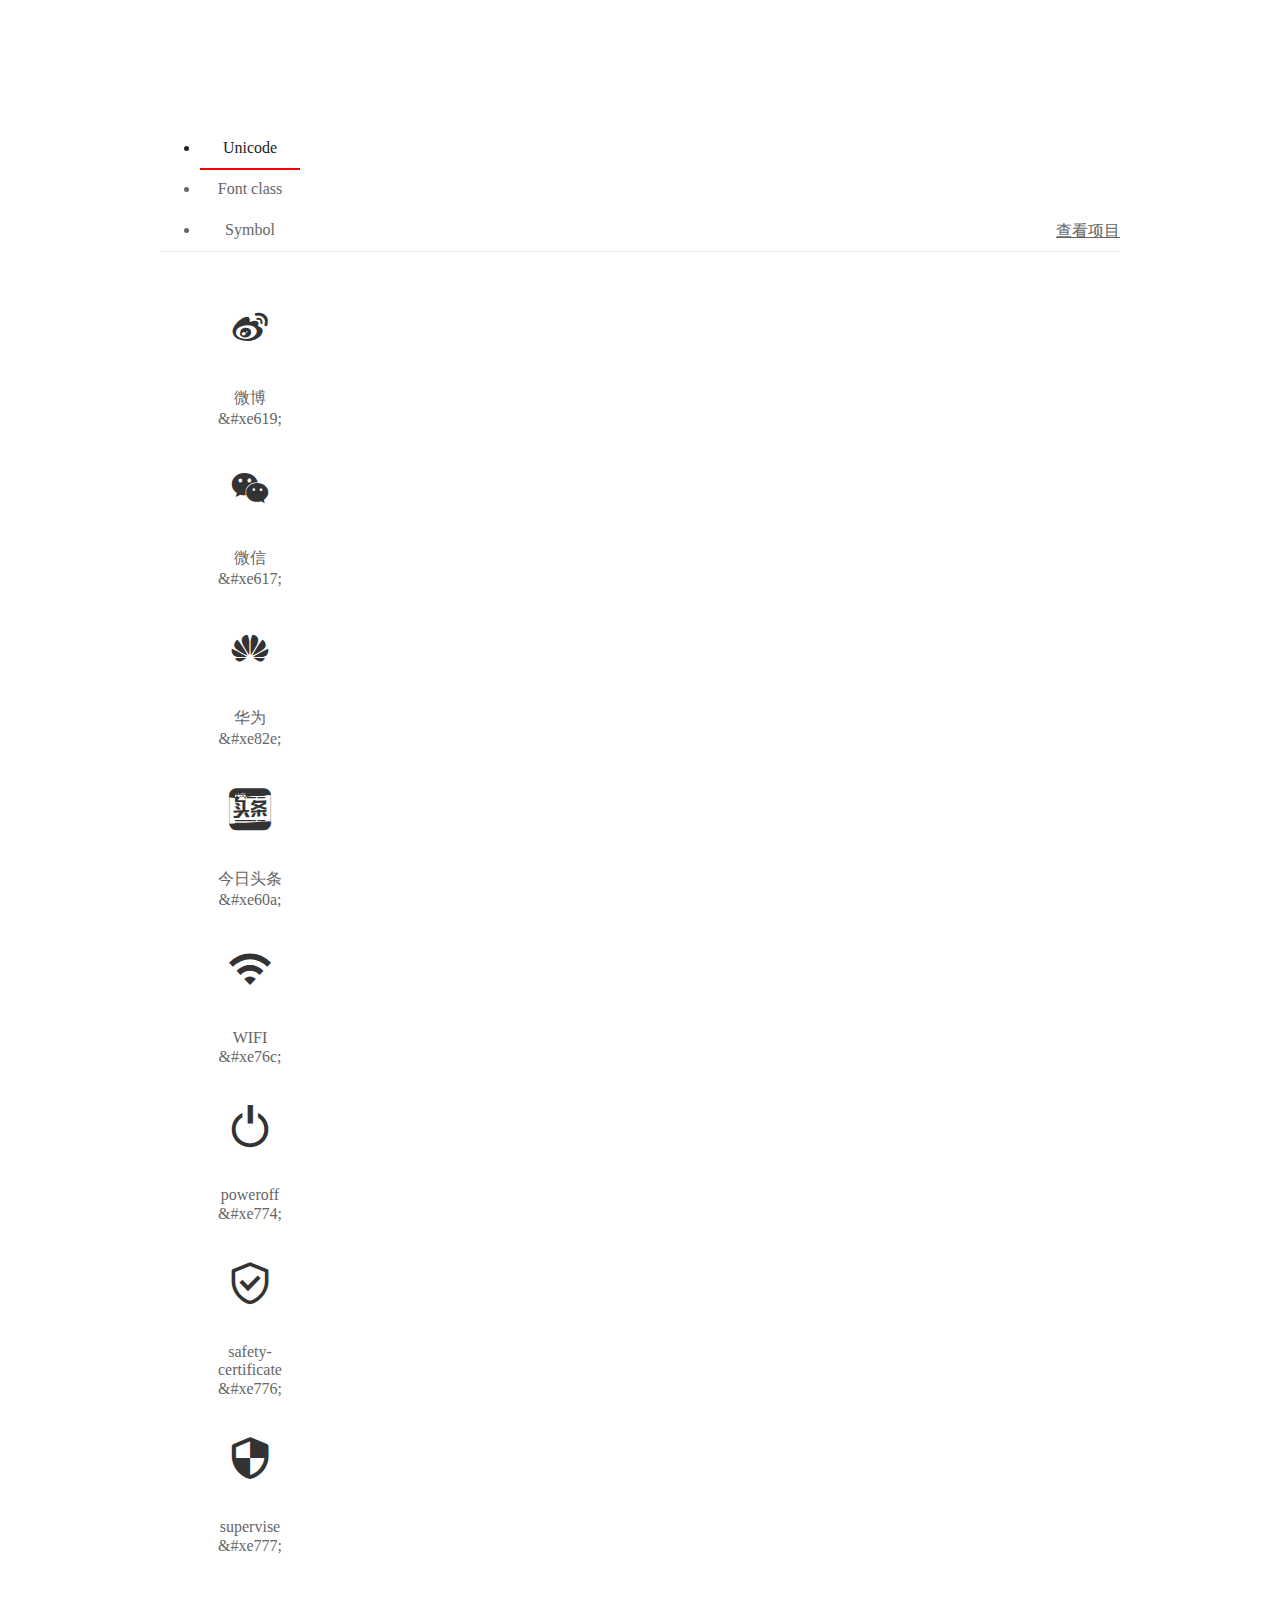
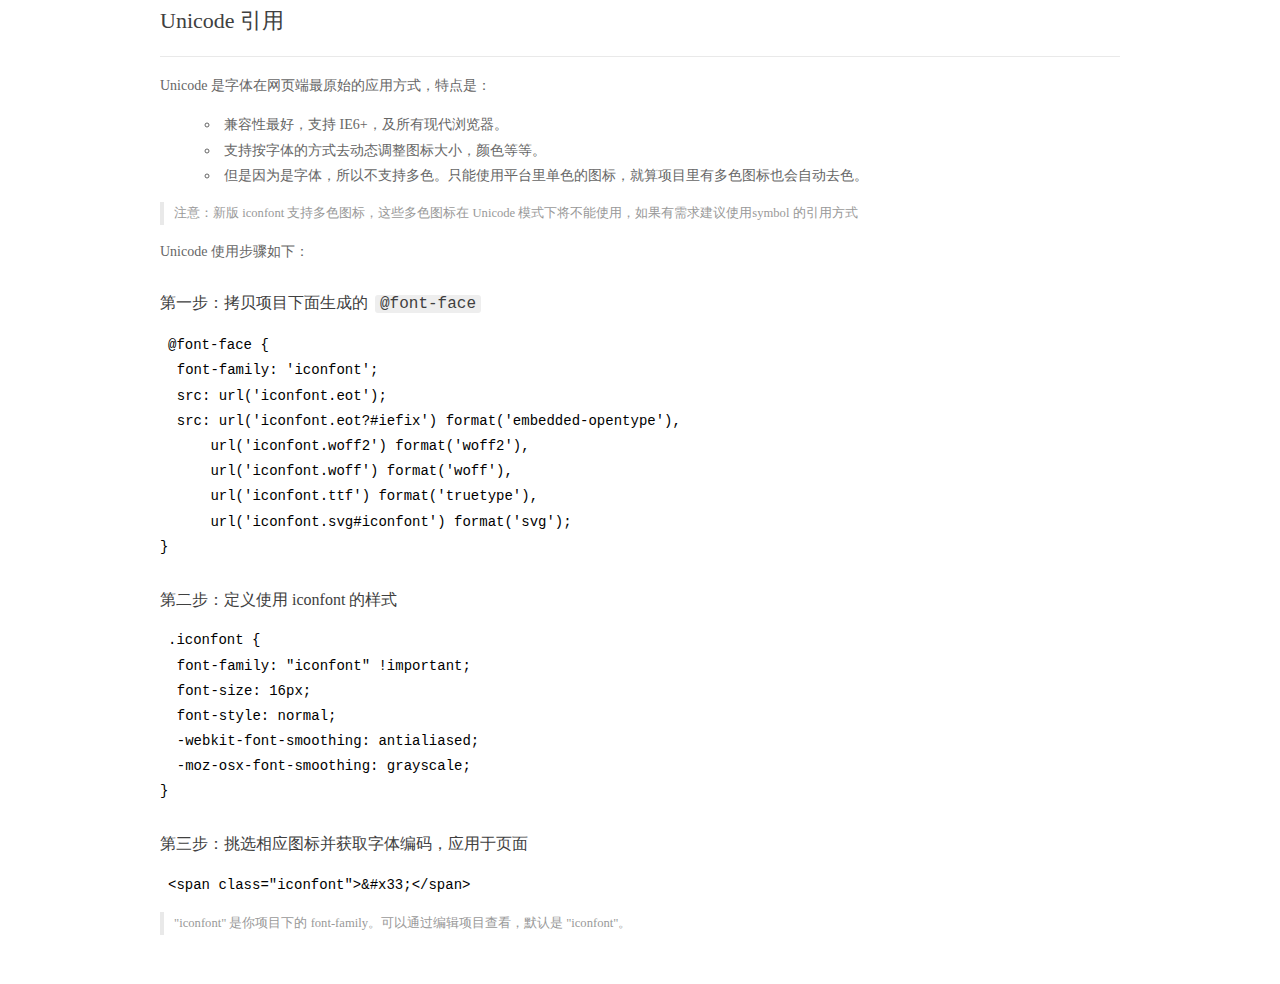
<file: font_1311539_0vfcvlvqyze/demo_index.html>
<!DOCTYPE html>
<html>
<head>
  <meta charset="utf-8"/>
  <title>IconFont Demo</title>
  <link rel="shortcut icon" href="https://gtms04.alicdn.com/tps/i4/TB1_oz6GVXXXXaFXpXXJDFnIXXX-64-64.ico" type="image/x-icon"/>
  <link rel="stylesheet" href="https://g.alicdn.com/thx/cube/1.3.2/cube.min.css">
  <link rel="stylesheet" href="demo.css">
  <link rel="stylesheet" href="iconfont.css">
  <script src="iconfont.js"></script>
  <!-- jQuery -->
  <script src="https://a1.alicdn.com/oss/uploads/2018/12/26/7bfddb60-08e8-11e9-9b04-53e73bb6408b.js"></script>
  <!-- 代码高亮 -->
  <script src="https://a1.alicdn.com/oss/uploads/2018/12/26/a3f714d0-08e6-11e9-8a15-ebf944d7534c.js"></script>
</head>
<body>
  <div class="main">
    <h1 class="logo"><a href="https://www.iconfont.cn/" title="iconfont 首页" target="_blank">&#xe86b;</a></h1>
    <div class="nav-tabs">
      <ul id="tabs" class="dib-box">
        <li class="dib active"><span>Unicode</span></li>
        <li class="dib"><span>Font class</span></li>
        <li class="dib"><span>Symbol</span></li>
      </ul>
      
      <a href="https://www.iconfont.cn/manage/index?manage_type=myprojects&projectId=1311539" target="_blank" class="nav-more">查看项目</a>
      
    </div>
    <div class="tab-container">
      <div class="content unicode" style="display: block;">
          <ul class="icon_lists dib-box">
          
            <li class="dib">
              <span class="icon iconfont">&#xe619;</span>
                <div class="name">微博</div>
                <div class="code-name">&amp;#xe619;</div>
              </li>
          
            <li class="dib">
              <span class="icon iconfont">&#xe617;</span>
                <div class="name">微信</div>
                <div class="code-name">&amp;#xe617;</div>
              </li>
          
            <li class="dib">
              <span class="icon iconfont">&#xe82e;</span>
                <div class="name">华为</div>
                <div class="code-name">&amp;#xe82e;</div>
              </li>
          
            <li class="dib">
              <span class="icon iconfont">&#xe60a;</span>
                <div class="name">今日头条</div>
                <div class="code-name">&amp;#xe60a;</div>
              </li>
          
            <li class="dib">
              <span class="icon iconfont">&#xe76c;</span>
                <div class="name">WIFI</div>
                <div class="code-name">&amp;#xe76c;</div>
              </li>
          
            <li class="dib">
              <span class="icon iconfont">&#xe774;</span>
                <div class="name">poweroff</div>
                <div class="code-name">&amp;#xe774;</div>
              </li>
          
            <li class="dib">
              <span class="icon iconfont">&#xe776;</span>
                <div class="name">safety-certificate</div>
                <div class="code-name">&amp;#xe776;</div>
              </li>
          
            <li class="dib">
              <span class="icon iconfont">&#xe777;</span>
                <div class="name">supervise</div>
                <div class="code-name">&amp;#xe777;</div>
              </li>
          
          </ul>
          <div class="article markdown">
          <h2 id="unicode-">Unicode 引用</h2>
          <hr>

          <p>Unicode 是字体在网页端最原始的应用方式，特点是：</p>
          <ul>
            <li>兼容性最好，支持 IE6+，及所有现代浏览器。</li>
            <li>支持按字体的方式去动态调整图标大小，颜色等等。</li>
            <li>但是因为是字体，所以不支持多色。只能使用平台里单色的图标，就算项目里有多色图标也会自动去色。</li>
          </ul>
          <blockquote>
            <p>注意：新版 iconfont 支持多色图标，这些多色图标在 Unicode 模式下将不能使用，如果有需求建议使用symbol 的引用方式</p>
          </blockquote>
          <p>Unicode 使用步骤如下：</p>
          <h3 id="-font-face">第一步：拷贝项目下面生成的 <code>@font-face</code></h3>
<pre><code class="language-css"
>@font-face {
  font-family: 'iconfont';
  src: url('iconfont.eot');
  src: url('iconfont.eot?#iefix') format('embedded-opentype'),
      url('iconfont.woff2') format('woff2'),
      url('iconfont.woff') format('woff'),
      url('iconfont.ttf') format('truetype'),
      url('iconfont.svg#iconfont') format('svg');
}
</code></pre>
          <h3 id="-iconfont-">第二步：定义使用 iconfont 的样式</h3>
<pre><code class="language-css"
>.iconfont {
  font-family: "iconfont" !important;
  font-size: 16px;
  font-style: normal;
  -webkit-font-smoothing: antialiased;
  -moz-osx-font-smoothing: grayscale;
}
</code></pre>
          <h3 id="-">第三步：挑选相应图标并获取字体编码，应用于页面</h3>
<pre>
<code class="language-html"
>&lt;span class="iconfont"&gt;&amp;#x33;&lt;/span&gt;
</code></pre>
          <blockquote>
            <p>"iconfont" 是你项目下的 font-family。可以通过编辑项目查看，默认是 "iconfont"。</p>
          </blockquote>
          </div>
      </div>
      <div class="content font-class">
        <ul class="icon_lists dib-box">
          
          <li class="dib">
            <span class="icon iconfont icon-weibo"></span>
            <div class="name">
              微博
            </div>
            <div class="code-name">.icon-weibo
            </div>
          </li>
          
          <li class="dib">
            <span class="icon iconfont icon-weixin"></span>
            <div class="name">
              微信
            </div>
            <div class="code-name">.icon-weixin
            </div>
          </li>
          
          <li class="dib">
            <span class="icon iconfont icon-huawei"></span>
            <div class="name">
              华为
            </div>
            <div class="code-name">.icon-huawei
            </div>
          </li>
          
          <li class="dib">
            <span class="icon iconfont icon-icon-test"></span>
            <div class="name">
              今日头条
            </div>
            <div class="code-name">.icon-icon-test
            </div>
          </li>
          
          <li class="dib">
            <span class="icon iconfont icon-WIFI"></span>
            <div class="name">
              WIFI
            </div>
            <div class="code-name">.icon-WIFI
            </div>
          </li>
          
          <li class="dib">
            <span class="icon iconfont icon-poweroff"></span>
            <div class="name">
              poweroff
            </div>
            <div class="code-name">.icon-poweroff
            </div>
          </li>
          
          <li class="dib">
            <span class="icon iconfont icon-safety-certificate"></span>
            <div class="name">
              safety-certificate
            </div>
            <div class="code-name">.icon-safety-certificate
            </div>
          </li>
          
          <li class="dib">
            <span class="icon iconfont icon-supervise"></span>
            <div class="name">
              supervise
            </div>
            <div class="code-name">.icon-supervise
            </div>
          </li>
          
        </ul>
        <div class="article markdown">
        <h2 id="font-class-">font-class 引用</h2>
        <hr>

        <p>font-class 是 Unicode 使用方式的一种变种，主要是解决 Unicode 书写不直观，语意不明确的问题。</p>
        <p>与 Unicode 使用方式相比，具有如下特点：</p>
        <ul>
          <li>兼容性良好，支持 IE8+，及所有现代浏览器。</li>
          <li>相比于 Unicode 语意明确，书写更直观。可以很容易分辨这个 icon 是什么。</li>
          <li>因为使用 class 来定义图标，所以当要替换图标时，只需要修改 class 里面的 Unicode 引用。</li>
          <li>不过因为本质上还是使用的字体，所以多色图标还是不支持的。</li>
        </ul>
        <p>使用步骤如下：</p>
        <h3 id="-fontclass-">第一步：引入项目下面生成的 fontclass 代码：</h3>
<pre><code class="language-html">&lt;link rel="stylesheet" href="./iconfont.css"&gt;
</code></pre>
        <h3 id="-">第二步：挑选相应图标并获取类名，应用于页面：</h3>
<pre><code class="language-html">&lt;span class="iconfont icon-xxx"&gt;&lt;/span&gt;
</code></pre>
        <blockquote>
          <p>"
            iconfont" 是你项目下的 font-family。可以通过编辑项目查看，默认是 "iconfont"。</p>
        </blockquote>
      </div>
      </div>
      <div class="content symbol">
          <ul class="icon_lists dib-box">
          
            <li class="dib">
                <svg class="icon svg-icon" aria-hidden="true">
                  <use xlink:href="#icon-weibo"></use>
                </svg>
                <div class="name">微博</div>
                <div class="code-name">#icon-weibo</div>
            </li>
          
            <li class="dib">
                <svg class="icon svg-icon" aria-hidden="true">
                  <use xlink:href="#icon-weixin"></use>
                </svg>
                <div class="name">微信</div>
                <div class="code-name">#icon-weixin</div>
            </li>
          
            <li class="dib">
                <svg class="icon svg-icon" aria-hidden="true">
                  <use xlink:href="#icon-huawei"></use>
                </svg>
                <div class="name">华为</div>
                <div class="code-name">#icon-huawei</div>
            </li>
          
            <li class="dib">
                <svg class="icon svg-icon" aria-hidden="true">
                  <use xlink:href="#icon-icon-test"></use>
                </svg>
                <div class="name">今日头条</div>
                <div class="code-name">#icon-icon-test</div>
            </li>
          
            <li class="dib">
                <svg class="icon svg-icon" aria-hidden="true">
                  <use xlink:href="#icon-WIFI"></use>
                </svg>
                <div class="name">WIFI</div>
                <div class="code-name">#icon-WIFI</div>
            </li>
          
            <li class="dib">
                <svg class="icon svg-icon" aria-hidden="true">
                  <use xlink:href="#icon-poweroff"></use>
                </svg>
                <div class="name">poweroff</div>
                <div class="code-name">#icon-poweroff</div>
            </li>
          
            <li class="dib">
                <svg class="icon svg-icon" aria-hidden="true">
                  <use xlink:href="#icon-safety-certificate"></use>
                </svg>
                <div class="name">safety-certificate</div>
                <div class="code-name">#icon-safety-certificate</div>
            </li>
          
            <li class="dib">
                <svg class="icon svg-icon" aria-hidden="true">
                  <use xlink:href="#icon-supervise"></use>
                </svg>
                <div class="name">supervise</div>
                <div class="code-name">#icon-supervise</div>
            </li>
          
          </ul>
          <div class="article markdown">
          <h2 id="symbol-">Symbol 引用</h2>
          <hr>

          <p>这是一种全新的使用方式，应该说这才是未来的主流，也是平台目前推荐的用法。相关介绍可以参考这篇<a href="">文章</a>
            这种用法其实是做了一个 SVG 的集合，与另外两种相比具有如下特点：</p>
          <ul>
            <li>支持多色图标了，不再受单色限制。</li>
            <li>通过一些技巧，支持像字体那样，通过 <code>font-size</code>, <code>color</code> 来调整样式。</li>
            <li>兼容性较差，支持 IE9+，及现代浏览器。</li>
            <li>浏览器渲染 SVG 的性能一般，还不如 png。</li>
          </ul>
          <p>使用步骤如下：</p>
          <h3 id="-symbol-">第一步：引入项目下面生成的 symbol 代码：</h3>
<pre><code class="language-html">&lt;script src="./iconfont.js"&gt;&lt;/script&gt;
</code></pre>
          <h3 id="-css-">第二步：加入通用 CSS 代码（引入一次就行）：</h3>
<pre><code class="language-html">&lt;style&gt;
.icon {
  width: 1em;
  height: 1em;
  vertical-align: -0.15em;
  fill: currentColor;
  overflow: hidden;
}
&lt;/style&gt;
</code></pre>
          <h3 id="-">第三步：挑选相应图标并获取类名，应用于页面：</h3>
<pre><code class="language-html">&lt;svg class="icon" aria-hidden="true"&gt;
  &lt;use xlink:href="#icon-xxx"&gt;&lt;/use&gt;
&lt;/svg&gt;
</code></pre>
          </div>
      </div>

    </div>
  </div>
  <script>
  $(document).ready(function () {
      $('.tab-container .content:first').show()

      $('#tabs li').click(function (e) {
        var tabContent = $('.tab-container .content')
        var index = $(this).index()

        if ($(this).hasClass('active')) {
          return
        } else {
          $('#tabs li').removeClass('active')
          $(this).addClass('active')

          tabContent.hide().eq(index).fadeIn()
        }
      })
    })
  </script>
</body>
</html>
</file>
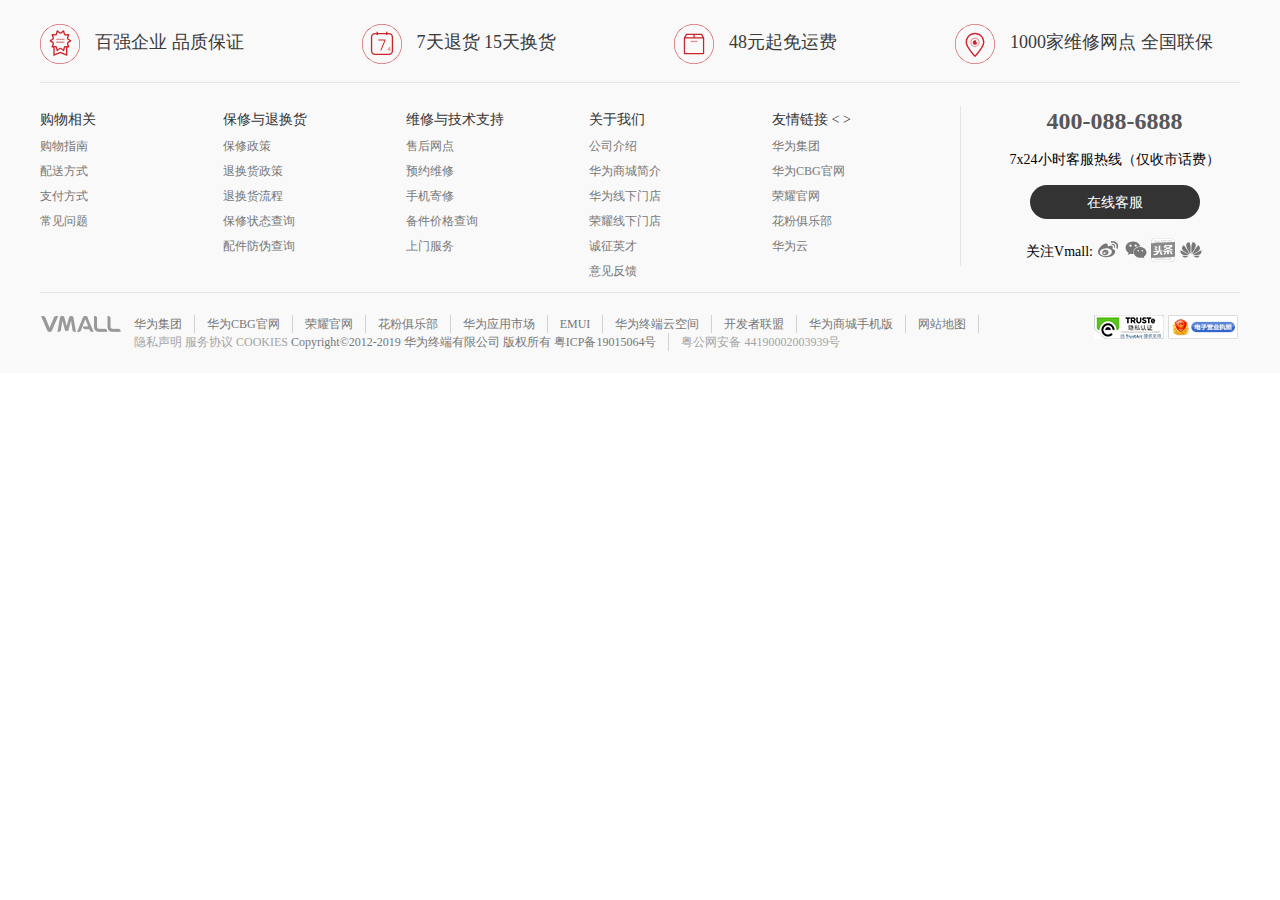
<file: html/bottom.html>
<!DOCTYPE html>
<html lang="en">
<head>
	<meta charset="UTF-8">
	<title>底部</title>
	<link rel="stylesheet" type="text/css" href="../css/page_bottom.css"/>
	<script src="../font_1311539_0vfcvlvqyze/iconfont.js"></script>
	<script src="../js/jquery-1.11.1.min.js"></script>
	<script src="../js/page_bottom.js"></script>
	<style>
		.icon {
		  width: 1em;
		  height: 1em;
		  vertical-align: -0.15em;
		  fill: currentColor;
		  overflow: hidden;
		}
		.icon-wechat:hover{
			color: lightgreen;
		}
		.icon-toutiao:hover{
			color: rgba(0, 0, 0,0.3);
		}

	</style>
</head>
<body>
	<div class="slogan-container">
		<div class="slogan">
			<ul class="clearfix">
				<li><a href="#"><span class="slogan-icon1"></span>百强企业 品质保证</a></li>
				<li><a href="#"><span class="slogan-icon2"></span>7天退货 15天换货</a></li>
				<li><a href="#"><span class="slogan-icon3"></span>48元起免运费</a></li>
				<li><a href="#"><span class="slogan-icon4"></span>1000家维修网点 全国联保</a></li>
			</ul>
		</div>
	</div>
	<div class="service-container">
		<div class="service clearfix">
			<div class="service-left">
				<dl>
					<dt>
						<p class="title">购物相关</p>
					</dt>
					<dd>
						<ol>
							 <li><a href="">购物指南</a></li>
		                     <li><a href="#">配送方式</a></li>
		                     <li><a href="#">支付方式</a></li>
		                     <li><a href="#">常见问题</a></li>
						</ol>
					</dd>
				</dl>
				<dl>
					<dt>
						<p class="title">保修与退换货</p>
					</dt>
					 <dd>
	                     <ol>
	                        <li><a href="#">保修政策</a></li>
	                        <li><a href="#">退换货政策</a></li>
	                        <li><a href="#">退换货流程</a></li>
	                        <li><a href="#">保修状态查询</a></li>
	                        <li><a href="#">配件防伪查询</a></li>
	                    </ol>
                	</dd>
				</dl>
				<dl>
					<dt>
						<p class="title">维修与技术支持</p>
					</dt>
					<dd>
						<ol>
							<li><a href="">售后网点</a></li>
							<li><a href="">预约维修</a></li>
							<li><a href="">手机寄修</a></li>
							<li><a href="">备件价格查询</a></li>
							<li><a href="">上门服务</a></li>
						</ol>
					</dd>
				</dl>
				<dl>
					<dt>
						<p class="title">关于我们</p>
					</dt>
					<dd>
						<ol>
							<li><a href="">公司介绍</a></li>
							<li><a href="">华为商城简介</a></li>
							<li><a href="">华为线下门店</a></li>
							<li><a href="">荣耀线下门店</a></li>
							<li><a href="">诚征英才</a></li>
							<li><a href="">意见反馈</a></li>
						</ol>
					</dd>
				</dl>
				<dl class="link-dl">
					<dt>
						<p class="title">
							友情链接
							<span id="left">&lt;</span>
							<span id="right">&gt;</span>
						</p>
					</dt>
					<dd class="link-dd clearfix">
						<ol>
							<li><a>华为集团</a></li>
							<li><a>华为CBG官网</a></li>
							<li><a>荣耀官网</a></li>
							<li><a>花粉俱乐部</a></li>
							<li><a>华为云</a></li>
						</ol>
						<ol>
							<li><a href="#">华为手机</a></li>
							<li><a href="#">优购物官网</a></li>
							<li><a href="#">智能电视</a></li>
							<li><a href="#">UC浏览器</a></li>
						</ol>
						<ol>
							<li><a href="">酷狗音乐</a></li>
							<li><a href="">百信手机网</a></li>
							<li><a href="">卡宝宝网</a></li>
							<li><a href="">多特软件下载</a></li>
						</ol>
					</dd>
				</dl>
			</div>
			<div class="service-right">
				<dl>
					<dt>400-088-6888</dt>
					<dd>7x24小时客服热线（仅收市话费）</dd>
					<dd><button>在线客服</button></dd>
					<dd class="focus-icon">关注Vmall:
						<a href="#">
							<svg class="icon" aria-hidden="true">
							  <use xlink:href="#icon-weibo"></use>
							</svg>
						</a>
						<a href="#" class="wechat-qrcode">
							<svg class="icon icon-wechat" aria-hidden="true">
							  <use xlink:href="#icon-weixin"></use>
							</svg>
							<span class="under-qrcode-box">
								<img src="../img/bottomImg/vmall-qrcode2.jpg" alt="qrcode" class="under-qrcode">
							</span>	
						</a>
						<a href="#">
							<svg class="icon icon-toutiao" aria-hidden="true">
							  <use xlink:href="#icon-icon-test"></use>
							</svg>
						</a>
						<a href="#">
							<svg class="icon" aria-hidden="true">
							  <use xlink:href="#icon-huawei"></use>
							</svg>
						</a>
					</dd>
				</dl>
			</div>
		</div>
	</div>
	<div class="footer-container">
		<div class="footer clearfix">
			<img src="../img/bottomImg/v-mall-logo.png" alt="" class="bottom-logo"/>
			<ul>
				<li>华为集团</li>
				<li>华为CBG官网</li>
				<li>荣耀官网</li>
				<li>花粉俱乐部</li>
				<li>华为应用市场</li>
				<li>EMUI</li>
				<li>华为终端云空间</li>
				<li>开发者联盟</li>
				<li>华为商城手机版</li>
				<li>网站地图</li>
				<li>
					<p>
						<a href="#">隐私声明</a>
						<a href="#"> 服务协议</a>
						<a href="#"> COOKIES</a>
						<span class="copyright">Copyright&copy;2012-2019 华为终端有限公司 版权所有 粤ICP备19015064号
						</span>
					</p>
				</li>
				<li>
					<a href="#">粤公网安备 44190002003939号</a>
				</li>
			</ul>
				<img src="../img/bottomImg/bottom-r1.jpg" alt="" class="bottom-right"/>
				<img src="../img/bottomImg/v-mall-r2.png" alt="" class="bottom-right"/>
		</div>
	</div>
	<script>
		var a = document.querySelector('.wechat-qrcode');
		a.onmouseover=function(){
			this.children[1].style.display = 'block';
		}
		a.onmouseout=function(){
			this.children[1].style.display = 'none';
		}
	</script>
</body>
</html>
</file>
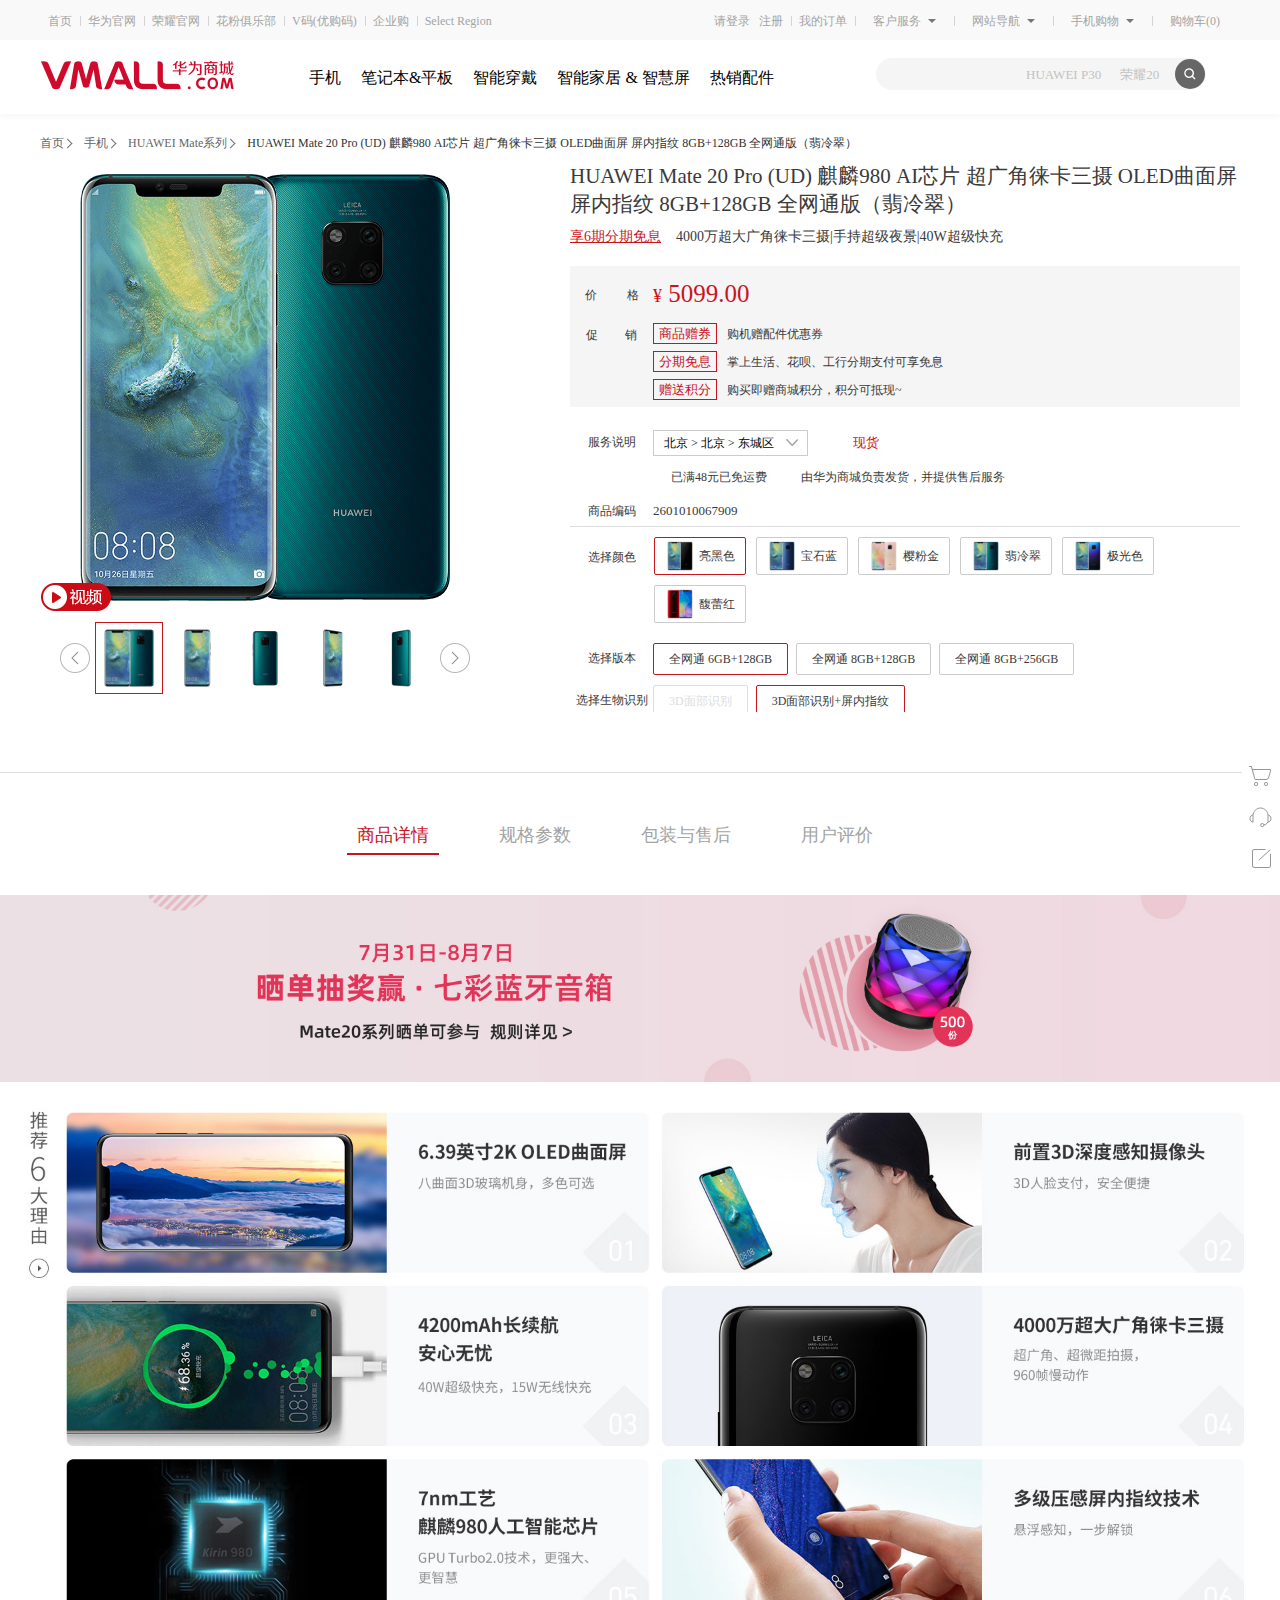
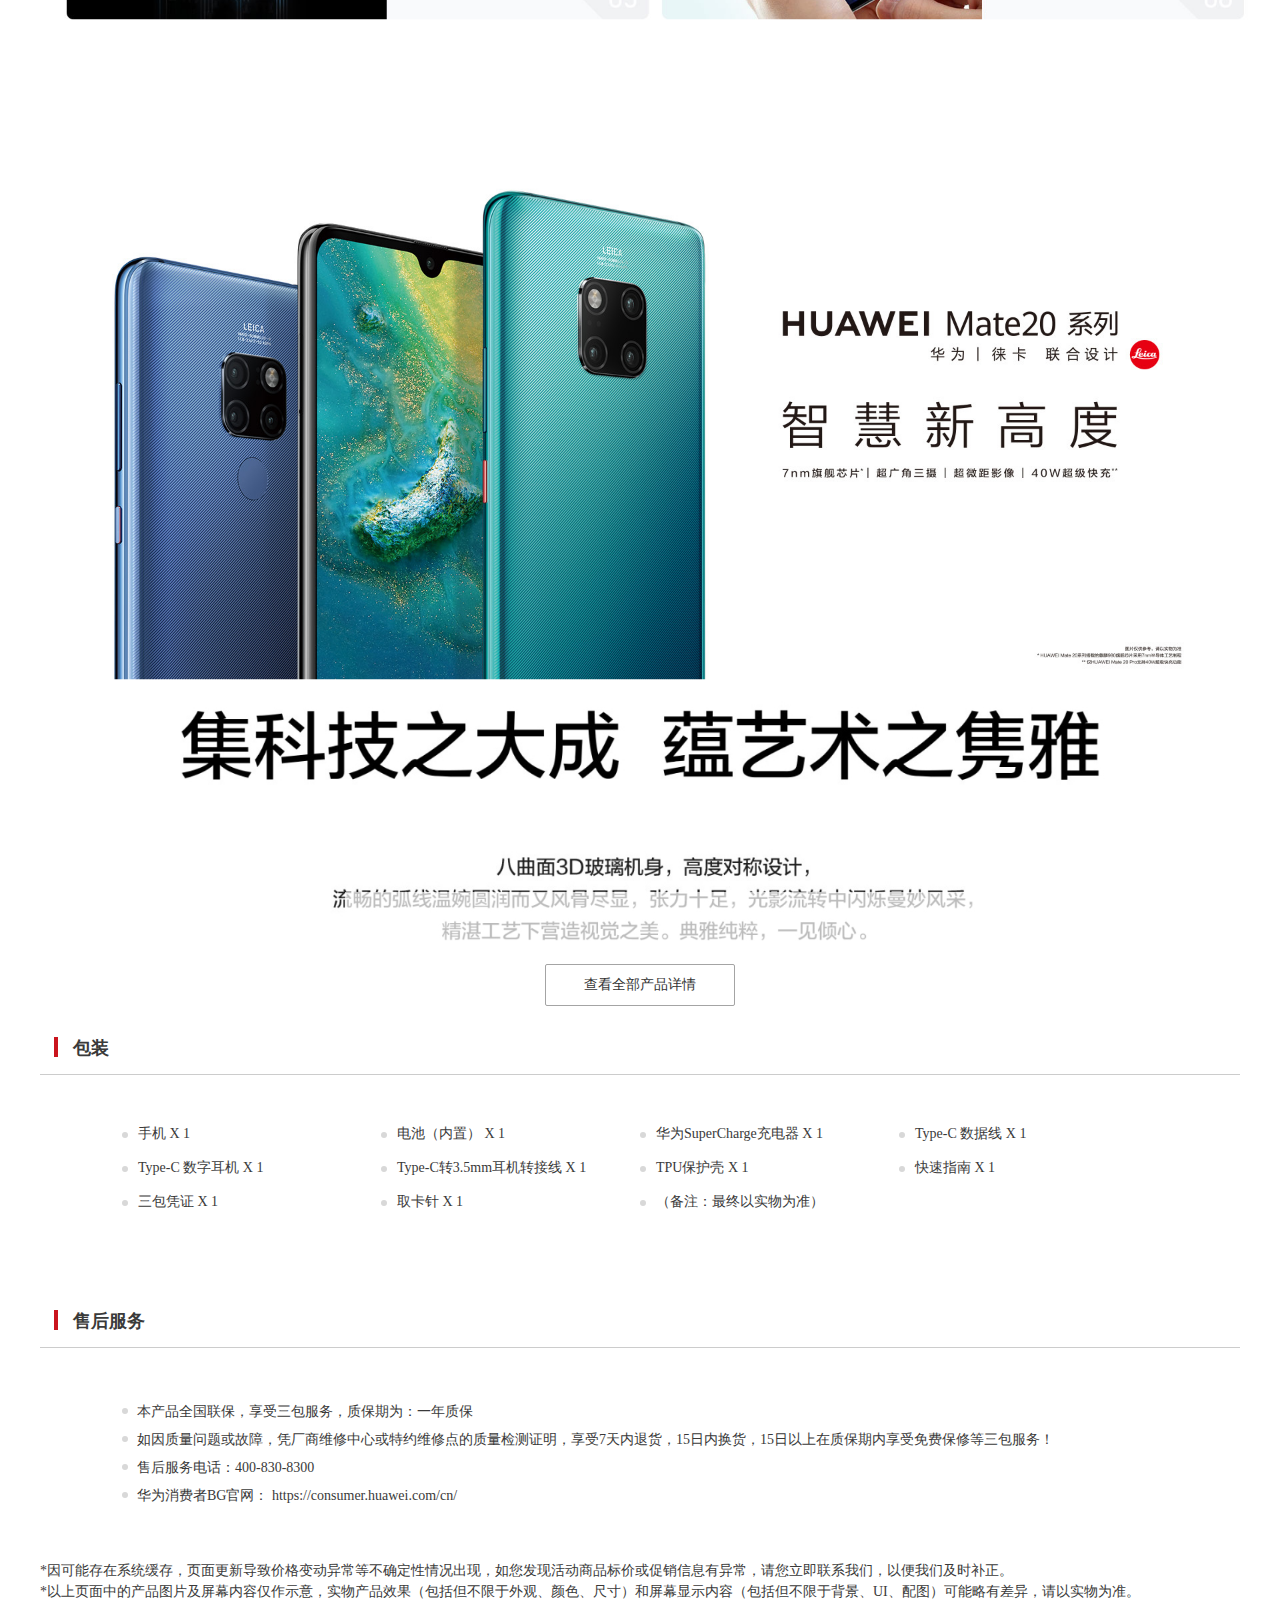
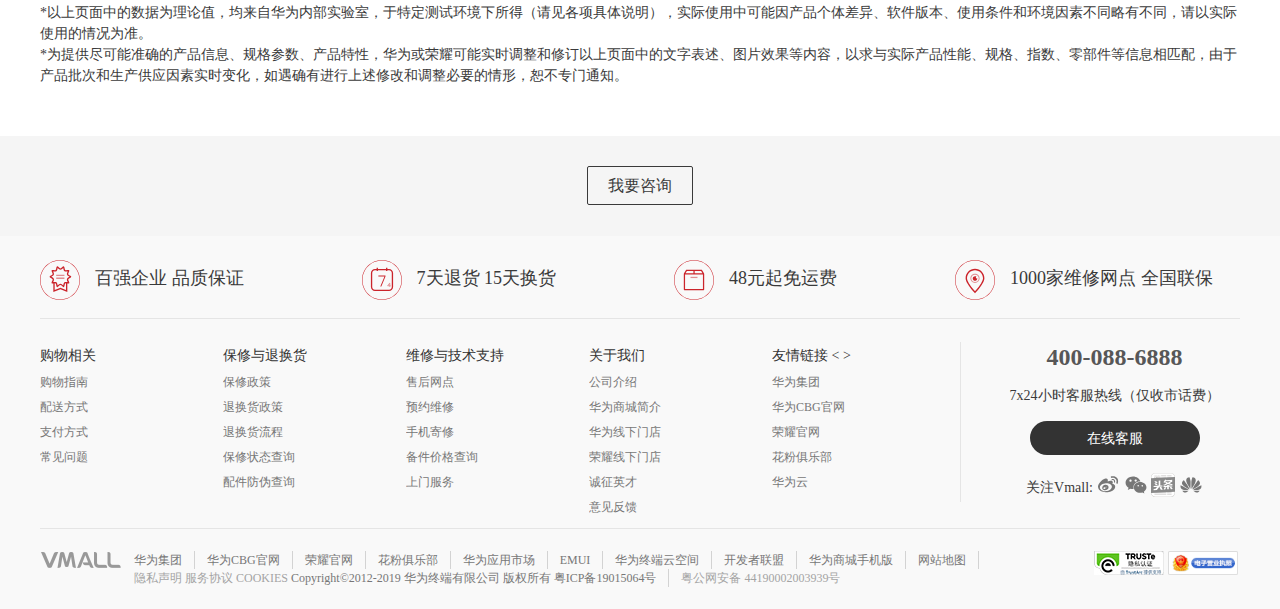
<file: html/goodsInfo.html>
<!DOCTYPE html>
<html lang="en">
    <head>
        <meta charset="UTF-8">
        <meta name="viewport" content="width=device-width, initial-scale=1.0">
        <meta http-equiv="X-UA-Compatible" content="ie=edge">
        <title> 【HUAWEI Mate 20 Pro】价格_参数_图片_怎么样 - 华为商城</title>
        <link rel="icon" href="../img/favicon.ico">
        <link rel="stylesheet" href="../css/style-vip.css">
        <link rel="stylesheet" href="../css/style-xq.css">
        <script src="../js/jquery-1.11.1.min.js"></script>
        <script src="../js/goods_info.js"></script>
        <script src="../js/page_bottom.js"></script>
        <link rel="stylesheet" href="../css/page_bottom.css">
        <script src="../font_1311539_0vfcvlvqyze/iconfont.js"></script>
    
    </head>
    <body>
        <header>
            <div class="shortcuts">
                <div class="layout">
                    <div class="shor_left">
                        <ul>
                            <li><a href="../index.html">首页</a></li>
                            <li><a href="#">华为官网</a></li>
                            <li><a href="#">荣耀官网</a></li>
                            <li><a href="#">花粉俱乐部</a></li>
                            <li><a href="#">V码(优购码)</a></li>
                            <li><a href="#">企业购</a></li>
                            <li><a href="#"> Select Region</a></li>
                        </ul>
                    </div>
                    <div class="shor_right">
                            <ul>
                                    <li><a href="login.html">  请登录 </a> <a href="register.html">&nbsp;&nbsp;注册</a></li>
                                    <li><a href="order.html">我的订单</a></li>
                                    <li><div class="s-dropdown"><div class="h"><a href="#" class="icon_dropdown">客户服务</a></div><div class="b">
                                        <div class="dropdown-more">
                                            <dl>
                                                <dt><a href="help_index.html">帮助中心</a></dt>
                                                <dt><a href="#">联系客服</a></dt>
                                            </dl>
                                        </div>
                                    </div></div></li>
                                    <li><div class="s-dropdown"><div class="h"><a href="#" class="icon_dropdown">网站导航</a></div><div class="b">
                                        <div class="dropdown-navs">
                                        <div class="dropdown-navs-icon">
                                            <a href="../index.html">商城首页</a>
                                        </div>
                                        <p><br /></p>
                                
                                            <dl>
                                                <dt>频道</dt>
                                                <dd>
                                                    <div class="item"><a href="vmallHuawei.html">华为专区</a></div>
                                                    <div class="item"><a href="#">荣耀专区 </a></div>
                                                    <div class="item"><a href="#">企业购</a></div>
                                                </dd>
                                            </dl>
                            
                                        
                                    
                                            <dl>
                                                <dt>产品</dt>
                                                <dd>
                                                    <div class="item"><a href="vmallList36.html">手机</a></div>
                                                    <div class="item"><a href="#">智能家居 </a></div>
                                                    <div class="item"><a href="#">平板&笔记本</a></div>
                                                    <div class="item"><a href="#">通用配件</a></div>
                                                    <div class="item"><a href="#">智能穿戴</a></div>
                                                    <div class="item"><a href="#">专属配件</a></div>
                                                    
                                                </dd>
                                            </dl>
                                
                                    
                        
                                            <dl>
                                                <dt>增值服务</dt>
                                                <dd>
                                                    <div class="item"><a href="recycle.html">以旧换新 </a></div>
                                                    <div class="item"><a href="#">礼品包装</a></div>
                                                    <div class="item"><a href="#">补购保障</a></div>
                                                    <div class="item"><a href="#">99元换电池</a></div>
                                                </dd>
                                            </dl>
                                
                        
                                            <dl>
                                                <dt>会员</dt>
                                                <dd>
                                                    <div class="item"><a href="vip_index.html">会员频道</a></div>
                    
                                                </dd>
                                            </dl>     
                                        </div>
                                    </div></div></li>
                                    <li><div class="s-dropdown"><div class="h"><a href="#" class="icon_dropdown">手机购物</a></div><div class="b">
                                        <div class="dropdown-code">
                                            <a href="#" class="rwm"><img src="../img/fei_img/rwm.jpg" alt="" width="90"></a>
                                            <div  class="cod-info">
                                                <h2>华为商城APP</h2>
                                                <p class="red">
                                                    新人专享好礼
                                                    <br>
                                                    最高5000积分
                                                </p>
                                                <span class="icon-andrid"></span>
                                            </div>
                                        </div>
                                        
                                        <div class="clear"></div>
                                        <hr>
                                        <div class="dropdown-code">
                                            <a href="#" class="rwm"><img src="../img/fei_img/rwm1.jpg" alt="" width="90"></a>
                                            <div  class="cod-info">
                                                <h2>华为商城公众号</h2>
                                                <p class="red">
                                                    微信扫一扫
                                                </p>
                                                <span class="icon-wechat"></span>
                                            </div>
                                        </div>
                                        <div class="clear"></div>
                                        <hr>
                                        <div class="dropdown-code">
                                            <a href="#" class="rwm"><img src="../img/fei_img/rwm2.jpg" alt="" width="90"></a>
                                            <div  class="cod-info">
                                                <h2>微信小程序</h2>
                                                <p class="red">
                                                    微信扫一扫
                                                </p>
                                                <span class="icon-wechat"></span>
                                            </div>
                                        </div>
                                        <div class="clear"></div>
                                    </div></li>
                                    
                                    <li><div class="s-dropdown"><div class="h"><a href="shopcart.html">购物车(0)</a></div><div class="b">
                                        <div class="dropdown-minicart">
                                            <p><span class="icon-minicart"></span></p>
                                            <p>您的购物车是空的，赶紧选购吧~</p>
                                        </div>
                                    </div></div></li>
                            </ul>
                    </div>
                    <div class="clear" ></div>
                </div>
            </div>
            <div class="nav-home" >
                <div class="layout clear">
                    <div class="left">
                        <div class="logo">
                            <img src="../img/fei_img/x9a6U8WW0bhrA7u0FIlY.png"width='205' height="36"  alt="">
                        </div>
                        <div class="naver">
                            <ul class="clearfix">
                                <ul class="naver-list">
                                <li class="naver-list-li"><a href="vmallList36.html" class="naver-list-a">手机</a>
                                    <div class=" naver-info">
                                            <div class="layout-naver-top">
                                            <div class="naver-top">
                                                <a href="javascript:;">全部手机</a>
                                                <a href="#" class="jiao"></a>
                                                <a href="#">荣耀</a>
                                                <a href="#">HUAWEI P系列</a>
                                                <a href="#">HUAWEI Mate系列</a>
                                                <a href="#">荣耀畅玩系列</a>
                                                <a href="#">HUAWEI nova系列</a>
                                                <a href="#">华为畅享系列</a>
                                                <a href="#">HUAWEI 麦芒系列</a>
                                                <a href="#">移动4G+专区</a>
                                            </div>
                                            <div class="naver-content">
                                                <ul class="naver-content-list">
                                                    <li>
                                                        <a href="#">
                                                            <p ><img src="../img/fei_img/naver-content-img.png" alt=""></p>
                                                            <p>HUAWEI nova 5i Pro</p>
                                                            <p class="red">¥2199</p>
                                                        </a>
                                                    </li>
                                                    <li>
                                                        <a href="#">
                                                            <p ><img src="../img/fei_img/naver-content-img1.png" alt=""></p>
                                                            <p>荣耀9X</p>
                                                            <p class="red">¥1399</p>
                                                        </a>
                                                    </li>
                                                    <li>
                                                        <a href="#">
                                                            <p ><img src="../img/fei_img/naver-content-img2.png" alt=""></p>
                                                            <p>HUAWEI P30 Pro</p>
                                                            <p class="red">¥5488</p>
                                                        </a>
                                                    </li>
                                                    <li>
                                                        <a href="#">
                                                            <p ><img src="../img/fei_img/naver-content-img3.png" alt=""></p>
                                                            <p>荣耀20</p>
                                                            <p class="red">¥2699</p>
                                                        </a>
                                                    </li>
                                                    <li>
                                                            <a href="#">
                                                                <p ><img src="../img/fei_img/naver-content-img4.png" alt=""></p>
                                                                <p>HUAWEI P30</p>
                                                                <p class="red">¥3988</p>
                                                            </a>
                                                        </li>
                                                    <li>
                                                        <a href="#">
                                                            <p ><img src="../img/fei_img/naver-content-img5.png" alt=""></p>
                                                            <p>荣耀20i</p>
                                                            <p class="red">¥1399</p>
                                                        </a>
                                                    </li>
                                                </ul>
                                            </div>
                                            </div>
                                        </div>
                                </li>
                                <li class="naver-list-li"><a href="#" class="naver-list-a">笔记本&平板</a>
                                    <div class=" naver-info">
                                            <div class="layout-naver-top">
                                            <div class="naver-top">
                                                <a href="#">全部笔记本 & 平板</a>
                                                <a href="#" class="jiao"></a>
                                                <a href="#">平板电脑</a>
                                                <a href="#">笔记本电脑</a>
                                                <a href="#">笔记本配件</a>
                                            </div>
                                            <div class="naver-content">
                                                <ul class="naver-content-list">
                                                    <li>
                                                        <a href="#">
                                                            <p ><img src="../img/fei_img/142_142_1563869539329mp.png" alt=""></p>
                                                            <p>荣耀 MagicBook Pro   </p>
                                                            <p class="red">¥5499</p>
                                                        </a>
                                                    </li>
                                                    <li>
                                                        <a href="#">
                                                            <p ><img src="../img/fei_img/142_142_1560758954741mp.png" alt=""></p>
                                                            <p>华为平板 M6 10英寸</p>
                                                            <p class="red">¥2299</p>
                                                        </a>
                                                    </li>
                                                    <li>
                                                        <a href="#">
                                                            <p ><img src="../img/fei_img/142_142_1554717442802mp.png" alt=""></p>
                                                            <p>荣耀MagicBook</p>
                                                            <p class="red">¥4299</p>
                                                        </a>
                                                    </li>
                                                    <li>
                                                        <a href="#">
                                                            <p ><img src="../img/fei_img/142_142_1555752034219mp.png" alt=""></p>
                                                            <p>HUAWEI MateBook X Pro</p>
                                                            <p class="red">¥8999</p>
                                                        </a>
                                                    </li>
                                                    <li>
                                                            <a href="#">
                                                                <p ><img src="../img/fei_img/142_142_1539243364035mp.png" alt=""></p>
                                                                <p>荣耀平板5 10.1英寸</p>
                                                                <p class="red">¥1199</p>
                                                            </a>
                                                        </li>
                                                    <li>
                                                        <a href="#">
                                                            <p ><img src="../img/fei_img/142_142_1555751874478mp.png" alt=""></p>
                                                            <p>HUAWEI MateBook 14</p>
                                                            <p class="red">¥5999</p>
                                                        </a>
                                                    </li>
                                                </ul>
                                            </div>
                                            </div>
                                        </div>
                                </li>
                                <li class="naver-list-li"><a href="#" class="naver-list-a">智能穿戴</a>
                                    <div class=" naver-info">
                                            <div class="layout-naver-top">
                                            <div class="naver-top">
                                                <a href="#">全部智能穿戴</a>
                                                <a href="#" class="jiao"></a>
                                                <a href="#">手环</a>
                                                <a href="#">手表</a>
                                                <a href="#">VR</a>
                                            </div>
                                            <div class="naver-content">
                                                <ul class="naver-content-list">
                                                    <li>
                                                        <a href="#">
                                                            <p ><img src="../img/fei_img/142_142_1553502823158mp.png" alt=""></p>
                                                            <p>HUAWEI WATCH GT</p>
                                                            <p class="red">¥1488</p>
                                                        </a>
                                                    </li>
                                                </ul>
                                            </div>
                                            </div>
                                        </div>
                                </li>
                                <li class="naver-list-li"><a href="#" class="naver-list-a">智能家居 & 智慧屏</a>
                                    <div class=" naver-info">
                                            <div class="layout-naver-top">
                                            <div class="naver-top">
                                                <a href="#">全部智能家居 & 智慧屏</a>
                                                <a href="#" class="jiao"></a>
                                                <a href="#">智慧屏</a>
                                                <a href="#">路由器</a>
                                                <a href="#">照明</a>
                                                <a href="#">电视盒子</a>
                                                <a href="#">清洁</a>
                                                <a href="#">子母/分布式路由</a>
                                                <a href="#">电力猫/wifi放大器</a>
                                                <a href="#">移动路由</a>
                                                <a href="#">节能</a>
                                                <a href="#">环境</a>
                                                <a href="#">安防</a>
                                                <a href="#">健康</a>
                                                <a href="#">厨电</a>
                                                <a href="#">影音</a>
                                                <a href="#">卫浴</a>
                                                <a href="#">其他</a>                                                                           
                                            </div>
                                            <div class="naver-content">
                                                <ul class="naver-content-list">
                                                    <li>
                                                        <a href="#">
                                                            <p ><img src="../img/fei_img/142_142_1554109398579mp.png" alt=""></p>
                                                            <p>华为路由 Q2 Pro </p>
                                                            <p class="red">¥769</p>
                                                        </a>
                                                    </li>
                                                </ul>
                                            </div>
                                            </div>
                                        </div>
                                </li>
                                <li class="naver-list-li"><a href="#" class="naver-list-a">热销配件</a>
                                    <div class=" naver-info">
                                            <div class="layout-naver-top">
                                            <div class="naver-top">
                                                <a href="#">全部热销配件</a>
                                                <a href="#" class="jiao"></a>
                                                <a href="#">保护壳</a>
                                                <a href="#">移动电源</a>
                                                <a href="#">耳机</a>
                                                <a href="#">保护套</a>
                                                <a href="#">贴膜</a>
                                                <a href="#">音箱</a>
                                                <a href="#">自拍杆/支架</a>
                                                <a href="#">充电器/线材</a>
                                                <a href="#">U盘/存储卡</a>
                                                <a href="#">摄像机/镜头</a>
                                                <a href="#">生活周边</a>
                                                <a href="#">盒子专属配件</a>
                                                <a href="#">触控笔/取卡针</a>                          
                                            </div>
                                            <div class="naver-content">
                                                <ul class="naver-content-list">
                                                    <li>
                                                        <a href="#">
                                                            <p ><img src="../img/fei_img/142_142_1540862995742mp.png" alt=""></p>
                                                            <p>荣耀FlyPods无线耳机 </p>
                                                            <p class="red">¥799</p>
                                                        </a>
                                                    </li>
                                                </ul>
                                            </div>
                                            </div>
                                        </div>
                                </li>
                                
                                </ul>
                            </ul>
                        </div>
                    </div>
                    <div class="right">
                        <div class="search-form">
                            <form action="#" onsubmit="return false">
                                <input type="text" maxlength="100" class="text">
                                <input type="submit" value="搜索" class="button">
                            </form>
                        </div>
                        <div class="search-key">
                            <div class="searchBar-key">
                                <a href="#">HUAWEI P30</a>
                                <a href="#">荣耀20</a>
                            </div>
                        </div>
                    </div>
                </div>
            </div>    
        </header>
        <div class="content">
            <div class="layout">
            <div class="content-top">
            <div class="content-top-nav">
                <a href="../index.html">首页</a>
                <a href="#">手机</a>
                <a href="#">HUAWEI Mate系列</a>
                <span>HUAWEI Mate 20 Pro (UD) 麒麟980 AI芯片 超广角徕卡三摄 OLED曲面屏 屏内指纹 8GB+128GB 全网通版（翡冷翠）</span>
            </div>
            <div class="content-left">
                <div class="show">
                        <img src="../img/fei_img/show-max.png" alt="" class="active-img">
                        <img src="../img/fei_img/show-max1.png" alt="">
                        <img src="../img/fei_img/show-max-2.png" alt="">
                        <img src="../img/fei_img/show-max-3.png" alt="">
                        <img src="../img/fei_img/show-max-4.png" alt="">
                        <a href="#" class="video"></a>
                        <div class="show-chunk"></div>
                        <div class="magnify magnify-bg"></div> 
                </div>
                
                <div class="lun">
                    <div class="lun-show">
                            <ul class="content-left-list">
                                <li class="active"><img src="../img/fei_img/show-min.png" alt=""></li>
                                <li><img src="../img/fei_img/show-min1.png" alt=""></li>
                                <li><img src="../img/fei_img/show-min2.png" alt=""></li>
                                <li><img src="../img/fei_img/show-min3.png" alt=""></li>
                                <li><img src="../img/fei_img/show-min4.png" alt=""></li>
                                <li><img src="../img/fei_img/show-min5.png" alt=""></li>
                                <li><img src="../img/fei_img/show-min6.png" alt=""></li>
                                <li><img src="../img/fei_img/show-min7.png" alt=""></li>
                            </ul>
                    </div>
                        <a href="javascript:;" class="lun-btn-left btn"></a>
                        <a href="javascript:;" class="lun-btn-rigth btn"></a>
                </div>
                
            </div>
            <div class="content-rigth">
                <div class="content-rigth-header">
                    <h1>HUAWEI Mate 20 Pro (UD) 麒麟980 AI芯片 超广角徕卡三摄 OLED曲面屏 屏内指纹 8GB+128GB 全网通版（翡冷翠）</h1>
                    <a href="#" class="red-font">享6期分期免息</a><span>4000万超大广角徕卡三摄|手持超级夜景|40W超级快充</span>
                </div>
                <div class="content-right-info">
                    <label>价 &nbsp;&nbsp;&nbsp;&nbsp;&nbsp;&nbsp;&nbsp;&nbsp; 格</label>
                    <span class="price"> <em>¥</em> 5099.00</span>
                    <div style="clear: both;"></div>
                    <div class="promotion">
                            <label>促 &nbsp;&nbsp;&nbsp;&nbsp;&nbsp;&nbsp;&nbsp;&nbsp;销</label><span class="one"> <em class="tag">商品赠券</em>购机赠配件优惠券</span>
                            <p><span class="one"> <em class="tag">分期免息</em>掌上生活、花呗、工行分期支付可享免息 </span></p>
                            <p><span class="one"> <em class="tag">赠送积分</em>购买即赠商城积分，积分可抵现~</span></p>
                    </div>
                    
                    </div>
                    <div class="content-right-middle">
                        <label> 服务说明</label>
                        <div class="f1">
                                <a href="#">北京 > 北京 > 东城区
                                        <div class="place">
                                            <dl>
                                                <dt><strong>选择新地址</strong></dt>
                                                <dd class="val-1 ">北京</dd>
                                                <dd class="val-2 ">请选择</dd>
                                                <dd class="val-3 ">请选择</dd>
                                            </dl>
                                            <div class="val-1-value">
                                                    <table  width="100%">
                                                        <tbody>
                                                            <tr>
                                                                <td>北京</td>
                                                                <td>安徽</td>
                                                                <td>福建</td>
                                                                <td>甘肃</td>
                                                            </tr>
                                                            <tr>
                                                                <td>广东</td>
                                                                <td>广西</td>
                                                                <td>贵州</td>
                                                                <td>海南</td>
                                                                </tr>    
                                                            </tbody>   
                                                        </tbody>
                                                    </table>
                                                </div>
                                        </div>
                                </a>  &nbsp; &nbsp; &nbsp; &nbsp; &nbsp; &nbsp;  <span class="red">现货</span>
                            
                                <ul>
                                    <li class="fonts">已满48元已免运费</li>
                                    <li class="fonts">由华为商城负责发货，并提供售后服务</li>
                                </ul>
                        </div>
                        <label> 商品编码</label><span class="sum">2601010067909</span>
                    <hr  style="border:0;background-color:#ddd;height:1px"/>
                    <div class="pro-skus">
                            <label>选择颜色</label>
                            <ul class="color-sj">
                                <li class="active-color">
                                <a href="#">
                                <img src="../img/fei_img/40_40_1539222514790mp.png" alt="">
                                <p><span>亮黑色</span></p>
                                </a>
                                </li>
                                <li >
                                    <a href="#">
                                    <img src="../img/fei_img/40_40_1542771772519mp.png" alt="">
                                    <p><span>宝石蓝</span></p>
                                    </a>
                                </li>
                                <li >
                                        <a href="#">
                                        <img src="../img/fei_img/40_40_1539242539120mp.png" alt="">
                                        <p><span>樱粉金</span></p>
                                        </a>
                                </li>
                                <li >
                                        <a href="#">
                                        <img src="../img/fei_img/40_40_1542772096289mp.png" alt="">
                                        <p><span>翡冷翠</span></p>
                                        </a>
                                </li>
                                <li >
                                        <a href="#">
                                        <img src="../img/fei_img/40_40_1539242708177mp.png" alt="">
                                        <p><span>极光色</span></p>
                                        </a>
                                </li>
                                <li >
                                        <a href="#">
                                        <img src="../img/fei_img/40_40_1546486249080mp.png" alt="">
                                        <p><span>馥蕾红</span></p>
                                        </a>
                                </li>                                                                    
                        </ul>
                    </div>
                    <label> 选择版本</label>
                    <p class="font-text"><span class="active-font-color">全网通 6GB+128GB</span> <span>全网通 8GB+128GB</span> <span>全网通 8GB+256GB</span></p>
                    <label > 选择生物识别</label>
                    <p class="font-text"><span class="disableds">3D面部识别</span> <span class="active-font-color">3D面部识别+屏内指纹</span></p>
                    <label > 选择套餐</label>
                    <p class="font-text"><span class="active-font-color">官方标配</span> </p>
                    <label > 增值业务</label>
                    <p class="font-text"><span >无增值服务</span><span  class="active-font-color">礼品包装服务</span><a href="#" class="lianjei">了解详情></a></p>
                    <label > 保障服务</label>
                    <p class="font-text"><span  class="active-font-color">华为无忧服务&nbsp; ￥969 </span><span>碎屏(含后盖)服务宝1年&nbsp;  ￥299</span>  <span>延长服务宝1年&nbsp;  ￥218</span></p>
                    <label > 推荐</label>
                    <p class="font-text font-txt">
                        <span>HUAWEI Mate 20</span><span>HUAWEI Mate 20 X</span><span>HUAWEI Mate 20 Pro 潜水保护壳</span><span>华为无线充电器（Max 15W）</span>
                        
                        </p>
                        <label > 已选择商品:</label>  
                    <p class="yx"><span>翡冷翠 / 全网通 8GB+256GB / 3D面部识别+屏内指纹 / 官方标配 </span></p> 
                    <div class="buy">
                            <input type="text" value="1" >
                            <div class="buy-btn">
                                    <a href="javascript:;" class="btn-a">+</a>
                                    <a href="javascript:;" class="btn-a">-</a>
                            </div>
                            <a href="shopcart2.html" class=" both">加入购物车</a>
                            <a href="#" class=" both">立即下单</a>
                    </div>
                    
                    </div>
                </div>
            </div>
            </div>
            <hr  style="border:0;background-color:#ddd;height:1px"/>
            <div class="particulars">
                <nav class="nav-particulars">
                    <ul class="particulars-nav">
                        <li class="active-font skip">商品详情</li>
                        <li>规格参数</li>
                        <li class="skip1">包装与售后</li>
                        <li>用户评价</li>
                    </ul>
                </nav>
                <p  class="skips"><a href="#"><img src="../img/fei_img/201907310848582161669.jpg" alt=""></a></p>
                <p><img src="../img/fei_img/201904241008359453261.jpg" alt=""></p>
                <p><img src="../img/fei_img/20190325104207022934.jpg" alt=""></p>
                <p class="hide-img"> <a href="javascript:;" class="btn-hide">查看全部产品详情</a> <a href="#" class="firsts"></a><a href="#" class="lasts"></a></p>
                <div class="hide">
                        <p><img src="../img/fei_img/20190325104207026259.jpg" alt=""></p>
                        <p><img src="../img/fei_img/20190325104207025997.jpg" alt=""></p>
                        <p><img src="../img/fei_img/201903251042073868921.jpg" alt=""></p>
                        <p><img src="../img/fei_img/201903251042079221676.jpg" alt=""></p>
                        <p><img src="../img/fei_img/201903251042078774714.jpg" alt=""></p>
                        <p><img src="../img/fei_img/201903251042079565272.jpg" alt=""></p>
                        <p><img src="../img/fei_img/201903251042084642022.jpg" alt=""></p>
                        <p><img src="../img/fei_img/201903251042085036869.jpg" alt=""></p>
                        <p><img src="../img/fei_img/201903251042085706206.jpg" alt=""></p>
                        <p><img src="../img/fei_img/201903251042088277171.jpg" alt=""></p>
                        <p><img src="../img/fei_img/201903251042089375650.jpg" alt=""></p>
                        <p><img src="../img/fei_img/201903251042089802391.jpg" alt=""></p>
                        <p><img src="../img/fei_img/201903251042091768094.jpg" alt=""></p>
                        <p><img src="../img/fei_img/201903251042092641185.jpg" alt=""></p>
                        <p><img src="../img/fei_img/201903251042092858442.jpg" alt=""></p>
                        <p><img src="../img/fei_img/201903251042093226858.jpg" alt=""></p>
                        <p><img src="../img/fei_img/201903251042095918467.jpg" alt=""></p>
                        <p><img src="../img/fei_img/201903251042096592125.jpg" alt=""></p>
                        <p><img src="../img/fei_img/201903271718069467915.jpg" alt=""></p>
                        <p><img src="../img/fei_img/201903251042097818264.jpg" alt=""></p>
                        <p><img src="../img/fei_img/201903251042101573992.jpg" alt=""></p>
                        <p><img src="../img/fei_img/20190325104210792719.jpg" alt=""></p>
                        <p><img src="../img/fei_img/201904171821553247304.jpg" alt=""></p>
                        <p><img src="../img/fei_img/201903251042103656106.jpg" alt=""></p>
                        <p><img src="../img/fei_img/201903251042104402912.jpg" alt=""></p>
                        <p><img src="../img/fei_img/201903251042104006205.jpg" alt=""></p>
                        <p><a href="#"><img src="../img/fei_img/201810300956018768201.jpg" alt=""></a></p>
                        <p><img src="../img/fei_img/201907290853286612389.jpg" alt=""></p>        
                </div>
                <div class="show-img"><a href="javascript:;" class="btn-show">收起全部产品详情</a></div>
                <div class="layout">
                    <h2 class="product-title">包装</h2>
                    <div class="product-box">
                        <ul>
                            <li>手机 X 1</li>
                            <li>电池（内置） X 1</li>
                            <li>华为SuperCharge充电器 X 1</li>
                            <li>Type-C 数据线 X 1</li>
                            <li>Type-C 数字耳机 X 1</li>
                            <li>Type-C转3.5mm耳机转接线 X 1</li>
                            <li>TPU保护壳 X 1</li>
                            <li>快速指南 X 1</li>
                            <li>三包凭证 X 1</li>
                            <li>取卡针 X 1</li>
                            <li>（备注：最终以实物为准）</li>
                        </ul>
                    </div>
                    <div class="product-box1">
                        <h2 class="product-title">售后服务</h2>
                        <ul>
                            <li>本产品全国联保，享受三包服务，质保期为：一年质保</li>
                            <li>如因质量问题或故障，凭厂商维修中心或特约维修点的质量检测证明，享受7天内退货，15日内换货，15日以上在质保期内享受免费保修等三包服务！</li>
                            <li>售后服务电话：400-830-8300</li>
                            <li>华为消费者BG官网： https://consumer.huawei.com/cn/</li>
                        </ul>
                    </div>
                    <nav class="nav-ul">
                        <ul>
                            <li>*因可能存在系统缓存，页面更新导致价格变动异常等不确定性情况出现，如您发现活动商品标价或促销信息有异常，请您立即联系我们，以便我们及时补正。</li>
                            <li>*以上页面中的产品图片及屏幕内容仅作示意，实物产品效果（包括但不限于外观、颜色、尺寸）和屏幕显示内容（包括但不限于背景、UI、配图）可能略有差异，请以实物为准。</li>
                            <li>*以上页面中的数据为理论值，均来自华为内部实验室，于特定测试环境下所得（请见各项具体说明），实际使用中可能因产品个体差异、软件版本、使用条件和环境因素不同略有不同，请以实际使用的情况为准。</li>
                            <li>*为提供尽可能准确的产品信息、规格参数、产品特性，华为或荣耀可能实时调整和修订以上页面中的文字表述、图片效果等内容，以求与实际产品性能、规格、指数、零部件等信息相匹配，由于产品批次和生产供应因素实时变化，如遇确有进行上述修改和调整必要的情形，恕不专门通知。</li>
                        </ul>
                    </nav>
                
                
                    
                </div>
                <div class="bg-gray">
                        <a href="#">我要咨询</a>
                </div>

            </div>
        </div>
        <div class="dom-right-btn">
            <a href="shopcart.html" class="shop"><i>购物车</i></a>
            <a href="#" class="services"><i>在线客服</i></a>
            <a href="#" class="feedback"> <i>意见反馈</i> </a>
            <a href="javascript:;" class="to-top"> <i>返回顶部</i></a>
        </div>
        <div class="slogan-container">
            <div class="slogan">
                <ul class="clearfix">
                    <li><a href="#"><span class="slogan-icon1"></span>百强企业 品质保证</a></li>
                    <li><a href="#"><span class="slogan-icon2"></span>7天退货 15天换货</a></li>
                    <li><a href="#"><span class="slogan-icon3"></span>48元起免运费</a></li>
                    <li><a href="#"><span class="slogan-icon4"></span>1000家维修网点 全国联保</a></li>
                </ul>
            </div>
        </div>
        <div class="service-container">
            <div class="service clearfix">
                <div class="service-left">
                    <dl>
                        <dt>
                            <p class="title">购物相关</p>
                        </dt>
                        <dd>
                            <ol>
                                <li><a href="">购物指南</a></li>
                                <li><a href="#">配送方式</a></li>
                                <li><a href="#">支付方式</a></li>
                                <li><a href="#">常见问题</a></li>
                            </ol>
                        </dd>
                    </dl>
                    <dl>
                        <dt>
                            <p class="title">保修与退换货</p>
                        </dt>
                        <dd>
                            <ol>
                                <li><a href="#">保修政策</a></li>
                                <li><a href="#">退换货政策</a></li>
                                <li><a href="#">退换货流程</a></li>
                                <li><a href="#">保修状态查询</a></li>
                                <li><a href="#">配件防伪查询</a></li>
                            </ol>
                        </dd>
                    </dl>
                    <dl>
                        <dt>
                            <p class="title">维修与技术支持</p>
                        </dt>
                        <dd>
                            <ol>
                                <li><a href="">售后网点</a></li>
                                <li><a href="">预约维修</a></li>
                                <li><a href="">手机寄修</a></li>
                                <li><a href="">备件价格查询</a></li>
                                <li><a href="">上门服务</a></li>
                            </ol>
                        </dd>
                    </dl>
                    <dl>
                        <dt>
                            <p class="title">关于我们</p>
                        </dt>
                        <dd>
                            <ol>
                                <li><a href="">公司介绍</a></li>
                                <li><a href="">华为商城简介</a></li>
                                <li><a href="">华为线下门店</a></li>
                                <li><a href="">荣耀线下门店</a></li>
                                <li><a href="">诚征英才</a></li>
                                <li><a href="">意见反馈</a></li>
                            </ol>
                        </dd>
                    </dl>
                    <dl class="link-dl">
                        <dt>
                            <p class="title">
                                友情链接
                                <span id="left">&lt;</span>
                                <span id="right">&gt;</span>
                            </p>
                        </dt>
                        <dd class="link-dd clearfix">
                            <ol>
                                <li><a>华为集团</a></li>
                                <li><a>华为CBG官网</a></li>
                                <li><a>荣耀官网</a></li>
                                <li><a>花粉俱乐部</a></li>
                                <li><a>华为云</a></li>
                            </ol>
                            <ol>
                                <li><a href="#">华为手机</a></li>
                                <li><a href="#">优购物官网</a></li>
                                <li><a href="#">智能电视</a></li>
                                <li><a href="#">UC浏览器</a></li>
                            </ol>
                            <ol>
                                <li><a href="">酷狗音乐</a></li>
                                <li><a href="">百信手机网</a></li>
                                <li><a href="">卡宝宝网</a></li>
                                <li><a href="">多特软件下载</a></li>
                            </ol>
                        </dd>
                    </dl>
                </div>
                <div class="service-right">
                    <dl>
                        <dt>400-088-6888</dt>
                        <dd>7x24小时客服热线（仅收市话费）</dd>
                        <dd><button>在线客服</button></dd>
                        <dd class="focus-icon">关注Vmall:
                            <a href="#">
                                <svg class="icon" aria-hidden="true">
                                <use xlink:href="#icon-weibo"></use>
                                </svg>
                            </a>
                            <a href="#" class="wechat-qrcode">
                                <svg class="icon icon-wechat" aria-hidden="true">
                                <use xlink:href="#icon-weixin"></use>
                                </svg>
                                <span class="under-qrcode-box">
                                    <img src="../img/bottomImg/vmall-qrcode2.jpg" alt="qrcode" class="under-qrcode">
                                </span>	
                            </a>
                            <a href="#">
                                <svg class="icon icon-toutiao" aria-hidden="true">
                                <use xlink:href="#icon-icon-test"></use>
                                </svg>
                            </a>
                            <a href="#">
                                <svg class="icon" aria-hidden="true">
                                <use xlink:href="#icon-huawei"></use>
                                </svg>
                            </a>
                        </dd>
                    </dl>
                </div>
            </div>
        </div>
        <div class="footer-container">
            <div class="footer clearfix">
                <img src="../img/bottomImg/v-mall-logo.png" alt="" class="bottom-logo"/>
                <ul>
                    <li>华为集团</li>
                    <li>华为CBG官网</li>
                    <li>荣耀官网</li>
                    <li>花粉俱乐部</li>
                    <li>华为应用市场</li>
                    <li>EMUI</li>
                    <li>华为终端云空间</li>
                    <li>开发者联盟</li>
                    <li>华为商城手机版</li>
                    <li>网站地图</li>
                    <li>
                        <p>
                            <a href="#">隐私声明</a>
                            <a href="#"> 服务协议</a>
                            <a href="#"> COOKIES</a>
                            <span class="copyright">Copyright&copy;2012-2019 华为终端有限公司 版权所有 粤ICP备19015064号
                            </span>
                        </p>
                    </li>
                    <li>
                        <a href="#">粤公网安备 44190002003939号</a>
                    </li>
                </ul>
                    <img src="../img/bottomImg/bottom-r1.jpg" alt="" class="bottom-right"/>
                    <img src="../img/bottomImg/v-mall-r2.png" alt="" class="bottom-right"/>
            </div>
        </div>
    </body>
    <script>
        var a = document.querySelector('.wechat-qrcode');
        a.onmouseover=function(){
            this.children[1].style.display = 'block';
        }
        a.onmouseout=function(){
            this.children[1].style.display = 'none';
        }
    </script> 
</html>
</file>
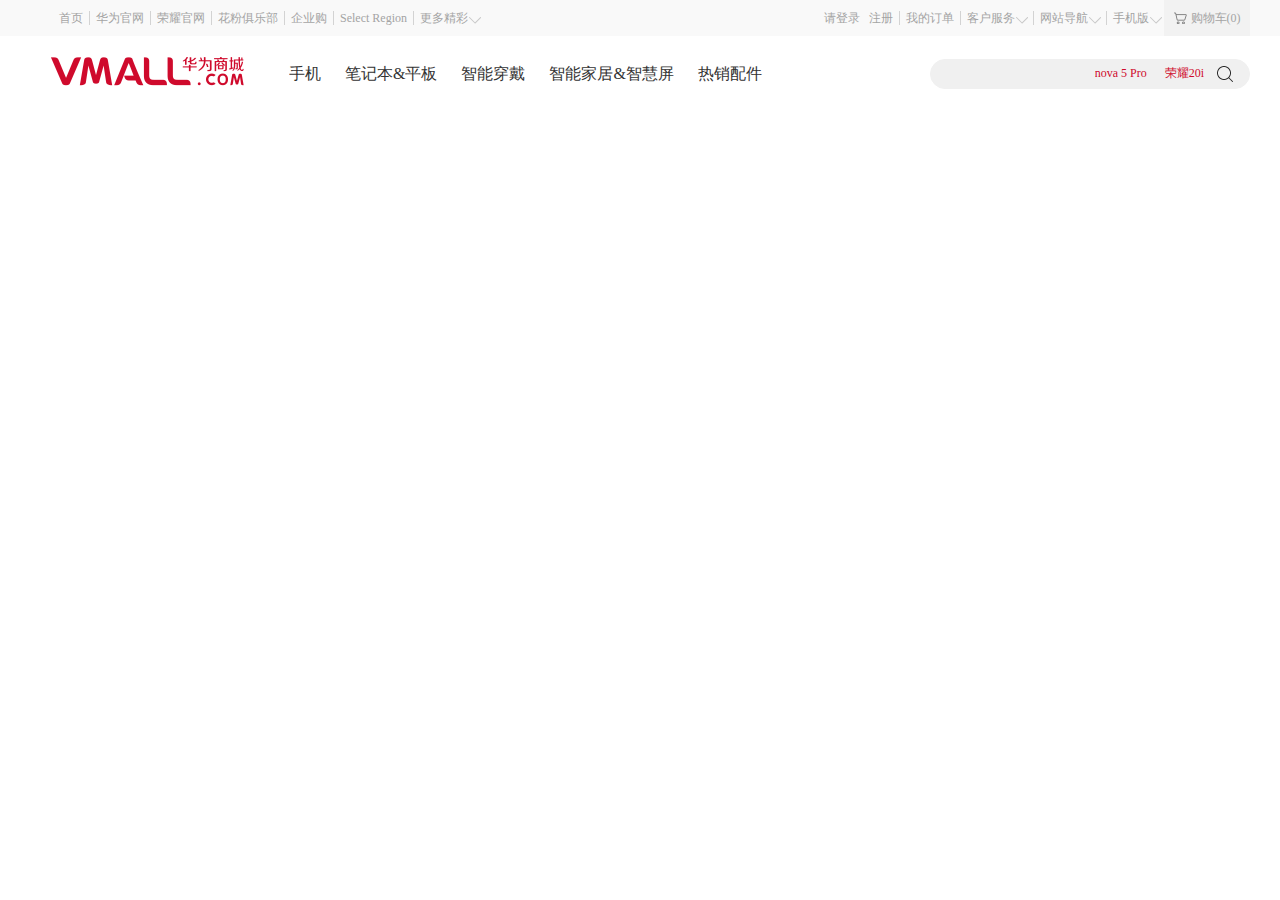
<file: html/header.html>
<!DOCTYPE html>
<html lang="en">
<head>
	<meta charset="UTF-8">
	<meta charset="UTF-8">
	<meta name="description" content="华为商城是华为旗下面向全国服务的电子商务平台官网">  
	<meta name="keywords" content="华为商城,华为官网,华为手机官网">
	<title>header</title>
	<link rel="shortcut icon" href="../img/favicon.ico">
	<link rel="stylesheet" href="../css/page_header.css" type="text/css">
	<script src="../js/jquery-1.11.1.min.js"></script>
	<script src="../js/page_header.js"></script>
</head>
<body>
	<!-- 导航 -->
	<div class="shortcut">
		<div class="layout clearfix">
			<div class="s-sub">
				<ul>
					<li><a href="../index.html">首页</a></li>
                	<li><a href="">华为官网</a></li>
                	<li><a href="">荣耀官网</a></li>
                	<li><a href="">花粉俱乐部</a></li>          
                	<li><a href="#">企业购</a></li>       
                	<li><a href="#">Select Region</a></li>
                	<!-- .drop-down下拉菜单 隐藏-->
                	<li class="drop-down">                          		
                		<a href="#" class="icon-dropdown">更多精彩</a>               		
                		<div class="drop-down-more">
                			<dl>
                				<dt><a href="#">EMUI</a></dt>
                				<dt><a href="#">应用市场</a></dt>
                				<dt><a href="#">华为终端云空间</a></dt>
                				<dt><a href="#">开发者联盟</a></dt>
                			</dl>
                		</div>
                	</li>                	           
				</ul>
			</div>
			<div class="s-main">
				<ul>
					<li>
						<a href="#">请登录</a>
						<a href="">注册</a>
					</li>
					<li><a href="">我的订单</a></li>
					<li class="drop-down">
						<a href="" class="icon-dropdown">客户服务</a>
						<div class="drop-down-more ddm2">
                			<dl>
                				<dt><a href="#">服务中心</a></dt>
                				<dt><a href="#">联系客服</a></dt>               	
                			</dl>
                		</div>
					</li>
					<li class="drop-down">
						<a href="" class="icon-dropdown">网站导航</a>
						<div class="drop-down-more drop-nav clearfix">
							<div class="ddm-nav-icons">
								<a href="#">
									<p>
										<img src="../img/headImg/index-icon.png" alt="">
									</p>
									<span>商城首页</span>
								</a>
							</div>
							<div class="ddm-nav-list">
								<dl>
									<dt>频道</dt>
									<dd>华为专区</dd>
									<dd>企业购</dd>
									<dd>荣耀专区</dd>		
								</dl>
							</div>
							<div class="ddm-nav-list">
								<dl>
									<dt>产品</dt>
									<dd>手机</dd>
									<dd>智能家居</dd>
									<dd>平板&笔记本</dd>
									<dd>通用配件</dd>
									<dd>专属配件</dd>
									<dd>智能穿戴</dd>			
								</dl>
							</div>
							<div class="ddm-nav-list">
								<dl>
									<dt>增值服务</dt>
									<dd>以旧换新</dd>
									<dd>补购保障</dd>
									<dd>一口价换电池</dd>		
								</dl>
							</div>
							<div class="ddm-nav-list">
								<dl>
									<dt>会员	</dt>
									<dd>会员频道</dd>
									<dd>企业购</dd>
									<dd>荣耀专区</dd>		
								</dl>
							</div>
						</div>
					</li>
					<li class="drop-down">
						<a href="#" class="icon-dropdown">手机版</a>
						<div class="drop-down-more ddm-mobile clearfix">
							<div class="ddm-code-detail">		
								<div class="qr-code">
									<img src="../img/headImg/vmall-qrcode3.png" alt="">
								</div>
								<div class="code-info">
									<h2>华为商城APP</h2>
									<p>新人专享好礼最高5000积分</p>
									<span><img src="../img/headImg/android-logo.png" alt=""></span>
									<span><img src="../img/headImg/wechat-logo.png" alt=""></span>
								</div>
							</div>		
							<div class="ddm-code-detail">		
								<div class="qr-code">
									<img src="../img/headImg/vmall-qrcode2.jpg" alt="">
								</div>
								<div class="code-info">
									<h2>商城公众号</h2>
									<p>微信扫一扫</p>
									<span><img src="../img/headImg/wechat-logo.png" alt=""></span>								
								</div>
							</div>
							<div class="ddm-code-detail">		
								<div class="qr-code">
									<img src="../img/headImg/vmall-qrcode.jpg" alt="">
								</div>
								<div class="code-info">
									<h2>微信小程序</h2>
									<span><img src="../img/headImg/wechat-logo.png" alt=""></span>
								</div>							
							</div>							
					</div>
					</li>
					<li class="drop-down">
						<a href="">购物车(0)</a>
						<div class="drop-down-more ddm-cart">
                			<p></p>
                			<p>您的购物车是空的，赶紧选购吧^_^</p>
                		</div>
					</li>
				</ul>
			</div>
		</div>
	</div>
	<div class="header">
		<div class="layout clearfix">
			<div class="left">
				<!-- 头部图标 -->
				<div class="logo">
					<a href="#">
						<img src="../img/headImg/huawei-shop-logo.png" alt="logo_pic">
					</a>
				</div>
				<!-- 头部图标旁边的导航 -->
				<div class="naver">
					<ul>
						<li>
							<a href="#">手机</a>
						</li>
						<li>
							<a href="#">笔记本&amp;平板</a>
						</li>
						<li>
							<a href="#">智能穿戴</a>
						</li>
						<li>
							<a href="#">智能家居&amp;智慧屏</a>
						</li>
						<li>
							<a href="#">热销配件</a>
						</li>
					</ul>
				</div>
				<!-- 鼠标移入后下面的菜单 -->
				<div class="nav-sub">
					<!-- 头部有几种分类 这东西就有几个 移入相对应的分类才显示 第一个是手机-->
					<div class="nav-sub-wrap">
						<!-- 首行分类 -->
						<div class="title">
							<span class="all-cat">
								<a href="#">全部手机</a>
							</span>
							<ul>
								<li>
									<a href="#">荣耀</a>
								</li>
								<li>
									<a href="#">HUAWEI P系列</a>
								</li>
								<li>
									<a href="#">HUAWEI Mate</a>
								</li>
								<li>
									<a href="#">荣耀畅玩</a>
								</li>
								<li>
									<a href="#">HUAWEI nova</a>
								</li>
								<li>
									<a href="#">华为畅享</a>
								</li>
								<li>
									<a href="#">HUAWEI 麦芒</a>
								</li>
							</ul>
						</div>
						<div class="g-list">
							<ul>
								<li>
									<a href="#">
										<img src="../img/headImg/hot-good3.png" alt="">
										<span class="g-name">HUAWEI P30</span>
										<span class="g-price">￥4988</span>
									</a>
								</li>
								<li>
									<a href="#">
										<img src="../img/headImg/hot-goods-honor20.png" alt="">
										<span class="g-name">荣耀20</span>
										<span class="g-price">￥2699</span>
									</a>
								</li>
								<li>
									<a href="#">
										<img src="../img/headImg/mobile-p30.png" alt="">
										<span class="g-name">HUAWEI P30</span>
										<span class="g-price">￥3688</span>
									</a>
								</li>
								<li>
									<a href="#">
										<img src="../img/headImg/hot-goods8.png" alt="">
										<span class="g-name">荣耀20i</span>
										<span class="g-price">￥1299</span>
									</a>
								</li>
								<li>
									<a href="#">
										<img src="../img/headImg/mobile-honor8x.png" alt="">
										<span class="g-name">荣耀8X</span>
										<span class="g-price">￥999</span>
									</a>
								</li>
								<li>
									<a href="#">
										<img src="../img/headImg/hot-goods4.png" alt="">
										<span class="g-name">HUAWEI nova5 pro</span>
										<span class="g-price">￥2999</span>
									</a>
								</li>
							</ul>
						</div>
					</div>
					<!-- 笔记本&平板 -->
					<div class="nav-sub-wrap">
						<!-- 首行分类 -->
						<div class="title">
							<span class="all-cat">
								<a href="#">全部产品</a>
							</span>
							<ul>
								<li>
									<a href="#">笔记本电脑</a>
								</li>
								<li>
									<a href="#">平板</a>
								</li>
								<li>
									<a href="#">笔记本配件</a>
								</li>
							</ul>
						</div>
						<div class="g-list">
							<ul>
								<li>
									<a href="#">
										<img src="../img/headImg/huawei-mac.png" alt="">
										<span class="g-name">荣耀 MagicBook Pro</span>
										<span class="g-price">¥5499</span>
									</a>
								</li>
								<li>
									<a href="#">
										<img src="../img/headImg/m6.png" alt="">
										<span class="g-name">华为平板 M6 10英寸</span>
										<span class="g-price">￥2699</span>
									</a>
								</li>
								<li>
									<a href="#">
										<img src="../img/headImg/magicbook.png" alt="">
										<span class="g-name">MagicBook</span>
										<span class="g-price">￥5688</span>
									</a>
								</li>
								<li>
									<a href="#">
										<img src="../img/headImg/mac-pro.png" alt="">
										<span class="g-name">HUAWEI MateBook X Pro（2019）</span>
										<span class="g-price">￥8299</span>
									</a>
								</li>
								<li>
									<a href="#">
										<img src="../img/headImg/tablet5.png" alt="">
										<span class="g-name">荣耀平板5 10.1英寸</span>
										<span class="g-price">¥1199</span>
									</a>
								</li>
								<li>
									<a href="#">
										<img src="../img/headImg/m4.png" alt="">
										<span class="g-name">HUAWEI MateBook 14</span>
										<span class="g-price">￥5999</span>
									</a>
								</li>
							</ul>
						</div>
					</div>
					<!-- 智能穿戴 -->
					<div class="nav-sub-wrap">
						<!-- 首行分类 -->
						<div class="title">
							<span class="all-cat">
								<a href="#">全部产品</a>
							</span>
							<ul>
								<li>
									<a href="#">手环</a>
								</li>
								<li>
									<a href="#">手表</a>
								</li>
								<li>
									<a href="#">VR</a>
								</li>
							</ul>
						</div>
						<div class="g-list">
							<ul>
								<li>
									<a href="#">
										<img src="../img/headImg/watch-gt.png" alt="">
										<span class="g-name">HUAWEI WATCH GT</span>
										<span class="g-price">¥1488</span>
									</a>
								</li>
								<li>
									<a href="#">
										<img src="../img/headImg/honor-watch.png" alt="">
										<span class="g-name">荣耀手表</span>
										<span class="g-price">¥699</span>
									</a>
								</li>
								<li>
									<a href="#">
										<img src="../img/headImg/ring-pro.png" alt="">
										<span class="g-name">华为手环 3 Pro</span>
										<span class="g-price">¥379</span>
									</a>
								</li>
								<li>
									<a href="#">
										<img src="../img/headImg/honor-wing4.png" alt="">
										<span class="g-name">荣耀手环4 标准版</span>
										<span class="g-price">¥169</span>
									</a>
								</li>
								<li>
									<a href="#">
										<img src="../img/headImg/children-watch.png" alt="">
										<span class="g-name">华为儿童手表 3</span>
										<span class="g-price">¥368</span>
									</a>
								</li>
								<li>
									<a href="#">
										<img src="../img/headImg/huawei-vr.png" alt="">
										<span class="g-name">HUAWEI VR 2</span>
										<span class="g-price">¥1999</span>
									</a>
								</li>
							</ul>
						</div>
					</div>
					<!-- 智能家居 -->
					<div class="nav-sub-wrap">
						<!-- 首行分类 -->
						<div class="title">
							<span class="all-cat">
								<a href="#">全部产品</a>
							</span>
							<ul>
								<li>
									<a href="#">智慧屏</a>
								</li>
								<li>
									<a href="#">路由器</a>
								</li>
								<li>
									<a href="#">照明</a>
								</li>
								<li>
									<a href="#">电视盒</a>
								</li>
								<li>
									<a href="#">清洁</a>
								</li>
								<li>
									<a href="#">安防</a>
								</li>
								<li>
									<a href="#">健康</a>
								</li>
							</ul>
						</div>
						<div class="g-list">
							<ul>
								<li>
									<a href="#">
										<img src="../img/headImg/Q2-pro.png" alt="">
										<span class="g-name">华为路由 Q2 Pro</span>
										<span class="g-price">¥769</span>
									</a>
								</li>
								<li>
									<a href="#">
										<img src="../img/headImg/pro2.png" alt="">
										<span class="g-name">荣耀路由Pro 2</span>
										<span class="g-price">¥295</span>
									</a>
								</li>
								<li>
									<a href="#">
										<img src="../img/headImg/AImusic-box.png" alt="">
										<span class="g-name">华为 AI 音箱</span>
										<span class="g-price">￥368</span>
									</a>
								</li>
								<li>
									<a href="#">
										<img src="../img/headImg/luyou-2s.png" alt="">
										<span class="g-name">荣耀路由2S</span>
										<span class="g-price">¥169</span>
									</a>
								</li>
								<li>
									<a href="#">
										<img src="../img/headImg/yoyo-box.png" alt="">
										<span class="g-name">荣耀YOYO智能音箱</span>
										<span class="g-price">￥199</span>
									</a>
								</li>
								<li>
									<a href="#">
										<img src="../img/headImg/huawei-wifi.png" alt="">
										<span class="g-name">华为随行WiFi 2</span>
										<span class="g-price">￥299</span>
									</a>
								</li>
							</ul>
						</div>
					</div>
					<!-- 热销配件 -->
					<div class="nav-sub-wrap">
						<!-- 首行分类 -->
						<div class="title">
							<span class="all-cat">
								<a href="#">全部配件</a>
							</span>
							<ul>
								<li>
									<a href="#">保护壳</a>
								</li>
								<li>
									<a href="#">移动电源</a>
								</li>
								<li>
									<a href="#">耳机</a>
								</li>
								<li>
									<a href="#">保护套</a>
								</li>
								<li>
									<a href="#">贴膜</a>
								</li>
								<li>
									<a href="#">音箱</a>
								</li>
								<li>
									<a href="#">自拍杆/支架</a>
								</li>
							</ul>
						</div>
						<div class="g-list">
							<ul>
								<li>
									<a href="#">
										<img src="../img/headImg/40w-superpower.png" alt="">
										<span class="g-name">华为40W超级快充移动电源</span>
										<span class="g-price">¥369</span>
									</a>
								</li>
								<li>
									<a href="#">
										<img src="../img/headImg/Flypods.png" alt="">
										<span class="g-name">荣耀FlyPods无线耳机</span>
										<span class="g-price">￥699</span>
									</a>
								</li>
								<li>
									<a href="#">
										<img src="../img/headImg/fat.png" alt="">
										<span class="g-name">华为智能体脂秤</span>
										<span class="g-price">¥169</span>
									</a>
								</li>
								<li>
									<a href="#">
										<img src="../img/headImg/xSports.png" alt="">
										<span class="g-name">荣耀xSport运动蓝牙耳机</span>
										<span class="g-price">￥129</span>
									</a>
								</li>
								<li>
									<a href="#">
										<img src="../img/headImg/freelace.png" alt="">
										<span class="g-name">HUAWEI FreeLace 无线耳机</span>
										<span class="g-price">￥499</span>
									</a>
								</li>
								<li>
									<a href="#">
										<img src="../img/headImg/honor-fat.png" alt="">
										<span class="g-name">荣耀体脂秤</span>
										<span class="g-price">￥199</span>
									</a>
								</li>
							</ul>
						</div>
					</div>
				</div>
			</div>
			<!-- 搜索框 -->
			<div class="right">
				<div class="search-bar">
					<form action="get">
						<input type="text" class="text" id="search-input"/>
						<input type="button" class="s-btn"/>
						<div class="search-key">
							<a href="#">nova 5 Pro</a>
							<a href="#">荣耀20i</a>
						</div>
					</form>
					<!-- 搜索框提示 -->
					<div class="search-drop hide">
						<h6 class="title">热门搜索</h6>
						<ul>
							<li>
								<a href="#">Mate20</a>
							</li>
							<li>
								<a href="#">荣耀20</a>
							</li>
							<li>
								<a href="#">HUAWEI P30</a>
							</li>
							<li>
								<a href="#">nova5</a>
							</li>
						</ul>
					</div>
				</div>
			</div>
		</div>
	</div>
</body>
</html>
</file>
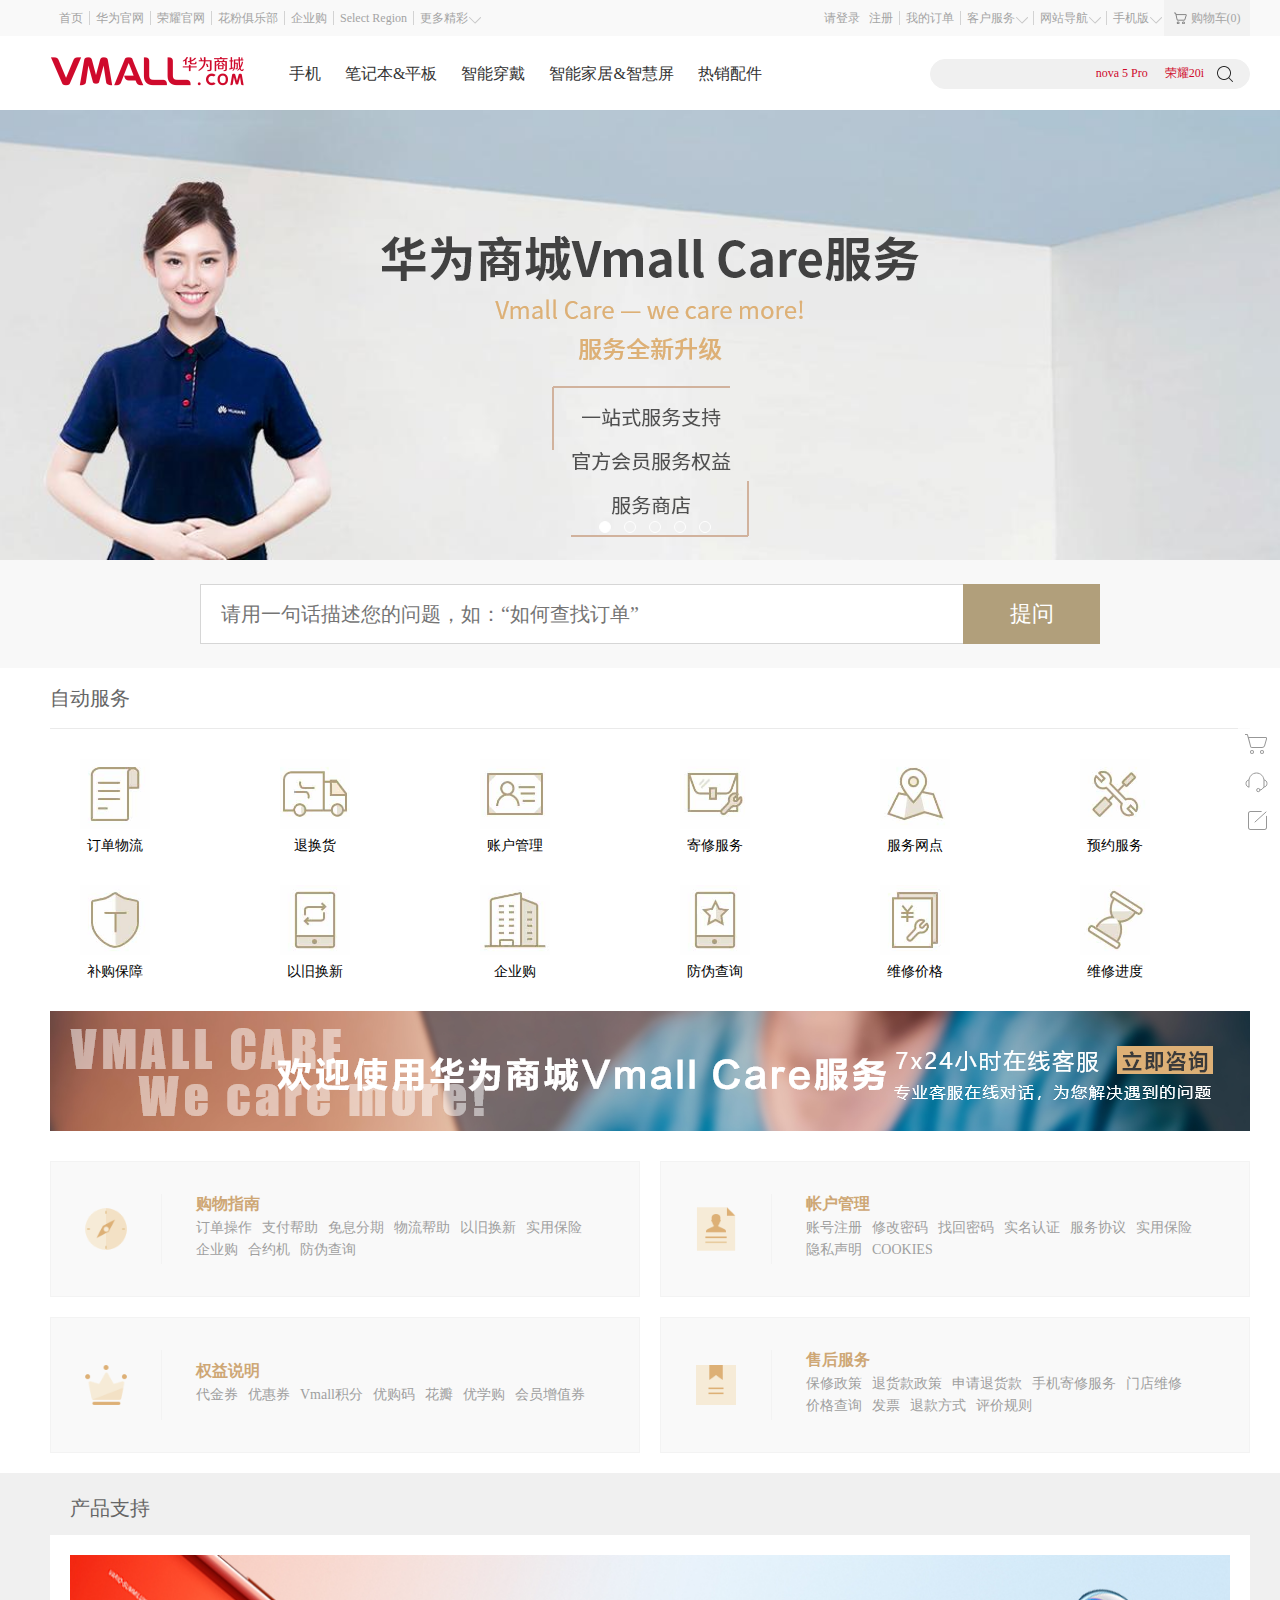
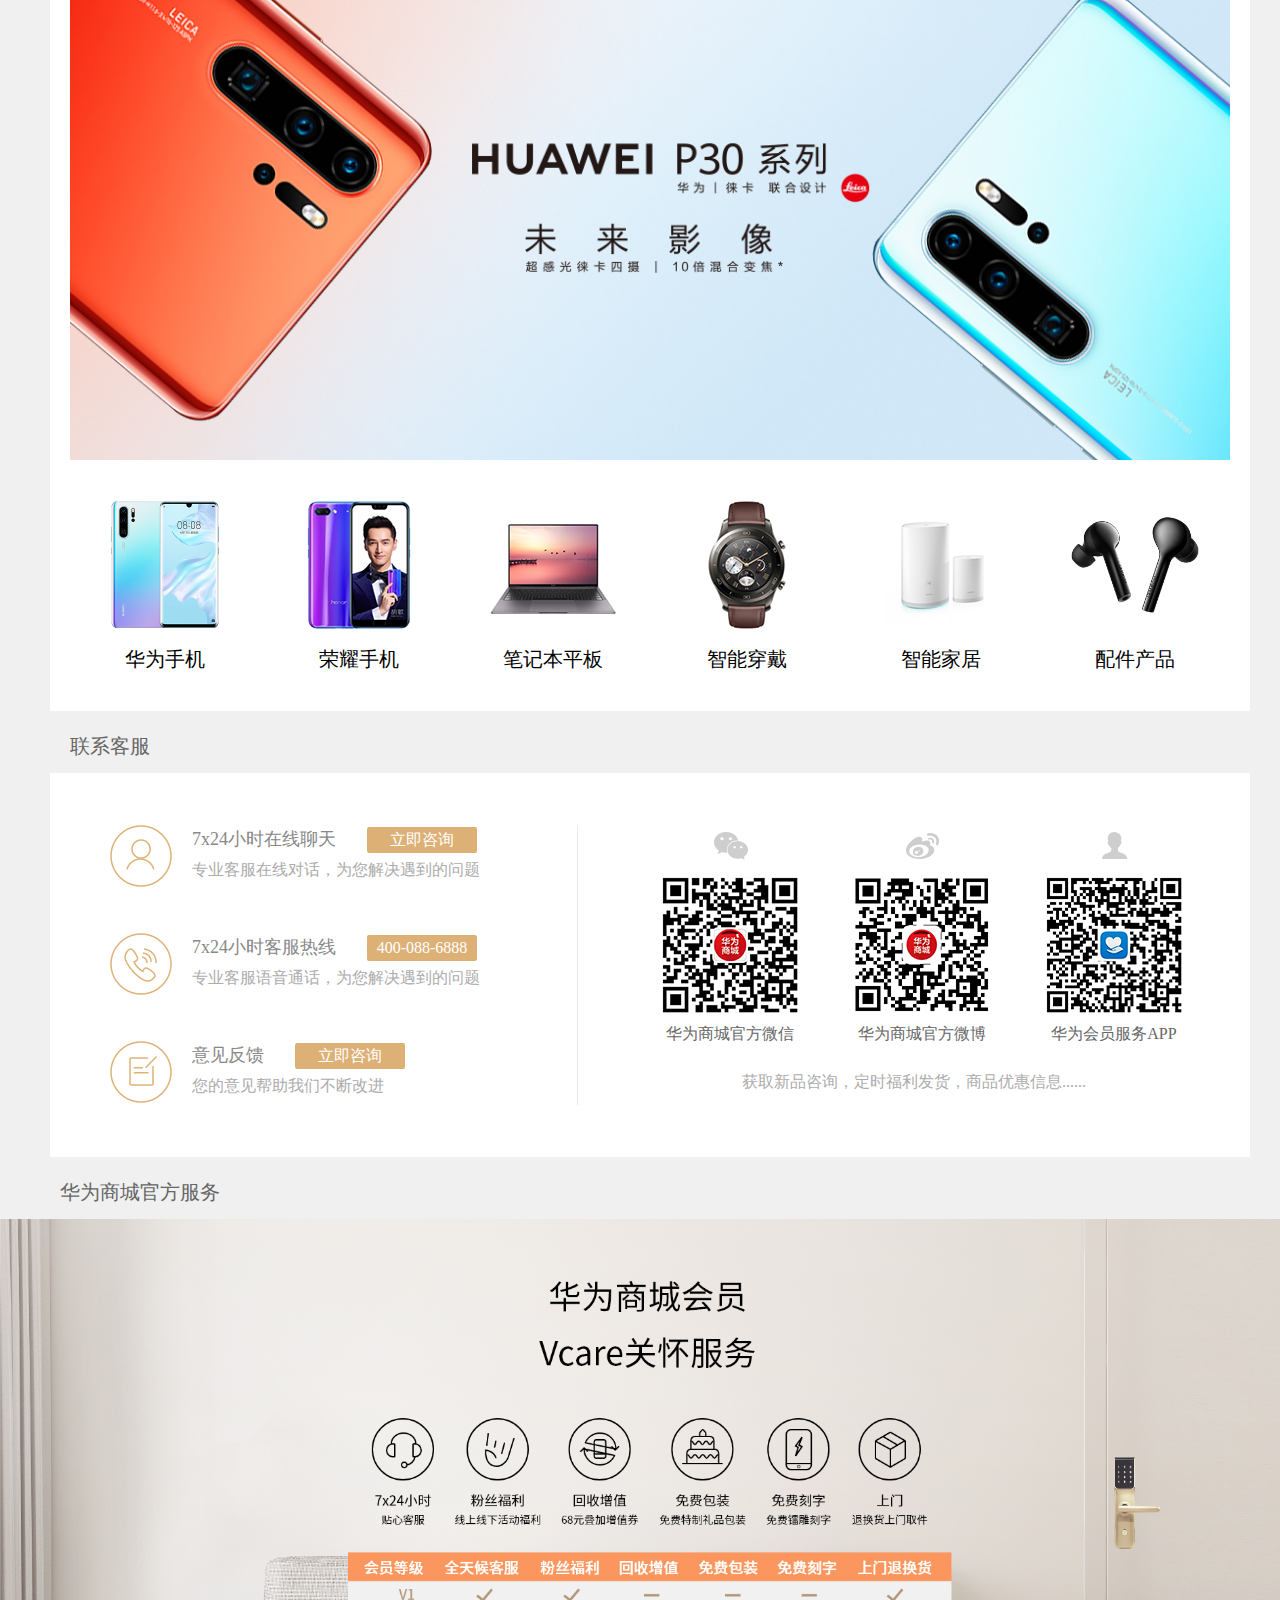
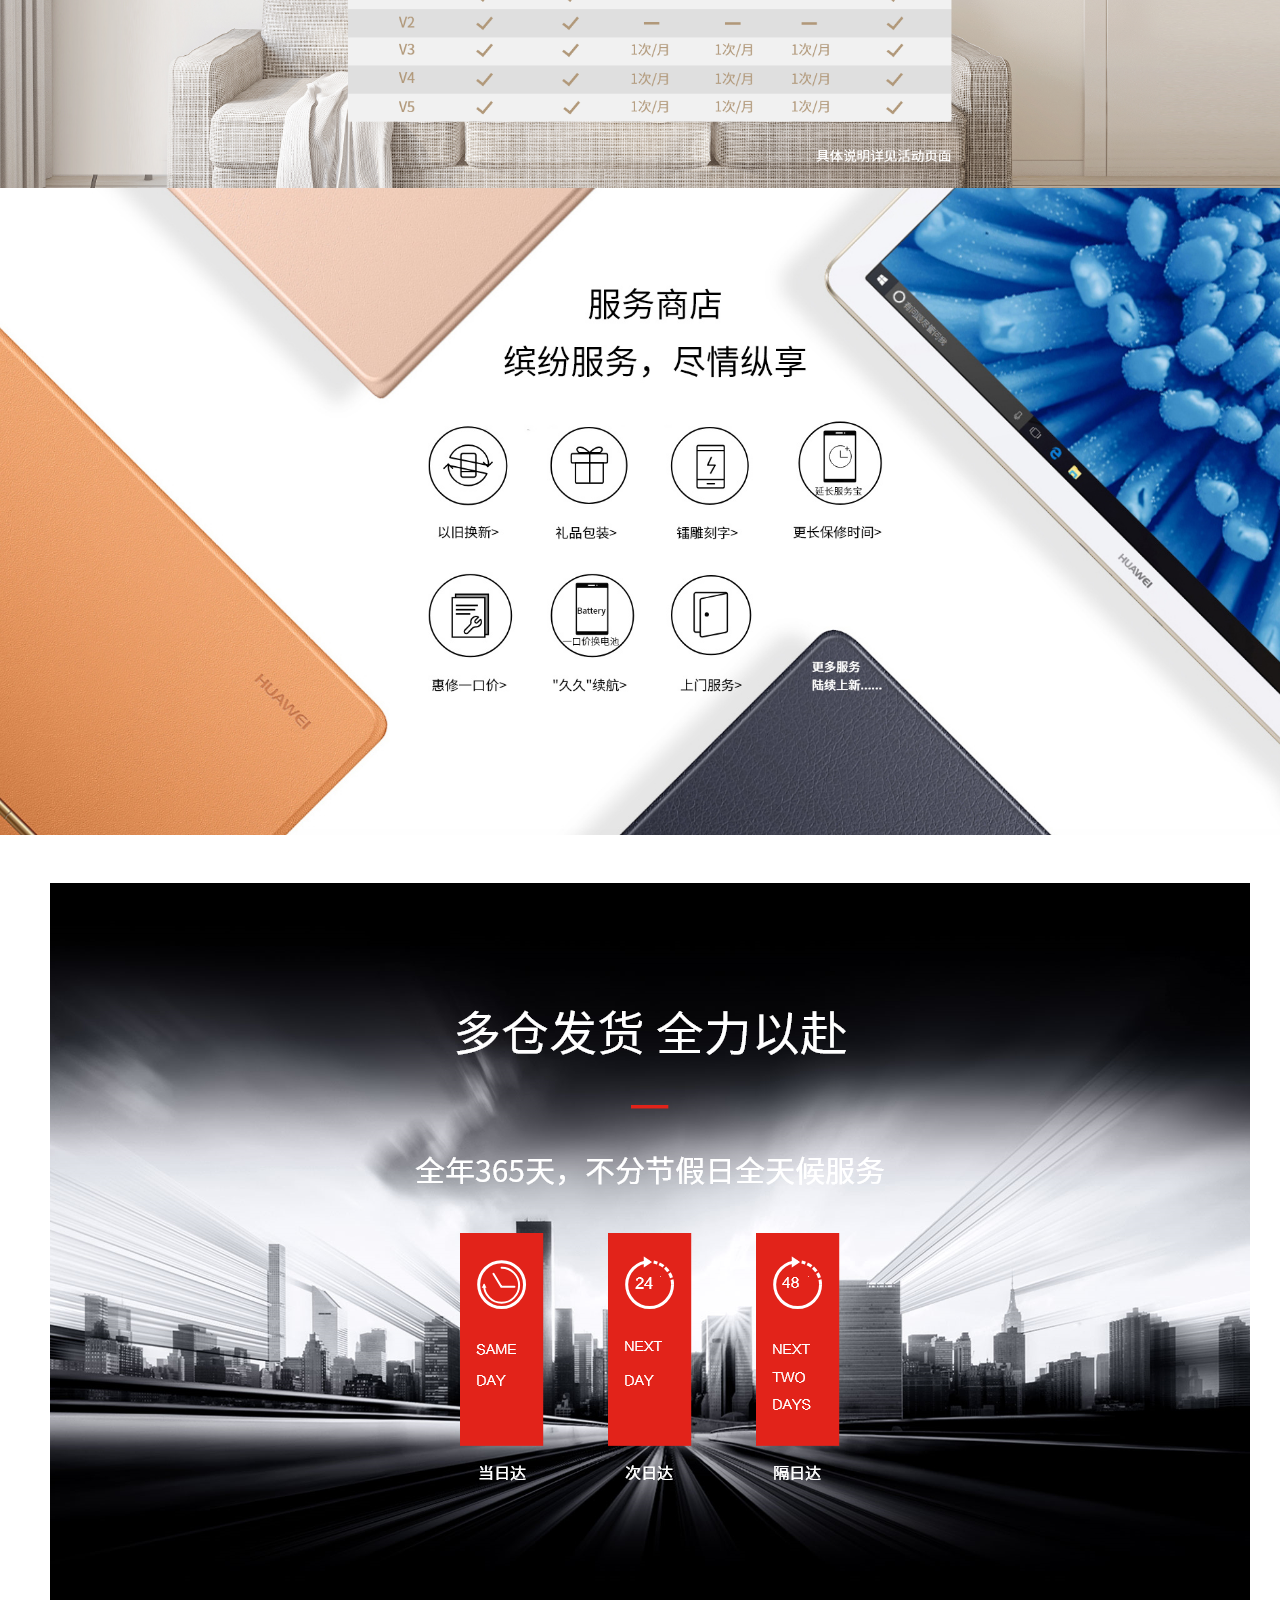
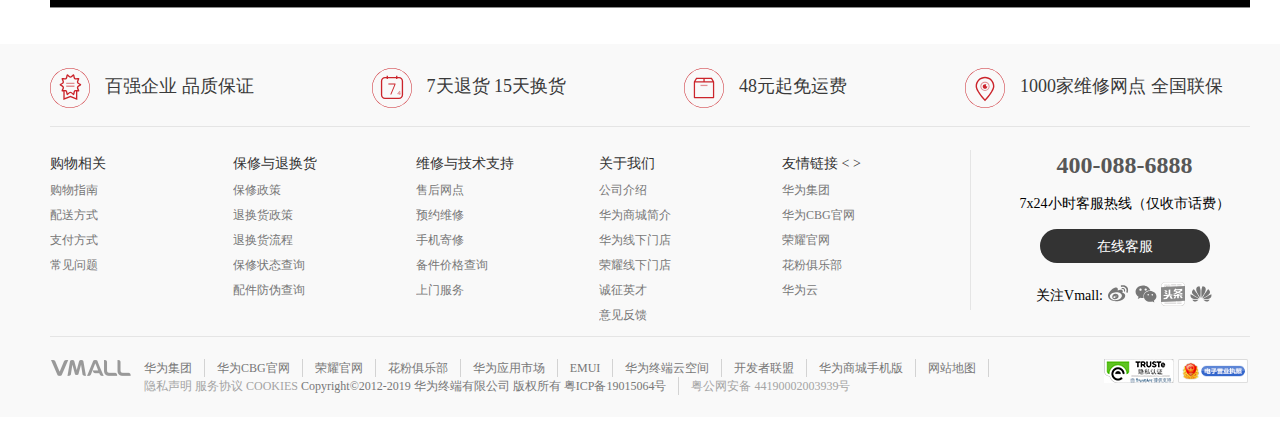
<file: html/help_index.html>
<!DOCTYPE html>
<html lang="en">
<head>
	<meta charset="UTF-8">
	<title>帮助中心</title>
	<link rel="shortcut icon" href="../img/favicon.ico">
	<link rel="stylesheet" href="../css/base.css">
	<link rel="stylesheet" href="../css/page_header.css" type="text/css">
	<link rel="stylesheet" href="../css/page_bottom.css">
	<link rel="stylesheet" href="../css/tool_nav.css">
	<link rel="stylesheet" href="../css/help_index.css">
	<script src="../js/jquery-1.11.1.min.js"></script>
	<script src="../js/page_header.js"></script>
	<script src="../js/page_bottom.js"></script>
	<script src="../js/tool_nav.js"></script>
	<script src="../js/help_index.js"></script>
</head>
<body>
	<!-- 导航 -->
	<div class="shortcut">
		<div class="layout clearfix">
			<div class="s-sub">
				<ul>
					<li><a href="../index.html">首页</a></li>
                	<li><a href="">华为官网</a></li>
                	<li><a href="">荣耀官网</a></li>
                	<li><a href="">花粉俱乐部</a></li>          
                	<li><a href="#">企业购</a></li>       
                	<li><a href="#">Select Region</a></li>
                	<!-- .drop-down下拉菜单 隐藏-->
                	<li class="drop-down">                          		
                		<a href="#" class="icon-dropdown">更多精彩</a>               		
                		<div class="drop-down-more">
                			<dl>
                				<dt><a href="#">EMUI</a></dt>
                				<dt><a href="#">应用市场</a></dt>
                				<dt><a href="#">华为终端云空间</a></dt>
                				<dt><a href="#">开发者联盟</a></dt>
                			</dl>
                		</div>
                	</li>                	           
				</ul>
			</div>
			<div class="s-main">
				<ul>
					<li>
						<a href="login.html">请登录</a>
						<a href="register.html">注册</a>
					</li>
					<li><a href="order.html">我的订单</a></li>
					<li class="drop-down">
						<a href="" class="icon-dropdown">客户服务</a>
						<div class="drop-down-more ddm2">
                			<dl>
                				<dt><a href="help_index.html">服务中心</a></dt>
                				<dt><a href="#">联系客服</a></dt>               	
                			</dl>
                		</div>
					</li>
					<li class="drop-down">
						<a href="" class="icon-dropdown">网站导航</a>
						<div class="drop-down-more drop-nav clearfix">
							<div class="ddm-nav-icons">
								<a href="../index.html">
									<p>
										<img src="../img/headImg/index-icon.png" alt="">
									</p>
									<span>商城首页</span>
								</a>
							</div>
							<div class="ddm-nav-list">
								<dl>
									<dt>频道</dt>
									<dd>华为专区</dd>
									<dd>企业购</dd>
									<dd>荣耀专区</dd>		
								</dl>
							</div>
							<div class="ddm-nav-list">
								<dl>
									<dt>产品</dt>
									<dd>手机</dd>
									<dd>智能家居</dd>
									<dd>平板&笔记本</dd>
									<dd>通用配件</dd>
									<dd>专属配件</dd>
									<dd>智能穿戴</dd>			
								</dl>
							</div>
							<div class="ddm-nav-list">
								<dl>
									<dt>增值服务</dt>
									<dd>以旧换新</dd>
									<dd>补购保障</dd>
									<dd>一口价换电池</dd>		
								</dl>
							</div>
							<div class="ddm-nav-list">
								<dl>
									<dt>会员	</dt>
									<dd>会员频道</dd>
									<dd>企业购</dd>
									<dd>荣耀专区</dd>		
								</dl>
							</div>
						</div>
					</li>
					<li class="drop-down">
						<a href="#" class="icon-dropdown">手机版</a>
						<div class="drop-down-more ddm-mobile clearfix">
							<div class="ddm-code-detail">		
								<div class="qr-code">
									<img src="../img/headImg/vmall-qrcode3.png" alt="">
								</div>
								<div class="code-info">
									<h2>华为商城APP</h2>
									<p>新人专享好礼最高5000积分</p>
									<span><img src="../img/headImg/android-logo.png" alt=""></span>
									<span><img src="../img/headImg/wechat-logo.png" alt=""></span>
								</div>
							</div>		
							<div class="ddm-code-detail">		
								<div class="qr-code">
									<img src="../img/headImg/vmall-qrcode2.jpg" alt="">
								</div>
								<div class="code-info">
									<h2>商城公众号</h2>
									<p>微信扫一扫</p>
									<span><img src="../img/headImg/wechat-logo.png" alt=""></span>								
								</div>
							</div>
							<div class="ddm-code-detail">		
								<div class="qr-code">
									<img src="../img/headImg/vmall-qrcode.jpg" alt="">
								</div>
								<div class="code-info">
									<h2>微信小程序</h2>
									<span><img src="../img/headImg/wechat-logo.png" alt=""></span>
								</div>							
							</div>							
					</div>
					</li>
					<li class="drop-down">
						<a href="shopcart.html">购物车(0)</a>
						<div class="drop-down-more ddm-cart">
                			<p></p>
                			<p>您的购物车是空的，赶紧选购吧^_^</p>
                		</div>
					</li>
				</ul>
			</div>
		</div>
	</div>
	<div class="header">
		<div class="layout clearfix">
			<div class="left">
				<!-- 头部图标 -->
				<div class="logo">
					<a href="../index.html">
						<img src="../img/headImg/huawei-shop-logo.png" alt="logo_pic">
					</a>
				</div>
				<!-- 头部图标旁边的导航 -->
				<div class="naver">
					<ul>
						<li>
							<a href="#">手机</a>
						</li>
						<li>
							<a href="#">笔记本&amp;平板</a>
						</li>
						<li>
							<a href="#">智能穿戴</a>
						</li>
						<li>
							<a href="#">智能家居&amp;智慧屏</a>
						</li>
						<li>
							<a href="#">热销配件</a>
						</li>
					</ul>
				</div>
				<!-- 鼠标移入后下面的菜单 -->
				<div class="nav-sub">
					<!-- 头部有几种分类 这东西就有几个 移入相对应的分类才显示 第一个是手机-->
					<div class="nav-sub-wrap">
						<!-- 首行分类 -->
						<div class="title">
							<span class="all-cat">
								<a href="vmallList36.html">全部手机</a>
							</span>
							<ul>
								<li>
									<a href="#">荣耀</a>
								</li>
								<li>
									<a href="#">HUAWEI P系列</a>
								</li>
								<li>
									<a href="#">HUAWEI Mate</a>
								</li>
								<li>
									<a href="#">荣耀畅玩</a>
								</li>
								<li>
									<a href="#">HUAWEI nova</a>
								</li>
								<li>
									<a href="#">华为畅享</a>
								</li>
								<li>
									<a href="#">HUAWEI 麦芒</a>
								</li>
							</ul>
						</div>
						<div class="g-list">
							<ul>
								<li>
									<a href="#">
										<img src="../img/headImg/hot-good3.png" alt="">
										<span class="g-name">HUAWEI P30</span>
										<span class="g-price">￥4988</span>
									</a>
								</li>
								<li>
									<a href="#">
										<img src="../img/headImg/hot-goods-honor20.png" alt="">
										<span class="g-name">荣耀20</span>
										<span class="g-price">￥2699</span>
									</a>
								</li>
								<li>
									<a href="#">
										<img src="../img/headImg/mobile-p30.png" alt="">
										<span class="g-name">HUAWEI P30</span>
										<span class="g-price">￥3688</span>
									</a>
								</li>
								<li>
									<a href="#">
										<img src="../img/headImg/hot-goods8.png" alt="">
										<span class="g-name">荣耀20i</span>
										<span class="g-price">￥1299</span>
									</a>
								</li>
								<li>
									<a href="#">
										<img src="../img/headImg/mobile-honor8x.png" alt="">
										<span class="g-name">荣耀8X</span>
										<span class="g-price">￥999</span>
									</a>
								</li>
								<li>
									<a href="#">
										<img src="../img/headImg/hot-goods4.png" alt="">
										<span class="g-name">HUAWEI nova5 pro</span>
										<span class="g-price">￥2999</span>
									</a>
								</li>
							</ul>
						</div>
					</div>
					<!-- 笔记本&平板 -->
					<div class="nav-sub-wrap">
						<!-- 首行分类 -->
						<div class="title">
							<span class="all-cat">
								<a href="#">全部产品</a>
							</span>
							<ul>
								<li>
									<a href="#">笔记本电脑</a>
								</li>
								<li>
									<a href="#">平板</a>
								</li>
								<li>
									<a href="#">笔记本配件</a>
								</li>
							</ul>
						</div>
						<div class="g-list">
							<ul>
								<li>
									<a href="#">
										<img src="../img/headImg/huawei-mac.png" alt="">
										<span class="g-name">荣耀 MagicBook Pro</span>
										<span class="g-price">¥5499</span>
									</a>
								</li>
								<li>
									<a href="#">
										<img src="../img/headImg/m6.png" alt="">
										<span class="g-name">华为平板 M6 10英寸</span>
										<span class="g-price">￥2699</span>
									</a>
								</li>
								<li>
									<a href="#">
										<img src="../img/headImg/magicbook.png" alt="">
										<span class="g-name">MagicBook</span>
										<span class="g-price">￥5688</span>
									</a>
								</li>
								<li>
									<a href="#">
										<img src="../img/headImg/mac-pro.png" alt="">
										<span class="g-name">HUAWEI MateBook X Pro（2019）</span>
										<span class="g-price">￥8299</span>
									</a>
								</li>
								<li>
									<a href="#">
										<img src="../img/headImg/tablet5.png" alt="">
										<span class="g-name">荣耀平板5 10.1英寸</span>
										<span class="g-price">¥1199</span>
									</a>
								</li>
								<li>
									<a href="#">
										<img src="../img/headImg/m4.png" alt="">
										<span class="g-name">HUAWEI MateBook 14</span>
										<span class="g-price">￥5999</span>
									</a>
								</li>
							</ul>
						</div>
					</div>
					<!-- 智能穿戴 -->
					<div class="nav-sub-wrap">
						<!-- 首行分类 -->
						<div class="title">
							<span class="all-cat">
								<a href="#">全部产品</a>
							</span>
							<ul>
								<li>
									<a href="#">手环</a>
								</li>
								<li>
									<a href="#">手表</a>
								</li>
								<li>
									<a href="#">VR</a>
								</li>
							</ul>
						</div>
						<div class="g-list">
							<ul>
								<li>
									<a href="#">
										<img src="../img/headImg/watch-gt.png" alt="">
										<span class="g-name">HUAWEI WATCH GT</span>
										<span class="g-price">¥1488</span>
									</a>
								</li>
								<li>
									<a href="#">
										<img src="../img/headImg/honor-watch.png" alt="">
										<span class="g-name">荣耀手表</span>
										<span class="g-price">¥699</span>
									</a>
								</li>
								<li>
									<a href="#">
										<img src="../img/headImg/ring-pro.png" alt="">
										<span class="g-name">华为手环 3 Pro</span>
										<span class="g-price">¥379</span>
									</a>
								</li>
								<li>
									<a href="#">
										<img src="../img/headImg/honor-wing4.png" alt="">
										<span class="g-name">荣耀手环4 标准版</span>
										<span class="g-price">¥169</span>
									</a>
								</li>
								<li>
									<a href="#">
										<img src="../img/headImg/children-watch.png" alt="">
										<span class="g-name">华为儿童手表 3</span>
										<span class="g-price">¥368</span>
									</a>
								</li>
								<li>
									<a href="#">
										<img src="../img/headImg/huawei-vr.png" alt="">
										<span class="g-name">HUAWEI VR 2</span>
										<span class="g-price">¥1999</span>
									</a>
								</li>
							</ul>
						</div>
					</div>
					<!-- 智能家居 -->
					<div class="nav-sub-wrap">
						<!-- 首行分类 -->
						<div class="title">
							<span class="all-cat">
								<a href="#">全部产品</a>
							</span>
							<ul>
								<li>
									<a href="#">智慧屏</a>
								</li>
								<li>
									<a href="#">路由器</a>
								</li>
								<li>
									<a href="#">照明</a>
								</li>
								<li>
									<a href="#">电视盒</a>
								</li>
								<li>
									<a href="#">清洁</a>
								</li>
								<li>
									<a href="#">安防</a>
								</li>
								<li>
									<a href="#">健康</a>
								</li>
							</ul>
						</div>
						<div class="g-list">
							<ul>
								<li>
									<a href="#">
										<img src="../img/headImg/Q2-pro.png" alt="">
										<span class="g-name">华为路由 Q2 Pro</span>
										<span class="g-price">¥769</span>
									</a>
								</li>
								<li>
									<a href="#">
										<img src="../img/headImg/pro2.png" alt="">
										<span class="g-name">荣耀路由Pro 2</span>
										<span class="g-price">¥295</span>
									</a>
								</li>
								<li>
									<a href="#">
										<img src="../img/headImg/AImusic-box.png" alt="">
										<span class="g-name">华为 AI 音箱</span>
										<span class="g-price">￥368</span>
									</a>
								</li>
								<li>
									<a href="#">
										<img src="../img/headImg/luyou-2s.png" alt="">
										<span class="g-name">荣耀路由2S</span>
										<span class="g-price">¥169</span>
									</a>
								</li>
								<li>
									<a href="#">
										<img src="../img/headImg/yoyo-box.png" alt="">
										<span class="g-name">荣耀YOYO智能音箱</span>
										<span class="g-price">￥199</span>
									</a>
								</li>
								<li>
									<a href="#">
										<img src="../img/headImg/huawei-wifi.png" alt="">
										<span class="g-name">华为随行WiFi 2</span>
										<span class="g-price">￥299</span>
									</a>
								</li>
							</ul>
						</div>
					</div>
					<!-- 热销配件 -->
					<div class="nav-sub-wrap">
						<!-- 首行分类 -->
						<div class="title">
							<span class="all-cat">
								<a href="#">全部配件</a>
							</span>
							<ul>
								<li>
									<a href="#">保护壳</a>
								</li>
								<li>
									<a href="#">移动电源</a>
								</li>
								<li>
									<a href="#">耳机</a>
								</li>
								<li>
									<a href="#">保护套</a>
								</li>
								<li>
									<a href="#">贴膜</a>
								</li>
								<li>
									<a href="#">音箱</a>
								</li>
								<li>
									<a href="#">自拍杆/支架</a>
								</li>
							</ul>
						</div>
						<div class="g-list">
							<ul>
								<li>
									<a href="#">
										<img src="../img/headImg/40w-superpower.png" alt="">
										<span class="g-name">华为40W超级快充移动电源</span>
										<span class="g-price">¥369</span>
									</a>
								</li>
								<li>
									<a href="#">
										<img src="../img/headImg/Flypods.png" alt="">
										<span class="g-name">荣耀FlyPods无线耳机</span>
										<span class="g-price">￥699</span>
									</a>
								</li>
								<li>
									<a href="#">
										<img src="../img/headImg/fat.png" alt="">
										<span class="g-name">华为智能体脂秤</span>
										<span class="g-price">¥169</span>
									</a>
								</li>
								<li>
									<a href="#">
										<img src="../img/headImg/xSports.png" alt="">
										<span class="g-name">荣耀xSport运动蓝牙耳机</span>
										<span class="g-price">￥129</span>
									</a>
								</li>
								<li>
									<a href="#">
										<img src="../img/headImg/freelace.png" alt="">
										<span class="g-name">HUAWEI FreeLace 无线耳机</span>
										<span class="g-price">￥499</span>
									</a>
								</li>
								<li>
									<a href="#">
										<img src="../img/headImg/honor-fat.png" alt="">
										<span class="g-name">荣耀体脂秤</span>
										<span class="g-price">￥199</span>
									</a>
								</li>
							</ul>
						</div>
					</div>
				</div>
			</div>
			<!-- 搜索框 -->
			<div class="right">
				<div class="search-bar">
					<form action="get">
						<input type="text" class="text" id="search-input"/>
						<input type="button" class="s-btn"/>
						<div class="search-key">
							<a href="#">nova 5 Pro</a>
							<a href="#">荣耀20i</a>
						</div>
					</form>
					<!-- 搜索框提示 -->
					<div class="search-drop hide">
						<h6 class="title">热门搜索</h6>
						<ul>
							<li>
								<a href="goodsInfo.html">Mate20</a>
							</li>
							<li>
								<a href="#">荣耀20</a>
							</li>
							<li>
								<a href="#">HUAWEI P30</a>
							</li>
							<li>
								<a href="#">nova5</a>
							</li>
						</ul>
					</div>
				</div>
			</div>
		</div>
	</div>
	<!-- 轮播 -->
	<div class="hot-board">
		<div class="ec-slider">
			<ul>
				<li><a href="#"></a></li>
				<li><a href="#"></a></li>
				<li><a href="#"></a></li>
				<li><a href="#"></a></li>
				<li><a href="#"></a></li>
			</ul>
			<div class="ec-slider-nav">
				<span class="current"></span>
				<span></span>
				<span></span>
				<span></span>
				<span></span>
			</div>
		</div>
	</div>
	<!-- 帮助搜索 -->
	<section class="help-search-entrance">
		<p class="clearfix">
			<input type="text" placeholder="请用一句话描述您的问题，如：“如何查找订单”" maxlength="200" id="s-help">
			<a href="#" id="search-btn">提问</a>
		</p>
	</section>
	<!-- 自动服务 -->
	<section class="help-menu">
		<div class="layout">
			<h1 class="title">自动服务</h1>
			<ul class="clearfix">
				<li>
					<a href="#">
						<img src="../img/helpImg/help-menu-1.jpg" alt="">
						<span>订单物流</span>
					</a>
				</li>
				<li>
					<a href="#">
						<img src="../img/helpImg/help-menu-2.jpg" alt="">
						<span>退换货</span>
					</a>
				</li>
				<li>
					<a href="#">
						<img src="../img/helpImg/help-menu-3.jpg" alt="">
						<span>账户管理</span>
					</a>
				</li>
				<li>
					<a href="#">
						<img src="../img/helpImg/help-menu-4.jpg" alt="">
						<span>寄修服务</span>
					</a>
				</li>
				<li>
					<a href="#">
						<img src="../img/helpImg/hm5.jpg" alt="">
						<span>服务网点</span>
					</a>
				</li>
				<li>
					<a href="#">
						<img src="../img/helpImg/hm6.jpg" alt="">
						<span>预约服务</span>
					</a>
				</li>
				<li>
					<a href="#">
						<img src="../img/helpImg/hm7.jpg" alt="">
						<span>补购保障</span>
					</a>
				</li>
				<li>
					<a href="#">
						<img src="../img/helpImg/hm8.jpg" alt="">
						<span>以旧换新</span>
					</a>
				</li>
				<li>
					<a href="#">
						<img src="../img/helpImg/hm9.jpg" alt="">
						<span>企业购</span>
					</a>
				</li>
				<li>
					<a href="#">
						<img src="../img/helpImg/hm10.jpg" alt="">
						<span>防伪查询</span>
					</a>
				</li>
				<li>
					<a href="#">
						<img src="../img/helpImg/hm11.jpg" alt="">
						<span>维修价格</span>
					</a>
				</li>
				<li>
					<a href="#">
						<img src="../img/helpImg/hm12.jpg" alt="">
						<span>维修进度</span>
					</a>
				</li>
			</ul>
		</div>
	</section>
	<!-- 客服banner -->
	<section class="help-banner-small layout">
		<a href="#">
			<img src="../img/helpImg/kefu-zixun.png" alt="">
		</a>
	</section>
	<!-- 帮助分类 -->
	<section class="help-class-wrap layout">
		<ul class="clearfix">
			<li>
				<img alt="" src="../img/helpImg/hc1.png">
				<div class="help-class-info">
					<div class="helpclass-title">购物指南</div>
					<p>
						<a href="order.html">订单操作</a>
						<a href="#">支付帮助</a>
						<a href="#">免息分期</a>
						<a href="#">物流帮助</a>
						<a href="#">以旧换新</a>
						<a href="#">实用保险</a>
						<a href="#">企业购</a>
						<a href="#">合约机</a>
						<a href="#">防伪查询</a>
					</p>
				</div>
			</li>
			<li>
				<img alt="" src="../img/helpImg/hc2.png">
				<div class="help-class-info">
					<div class="helpclass-title">帐户管理</div>
					<p>
						<a href="register.html">账号注册</a>
						<a href="#">修改密码</a>
						<a href="#">找回密码</a>
						<a href="#">实名认证</a>
						<a href="#">服务协议</a>
						<a href="#">实用保险</a>
						<a href="#">隐私声明</a>
						<a href="#">COOKIES</a>
					</p>
				</div>
			</li>
			<li>
				<img alt="" src="../img/helpImg/hc3.png">
				<div class="help-class-info">
					<div class="helpclass-title">权益说明</div>
					<p>
						<a href="#">代金券</a>
						<a href="#">优惠券</a>
						<a href="#">Vmall积分</a>
						<a href="#">优购码</a>
						<a href="#">花瓣</a>
						<a href="#">优学购</a>
						<a href="#">会员增值券</a>
					</p>
				</div>
			</li>
			<li>
				<img alt="" src="../img/helpImg/hc4.png">
				<div class="help-class-info">
					<div class="helpclass-title">售后服务</div>
					<p>
						<a href="#">保修政策</a>
						<a href="#">退货款政策</a>
						<a href="#">申请退货款</a>
						<a href="#">手机寄修服务</a>
						<a href="#">门店维修</a>
						<a href="#">价格查询</a>
						<a href="#">发票</a>
						<a href="#">退款方式</a>
						<a href="#">评价规则</a>
					</p>
				</div>
			</li>
		</ul>
	</section>
	<!-- 产品支持 -->
	<section class="help-container">
		<div class="layout">
			<h1 class="title">产品支持</h1>
			<div class="help-pro">
				<!-- 产品支持广告图 -->
				<div class="pro-banner">
					<a href="#"><img src="../img/helpImg/help-banner.jpg" alt=""></a>
				</div>
				<!-- 广告图下方商品列表 -->
				<div class="pro-list">
					<ul class="clearfix">
						<li>
							<div class="pro-item">
								<div class="pro-info">
									<dl>
										<dt>
											<span>华为手机</span>
											<a href="vmallHuawei.html">更多&gt;</a>
										</dt>
										<dd>
											<a href="#">HUAWEI P30 Pro</a>
										</dd>
										<dd>
											<a href="#">HUAWEI Mate 20 Pro</a>
										</dd>
										<dd>
											<a href="#">HUAWEI Mate10</a>
										</dd>
										<dd>
											<a href="#">HUAWEI nova 2s</a>
										</dd>
										<dd>
											<a href="#">华为畅享7S</a>
										</dd>
										<dd>
											<a href="#">HUAWEI P10</a>
										</dd>
									</dl>		
								</div>
								<img src="../img/helpImg/pro1.png" alt="">
								<span>华为手机</span>
							</div>
						</li>
						<li>
							<div class="pro-item">
								<div class="pro-info">
									<dl>
										<dt>
											<span>荣耀手机</span>
											<a href="#" style="left: 130px">更多&gt;</a>
										</dt>
										<dd>
											<a href="#">荣耀9青春版</a>
										</dd>
										<dd>
											<a href="#">荣耀v10</a>
										</dd>
										<dd>
											<a href="#">荣耀畅玩7X</a>
										</dd>
										<dd>
											<a href="#">荣耀v9 play</a>
										</dd>
										<dd>
											<a href="#">荣耀8</a>
										</dd>
										<dd>
											<a href="#">荣耀Note8</a>
										</dd>
									</dl>		
								</div>
								<img src="../img/helpImg/pro2.jpg" alt="">
								<span>荣耀手机</span>
							</div>
						</li>
						<li>
							<div class="pro-item">
								<div class="pro-info">
									<dl>
										<dt>
											<span>笔记本平板</span>
											<a href="#" style="left: 130px">更多&gt;</a>
										</dt>
										<dd>
											<a href="#">HUAWEI MateBookD</a>
										</dd>
										<dd>
											<a href="#">HUAWEI MateBookX</a>
										</dd>
										<dd>
											<a href="#">华为平板M3</a>
										</dd>
										<dd>
											<a href="#">荣耀畅玩平板2</a>
										</dd>
									</dl>		
								</div>
								<img src="../img/helpImg/pro3.jpg" alt="">
								<span>笔记本平板</span>
							</div>
						</li>
						<li>
							<div class="pro-item">
								<div class="pro-info">
									<dl>
										<dt>
											<span>智能穿戴</span>
											<a href="#" style="left: 130px">更多&gt;</a>
										</dt>
										<dd>
											<a href="#">HUAWEI WATCH2</a>
										</dd>
										<dd>
											<a href="#">荣耀手环3</a>
										</dd>
										<dd>
											<a href="#">荣耀S1</a>
										</dd>
										<dd>
											<a href="#">儿童手表k2</a>
										</dd>
									</dl>		
								</div>
								<img src="../img/helpImg/pro4.jpg" alt="">
								<span>智能穿戴</span>
							</div>
						</li>
						<li>
							<div class="pro-item">
								<div class="pro-info">
									<dl>
										<dt>
											<span>智能家居</span>
											<a href="#" style="left: 130px">更多&gt;</a>
										</dt>
										<dd>
											<a href="#">华为随性WiFi</a>
										</dd>
										<dd>
											<a href="#">华为路由Q1</a>
										</dd>
										<dd>
											<a href="#">华为路由A1</a>
										</dd>
									</dl>		
								</div>
								<img src="../img/helpImg/pro5.jpg" alt="">
								<span>智能家居</span>
							</div>
						</li>
						<li>
							<div class="pro-item">
								<div class="pro-info">
									<dl>
										<dt>
											<span>配件产品</span>
											<a href="#" style="left: 130px">更多&gt;</a>
										</dt>
										<dd>
											<a href="#">荣耀自拍杆</a>
										</dd>
										<dd>
											<a href="#">引擎耳机二代</a>
										</dd>
										<dd>
											<a href="#">荣耀小口哨</a>
										</dd>
									</dl>		
								</div>
								<img src="../img/helpImg/pro6.jpg" alt="">
								<span>配件产品</span>
							</div>
						</li>
					</ul>
				</div>
			</div>
		</div>
	</section>
	<!-- 沟通方式 -->
	<section class="help-wrap">
		<div class="layout">
			<div class="help-title">联系客服</div>
			<div class="help-contact clearfix">
				<div class="contact-btn">
					<ul>
						<li>
							<div class="contact-title">
								<span>7x24小时在线聊天</span>
								<a href="#">立即咨询</a>
							</div>
							<p>专业客服在线对话，为您解决遇到的问题</p>
						</li>
						<li>
							<div class="contact-title">
								<span>7x24小时客服热线</span>
								<a href="#">400-088-6888</a>
							</div>
							<p>专业客服语音通话，为您解决遇到的问题</p>
						</li>
						<li>
							<div class="contact-title">
								<span>意见反馈</span>
								<a href="#">立即咨询</a>
							</div>
							<p>您的意见帮助我们不断改进</p>
						</li>
					</ul>
				</div>
				<div class="contact-code">
					<ul class="clearfix">
						<li>
							<img src="../img/helpImg/huawei-wechat.png" alt="">
							<span>华为商城官方微信</span>
						</li>
						<li>
							<img src="../img/helpImg/huawei-weibo.png" alt="">
							<span>华为商城官方微博</span>
						</li>
						<li>
							<img src="../img/helpImg/huawei-vip.png" alt="">
							<span>华为会员服务APP</span>
						</li>
					</ul>
					<div class="tips">
						<em>获取新品咨询，定时福利发货，商品优惠信息......</em>
					</div>
				</div>
			</div>
		</div>
	</section>
	<!--华为官方服务标题 -->
	<div class="service-container">
		<h1 class="help-title layout">华为商城官方服务</h1>
	</div>
	<!-- 华为官方服务大图片 -->
	<section class="help-banner">
		<a href="#" target="_blank">
			<img src="../img/helpImg/help-banner1.png" alt="">
		</a>
		<a href="#" target="_blank">
			<img src="../img/helpImg/help-banner2.jpg" alt="">
		</a>
	</section>
	<!-- 底部大图片 -->
	<section class="help-slider layout">
		<img src="../img/helpImg/bottom-img.png" alt="">
	</section>
	 <!-- 侧边导航 -->
	<div class="tool-nav">
		<ul>
			<li>
				<a href="shopcart.html" class="tool-nav-cart">
					<i>购物车</i>
				</a>
			</li>
			<li>
				<a href="#" class="tool-nav-service">
					<i>在线客服</i>
				</a>
			</li>
			<li>
				<a href="#" class="tool-nav-feedback">
					<i>意见反馈</i>
				</a>
			</li>
			<li>
				<a href="javascript:;" class="tool-nav-backtop">
					<i>返回顶部</i>
				</a>
			</li>
		</ul>
	</div>
	<!-- 引入底部 -->
	<iframe src="bottom.html" frameborder="0" scrolling="no" width="100%" height="374px" name="bottom-iframe" class="page-bottom"></iframe>
</body>
</html>
</file>
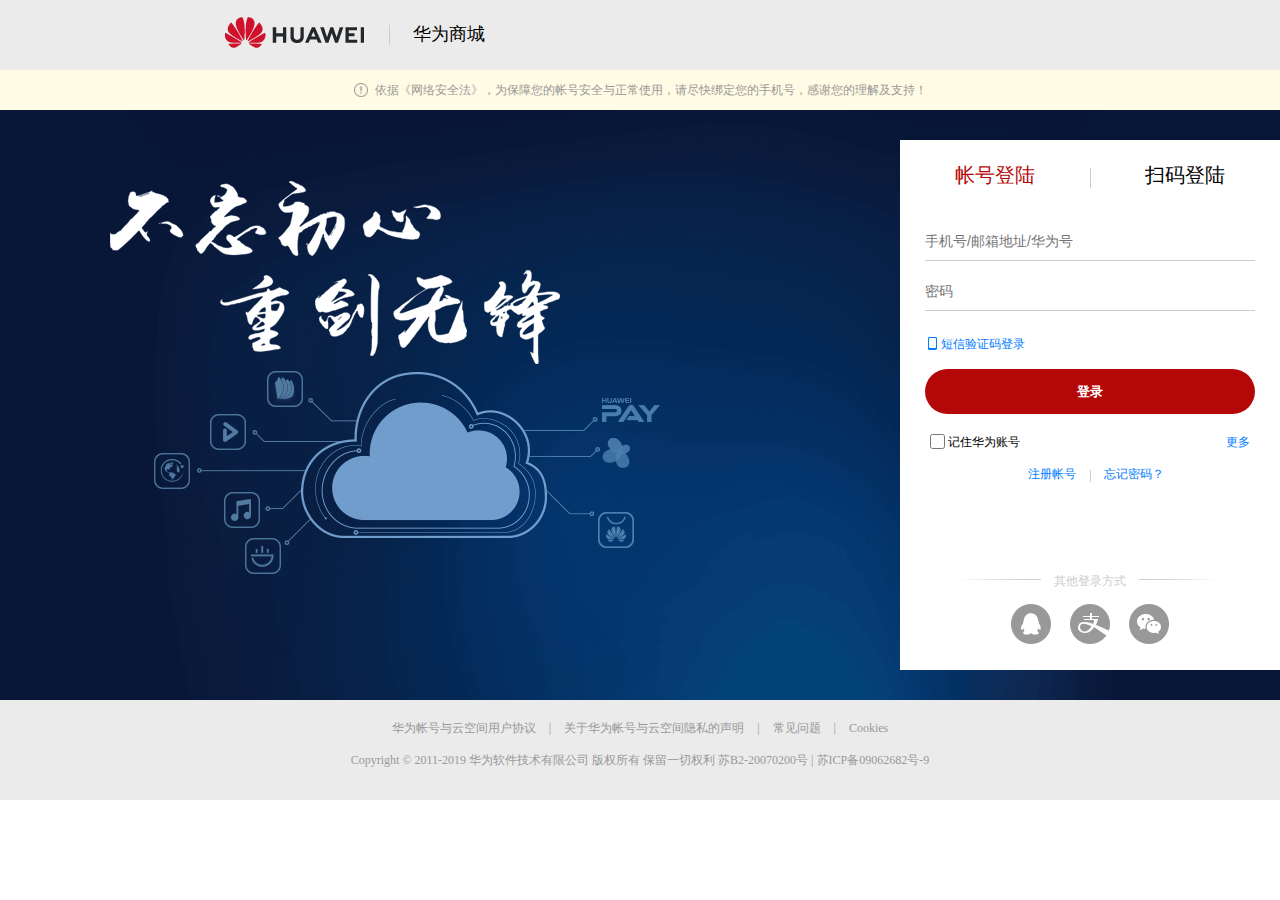
<file: html/login.html>
<!DOCTYPE html>
<html>
	<head>
		<meta charset="UTF-8">
		<title>登录</title>
		<link rel="shortcut icon" href="../img/favicon.ico">
		<link rel="stylesheet" type="text/css" href="../css/vmall.css"/>
		<link rel="stylesheet" type="text/css" href="../css/vmall03.css"/>
		<script src="../js/jquery-1.11.1.min.js"></script>
		<script src="../js/login.js"></script>
	</head>
	<body>
		<!--顶部-->
		<div class="header">
			<div class="upside">
				<div class="clearfix">
					<span id="logo">
						<img src="../img/da_img/login/HUAWEI.png" alt="" />
					</span>
					<div class="bar bar0"></div>
					<span id="titl">
						华为商城
					</span>
				</div>
			</div>
			<div class="downside">
				<p id="warning">
					<img src="../img/da_img/login/注意.png" alt="" />
					<span>依据《网络安全法》，为保障您的帐号安全与正常使用，请尽快绑定您的手机号，感谢您的理解及支持！</span>
				</p>
			</div>
			
		</div>
		<!--中部盒子-->
		<div class="box">
			<!--登录窗口-->
			<div class="loginBox clearfix">
				<div class="way clearfix">
					<span class="active">
						<span id="way1">帐号登陆</span>
					</span>
					<div class="bar bar1"></div>
					<span>
						<span id="way2">扫码登陆</span>
					</span>
				</div>

				<form action="#" method="get" id="log_input" class="clearfix" >
					<div class="log_error">
						<img src="../img/da_img/login/登录失败.png" alt="" />&nbsp; <span id="error_type"></span>
					</div>
					<input type="text" class="input_txt" name="user" id="user" value="" placeholder="手机号/邮箱地址/华为号"/>
					<input type="password" class="input_txt"  name="passwd" id="passwd" value="" placeholder="密码"/>
					<span class="txt_login focus_button"><img src="../img/da_img/login/短信登陆.png"/><a href="#" title="短信验证码登陆">短信验证码登录</a></span>
					<button id="log">登录</button>
					<div class="clearfix remember">
						<div class="relog">
							<input type="checkbox" name="relog" id="relog" value="" class="inputStyle"/>
							<label for="relog">记住华为账号</label>								
						</div>
						<div class="retip">
							在公用电脑上不要选择此项，推荐在个人电脑上选择此项。
						</div>
						<span class="focus_button" id="more"><a href="#" title="更多">更多</a></span>					
					</div>
				<div class="sign clearfix">
					<span class="focus_button"><a href="register.html" title="注册帐号">注册帐号</a></span>
					<div class="bar bar2"></div>
					<span class="focus_button"><a href="#" title="忘记密码？">忘记密码？</a></span>
				</div>
				<div id="other">
					<img src="../img/da_img/login/其他方式登录左.png"/>
					其他登录方式
					<img src="../img/da_img/login/其他方式登录右.png"/>
				</div>
				<div id="other_way">
					<a href="#" title="qq"><span id="qq"></span></a>
					<a href="#" title="支付宝"><span id="pay"></span></a>
					<a href="#" title="微信"><span id="wech"></span></a></div>					
				</form>
					<div class="code_area" hidden="hidden">
						<div class="code_box">
							<img id="code"  src="../img/da_img/login/二维码.png"/>
							<img id="code_phone" src="../img/da_img/login/二维码1.png"/>
						</div>

				
							<p class="tip">	
								使用<span id="huaapp">华为移动服务APP</span>扫一扫<br />
								若您使用华为手机，请进入“设置”>“华为帐号”扫码登录。
							</p>	
					</div>	
			</div>


		</div>


		<!--底部-->
		<div class="footer">
			<div class="footer_banner">
				<div class="cookies">
					<a href="#">华为帐号与云空间用户协议 </a>
					<span>|</span>
					<a href="#"> 关于华为帐号与云空间隐私的声明 </a>
					<span>|</span>
					<a href="#"> 常见问题 </a>
					<span>|</span>
					<a href="#"> Cookies</a>

				</div>
				<div class="copyright">
					Copyright © 2011-2019  华为软件技术有限公司  版权所有  保留一切权利  苏B2-20070200号 | 苏ICP备09062682号-9
				</div>
			</div>
			
		</div>
	</body>
</html>
</file>
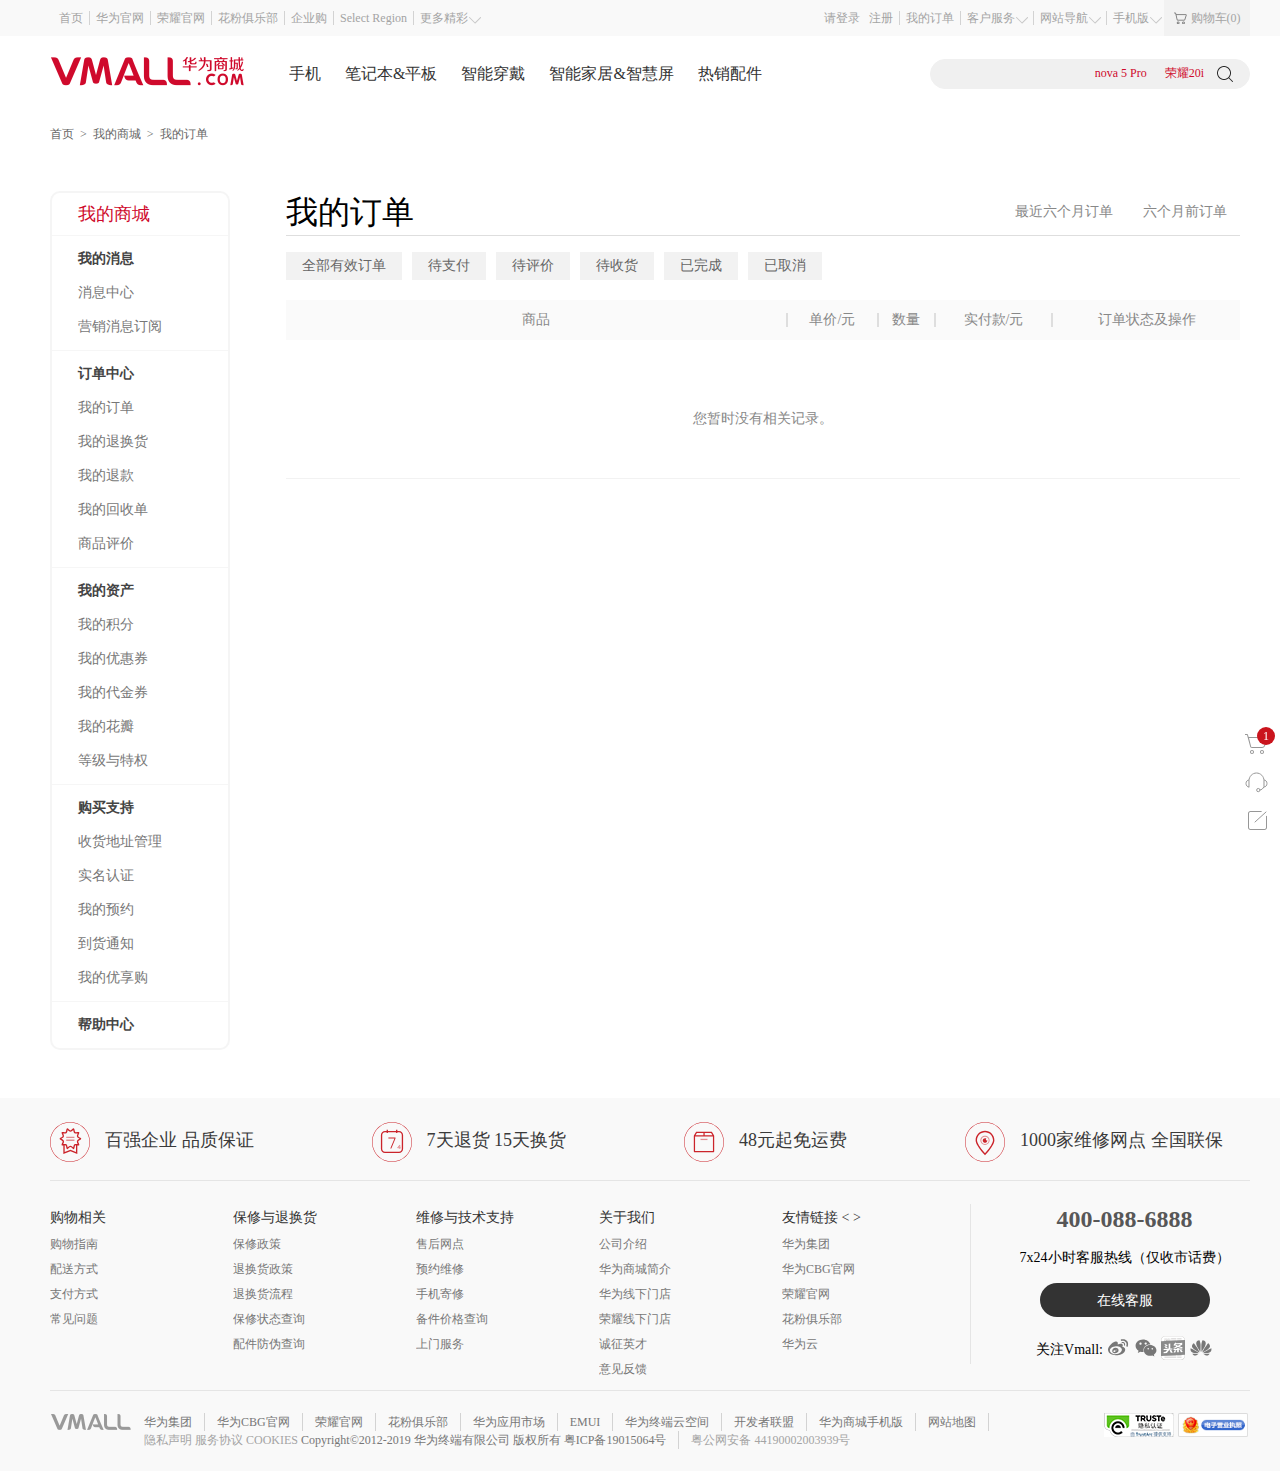
<file: html/order.html>
<!DOCTYPE html>
<html lang="en">
<head>
	<meta charset="UTF-8">
	<title>我的订单</title>
	<link rel="shortcut icon" href="../img/favicon.ico">
	<link rel="stylesheet" href="../css/page_header.css">
	<link rel="stylesheet" href="../css/tool_nav.css">
	<link rel="stylesheet" href="../css/page_bottom.css">
	<link rel="stylesheet" href="../css/order.css">
	<script src="../js/jquery-1.11.1.min.js"></script>
	<script src="../js/page_header.js"></script>
</head>
<body>
	<!-- 导航 -->
	<div class="shortcut">
		<div class="layout clearfix">
			<div class="s-sub">
				<ul>
					<li><a href="../index.html">首页</a></li>
                	<li><a href="">华为官网</a></li>
                	<li><a href="">荣耀官网</a></li>
                	<li><a href="">花粉俱乐部</a></li>          
                	<li><a href="#">企业购</a></li>       
                	<li><a href="#">Select Region</a></li>
                	<!-- .drop-down下拉菜单 隐藏-->
                	<li class="drop-down">                          		
                		<a href="#" class="icon-dropdown">更多精彩</a>               		
                		<div class="drop-down-more">
                			<dl>
                				<dt><a href="#">EMUI</a></dt>
                				<dt><a href="#">应用市场</a></dt>
                				<dt><a href="#">华为终端云空间</a></dt>
                				<dt><a href="#">开发者联盟</a></dt>
                			</dl>
                		</div>
                	</li>                	           
				</ul>
			</div>
			<div class="s-main">
				<ul>
					<li>
						<a href="login.html">请登录</a>
						<a href="register.html">注册</a>
					</li>
					<li><a href="order.html">我的订单</a></li>
					<li class="drop-down">
						<a href="" class="icon-dropdown">客户服务</a>
						<div class="drop-down-more ddm2">
                			<dl>
                				<dt><a href="help_index.html">服务中心</a></dt>
                				<dt><a href="#">联系客服</a></dt>               	
                			</dl>
                		</div>
					</li>
					<li class="drop-down">
						<a href="" class="icon-dropdown">网站导航</a>
						<div class="drop-down-more drop-nav clearfix">
							<div class="ddm-nav-icons">
								<a href="../index.html">
									<p>
										<img src="../img/headImg/index-icon.png" alt="">
									</p>
									<span>商城首页</span>
								</a>
							</div>
							<div class="ddm-nav-list">
								<dl>
									<dt>频道</dt>
									<dd>华为专区</dd>
									<dd>企业购</dd>
									<dd>荣耀专区</dd>		
								</dl>
							</div>
							<div class="ddm-nav-list">
								<dl>
									<dt>产品</dt>
									<dd>手机</dd>
									<dd>智能家居</dd>
									<dd>平板&笔记本</dd>
									<dd>通用配件</dd>
									<dd>专属配件</dd>
									<dd>智能穿戴</dd>			
								</dl>
							</div>
							<div class="ddm-nav-list">
								<dl>
									<dt>增值服务</dt>
									<dd>以旧换新</dd>
									<dd>补购保障</dd>
									<dd>一口价换电池</dd>		
								</dl>
							</div>
							<div class="ddm-nav-list">
								<dl>
									<dt>会员	</dt>
									<dd>会员频道</dd>
									<dd>企业购</dd>
									<dd>荣耀专区</dd>		
								</dl>
							</div>
						</div>
					</li>
					<li class="drop-down">
						<a href="#" class="icon-dropdown">手机版</a>
						<div class="drop-down-more ddm-mobile clearfix">
							<div class="ddm-code-detail">		
								<div class="qr-code">
									<img src="../img/headImg/vmall-qrcode3.png" alt="">
								</div>
								<div class="code-info">
									<h2>华为商城APP</h2>
									<p>新人专享好礼最高5000积分</p>
									<span><img src="../img/headImg/android-logo.png" alt=""></span>
									<span><img src="../img/headImg/wechat-logo.png" alt=""></span>
								</div>
							</div>		
							<div class="ddm-code-detail">		
								<div class="qr-code">
									<img src="../img/headImg/vmall-qrcode2.jpg" alt="">
								</div>
								<div class="code-info">
									<h2>商城公众号</h2>
									<p>微信扫一扫</p>
									<span><img src="../img/headImg/wechat-logo.png" alt=""></span>								
								</div>
							</div>
							<div class="ddm-code-detail">		
								<div class="qr-code">
									<img src="../img/headImg/vmall-qrcode.jpg" alt="">
								</div>
								<div class="code-info">
									<h2>微信小程序</h2>
									<span><img src="../img/headImg/wechat-logo.png" alt=""></span>
								</div>							
							</div>							
					</div>
					</li>
					<li class="drop-down">
						<a href="">购物车(0)</a>
						<div class="drop-down-more ddm-cart">
                			<p></p>
                			<p>您的购物车是空的，赶紧选购吧^_^</p>
                		</div>
					</li>
				</ul>
			</div>
		</div>
	</div>
	<div class="header">
		<div class="layout clearfix">
			<div class="left">
				<!-- 头部图标 -->
				<div class="logo">
					<a href="../index.html">
						<img src="../img/headImg/huawei-shop-logo.png" alt="logo_pic">
					</a>
				</div>
				<!-- 头部图标旁边的导航 -->
				<div class="naver">
					<ul>
						<li>
							<a href="#">手机</a>
						</li>
						<li>
							<a href="#">笔记本&amp;平板</a>
						</li>
						<li>
							<a href="#">智能穿戴</a>
						</li>
						<li>
							<a href="#">智能家居&amp;智慧屏</a>
						</li>
						<li>
							<a href="#">热销配件</a>
						</li>
					</ul>
				</div>
				<!-- 鼠标移入后下面的菜单 -->
				<div class="nav-sub">
					<!-- 头部有几种分类 这东西就有几个 移入相对应的分类才显示 第一个是手机-->
					<div class="nav-sub-wrap">
						<!-- 首行分类 -->
						<div class="title">
							<span class="all-cat">
								<a href="vmallList36.html">全部手机</a>
							</span>
							<ul>
								<li>
									<a href="#">荣耀</a>
								</li>
								<li>
									<a href="#">HUAWEI P系列</a>
								</li>
								<li>
									<a href="#">HUAWEI Mate</a>
								</li>
								<li>
									<a href="#">荣耀畅玩</a>
								</li>
								<li>
									<a href="#">HUAWEI nova</a>
								</li>
								<li>
									<a href="#">华为畅享</a>
								</li>
								<li>
									<a href="#">HUAWEI 麦芒</a>
								</li>
							</ul>
						</div>
						<div class="g-list">
							<ul>
								<li>
									<a href="#">
										<img src="../img/headImg/hot-good3.png" alt="">
										<span class="g-name">HUAWEI P30</span>
										<span class="g-price">￥4988</span>
									</a>
								</li>
								<li>
									<a href="#">
										<img src="../img/headImg/hot-goods-honor20.png" alt="">
										<span class="g-name">荣耀20</span>
										<span class="g-price">￥2699</span>
									</a>
								</li>
								<li>
									<a href="#">
										<img src="../img/headImg/mobile-p30.png" alt="">
										<span class="g-name">HUAWEI P30</span>
										<span class="g-price">￥3688</span>
									</a>
								</li>
								<li>
									<a href="#">
										<img src="../img/headImg/hot-goods8.png" alt="">
										<span class="g-name">荣耀20i</span>
										<span class="g-price">￥1299</span>
									</a>
								</li>
								<li>
									<a href="#">
										<img src="../img/headImg/mobile-honor8x.png" alt="">
										<span class="g-name">荣耀8X</span>
										<span class="g-price">￥999</span>
									</a>
								</li>
								<li>
									<a href="#">
										<img src="../img/headImg/hot-goods4.png" alt="">
										<span class="g-name">HUAWEI nova5 pro</span>
										<span class="g-price">￥2999</span>
									</a>
								</li>
							</ul>
						</div>
					</div>
					<!-- 笔记本&平板 -->
					<div class="nav-sub-wrap">
						<!-- 首行分类 -->
						<div class="title">
							<span class="all-cat">
								<a href="#">全部产品</a>
							</span>
							<ul>
								<li>
									<a href="#">笔记本电脑</a>
								</li>
								<li>
									<a href="#">平板</a>
								</li>
								<li>
									<a href="#">笔记本配件</a>
								</li>
							</ul>
						</div>
						<div class="g-list">
							<ul>
								<li>
									<a href="#">
										<img src="../img/headImg/huawei-mac.png" alt="">
										<span class="g-name">荣耀 MagicBook Pro</span>
										<span class="g-price">¥5499</span>
									</a>
								</li>
								<li>
									<a href="#">
										<img src="../img/headImg/m6.png" alt="">
										<span class="g-name">华为平板 M6 10英寸</span>
										<span class="g-price">￥2699</span>
									</a>
								</li>
								<li>
									<a href="#">
										<img src="../img/headImg/magicbook.png" alt="">
										<span class="g-name">MagicBook</span>
										<span class="g-price">￥5688</span>
									</a>
								</li>
								<li>
									<a href="#">
										<img src="../img/headImg/mac-pro.png" alt="">
										<span class="g-name">HUAWEI MateBook X Pro（2019）</span>
										<span class="g-price">￥8299</span>
									</a>
								</li>
								<li>
									<a href="#">
										<img src="../img/headImg/tablet5.png" alt="">
										<span class="g-name">荣耀平板5 10.1英寸</span>
										<span class="g-price">¥1199</span>
									</a>
								</li>
								<li>
									<a href="#">
										<img src="../img/headImg/m4.png" alt="">
										<span class="g-name">HUAWEI MateBook 14</span>
										<span class="g-price">￥5999</span>
									</a>
								</li>
							</ul>
						</div>
					</div>
					<!-- 智能穿戴 -->
					<div class="nav-sub-wrap">
						<!-- 首行分类 -->
						<div class="title">
							<span class="all-cat">
								<a href="#">全部产品</a>
							</span>
							<ul>
								<li>
									<a href="#">手环</a>
								</li>
								<li>
									<a href="#">手表</a>
								</li>
								<li>
									<a href="#">VR</a>
								</li>
							</ul>
						</div>
						<div class="g-list">
							<ul>
								<li>
									<a href="#">
										<img src="../img/headImg/watch-gt.png" alt="">
										<span class="g-name">HUAWEI WATCH GT</span>
										<span class="g-price">¥1488</span>
									</a>
								</li>
								<li>
									<a href="#">
										<img src="../img/headImg/honor-watch.png" alt="">
										<span class="g-name">荣耀手表</span>
										<span class="g-price">¥699</span>
									</a>
								</li>
								<li>
									<a href="#">
										<img src="../img/headImg/ring-pro.png" alt="">
										<span class="g-name">华为手环 3 Pro</span>
										<span class="g-price">¥379</span>
									</a>
								</li>
								<li>
									<a href="#">
										<img src="../img/headImg/honor-wing4.png" alt="">
										<span class="g-name">荣耀手环4 标准版</span>
										<span class="g-price">¥169</span>
									</a>
								</li>
								<li>
									<a href="#">
										<img src="../img/headImg/children-watch.png" alt="">
										<span class="g-name">华为儿童手表 3</span>
										<span class="g-price">¥368</span>
									</a>
								</li>
								<li>
									<a href="#">
										<img src="../img/headImg/huawei-vr.png" alt="">
										<span class="g-name">HUAWEI VR 2</span>
										<span class="g-price">¥1999</span>
									</a>
								</li>
							</ul>
						</div>
					</div>
					<!-- 智能家居 -->
					<div class="nav-sub-wrap">
						<!-- 首行分类 -->
						<div class="title">
							<span class="all-cat">
								<a href="#">全部产品</a>
							</span>
							<ul>
								<li>
									<a href="#">智慧屏</a>
								</li>
								<li>
									<a href="#">路由器</a>
								</li>
								<li>
									<a href="#">照明</a>
								</li>
								<li>
									<a href="#">电视盒</a>
								</li>
								<li>
									<a href="#">清洁</a>
								</li>
								<li>
									<a href="#">安防</a>
								</li>
								<li>
									<a href="#">健康</a>
								</li>
							</ul>
						</div>
						<div class="g-list">
							<ul>
								<li>
									<a href="#">
										<img src="../img/headImg/Q2-pro.png" alt="">
										<span class="g-name">华为路由 Q2 Pro</span>
										<span class="g-price">¥769</span>
									</a>
								</li>
								<li>
									<a href="#">
										<img src="../img/headImg/pro2.png" alt="">
										<span class="g-name">荣耀路由Pro 2</span>
										<span class="g-price">¥295</span>
									</a>
								</li>
								<li>
									<a href="#">
										<img src="../img/headImg/AImusic-box.png" alt="">
										<span class="g-name">华为 AI 音箱</span>
										<span class="g-price">￥368</span>
									</a>
								</li>
								<li>
									<a href="#">
										<img src="../img/headImg/luyou-2s.png" alt="">
										<span class="g-name">荣耀路由2S</span>
										<span class="g-price">¥169</span>
									</a>
								</li>
								<li>
									<a href="#">
										<img src="../img/headImg/yoyo-box.png" alt="">
										<span class="g-name">荣耀YOYO智能音箱</span>
										<span class="g-price">￥199</span>
									</a>
								</li>
								<li>
									<a href="#">
										<img src="../img/headImg/huawei-wifi.png" alt="">
										<span class="g-name">华为随行WiFi 2</span>
										<span class="g-price">￥299</span>
									</a>
								</li>
							</ul>
						</div>
					</div>
					<!-- 热销配件 -->
					<div class="nav-sub-wrap">
						<!-- 首行分类 -->
						<div class="title">
							<span class="all-cat">
								<a href="#">全部配件</a>
							</span>
							<ul>
								<li>
									<a href="#">保护壳</a>
								</li>
								<li>
									<a href="#">移动电源</a>
								</li>
								<li>
									<a href="#">耳机</a>
								</li>
								<li>
									<a href="#">保护套</a>
								</li>
								<li>
									<a href="#">贴膜</a>
								</li>
								<li>
									<a href="#">音箱</a>
								</li>
								<li>
									<a href="#">自拍杆/支架</a>
								</li>
							</ul>
						</div>
						<div class="g-list">
							<ul>
								<li>
									<a href="#">
										<img src="../img/headImg/40w-superpower.png" alt="">
										<span class="g-name">华为40W超级快充移动电源</span>
										<span class="g-price">¥369</span>
									</a>
								</li>
								<li>
									<a href="#">
										<img src="../img/headImg/Flypods.png" alt="">
										<span class="g-name">荣耀FlyPods无线耳机</span>
										<span class="g-price">￥699</span>
									</a>
								</li>
								<li>
									<a href="#">
										<img src="../img/headImg/fat.png" alt="">
										<span class="g-name">华为智能体脂秤</span>
										<span class="g-price">¥169</span>
									</a>
								</li>
								<li>
									<a href="#">
										<img src="../img/headImg/xSports.png" alt="">
										<span class="g-name">荣耀xSport运动蓝牙耳机</span>
										<span class="g-price">￥129</span>
									</a>
								</li>
								<li>
									<a href="#">
										<img src="../img/headImg/freelace.png" alt="">
										<span class="g-name">HUAWEI FreeLace 无线耳机</span>
										<span class="g-price">￥499</span>
									</a>
								</li>
								<li>
									<a href="#">
										<img src="../img/headImg/honor-fat.png" alt="">
										<span class="g-name">荣耀体脂秤</span>
										<span class="g-price">￥199</span>
									</a>
								</li>
							</ul>
						</div>
					</div>
				</div>
			</div>
			<!-- 搜索框 -->
			<div class="right">
				<div class="search-bar">
					<form action="get">
						<input type="text" class="text" id="search-input"/>
						<input type="button" class="s-btn"/>
						<div class="search-key">
							<a href="#">nova 5 Pro</a>
							<a href="#">荣耀20i</a>
						</div>
					</form>
					<!-- 搜索框提示 -->
					<div class="search-drop hide">
						<h6 class="title">热门搜索</h6>
						<ul>
							<li>
								<a href="#">Mate20</a>
							</li>
							<li>
								<a href="#">荣耀20</a>
							</li>
							<li>
								<a href="#">HUAWEI P30</a>
							</li>
							<li>
								<a href="#">nova5</a>
							</li>
						</ul>
					</div>
				</div>
			</div>
		</div>
	</div>
	<!-- 面包屑 -->
	<section class="layout bread">
		<a href="../index.html">首页</a>
		&nbsp;&gt;&nbsp;
		<a href="">我的商城</a>
		&nbsp;&gt;&nbsp;
		<span>我的订单</span>
	</section>
	<section class="layout order-box">
		<aside>
			<div class="aside-title">我的商城</div>
			<div class="aside-content">
				<ul>
					<li>
						<h3>我的消息</h3>
						<a href="#">消息中心</a>
						<a href="#">营销消息订阅</a>
					</li>
					<li>
						<h3>订单中心</h3>
						<a href="#">我的订单</a>
						<a href="#">我的退换货</a>
						<a href="#">我的退款</a>
						<a href="#">我的回收单</a>
						<a href="#">商品评价</a>
					</li>
					<li>
						<h3>我的资产</h3>
						<a href="#">我的积分</a>
						<a href="#">我的优惠券</a>
						<a href="#">我的代金券</a>
						<a href="#">我的花瓣</a>
						<a href="#">等级与特权</a>
					</li>
					<li>
						<h3>购买支持</h3>
						<a href="#">收货地址管理</a>
						<a href="#">实名认证</a>
						<a href="#">我的预约</a>
						<a href="#">到货通知</a>
						<a href="#">我的优享购</a>
					</li>
					<li>
						<h3>帮助中心</h3>
					</li>
				</ul>
			</div>
		</aside>
		<div class="main-order">
			<header class="clearfix">
				<h1>我的订单</h1>
				<div>
					<span>最近六个月订单</span>
					<span>六个月前订单</span>
				</div>
			</header>
			<div class="order-type">
				<ul>
					<li>
						<a href="#">全部有效订单</a>
					</li>
					<li>
						<a href="#">待支付</a>
					</li>
					<li>
						<a href="#">待评价</a>
					</li>
					<li>
						<a href="#">待收货</a>
					</li>
					<li>
						<a href="#">已完成</a>
					</li>
					<li>
						<a href="#">已取消</a>
					</li>
				</ul>
			</div>
			<div class="order-title">
				<table border="0" cellpadding="0" cellspacing="0">
					<tr>
						<th>商品</th>
						<th>单价/元</th>
						<th>数量</th>
						<th>实付款/元</th>
						<th>订单状态及操作</th>
					</tr>
				</table>
			</div>
			<div class="list-group">
				<div class="list-group-empty">您暂时没有相关记录。</div>
			</div>
		</div>
	</section>
	<!-- 侧边导航 -->
	<div class="tool-nav">
		<ul>
			<li>
				<a href="#" class="tool-nav-cart">
					<i>购物车</i>
					<span>1</span>
				</a>
			</li>
			<li>
				<a href="#" class="tool-nav-service">
					<i>在线客服</i>
				</a>
			</li>
			<li>
				<a href="#" class="tool-nav-feedback">
					<i>意见反馈</i>
				</a>
			</li>
			<li>
				<a href="#" class="tool-nav-backtop">
					<i>返回顶部</i>
				</a>
			</li>
		</ul>
	</div>
	<iframe src="bottom.html" frameborder="0" scrolling="no" width="100%" height="374px" name="bottom-iframe" class="page-bottom"></iframe>
</body>
</html>
</file>
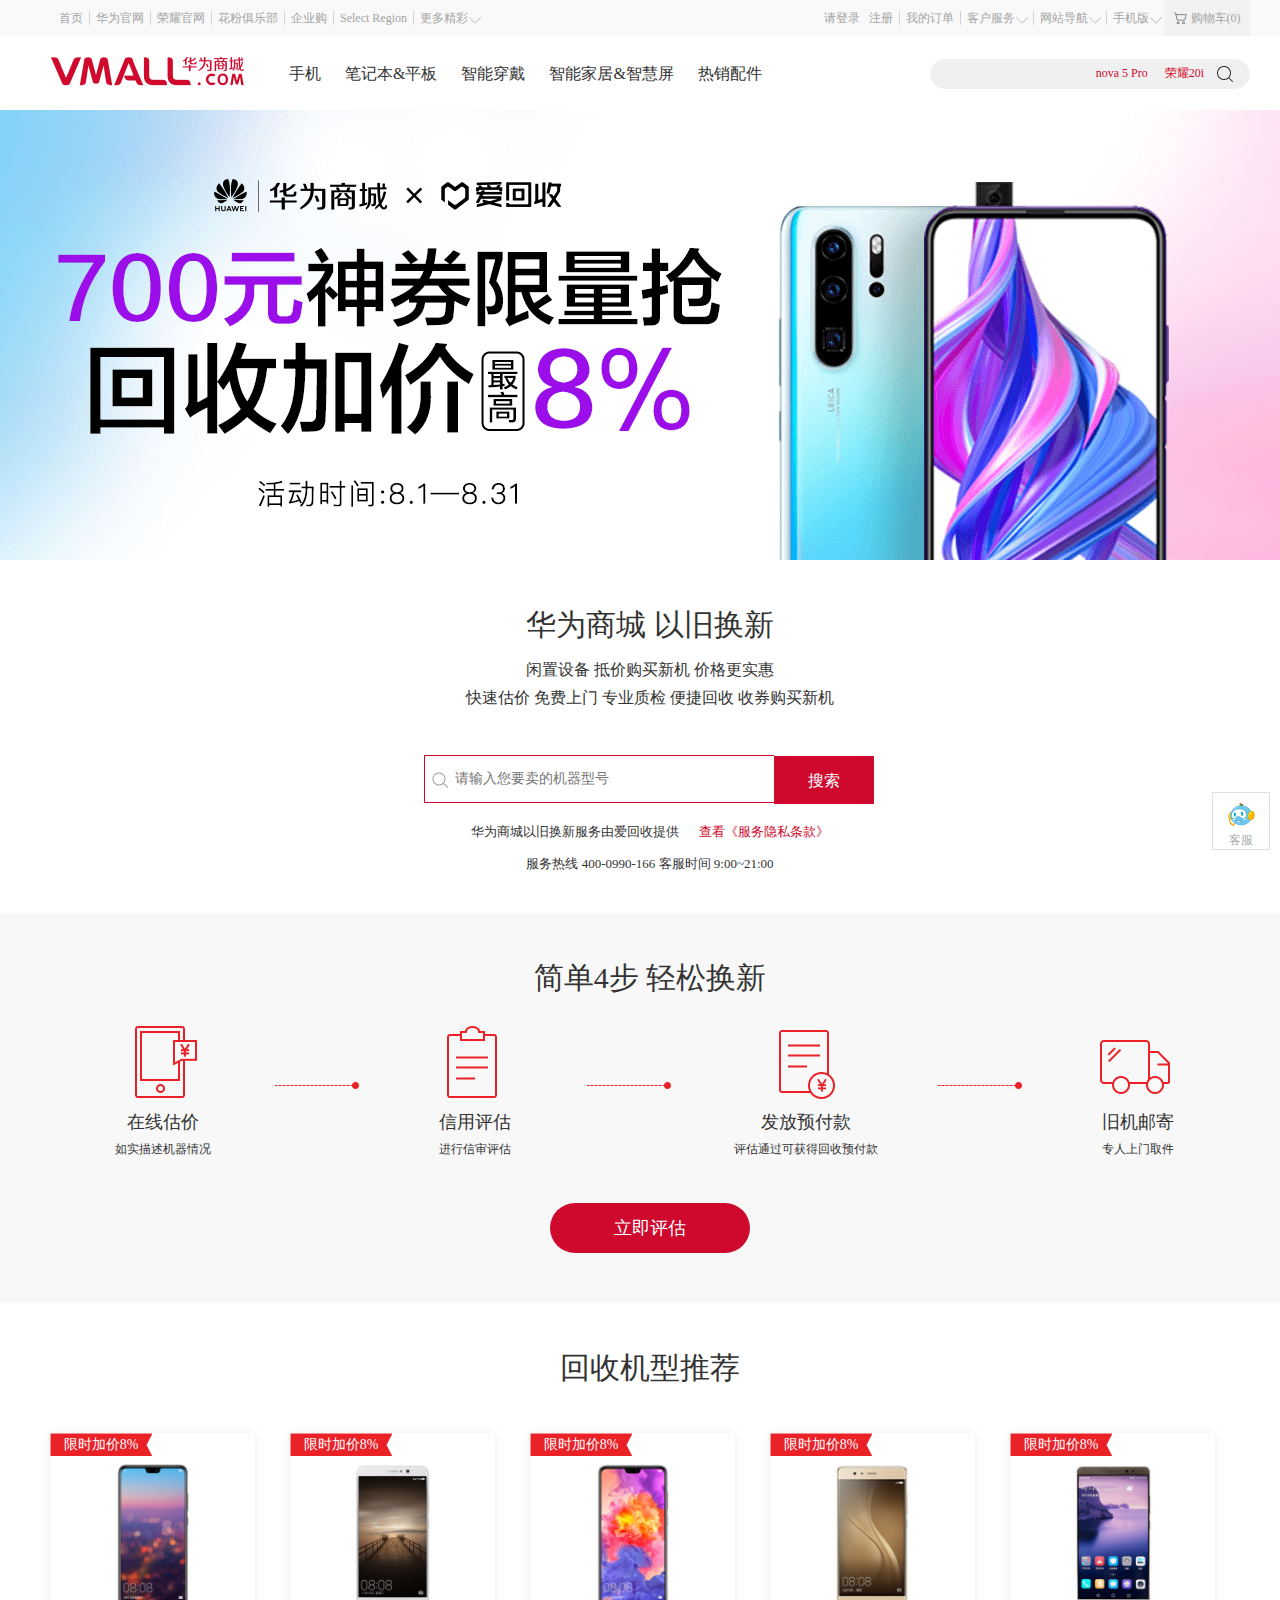
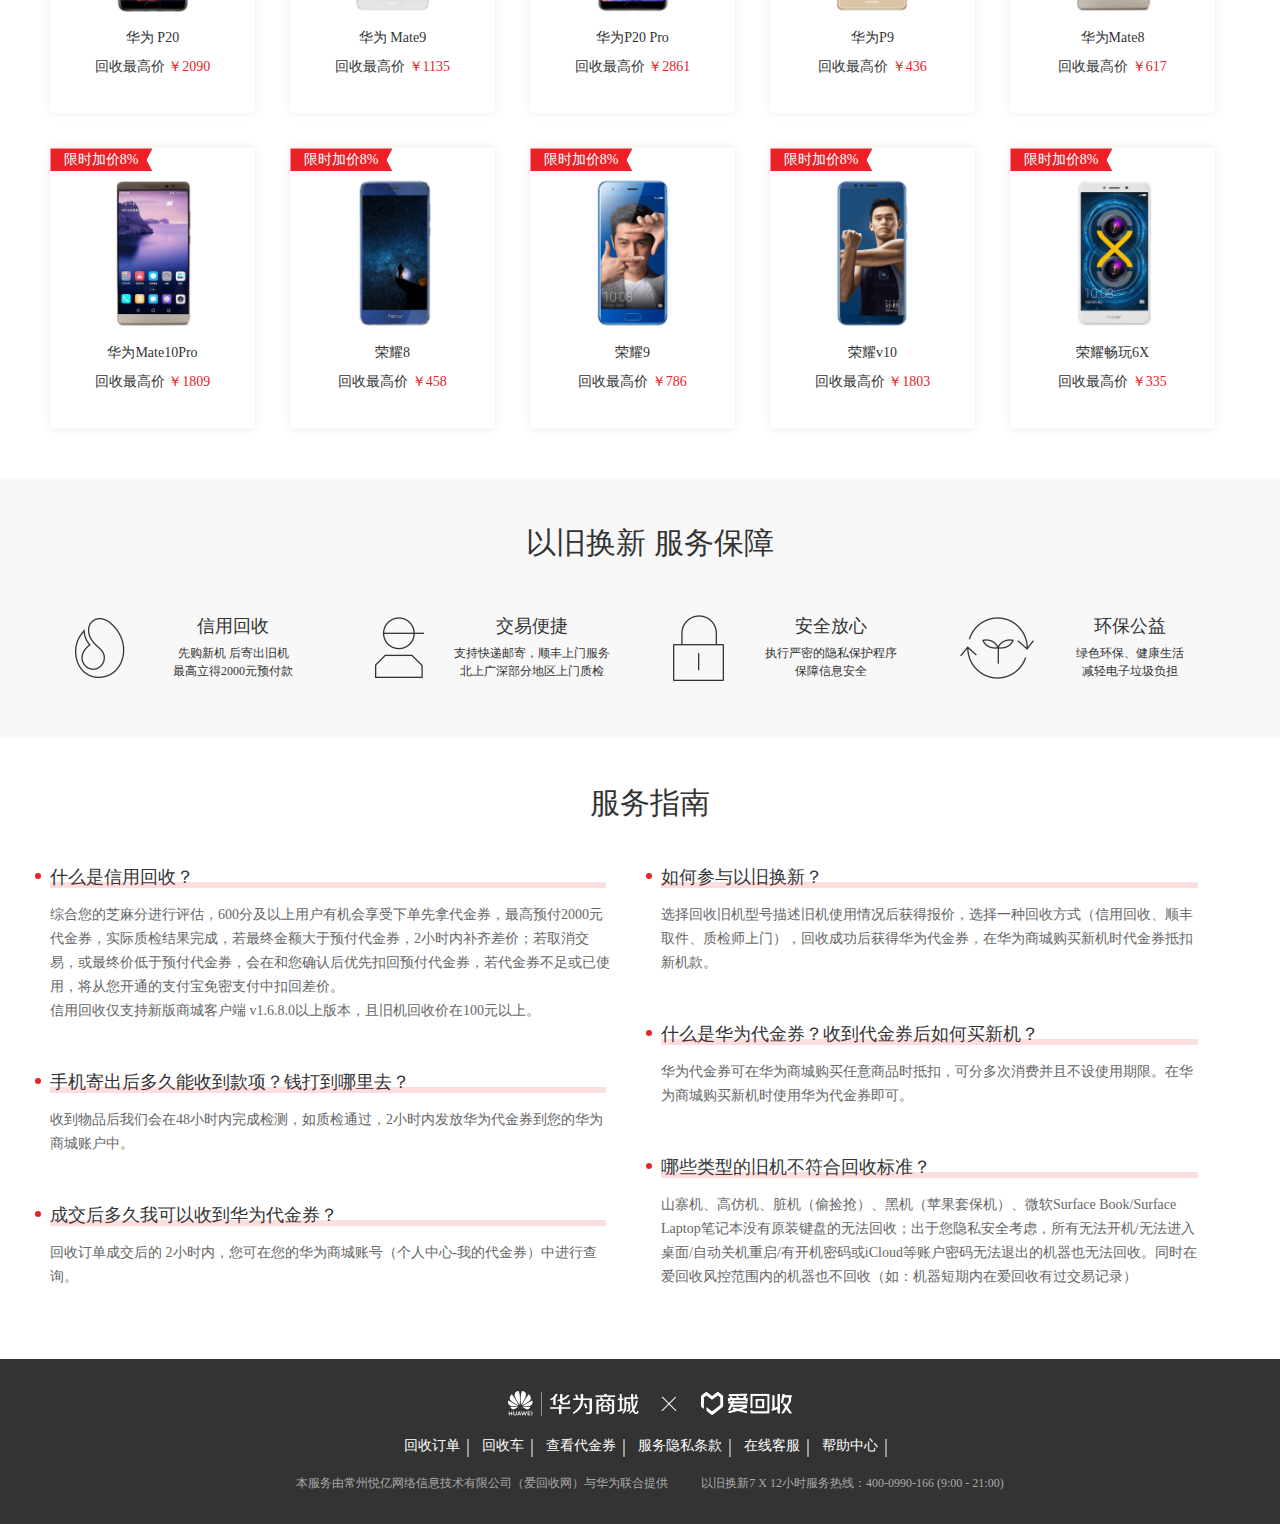
<file: html/recycle.html>
<!DOCTYPE html>
<html lang="en">
<head>
	<meta charset="UTF-8">
	<title>以旧换新</title>
	<link rel="shortcut icon" href="../img/favicon.ico">
	<link rel="stylesheet" href="../css/base.css">
	<link rel="stylesheet" href="../css/page_header.css">
	<link rel="stylesheet" href="../css/page_bottom.css">
	<link rel="stylesheet" href="../css/recycle.css">
	<script src="../js/jquery-1.11.1.min.js"></script>
	<script src="../js/page_header.js"></script>
</head>
<body>
	<!-- 导航 -->
	<div class="shortcut">
		<div class="layout clearfix">
			<div class="s-sub">
				<ul>
					<li><a href="../index.html">首页</a></li>
                	<li><a href="">华为官网</a></li>
                	<li><a href="">荣耀官网</a></li>
                	<li><a href="">花粉俱乐部</a></li>          
                	<li><a href="#">企业购</a></li>       
                	<li><a href="#">Select Region</a></li>
                	<!-- .drop-down下拉菜单 隐藏-->
                	<li class="drop-down">                          		
                		<a href="#" class="icon-dropdown">更多精彩</a>               		
                		<div class="drop-down-more">
                			<dl>
                				<dt><a href="#">EMUI</a></dt>
                				<dt><a href="#">应用市场</a></dt>
                				<dt><a href="#">华为终端云空间</a></dt>
                				<dt><a href="#">开发者联盟</a></dt>
                			</dl>
                		</div>
                	</li>                	           
				</ul>
			</div>
			<div class="s-main">
				<ul>
					<li>
						<a href="login.html">请登录</a>
						<a href="register.html">注册</a>
					</li>
					<li><a href="order.html">我的订单</a></li>
					<li class="drop-down">
						<a href="" class="icon-dropdown">客户服务</a>
						<div class="drop-down-more ddm2">
                			<dl>
                				<dt><a href="help_index.html">服务中心</a></dt>
                				<dt><a href="#">联系客服</a></dt>               	
                			</dl>
                		</div>
					</li>
					<li class="drop-down">
						<a href="" class="icon-dropdown">网站导航</a>
						<div class="drop-down-more drop-nav clearfix">
							<div class="ddm-nav-icons">
								<a href="../index.html">
									<p>
										<img src="../img/headImg/index-icon.png" alt="">
									</p>
									<span>商城首页</span>
								</a>
							</div>
							<div class="ddm-nav-list">
								<dl>
									<dt>频道</dt>
									<dd>华为专区</dd>
									<dd>企业购</dd>
									<dd>荣耀专区</dd>		
								</dl>
							</div>
							<div class="ddm-nav-list">
								<dl>
									<dt>产品</dt>
									<dd>手机</dd>
									<dd>智能家居</dd>
									<dd>平板&笔记本</dd>
									<dd>通用配件</dd>
									<dd>专属配件</dd>
									<dd>智能穿戴</dd>			
								</dl>
							</div>
							<div class="ddm-nav-list">
								<dl>
									<dt>增值服务</dt>
									<dd>以旧换新</dd>
									<dd>补购保障</dd>
									<dd>一口价换电池</dd>		
								</dl>
							</div>
							<div class="ddm-nav-list">
								<dl>
									<dt>会员	</dt>
									<dd>会员频道</dd>
									<dd>企业购</dd>
									<dd>荣耀专区</dd>		
								</dl>
							</div>
						</div>
					</li>
					<li class="drop-down">
						<a href="#" class="icon-dropdown">手机版</a>
						<div class="drop-down-more ddm-mobile clearfix">
							<div class="ddm-code-detail">		
								<div class="qr-code">
									<img src="../img/headImg/vmall-qrcode3.png" alt="">
								</div>
								<div class="code-info">
									<h2>华为商城APP</h2>
									<p>新人专享好礼最高5000积分</p>
									<span><img src="../img/headImg/android-logo.png" alt=""></span>
									<span><img src="../img/headImg/wechat-logo.png" alt=""></span>
								</div>
							</div>		
							<div class="ddm-code-detail">		
								<div class="qr-code">
									<img src="../img/headImg/vmall-qrcode2.jpg" alt="">
								</div>
								<div class="code-info">
									<h2>商城公众号</h2>
									<p>微信扫一扫</p>
									<span><img src="../img/headImg/wechat-logo.png" alt=""></span>								
								</div>
							</div>
							<div class="ddm-code-detail">		
								<div class="qr-code">
									<img src="../img/headImg/vmall-qrcode.jpg" alt="">
								</div>
								<div class="code-info">
									<h2>微信小程序</h2>
									<span><img src="../img/headImg/wechat-logo.png" alt=""></span>
								</div>							
							</div>							
					</div>
					</li>
					<li class="drop-down">
						<a href="shopcart.html">购物车(0)</a>
						<div class="drop-down-more ddm-cart">
                			<p></p>
                			<p>您的购物车是空的，赶紧选购吧^_^</p>
                		</div>
					</li>
				</ul>
			</div>
		</div>
	</div>
	<div class="header">
		<div class="layout clearfix">
			<div class="left">
				<!-- 头部图标 -->
				<div class="logo">
					<a href="#">
						<img src="../img/headImg/huawei-shop-logo.png" alt="logo_pic">
					</a>
				</div>
				<!-- 头部图标旁边的导航 -->
				<div class="naver">
					<ul>
						<li>
							<a href="#">手机</a>
						</li>
						<li>
							<a href="#">笔记本&amp;平板</a>
						</li>
						<li>
							<a href="#">智能穿戴</a>
						</li>
						<li>
							<a href="#">智能家居&amp;智慧屏</a>
						</li>
						<li>
							<a href="#">热销配件</a>
						</li>
					</ul>
				</div>
				<!-- 鼠标移入后下面的菜单 -->
				<div class="nav-sub">
					<!-- 头部有几种分类 这东西就有几个 移入相对应的分类才显示 第一个是手机-->
					<div class="nav-sub-wrap">
						<!-- 首行分类 -->
						<div class="title">
							<span class="all-cat">
								<a href="#">全部手机</a>
							</span>
							<ul>
								<li>
									<a href="#">荣耀</a>
								</li>
								<li>
									<a href="#">HUAWEI P系列</a>
								</li>
								<li>
									<a href="#">HUAWEI Mate</a>
								</li>
								<li>
									<a href="#">荣耀畅玩</a>
								</li>
								<li>
									<a href="#">HUAWEI nova</a>
								</li>
								<li>
									<a href="#">华为畅享</a>
								</li>
								<li>
									<a href="#">HUAWEI 麦芒</a>
								</li>
							</ul>
						</div>
						<div class="g-list">
							<ul>
								<li>
									<a href="#">
										<img src="../img/headImg/hot-good3.png" alt="">
										<span class="g-name">HUAWEI P30</span>
										<span class="g-price">￥4988</span>
									</a>
								</li>
								<li>
									<a href="#">
										<img src="../img/headImg/hot-goods-honor20.png" alt="">
										<span class="g-name">荣耀20</span>
										<span class="g-price">￥2699</span>
									</a>
								</li>
								<li>
									<a href="#">
										<img src="../img/headImg/mobile-p30.png" alt="">
										<span class="g-name">HUAWEI P30</span>
										<span class="g-price">￥3688</span>
									</a>
								</li>
								<li>
									<a href="#">
										<img src="../img/headImg/hot-goods8.png" alt="">
										<span class="g-name">荣耀20i</span>
										<span class="g-price">￥1299</span>
									</a>
								</li>
								<li>
									<a href="#">
										<img src="../img/headImg/mobile-honor8x.png" alt="">
										<span class="g-name">荣耀8X</span>
										<span class="g-price">￥999</span>
									</a>
								</li>
								<li>
									<a href="#">
										<img src="../img/headImg/hot-goods4.png" alt="">
										<span class="g-name">HUAWEI nova5 pro</span>
										<span class="g-price">￥2999</span>
									</a>
								</li>
							</ul>
						</div>
					</div>
					<!-- 笔记本&平板 -->
					<div class="nav-sub-wrap">
						<!-- 首行分类 -->
						<div class="title">
							<span class="all-cat">
								<a href="#">全部产品</a>
							</span>
							<ul>
								<li>
									<a href="#">笔记本电脑</a>
								</li>
								<li>
									<a href="#">平板</a>
								</li>
								<li>
									<a href="#">笔记本配件</a>
								</li>
							</ul>
						</div>
						<div class="g-list">
							<ul>
								<li>
									<a href="#">
										<img src="../img/headImg/huawei-mac.png" alt="">
										<span class="g-name">荣耀 MagicBook Pro</span>
										<span class="g-price">¥5499</span>
									</a>
								</li>
								<li>
									<a href="#">
										<img src="../img/headImg/m6.png" alt="">
										<span class="g-name">华为平板 M6 10英寸</span>
										<span class="g-price">￥2699</span>
									</a>
								</li>
								<li>
									<a href="#">
										<img src="../img/headImg/magicbook.png" alt="">
										<span class="g-name">MagicBook</span>
										<span class="g-price">￥5688</span>
									</a>
								</li>
								<li>
									<a href="#">
										<img src="../img/headImg/mac-pro.png" alt="">
										<span class="g-name">HUAWEI MateBook X Pro（2019）</span>
										<span class="g-price">￥8299</span>
									</a>
								</li>
								<li>
									<a href="#">
										<img src="../img/headImg/tablet5.png" alt="">
										<span class="g-name">荣耀平板5 10.1英寸</span>
										<span class="g-price">¥1199</span>
									</a>
								</li>
								<li>
									<a href="#">
										<img src="../img/headImg/m4.png" alt="">
										<span class="g-name">HUAWEI MateBook 14</span>
										<span class="g-price">￥5999</span>
									</a>
								</li>
							</ul>
						</div>
					</div>
					<!-- 智能穿戴 -->
					<div class="nav-sub-wrap">
						<!-- 首行分类 -->
						<div class="title">
							<span class="all-cat">
								<a href="#">全部产品</a>
							</span>
							<ul>
								<li>
									<a href="#">手环</a>
								</li>
								<li>
									<a href="#">手表</a>
								</li>
								<li>
									<a href="#">VR</a>
								</li>
							</ul>
						</div>
						<div class="g-list">
							<ul>
								<li>
									<a href="#">
										<img src="../img/headImg/watch-gt.png" alt="">
										<span class="g-name">HUAWEI WATCH GT</span>
										<span class="g-price">¥1488</span>
									</a>
								</li>
								<li>
									<a href="#">
										<img src="../img/headImg/honor-watch.png" alt="">
										<span class="g-name">荣耀手表</span>
										<span class="g-price">¥699</span>
									</a>
								</li>
								<li>
									<a href="#">
										<img src="../img/headImg/ring-pro.png" alt="">
										<span class="g-name">华为手环 3 Pro</span>
										<span class="g-price">¥379</span>
									</a>
								</li>
								<li>
									<a href="#">
										<img src="../img/headImg/honor-wing4.png" alt="">
										<span class="g-name">荣耀手环4 标准版</span>
										<span class="g-price">¥169</span>
									</a>
								</li>
								<li>
									<a href="#">
										<img src="../img/headImg/children-watch.png" alt="">
										<span class="g-name">华为儿童手表 3</span>
										<span class="g-price">¥368</span>
									</a>
								</li>
								<li>
									<a href="#">
										<img src="../img/headImg/huawei-vr.png" alt="">
										<span class="g-name">HUAWEI VR 2</span>
										<span class="g-price">¥1999</span>
									</a>
								</li>
							</ul>
						</div>
					</div>
					<!-- 智能家居 -->
					<div class="nav-sub-wrap">
						<!-- 首行分类 -->
						<div class="title">
							<span class="all-cat">
								<a href="#">全部产品</a>
							</span>
							<ul>
								<li>
									<a href="#">智慧屏</a>
								</li>
								<li>
									<a href="#">路由器</a>
								</li>
								<li>
									<a href="#">照明</a>
								</li>
								<li>
									<a href="#">电视盒</a>
								</li>
								<li>
									<a href="#">清洁</a>
								</li>
								<li>
									<a href="#">安防</a>
								</li>
								<li>
									<a href="#">健康</a>
								</li>
							</ul>
						</div>
						<div class="g-list">
							<ul>
								<li>
									<a href="#">
										<img src="../img/headImg/Q2-pro.png" alt="">
										<span class="g-name">华为路由 Q2 Pro</span>
										<span class="g-price">¥769</span>
									</a>
								</li>
								<li>
									<a href="#">
										<img src="../img/headImg/pro2.png" alt="">
										<span class="g-name">荣耀路由Pro 2</span>
										<span class="g-price">¥295</span>
									</a>
</li>
								<li>
									<a href="#">
										<img src="../img/headImg/AImusic-box.png" alt="">
										<span class="g-name">华为 AI 音箱</span>
										<span class="g-price">￥368</span>
									</a>
								</li>
								<li>
									<a href="#">
										<img src="../img/headImg/luyou-2s.png" alt="">
										<span class="g-name">荣耀路由2S</span>
										<span class="g-price">¥169</span>
									</a>
								</li>
								<li>
									<a href="#">
										<img src="../img/headImg/yoyo-box.png" alt="">
										<span class="g-name">荣耀YOYO智能音箱</span>
										<span class="g-price">￥199</span>
									</a>
								</li>
								<li>
									<a href="#">
										<img src="../img/headImg/huawei-wifi.png" alt="">
										<span class="g-name">华为随行WiFi 2</span>
										<span class="g-price">￥299</span>
									</a>
								</li>
							</ul>
						</div>
					</div>
					<!-- 热销配件 -->
					<div class="nav-sub-wrap">
						<!-- 首行分类 -->
						<div class="title">
							<span class="all-cat">
								<a href="#">全部配件</a>
							</span>
							<ul>
								<li>
									<a href="#">保护壳</a>
								</li>
								<li>
									<a href="#">移动电源</a>
								</li>
								<li>
									<a href="#">耳机</a>
								</li>
								<li>
									<a href="#">保护套</a>
								</li>
								<li>
									<a href="#">贴膜</a>
								</li>
								<li>
									<a href="#">音箱</a>
								</li>
								<li>
									<a href="#">自拍杆/支架</a>
								</li>
							</ul>
						</div>
						<div class="g-list">
							<ul>
								<li>
									<a href="#">
										<img src="../img/headImg/40w-superpower.png" alt="">
										<span class="g-name">华为40W超级快充移动电源</span>
										<span class="g-price">¥369</span>
									</a>
								</li>
								<li>
									<a href="#">
										<img src="../img/headImg/Flypods.png" alt="">
										<span class="g-name">荣耀FlyPods无线耳机</span>
										<span class="g-price">￥699</span>
									</a>
								</li>
								<li>
									<a href="#">
										<img src="../img/headImg/fat.png" alt="">
										<span class="g-name">华为智能体脂秤</span>
										<span class="g-price">¥169</span>
									</a>
								</li>
								<li>
									<a href="#">
										<img src="../img/headImg/xSports.png" alt="">
										<span class="g-name">荣耀xSport运动蓝牙耳机</span>
										<span class="g-price">￥129</span>
									</a>
								</li>
								<li>
									<a href="#">
										<img src="../img/headImg/freelace.png" alt="">
										<span class="g-name">HUAWEI FreeLace 无线耳机</span>
										<span class="g-price">￥499</span>
									</a>
								</li>
								<li>
									<a href="#">
										<img src="../img/headImg/honor-fat.png" alt="">
										<span class="g-name">荣耀体脂秤</span>
										<span class="g-price">￥199</span>
									</a>
								</li>
							</ul>
						</div>
					</div>
				</div>
			</div>
			<!-- 搜索框 -->
			<div class="right">
				<div class="search-bar">
					<form action="get">
						<input type="text" class="text" id="search-input"/>
						<input type="button" class="s-btn"/>
						<div class="search-key">
							<a href="#">nova 5 Pro</a>
							<a href="#">荣耀20i</a>
						</div>
					</form>
					<!-- 搜索框提示 -->
					<div class="search-drop hide">
						<h6 class="title">热门搜索</h6>
						<ul>
							<li>
								<a href="#">Mate20</a>
							</li>
							<li>
								<a href="#">荣耀20</a>
							</li>
							<li>
								<a href="#">HUAWEI P30</a>
							</li>
							<li>
								<a href="#">nova5</a>
							</li>
						</ul>
					</div>
				</div>
			</div>
		</div>
	</div>
	<!-- 大图 -->
	<div class="banner inner" id="banner">
		<a href="https://cppc.aihuishou.com/huaweicredit/activity?activity=HuaWeiAugustActivity">
		</a>
	</div>
	<!-- 搜索 -->
	<div class="search-box inner">
		<h2 class="title">华为商城 以旧换新</h2>
		<div class="intro">
			闲置设备 抵价购买新机 价格更实惠<br/>
			快速估价 免费上门 专业质检 便捷回收 收券购买新机 
		</div>
		<!-- 搜索框 -->
		<div class="search-input">
			<span class="icon-search"></span> 
			<input type="text" placeholder="请输入您要卖的机器型号" id="banner-search-input"> 
			<span class="icon-clear">×</span> 
			<a href="#" id="banner-search-btn" title="二手手机回收｜旧手机回收｜二手手机交易－爱回收">搜索</a>
		</div>
		<div class="contact">
			华为商城以旧换新服务由爱回收提供&nbsp;&nbsp;&nbsp; &nbsp;
			<span class="top-policy-btn">查看《服务隐私条款》</span>
			<br><br>
			 服务热线 400-0990-166 客服时间 9:00~21:00       
		</div>
	</div>
	<!-- 简单4步 轻松换新 -->
	<div class="recycle-step-wrap">
		<div class="inner">
			<h2 class="title">简单4步 轻松换新</h2>
			<ul>
				<li class="step1">
					<div class="name">在线估价</div>
					<div class="desc">如实描述机器情况</div>
				</li>
				<li class="step2">
					<div class="name">信用评估</div>
					<div class="desc">进行信审评估</div>
				</li>
				<li class="step3">
					<div class="name">发放预付款</div>
					<div class="desc">评估通过可获得回收预付款</div>
				</li>
				<li class="step4">
					<div class="name">旧机邮寄</div>
					<div class="desc">专人上门取件</div>
				</li>
			</ul>
			<a href="#" class="recycle-btn">立即评估</a>
		</div>
	</div>
	<!-- 回收机型推荐 -->
	<div class="promotion-wrap">
		<h2 class="title">回收机型推荐</h2>
		<ul>
			<li>
				<a href="#">
					<div class="img-box"><img src="../img/recycleImg/p20.png" alt="二手华为 Mate9回收"></div>
					<span class="name">华为 P20</span>
					<span class="price">回收最高价
                        <i>￥2090</i>
                    </span>
					<span class="discount">限时加价8%</span>
				</a>
			</li>
			<li>
				<a href="#">
					<div class="img-box"><img src="../img/recycleImg/Mate9.png" alt="二手华为 Mate9回收"></div>
					<span class="name">华为 Mate9</span>
					<span class="price">回收最高价
                        <i>￥1135</i>
                    </span>
					<span class="discount">限时加价8%</span>
				</a>
			</li>
			<li>
				<a href="#">
					<div class="img-box"><img src="../img/recycleImg/p20pro.png" alt="二手华为 Mate9回收"></div>
					<span class="name">华为P20 Pro</span>
					<span class="price">回收最高价
                        <i>￥2861</i>
                    </span>
					<span class="discount">限时加价8%</span>
				</a>
			</li>
			<li>
				<a href="#">
					<div class="img-box"><img src="../img/recycleImg/p9.png" alt="二手华为 Mate9回收"></div>
					<span class="name">华为P9</span>
					<span class="price">回收最高价
                        <i>￥436	</i>
                    </span>
					<span class="discount">限时加价8%</span>
				</a>
			</li>
			<li>
				<a href="#">
					<div class="img-box"><img src="../img/recycleImg/mate8.png" alt="二手华为 Mate9回收"></div>
					<span class="name">华为Mate8</span>
					<span class="price">回收最高价
                        <i>￥617	</i>
                    </span>
					<span class="discount">限时加价8%</span>
				</a>
			</li>
			<li>
				<a href="#">
					<div class="img-box"><img src="../img/recycleImg/mate8.png" alt="二手华为 Mate9回收"></div>
					<span class="name">华为Mate10Pro</span>
					<span class="price">回收最高价
                        <i>￥1809</i>
                    </span>
					<span class="discount">限时加价8%</span>
				</a>
			</li>
			<li>
				<a href="#">
					<div class="img-box"><img src="../img/recycleImg/honor8.png" alt="二手华为 Mate9回收"></div>
					<span class="name">荣耀8</span>
					<span class="price">回收最高价
                        <i>￥458</i>
                    </span>
					<span class="discount">限时加价8%</span>
				</a>
			</li>
			<li>
				<a href="#">
					<div class="img-box"><img src="../img/recycleImg/honor9.png" alt="二手华为 Mate9回收"></div>
					<span class="name">荣耀9</span>
					<span class="price">回收最高价
                        <i>￥786</i>
                    </span>
					<span class="discount">限时加价8%</span>
				</a>
			</li>
			<li>
				<a href="#">
					<div class="img-box"><img src="../img/recycleImg/honorv10.png" alt="二手华为 Mate9回收"></div>
					<span class="name">荣耀v10</span>
					<span class="price">回收最高价
                        <i>￥1803</i>
                    </span>
					<span class="discount">限时加价8%</span>
				</a>
			</li>
			<li>
				<a href="#">
					<div class="img-box"><img src="../img/recycleImg/changwen6x.png" alt="二手华为 Mate9回收"></div>
					<span class="name">荣耀畅玩6X</span>
					<span class="price">回收最高价
                        <i>￥335</i>
                    </span>
					<span class="discount">限时加价8%</span>
				</a>
			</li>
		</ul>
	</div>
	<!-- 以旧换新服务保障 -->
	<div class="partner-wrap clearfix">
		<div class="inner">
			<h2 class="title">以旧换新 服务保障</h2>
			<ul class="partner-content-wrap">
				<li>
					<div class="img item1"></div>
					<div class="des">
						<h2>信用回收</h2>
						<p>先购新机 后寄出旧机<br> 最高立得2000元预付款</p>
					</div>
				</li>
				<li>
					<div class="img item2"></div>
					<div class="des">
						<h2>交易便捷</h2>
						<p>支持快递邮寄，顺丰上门服务<br>北上广深部分地区上门质检</p>
					</div>
				</li>
				<li>
					<div class="img item3"></div>
					<div class="des">
						<h2>安全放心</h2>
						<p>执行严密的隐私保护程序<br>保障信息安全</p>
					</div>
				</li>
				<li>
					<div class="img item4"></div>
					<div class="des">
						<h2>环保公益</h2>
						<p>绿色环保、健康生活<br>减轻电子垃圾负担</p>
					</div>
				</li>
			</ul>
		</div>
	</div>
	<!-- 服务指南 -->
	<div class="qa-wrap">
		<div class="qa-list inner">
			<h2 class="title">服务指南</h2>
			<div class="left">
				<div class="qa-item">
					<div class="qa-title">
						<span class="text">什么是信用回收？</span>
					</div>
					<div class="qa-content">
						综合您的芝麻分进行评估，600分及以上用户有机会享受下单先拿代金券，最高预付2000元代金券，实际质检结果完成，若最终金额大于预付代金券，2小时内补齐差价；若取消交易，或最终价低于预付代金券，会在和您确认后优先扣回预付代金券，若代金券不足或已使用，将从您开通的支付宝免密支付中扣回差价。<br>信用回收仅支持新版商城客户端 v1.6.8.0以上版本，且旧机回收价在100元以上。
					</div>
				</div>
				<div class="qa-item">
					<div class="qa-title">
						<span class="text">手机寄出后多久能收到款项？钱打到哪里去？</span>
					</div>
					<div class="qa-content">
						收到物品后我们会在48小时内完成检测，如质检通过，2小时内发放华为代金券到您的华为商城账户中。
					</div>
				</div>
				<div class="qa-item">
					<div class="qa-title">
						<span class="text">成交后多久我可以收到华为代金券？</span>
					</div>
					<div class="qa-content">
						回收订单成交后的 2小时内，您可在您的华为商城账号（个人中心-我的代金券）中进行查询。
					</div>
				</div>
		</div>
			<div class="right">
				<div class="qa-item">
					<div class="qa-title">
						<span class="text">如何参与以旧换新？</span>
					</div>
					<div class="qa-content">
						选择回收旧机型号描述旧机使用情况后获得报价，选择一种回收方式（信用回收、顺丰取件、质检师上门），回收成功后获得华为代金券，在华为商城购买新机时代金券抵扣新机款。
					</div>
				</div>
				<div class="qa-item">
					<div class="qa-title">
						<span class="text">什么是华为代金券？收到代金券后如何买新机？</span>
					</div>
					<div class="qa-content">
						华为代金券可在华为商城购买任意商品时抵扣，可分多次消费并且不设使用期限。在华为商城购买新机时使用华为代金券即可。
					</div>
				</div>
				<div class="qa-item">
					<div class="qa-title">
						<span class="text">哪些类型的旧机不符合回收标准？</span>
					</div>
					<div class="qa-content">
						山寨机、高仿机、脏机（偷捡抢）、黑机（苹果套保机）、微软Surface Book/Surface Laptop笔记本没有原装键盘的无法回收；出于您隐私安全考虑，所有无法开机/无法进入桌面/自动关机重启/有开机密码或iCloud等账户密码无法退出的机器也无法回收。同时在爱回收风控范围内的机器也不回收（如：机器短期内在爱回收有过交易记录）
					</div>
				</div>
			</div>
	    </div>
	</div>
	<footer>
		<div class="inner">
			<div class="logo">
				<img src="../img/recycleImg/icon-logos.png" alt="logo">
			</div>
			<div class="up">
				<a href="#">回收订单</a>
				<a href="#">回收车</a>
				<a href="#">查看代金券</a>
				<a href="#">服务隐私条款</a>
				<a href="#">在线客服</a>
				<a href="#">帮助中心</a>
			</div>
			<div class="down">
				<div class="left">本服务由常州悦亿网络信息技术有限公司（爱回收网）与华为联合提供</div>
				<div class="right">以旧换新7 X 12小时服务热线：400-0990-166 (9:00 - 21:00)</div>
			</div>
		</div>
	</footer>
	<!-- 侧边栏导航 -->
	<div class="aside">
		<div class="aside-nav" title="联系爱回收客服" id="help">
			<div class="aside-icon"></div>
			<div class="aside-text">客服</div>
			<ul class="desc">
				<li>机器人客服<br>7*24小时</li>
				<li>人工客服<br>9:00-21:00</li>
			</ul>
		</div>
		<div class="aside-nav" title="返回顶部" id="goTop" style="display: none">
			<div class="aside-icon"></div>
		</div>
	</div>
	<script>
		$(document).ready(function() {
			$('#goTop').click(function(event) {
				$('html,body').animate({scrollTop:0},500);
			});
			$(window).scroll(function(event) {
				if($(this).scrollTop()>$('.recycle-step-wrap').offset().top){
					$('#goTop').show(500);
				} else {
					$('#goTop').hide(500);
				}
			});
		});
	</script>
</body>
</html>
</file>
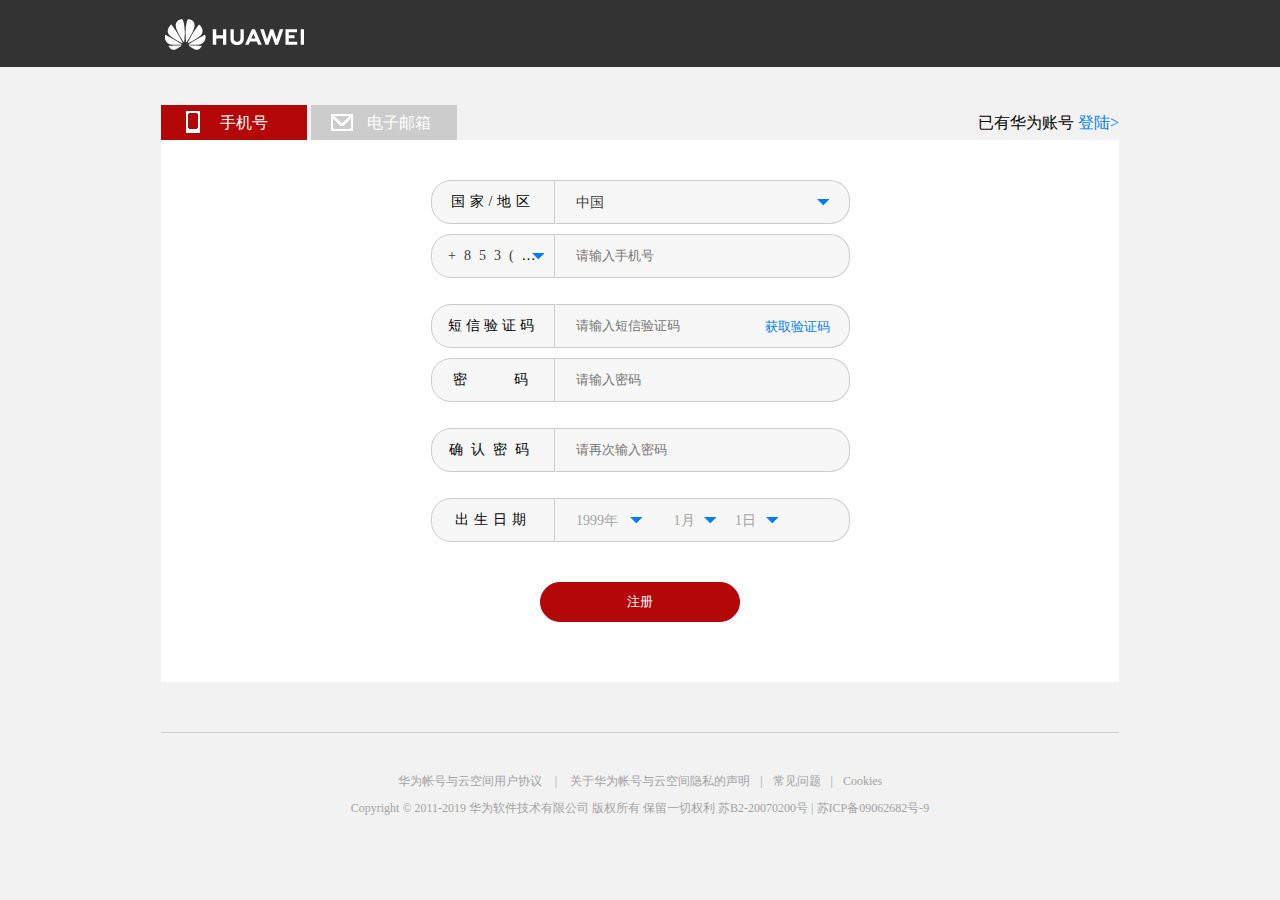
<file: html/register.html>
<!DOCTYPE html>
<html lang="en">
<head>
    <meta charset="UTF-8">
    <meta name="viewport" content="width=device-width, initial-scale=1.0">
    <meta http-equiv="X-UA-Compatible" content="ie=edge">
    <title>注册_华为帐号</title>
    <link rel="icon" href="../img/favicon.ico">
    <link rel="stylesheet" href="../css/register.css">
    <script src="../js/jquery-1.11.1.min.js"></script>
</head>
    <script>
        $(function(){
            var a=0;
            var b=0;
            $(' .icon').click(function(){
                a++;
                
                if(a%2==0){
                    $('.order_container').css({
                        display: "none"
                    })
                    
                
                }else{
                    $('.order_container').css({
                        display: "block"
                    }) 
                    $('.order_container_one').css({
                        display: "none"
                    })
                    b=0;
                }
            
            })
            $('.order_container .list li').click(function(){
                    var value=$(this).html();
                    $('.right-input .text').html(value);
                    $('.order_container').css({display:"none"});
                    a--;
                })
            $('.icon-one').click(function(){
                b++;
                
                if(b%2==0){
                    $('.order_container_one').css({
                        display: "none"
                    })
                
                }else{
                    $('.order_container_one').css({
                        display: "block"    
                    })
                    $('.order_container').css({
                        display: "none"
                    })
                    a=0;
                    
                }
            
            })
            $('.order_container_one .list li').click(function(){
                    var value=$(this).html();
                    $('.left-input .val-text').html(value);
                    $('.order_container_one').css({display:"none"})
                    b--;
                })
            $('.icon-year').click(function(){
                $('.year .order-year').css({
                    display: "block" 
                })
                $('.month .order-month').css({
                    display: "none" 
                })
                $('.day .order-day').css({
                    display: "none" 
                })
            })
            $('.icon-month').click(function(){
                $('.month .order-month').css({
                    display: "block" 
                })
                $('.year .order-year').css({
                    display: "none" 
                })
                $('.day .order-day').css({
                    display: "none" 
                })

            })
            $('.icon-day').click(function(){
                $('.day .order-day').css({display: "block" })
                $('.year .order-year').css({display: "none"})
                $('.month .order-month').css({display: "none" })
            })
            $('.right-input-parent .years').click(function(){
                    var value=$(this).html();
                    $(' .year span').html(value+'年');
                    $('.year .order-year').css({display: "none"})
            })
            $('.right-input-parent .months').click(function(){
                    var value=$(this).html();
                    $(' .month span').html(value+'月');
                    $('.month .order-month').css({display: "none" })
            })
            $('.right-input-parent .days').click(function(){
                        var value=$(this).html();
                        $(' .day span').html(value+'日');
                        $('.day .order-day').css({display: "none" })
                })
            $('.register_middle .left a').click(function(){
                $(this).addClass('active-bg');
                $(this).siblings().removeClass('active-bg');
            })
            $('.phone').click(function(){
                $('.register_middle .plone-div:first').css({
                    display:"block"
                })
                $('.register_middle .plone-div:last').css({
                    display:"none"
                })
            })
            $('.email').click(function(){
                $('.register_middle .plone-div:last').css({
                    display:"block"
                })
                $('.register_middle .plone-div:first').css({
                    display:"none"
                })
            })
            $('.tel').blur(function (e) {
                e.preventDefault();
                    var reg=/^[1-9][0-9]{10}$/g;
                if(reg.test($(this).val())){
                    $(this).css({
                      'border-color':"#ccc",
                      'border-left-color':'transparent'
                  })
                  $('.left-input-color').css({
                    'border-color':"#ccc",
                    'border-right-color':'#ccc'
                  })
                  $('.tel-validation').html('');
                }else{
                  $(this).css({
                      'border-color':"#c70000",
                      'border-left-color':'transparent'
                  })
                  $('.left-input-color').css({
                    'border-color':"#c70000",
                    'border-right-color':'#ccc'
                  })
                  $('.tel-validation').html('手机号码不正确');
                  $(this).val('');
                }
            })
            $('.validation-show').focus(function (e) { 
                e.preventDefault();
                $('.mm-validation').css({
                    display:"block"
                })
            });
            $('.validation-show').blur(function (e) { 
                e.preventDefault();
                $('.mm-validation').css({
                    display:"none"
                })
                var reg=/^[\\p{Punct}a-zA-Z0-9]{8,16}$/g;
                if(reg.test($(this).val())){
                    $(this).css({
                      'border-color':"#ccc",
                      'border-left-color':'transparent'
                  })
                  $('.left-input-validation').css({
                    'border-color':"#ccc",
                    'border-right-color':'#ccc'
                  })
                  $('.mms-validation').html('');
                }else{
                  $(this).css({
                      'border-color':"#c70000",
                      'border-left-color':'transparent'
                  })
                  $('.left-input-validation').css({
                    'border-color':"#c70000",
                    'border-right-color':'#ccc'
                  })
                  $('.mms-validation').html('密码码格式不正确');
                }
            });
        
            $('.mm-validations').blur(function(){
                if($(this).val()==$('.validation-show').val()){
                    $(this).css({
                      'border-color':"#ccc",
                      'border-left-color':'transparent'
                  })
                  $('.show-parent').css({
                    'border-color':"#ccc",
                    'border-right-color':'#ccc'
                  })
                  $('.show-mm').html('');
                }else{
                  $(this).css({
                      'border-color':"#c70000",
                      'border-left-color':'transparent'
                  })
                  $('.show-parent').css({
                    'border-color':"#c70000",
                    'border-right-color':'#ccc'
                  })
                  $('.show-mm').html('密码与确认密码不一致');
                }
            })
            $('.email-broder-right').blur(function(){
                var reg=/^[A-Za-z\d]+([-_.][A-Za-z\d]+)*@([A-Za-z\d]+[-.])+[A-Za-z\d]{2,4}$/g;
                if(reg.test($(this).val())){
                    $(this).css({
                      'border-color':"#ccc",
                      'border-left-color':'transparent'
                  })
                  $('.email-broder-left').css({
                    'border-color':"#ccc",
                    'border-right-color':'#ccc'
                  })
                $('.email-validations').html('');
                }else{
                  $(this).css({
                      'border-color':"#c70000",
                      'border-left-color':'transparent'
                  })
                  $('.email-broder-left').css({
                    'border-color':"#c70000",
                    'border-right-color':'#ccc'
                  })
                  $('.email-validations').html('邮箱输入不符合标准');
                }
            })
        })
        
    
    </script>
    <body>
        <div class="head_bg">
            <div class="head_center">
                <div class="register_logo">
                    <img src="../img/fei_img/head-top.png" alt="">
                </div>
                <div class="register_middle">
                    <div class="left">
                        <a href="#" class="phone active-bg"><i></i> <span>手机号</span> </a>
                        <a href="#" class="email"><i></i> <span>电子邮箱</span> </a>
                    </div>
                    <div class="right">
                        <a href="login.html">已有华为账号 <span>登陆></span></a>
                    </div>
                    <div style="clear: both;"></div>
                    <div class="plone-div" style="display: block">
                        <div class="input-container">
                            <div class="left-input-parent ">
                            <div class="left-input">国家/地区</div>
                            </div>
                            <div class="right-input-parent ">
                                    <div class="right-input " style="cursor: pointer;"> <a href="#" style="color: #3a3a3a" class="text">中国</a> <span class="icon"></span></div>
                                    <div class="order_container">
                                            <div class="order_content">
                                                <input type="search" name="" id="" class="search" placeholder="搜索">
                                                <div class="flow-label"> 
                                                    <span>常用国家/地名</span>
                                                    <span class="orderItem">A</span>
                                                    <span class="orderItem">B</span>
                                                    <span class="orderItem">C</span>
                                                    <span class="orderItem">D</span>
                                                    <span class="orderItem">E</span>
                                                    <span class="orderItem">F</span>
                                                    <span class="orderItem">G</span>
                                                    <span class="orderItem">H</span>
                                                    <span class="orderItem">J</span>
                                                    <span class="orderItem">K</span>
                                                    <span class="orderItem">L</span>
                                                    <span class="orderItem">M</span>
                                                    <span class="orderItem">N</span>
                                                    <span class="orderItem">P</span>
                                                    <span class="orderItem">R</span>
                                                    <span class="orderItem">S</span>
                                                    <span class="orderItem">T</span>
                                                    <span class="orderItem">W</span>
                                                    <span class="orderItem">X</span>
                                                    <span class="orderItem">Y</span>
                                                    <span class="orderItem">Z</span>

                                                </div>
                                            </div>
                                            <ul class="list">
                                                <div class="info-list">A</div>
                                                <li>阿尔巴尼亚</li>
                                                <li>阿尔及利亚</li>
                                                <li>阿富汗</li>
                                                <li>阿根廷</li>
                                                <li>爱尔兰</li>
                                            </ul>
                                    </div>
                            </div>
                        </div>
                        <div class="input-container nths_2">
                                <div class="left-input-parent ">
                                        <div class="left-input  left-input-color" style="cursor: pointer;" ><a href="#" class="val-text"style="color: #3a3a3a">+853(中国澳门特别行政区)</a><span class="icon-one"></span></div>
                                            <div class="order_container_one">
                                                    <div class="order_content">
                                                        <input type="search" name="" id="" class="search" placeholder="搜索">
                                                    </div>
                                                    <ul class="list">
                                                        <li >+86(中国)</li>
                                                        <li >+853(中国澳门特别行政区)</li>
                                                        <li >+886(中国台湾)</li>
                                                        <li >+852(中国香港特别行政区)</li>
                                                        <li>+236(中非共和国)</li>
                                                    </ul>
                                            </div>
                                </div>

                            
                                <div class="right-input-parent ">
                                        <input type="tel" name="" id="" placeholder="请输入手机号" class="right-input tel" >
                                </div>
                                <span class="tel-validation"></span>
                            </div>
                        <div class="input-container">
                                <div class="left-input-parent ">
                                        <div class="left-input " style="cursor: pointer;" >短信验证码</div>
                                </div>

                                
                                <div class="right-input-parent ">
                                        <input type="tel" name="" id="" placeholder="请输入短信验证码" class="right-input ">
                                        <input type="button" value="获取验证码" class="right-btn">
                                </div>
                            </div> 
                        <div class="input-container input-validation">
                                <div class="left-input-parent ">
                                        <div class="left-input left-input-validation" style="cursor: pointer;" >密&nbsp;&nbsp;&nbsp;&nbsp; 码</div>
                                </div>
                                <div class="right-input-parent ">
                                        <input type="password" name="" id="" placeholder="请输入密码" class="right-input validation-show">
                                </div>
                                <span class="mms-validation"></span>
                                <div class="mm-validation">
                                  
                                            <p class="one">密码需要满足以下要求：</p>
                                            <p class="yq">不能包含空格</p>
                                            <p class="yq">至少包含8个字符</p>
                                            <p>至少包含数字，字母，符号中的2种</p>
                                   
                                </div>
                               
                            </div> 
                            
                        <div class="input-container">
                                <div class="left-input-parent  ">
                                        <div class="left-input  show-parent" style="cursor: pointer;" >确认密码</div>
                                </div>

                                
                                <div class="right-input-parent ">
                                        <input type="password" name="" id="" placeholder="请再次输入密码" class="right-input mm-validations">
                                </div>
                                <span class="show-mm"></span>
                            </div> 
                        <div class="input-container nths_6">
                                <div class="left-input-parent ">
                                        <div class="left-input " style="cursor: pointer;" >出生日期</div>
                                </div>

                                
                                <div class="right-input-parent ">
                                        <div class="right-input " style="cursor: pointer;"> <a href="#" class="year"> <span>1999年</span> 
                                        <div class="order-year">
                                            <ul>
                                                <li class="years">2019</li>
                                                <li class="years">2018</li>
                                                <li class="years">2017</li>
                                                <li class="years">2016</li>
                                                <li class="years">2015</li>
                                                <li class="years">2014</li>
                                                <li class="years">2013</li>
                                            </ul>
                                        </div>
                                        </a><span class="icon-year "></span>  <a href="#" class="month"> <span>1月</span>
                                                <div class="order-month">
                                                        <ul>
                                                            <li class="months">1</li>
                                                            <li class="months">2</li>
                                                            <li class="months">3</li>
                                                            <li class="months">4</li>
                                                            <li class="months">5</li>
                                                            <li class="months">6</li>
                                                            <li class="months">7</li>
                                                            <li class="months">8</li>
                                                            <li class="months">9</li>
                                                            <li class="months">10</li>
                                                            <li class="months">11</li>
                                                            <li class="months">12</li>
                                                        </ul>
                                                    </div>
                                        </a><span class="icon-month"></span> <a href="#" class="day"> <span> 1日</span>
                                                <div class="order-day">
                                                        <ul>
                                                            <li class="days">1</li>
                                                            <li class="days">2</li>
                                                            <li class="days">3</li>
                                                            <li class="days">4</li>
                                                            <li class="days">5</li>
                                                            <li class="days">6</li>
                                                            <li class="days">7</li>
                                                            <li class="days">8</li>
                                                            <li class="days">9</li>
                                                            <li class="days">10</li>
                                                            <li class="days">11</li>
                                                            <li class="days">12</li>
                                                            <li class="days">13</li>
                                                            <li class="days">14</li>
                                                        </ul>
                                                    </div>
                                        </a><span class="icon-day"></span></div>
                                    
                                </div>
                            </div>
                        <div class="red-btn">
                                <input type="button" value="注册">
                        </div>                                
                    </div>
                    <div class="plone-div">
                            <div class="input-container">
                                <div class="left-input-parent ">
                                <div class="left-input  ">国家/地区</div>
                                </div>
                                <div class="right-input-parent ">
                                        <div class="right-input " style="cursor: pointer;"> <a href="#" style="color: #3a3a3a" class="text">中国</a> <span class="icon"></span></div>
                                        <div class="order_container">
                                                <div class="order_content">
                                                    <input type="search" name="" id="" class="search" placeholder="搜索">
                                                    <div class="flow-label"> 
                                                        <span>常用国家/地名</span>
                                                        <span class="orderItem">A</span>
                                                        <span class="orderItem">B</span>
                                                        <span class="orderItem">C</span>
                                                        <span class="orderItem">D</span>
                                                        <span class="orderItem">E</span>
                                                        <span class="orderItem">F</span>
                                                        <span class="orderItem">G</span>
                                                        <span class="orderItem">H</span>
                                                        <span class="orderItem">J</span>
                                                        <span class="orderItem">K</span>
                                                        <span class="orderItem">L</span>
                                                        <span class="orderItem">M</span>
                                                        <span class="orderItem">N</span>
                                                        <span class="orderItem">P</span>
                                                        <span class="orderItem">R</span>
                                                        <span class="orderItem">S</span>
                                                        <span class="orderItem">T</span>
                                                        <span class="orderItem">W</span>
                                                        <span class="orderItem">X</span>
                                                        <span class="orderItem">Y</span>
                                                        <span class="orderItem">Z</span>
        
                                                    </div>
                                                </div>
                                                <ul class="list">
                                                    <div class="info-list">A</div>
                                                    <li>阿尔巴尼亚</li>
                                                    <li>阿尔及利亚</li>
                                                    <li>阿富汗</li>
                                                    <li>阿根廷</li>
                                                    <li>爱尔兰</li>
                                                </ul>
                                        </div>
                                </div>
                            </div>
                            <div class="input-container nth_2">
                                    <div class="left-input-parent ">
                                            <div class="left-input email-broder-left" style="cursor: pointer;" >邮件地址</div>
                                    </div>
        
                                    
                                    <div class="right-input-parent ">
                                            <input type="email" name="" id="" placeholder="请输入邮箱地址" class="right-input email-broder-right">
                                    </div>
                                    <span class="email-validations"></span>
                                </div> 
                            <div class="input-container">
                                    <div class="left-input-parent ">
                                            <div class="left-input " style="cursor: pointer;" >邮箱验证码</div>
                                    </div>
        
                                    
                                    <div class="right-input-parent ">
                                            <input type="email" name="" id="" placeholder="请输入邮箱验证码" class="right-input ">
                                            <input type="button" value="获取验证码" class="right-btn">
                                    </div>
                                   
                                </div> 
                            <div class="input-container">
                                    <div class="left-input-parent ">
                                            <div class="left-input " style="cursor: pointer;" >密&nbsp;&nbsp;&nbsp;&nbsp; 码</div>
                                    </div>
        
                                    
                                    <div class="right-input-parent ">
                                            <input type="password" name="" id="" placeholder="请输入密码" class="right-input ">
                                    </div>
                                </div> 
                            <div class="input-container">
                                    <div class="left-input-parent ">
                                            <div class="left-input " style="cursor: pointer;" >确认密码</div>
                                    </div>
        
                                    
                                    <div class="right-input-parent ">
                                            <input type="password" name="" id="" placeholder="请再次输入密码" class="right-input ">
                                    </div>
                                </div> 
                            <div class="input-container nth_6">
                                    <div class="left-input-parent ">
                                            <div class="left-input " style="cursor: pointer;" ><a href="#" class="val-text"style="color: #3a3a3a">+853(中国澳门特别行政区)</a><span class="icon-one"></span></div>
                                                <div class="order_container_one">
                                                        <div class="order_content">
                                                            <input type="search" name="" id="" class="search" placeholder="搜索">
                                                        </div>
                                                        <ul class="list">
                                                            <li >+86(中国)</li>
                                                            <li >+853(中国澳门特别行政区)</li>
                                                            <li >+886(中国台湾)</li>
                                                            <li >+852(中国香港特别行政区)</li>
                                                            <li>+236(中非共和国)</li>
                                                        </ul>
                                                </div>
                                    </div>
        
                                
                                    <div class="right-input-parent ">
                                            <input type="tel" name="" id="" placeholder="请输入手机号" class="right-input ">
                                    </div>
                                </div>
                            <div class="input-container  nth_7">
                                    <div class="left-input-parent ">
                                            <div class="left-input " style="cursor: pointer;" >短信验证码</div>
                                    </div>
        
                                    
                                    <div class="right-input-parent ">
                                            <input type="tel" name="" id="" placeholder="请输入短信验证码" class="right-input ">
                                            <input type="button" value="获取验证码" class="right-btn">
                                    </div>
                                </div> 
                            <div class="input-container  nth_8">
                                    <div class="left-input-parent ">
                                            <div class="left-input " style="cursor: pointer;" >出生日期</div>
                                    </div>
        
                                    
                                    <div class="right-input-parent ">
                                            <div class="right-input " style="cursor: pointer;"> <a href="#" class="year"> <span>1999年</span> 
                                            <div class="order-year">
                                                <ul>
                                                    <li class="years">2019</li>
                                                    <li class="years">2018</li>
                                                    <li class="years">2017</li>
                                                    <li class="years">2016</li>
                                                    <li class="years">2015</li>
                                                    <li class="years">2014</li>
                                                    <li class="years">2013</li>
                                                </ul>
                                            </div>
                                            </a><span class="icon-year "></span>  <a href="#" class="month"> <span>1月</span>
                                                    <div class="order-month">
                                                            <ul>
                                                                <li class="months">1</li>
                                                                <li class="months">2</li>
                                                                <li class="months">3</li>
                                                                <li class="months">4</li>
                                                                <li class="months">5</li>
                                                                <li class="months">6</li>
                                                                <li class="months">7</li>
                                                                <li class="months">8</li>
                                                                <li class="months">9</li>
                                                                <li class="months">10</li>
                                                                <li class="months">11</li>
                                                                <li class="months">12</li>
                                                            </ul>
                                                        </div>
                                            </a><span class="icon-month"></span> <a href="#" class="day"> <span> 1日</span>
                                                    <div class="order-day">
                                                            <ul>
                                                                <li class="days">1</li>
                                                                <li class="days">2</li>
                                                                <li class="days">3</li>
                                                                <li class="days">4</li>
                                                                <li class="days">5</li>
                                                                <li class="days">6</li>
                                                                <li class="days">7</li>
                                                                <li class="days">8</li>
                                                                <li class="days">9</li>
                                                                <li class="days">10</li>
                                                                <li class="days">11</li>
                                                                <li class="days">12</li>
                                                                <li class="days">13</li>
                                                                <li class="days">14</li>
                                                            </ul>
                                                        </div>
                                            </a><span class="icon-day"></span></div>
                                        
                                    </div>
                                </div>
                            <div class="red-btn">
                                    <input type="button" value="注册">
                            </div>                                
                        </div>
                    <hr style="border: 0; background-color: #ccc; height: 1px;" />
                </div>
                <div class="footer">
                        <p><a href="#">华为帐号与云空间用户协议</a> <em>|</em> <a href="#">关于华为帐号与云空间隐私的声明</a><em>|</em><span>常见问题</span><em>|</em><span>Cookies</span></p>
                        <p>Copyright © 2011-2019  华为软件技术有限公司  版权所有  保留一切权利  苏B2-20070200号 | 苏ICP备09062682号-9</p>
                </div>
            </div>
        
        </div>
    </body>
</html>
</file>
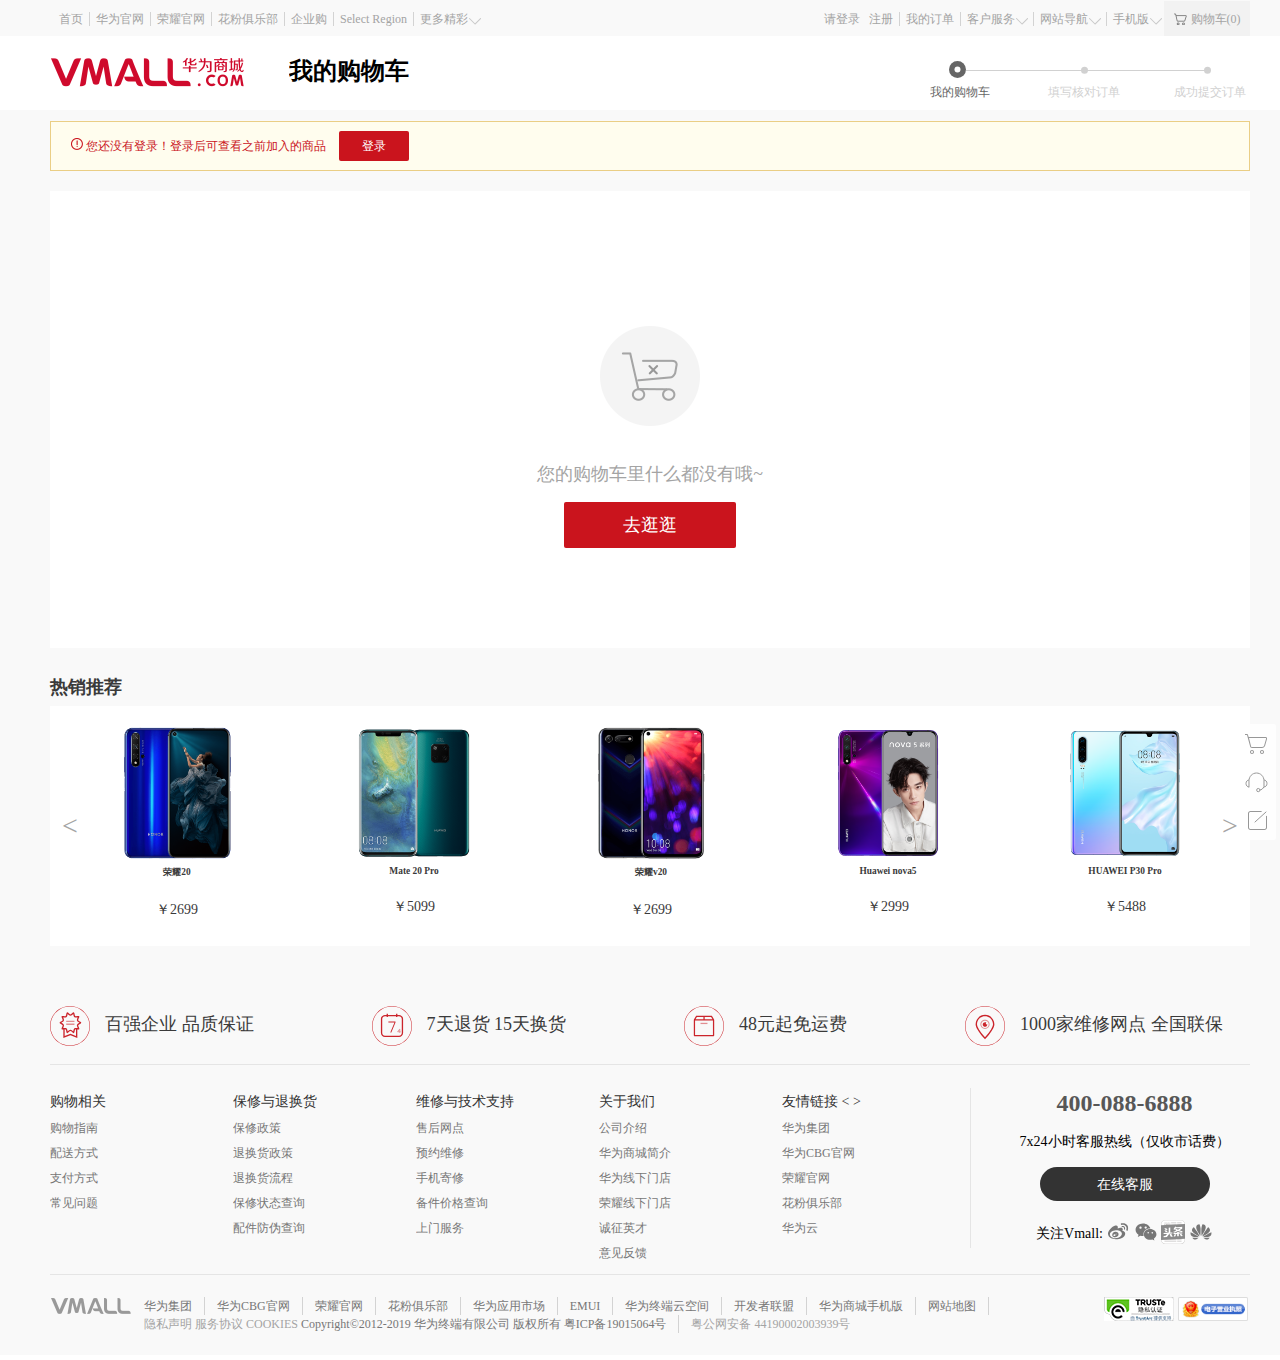
<file: html/shopcart.html>
<!DOCTYPE html>
<html lang="en">
<head>
	<meta charset="UTF-8">
	<title>购物车</title>
	<link rel="shortcut icon" href="../img/favicon.ico">
	<link rel="stylesheet" href="../css/page_header.css">
	<link rel="stylesheet" href="../css/shop_cart.css">
	<link rel="stylesheet" href="../css/tool_nav.css">
	<script src="../js/jquery-1.11.1.min.js"></script>
	<script src="../js/page_header.js"></script>
	<script src="../js/tool_nav.js"></script>
	<script src="../js/shopcart.js"></script>
</head>
<body>
	<!-- 导航 -->
	<div class="shortcut">
		<div class="layout clearfix">
			<div class="s-sub">
				<ul>
					<li><a href="../index.html" target="_blank">首页</a></li>
                	<li><a href="">华为官网</a></li>
                	<li><a href="">荣耀官网</a></li>
                	<li><a href="">花粉俱乐部</a></li>
                	<li><a href="#">企业购</a></li>       
                	<li><a href="#">Select Region</a></li>
                	<!-- .drop-down下拉菜单 隐藏-->
                	<li class="drop-down">                          		
                		<a href="#" class="icon-dropdown">更多精彩</a>               		
                		<div class="drop-down-more">
                			<dl>
                				<dt><a href="#">EMUI</a></dt>
                				<dt><a href="#">应用市场</a></dt>
                				<dt><a href="#">华为终端云空间</a></dt>
                				<dt><a href="#">开发者联盟</a></dt>
                			</dl>
                		</div>
                	</li>                	           
				</ul>
			</div>
			<div class="s-main">
				<ul>
					<li>
						<a href="login.html">请登录</a>
						<a href="register.html">注册</a>
					</li>
					<li><a href="order.html">我的订单</a></li>
					<li class="drop-down">
						<a href="#" class="icon-dropdown">客户服务</a>
						<div class="drop-down-more ddm2">
                			<dl>
                				<dt><a href="help_index.html">服务中心</a></dt>
                				<dt><a href="#">联系客服</a></dt>               	
                			</dl>
                		</div>
					</li>
					<li class="drop-down">
						<a href="" class="icon-dropdown">网站导航</a>
						<div class="drop-down-more drop-nav clearfix">
							<div class="ddm-nav-icons">
								<a href="../index.html">
									<p>
										<img src="../img/headImg/index-icon.png" alt="">
									</p>
									<span>商城首页</span>
								</a>
							</div>
							<div class="ddm-nav-list">
								<dl>
									<dt>频道</dt>
									<dd>华为专区</dd>
									<dd>企业购</dd>
									<dd>荣耀专区</dd>		
								</dl>
							</div>
							<div class="ddm-nav-list">
								<dl>
									<dt>产品</dt>
									<dd>手机</dd>
									<dd>智能家居</dd>
									<dd>平板&笔记本</dd>
									<dd>通用配件</dd>
									<dd>专属配件</dd>
									<dd>智能穿戴</dd>			
								</dl>
							</div>
							<div class="ddm-nav-list">
								<dl>
									<dt>增值服务</dt>
									<dd>以旧换新</dd>
									<dd>补购保障</dd>
									<dd>一口价换电池</dd>		
								</dl>
							</div>
							<div class="ddm-nav-list">
								<dl>
									<dt>会员	</dt>
									<dd>会员频道</dd>
									<dd>企业购</dd>
									<dd>荣耀专区</dd>		
								</dl>
							</div>
						</div>
					</li>
					<li class="drop-down">
						<a href="#" class="icon-dropdown">手机版</a>
						<div class="drop-down-more ddm-mobile clearfix">
							<div class="ddm-code-detail">		
								<div class="qr-code">
									<img src="../img/headImg/vmall-qrcode3.png" alt="">
								</div>
								<div class="code-info">
									<h2>华为商城APP</h2>
									<p>新人专享好礼最高5000积分</p>
									<span><img src="../img/headImg/android-logo.png" alt=""></span>
									<span><img src="../img/headImg/wechat-logo.png" alt=""></span>
								</div>
							</div>		
							<div class="ddm-code-detail">		
								<div class="qr-code">
									<img src="../img/headImg/vmall-qrcode2.jpg" alt="">
								</div>
								<div class="code-info">
									<h2>华为商城公众号</h2>
									<p>微信扫一扫</p>
									<span><img src="../img/headImg/wechat-logo.png" alt=""></span>								
								</div>
							</div>
							<div class="ddm-code-detail">		
								<div class="qr-code">
									<img src="../img/headImg/vmall-qrcode.jpg" alt="">
								</div>
								<div class="code-info">
									<h2>微信小程序</h2>
									<span><img src="../img/headImg/wechat-logo.png" alt=""></span>
								</div>							
							</div>							
					</div>
					</li>
					<li class="drop-down">
						<a href="">购物车(0)</a>
						<div class="drop-down-more ddm-cart">
                			<p></p>
                			<p>您的购物车是空的，赶紧选购吧^_^</p>
                		</div>
					</li>
				</ul>
			</div>
		</div>
	</div>
	<!-- 导航下方的头部 -->
	<div class="header">
		<div class="layout clearfix">
			<div class="left">
				<div class="logo">
					<a href="../index.html">
						<img src="../img/headImg/huawei-shop-logo.png" alt="logo_pic">
					</a>
				</div>
				<div class="naver">
					<ul>
						<li>
							<h2>我的购物车</h2>
						</li>
						
					</ul>
				</div>
			</div>
			<div class="right">
				<div class="progress-area">
					<div class="area"></div>
				</div>
			</div>
		</div>
	</div>
	<section class="cart-container">
		<div class="layout">
			<!-- 没有登录提示 -->
			<div class="no-login">
				<span class="icon-tips">
					<img src="../img/cartImg/icon-tips01.png" alt="">
				</span>
				<span class="tips">
					您还没有登录！登录后可查看之前加入的商品 
				</span>
				<a href="login.html">登录</a>
			</div>
			<!-- 空空如也 -->
			<div class="cart-empty">
				<span class="cart-empty-img"></span>
				<p>您的购物车里什么都没有哦~</p>
				<a href="../index.html">去逛逛</a>
			</div>
			<h3 class="cart-title">热销推荐</h3>
			<div class="hot-goods-r">
				<ul>
					<li>
						<a href="#">
							<img alt="pic" src="../img/cartImg/hot-goods-honor20.png">
							<h6>荣耀20</h6>
						</a>
						<span class="price">￥2699</span>
					</li>
					<li>
						<a href="goodsInfo.html">
							<img alt="pic" src="../img/cartImg/hot-goods00.png">
							<h6>Mate 20 Pro</h6>
						</a>
						<span class="price">￥5099</span>
					</li>
					<li>
						<a href="#">
							<img alt="pic" src="../img/cartImg/hot-goods6.png">
							<h6>荣耀v20</h6>
						</a>
						<span class="price">￥2699</span>
					</li>
					<li>
						<a href="#">
							<img alt="pic" src="../img/cartImg/hot-goods4.png">
							<h6>Huawei nova5</h6>
						</a>
						<span class="price">￥2999</span>
					</li>
					<li>
						<a href="#">
							<img alt="pic" src="../img/cartImg/hot-good3.png">
							<h6>HUAWEI P30 Pro</h6>
						</a>
						<span class="price">￥5488</span>
					</li>
					<li>
						<a href="#">
							<img alt="pic" src="../img/cartImg/hot-goods8.png">
							<h6>荣耀20i</h6>
						</a>
						<span class="price">￥1399</span>
					</li>
				</ul>
				<span class="arrow ar-left">&lt;</span>
				<span class="arrow ar-right">&gt;</span>
			</div>
		</div>
	</section>
	<div class="tool-nav">
		<ul>
			<li>
				<a href="#" class="tool-nav-cart">
					<i>购物车</i>
				</a>
			</li>
			<li>
				<a href="#" class="tool-nav-service">
					<i>在线客服</i>
				</a>
			</li>
			<li>
				<a href="#" class="tool-nav-feedback">
					<i>意见反馈</i>
				</a>
			</li>
			<li>
				<a href="javascript:;" class="tool-nav-backtop">
					<i>返回顶部</i>
				</a>
			</li>
		</ul>
	</div>
	<iframe src="bottom.html" frameborder="0" scrolling="no" width="100%" height="374px" name="bottom-iframe" class="page-bottom"></iframe>
</body>
</html>
</file>
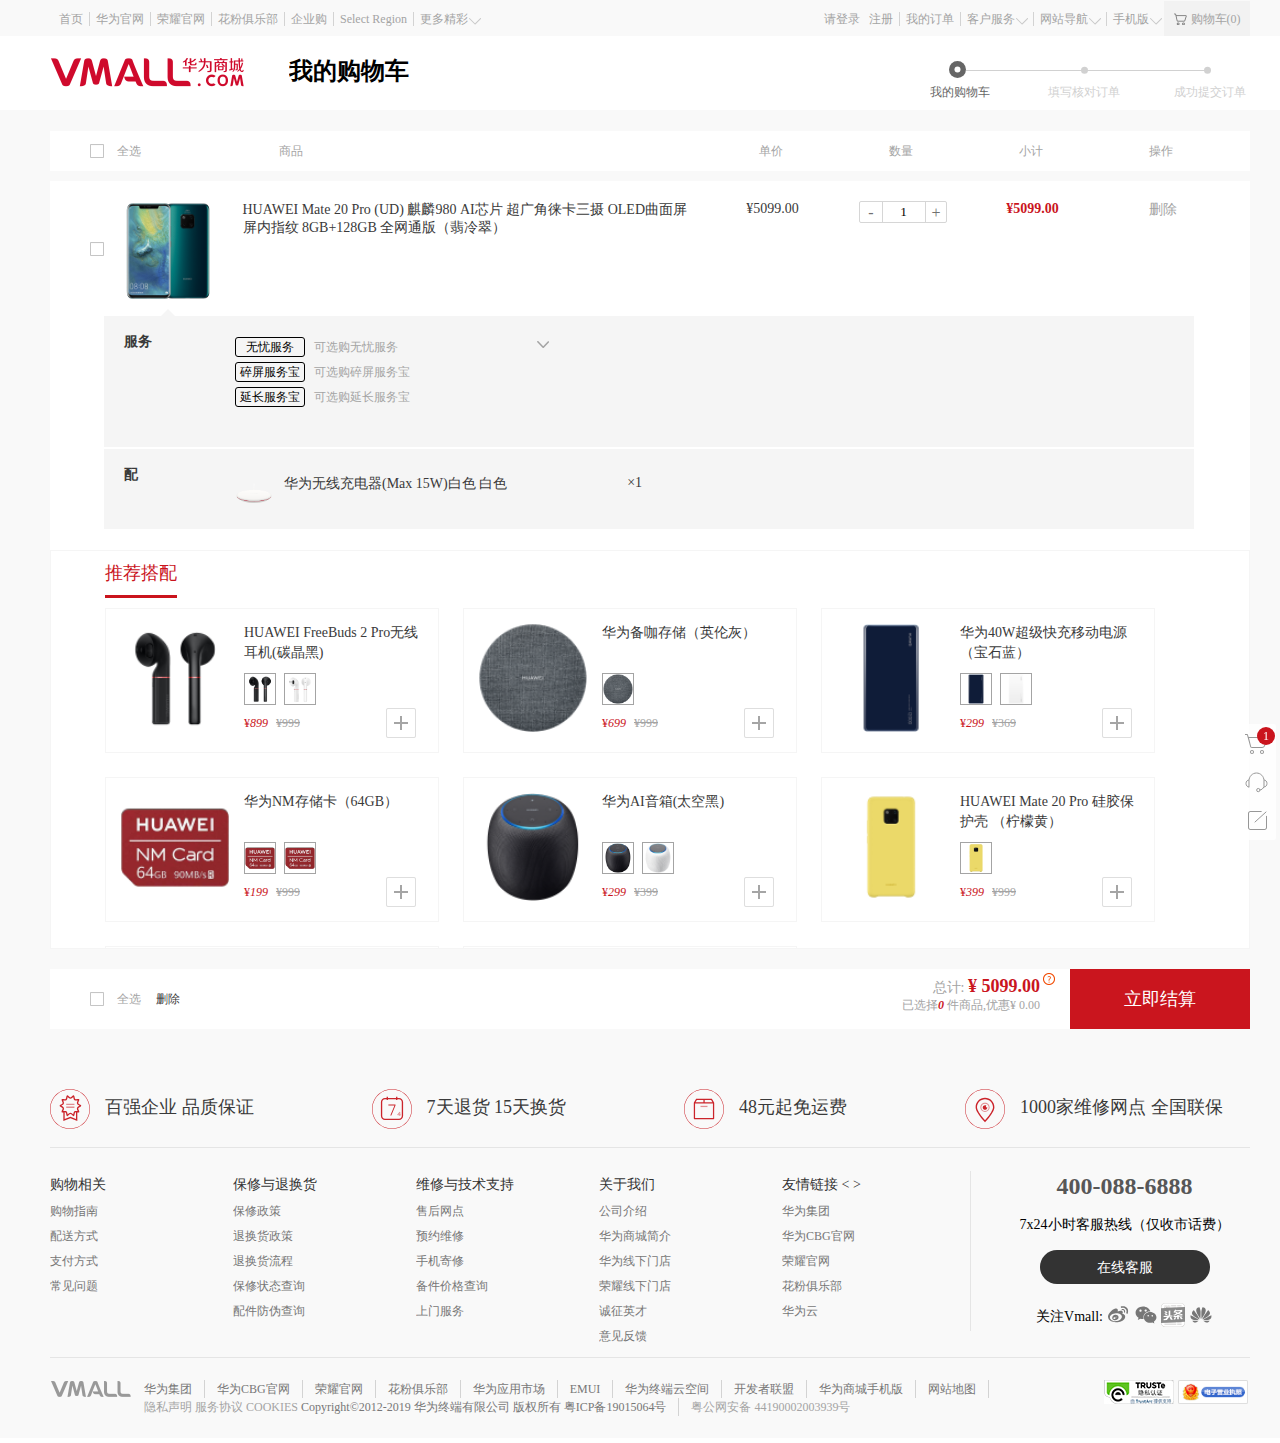
<file: html/shopcart2.html>
<!DOCTYPE html>
<html lang="en">
<head>
	<meta charset="UTF-8">
	<title>我的购物车</title>
	<link rel="shortcut icon" href="../img/favicon.ico">
	<link rel="stylesheet" href="../css/page_header.css">
	<link rel="stylesheet" href="../css/tool_nav.css">
	<link rel="stylesheet" href="../css/shop_cart.css">
	<link rel="stylesheet" href="../css/shop_cart2.css">
	<script src="../js/jquery-1.11.1.min.js"></script>
	<script src="../js/page_header.js"></script>
	<script src="../js/tool_nav.js"></script>
	<script src="../js/shopcart.js"></script>
	<script src="../js/shopcart2.js"></script>
</head>
<body>
	<!-- 导航 -->
	<div class="shortcut">
		<div class="layout clearfix">
			<div class="s-sub">
				<ul>
					<li><a href="../index.html" target="_blank">首页</a></li>
                	<li><a href="">华为官网</a></li>
                	<li><a href="">荣耀官网</a></li>
                	<li><a href="">花粉俱乐部</a></li>
                	<li><a href="#">企业购</a></li>       
                	<li><a href="#">Select Region</a></li>
                	<!-- .drop-down下拉菜单 隐藏-->
                	<li class="drop-down">                          		
                		<a href="#" class="icon-dropdown">更多精彩</a>               		
                		<div class="drop-down-more">
                			<dl>
                				<dt><a href="#">EMUI</a></dt>
                				<dt><a href="#">应用市场</a></dt>
                				<dt><a href="#">华为终端云空间</a></dt>
                				<dt><a href="#">开发者联盟</a></dt>
                			</dl>
                		</div>
                	</li>                	           
				</ul>
			</div>
			<div class="s-main">
				<ul>
					<li>
						<a href="login.html">请登录</a>
						<a href="register.html">注册</a>
					</li>
					<li><a href="order.html">我的订单</a></li>
					<li class="drop-down">
						<a href="#" class="icon-dropdown">客户服务</a>
						<div class="drop-down-more ddm2">
                			<dl>
                				<dt><a href="help_index.html">服务中心</a></dt>
                				<dt><a href="#">联系客服</a></dt>               	
                			</dl>
                		</div>
					</li>
					<li class="drop-down">
						<a href="" class="icon-dropdown">网站导航</a>
						<div class="drop-down-more drop-nav clearfix">
							<div class="ddm-nav-icons">
								<a href="../index.html">
									<p>
										<img src="../img/headImg/index-icon.png" alt="">
									</p>
									<span>商城首页</span>
								</a>
							</div>
							<div class="ddm-nav-list">
								<dl>
									<dt>频道</dt>
									<dd>华为专区</dd>
									<dd>企业购</dd>
									<dd>荣耀专区</dd>		
								</dl>
							</div>
							<div class="ddm-nav-list">
								<dl>
									<dt>产品</dt>
									<dd>手机</dd>
									<dd>智能家居</dd>
									<dd>平板&笔记本</dd>
									<dd>通用配件</dd>
									<dd>专属配件</dd>
									<dd>智能穿戴</dd>			
								</dl>
							</div>
							<div class="ddm-nav-list">
								<dl>
									<dt>增值服务</dt>
									<dd>以旧换新</dd>
									<dd>补购保障</dd>
									<dd>一口价换电池</dd>		
								</dl>
							</div>
							<div class="ddm-nav-list">
								<dl>
									<dt>会员	</dt>
									<dd>会员频道</dd>
									<dd>企业购</dd>
									<dd>荣耀专区</dd>		
								</dl>
							</div>
						</div>
					</li>
					<li class="drop-down">
						<a href="#" class="icon-dropdown">手机版</a>
						<div class="drop-down-more ddm-mobile clearfix">
							<div class="ddm-code-detail">		
								<div class="qr-code">
									<img src="../img/headImg/vmall-qrcode3.png" alt="">
								</div>
								<div class="code-info">
									<h2>华为商城APP</h2>
									<p>新人专享好礼最高5000积分</p>
									<span><img src="../img/headImg/android-logo.png" alt=""></span>
									<span><img src="../img/headImg/wechat-logo.png" alt=""></span>
								</div>
							</div>		
							<div class="ddm-code-detail">		
								<div class="qr-code">
									<img src="../img/headImg/vmall-qrcode2.jpg" alt="">
								</div>
								<div class="code-info">
									<h2>华为商城公众号</h2>
									<p>微信扫一扫</p>
									<span><img src="../img/headImg/wechat-logo.png" alt=""></span>								
								</div>
							</div>
							<div class="ddm-code-detail">		
								<div class="qr-code">
									<img src="../img/headImg/vmall-qrcode.jpg" alt="">
								</div>
								<div class="code-info">
									<h2>微信小程序</h2>
									<span><img src="../img/headImg/wechat-logo.png" alt=""></span>
								</div>							
							</div>							
					</div>
					</li>
					<li class="drop-down">
						<a href="">购物车(0)</a>
						<div class="drop-down-more ddm-cart">
                			<p></p>
                			<p>您的购物车是空的，赶紧选购吧^_^</p>
                		</div>
					</li>
				</ul>
			</div>
		</div>
	</div>
	<!-- 导航下方的头部 -->
	<div class="header">
		<div class="layout clearfix">
			<div class="left">
				<div class="logo">
					<a href="../index.html">
						<img src="../img/headImg/huawei-shop-logo.png" alt="logo_pic">
					</a>
				</div>
				<div class="naver">
					<ul>
						<li>
							<h2>我的购物车</h2>
						</li>
						
					</ul>
				</div>
			</div>
			<div class="right">
				<div class="progress-area">
					<div class="area"></div>
				</div>
			</div>
		</div>
	</div>
	<!-- 有购物车的结构和样式 -->
	<section class="cart-container" id="hasCart">
		<div class="layout">
			<!-- 购物车标题 -->
			<div class="title">
				<label for="checkAll" class="checkbox">
					<input id="checkAll">
					全选
				</label>
				<ul>
					<li>商品</li>
					<li>单价</li>
					<li>数量</li>
					<li>小计</li>
					<li>操作</li>
				</ul>
			</div>
			<!-- 商品2 -->
			<div class="cart-item cart-item2">
				<!-- 首行的商品信息和相关操作 -->
				<div class="cart-item-main clearfix">
					<!-- 购物车商品图片和前面的选项 -->
					<div class="check-img-box">
						<label class="checkbox">
							<input class="single-box">
						</label>
						<a href="#" class="a-img">
							<img src="../img/cartImg/hot-goods00.png" alt="mate20">
						</a>
					</div>
					<!-- 商品信息及删除 -->
					<ul>
						<li>
							<a href="goodsInfo.html" class="goods-name">
                            HUAWEI Mate 20 Pro (UD)  麒麟980 AI芯片 超广角徕卡三摄 OLED曲面屏 屏内指纹 8GB+128GB 全网通版（翡冷翠）
							</a>
						</li>
						<li class="per-price">¥<span>5099.00</span></li>
						<li>
							<div class="count-area">
								<input type="number" class="count" value="1" id="count" max="20">
								<p class="count-btn">
									<a href="javascript:void(0)" id="subtract">-</a>
									<a href="javascript:void(0)" id="add">+</a>
								</p>
							</div>
							
						</li>
						<li class="total">¥<span>5099.00</span></li>
						<li>
							<a href="javascript:;" id="del-item" class="del-btn">
								删除
							</a>
							
						</li>
					</ul>
				</div>
				<!-- 商品首行下方的服务提示 -->
				<div class="service-tips">
					<div class="part1 clearfix">
						<h2>服务</h2>
						<div class="serivce-main">
							<ul>
								<li>
									<span class="text1">无忧服务</span>
									<span class="text2 text-arrow">
										可选购无忧服务
									</span>											
								</li>
								<li>
									<span class="text1">碎屏服务宝</span>
									<span class="text2">可选购碎屏服务宝</span>		
								</li>
								<li>
									<span class="text1">延长服务宝</span>
									<span class="text2">可选购延长服务宝</span>
								</li>
							</ul>
						</div>
						<!-- 鼠标移入服务提示 -->
						<div class="service-main-drop">
							<ul class="clearfix">
								<li>无忧服务</li>
								<li>
									<label for="checkAll" class="checkbox">
										<input>
									</label>
										华为无忧服务￥969
								</li>
							</ul>
							<ul class="clearfix">
								<li>碎屏服务宝</li>
								<li>
									<label for="checkAll" class="checkbox">
										<input>
									</label>
										碎屏服务宝1年￥299
								</li>
								</ul>
							<ul class="clearfix">
								<li>延长服务宝</li>
								<li>
									<label for="checkAll" class="checkbox">
										<input>
									</label>
										延长服务宝1年￥218
								</li>
								<li>
									<label for="checkAll" class="checkbox">
										<input>
									</label>
										延长服务宝1年￥198
								</li>
							</ul>
						</div>
					</div>
					<!-- 服务提示配 -->
					<div class="part2 clearfix">
						<h2>配</h2>
						<ul class="clearfix">
							<li>
								<img alt="" src="../img/cartImg/adapter.png">
							</li>
							<li>华为无线充电器(Max 15W)白色 白色</li>
							<li>×1</li>
						</ul>
					</div>
				</div>
			</div>
			<!-- 推荐搭配 -->
			<div class="dapei">
				<div class="inner clearfix">
					<h2>
						推荐搭配
					</h2>
					<!-- 推荐搭配商品列表 -->
					<ul>
						<li>
							<img src="../img/cartImg/erji1.png" alt="">
							<div class="dapei-item">
								<a href="javascript:void(0)">HUAWEI FreeBuds 2 Pro无线耳机(碳晶黑)</a>
								<span class="sm-img-box">
									<span class="sm-img">
										<img src="../img/cartImg/erji1.png" alt="">
									</span>
									<span class="sm-img">
										<img src="../img/cartImg/erji2.png" alt="">
									</span>
								</span>
								<span class="dapei-item-price">
									<span>¥<i>899</i></span>
									<s>¥999</s>
									<a href="javascript:void(0)" class="add-btn">
									</a>
								</span>
							</div>	
						</li>
						<li>
							<img src="../img/cartImg/huawei-cunchu.png" alt="">
							<div class="dapei-item">
								<a href="javascript:void(0)">
									华为备咖存储（英伦灰）
								</a>
								<span class="sm-img-box">
									<span class="sm-img">
										<img src="../img/cartImg/huawei-cunchu.png" alt="">
									</span>
								</span>
								<span class="dapei-item-price">
									<span>¥<i>699</i></span>
									<s>¥999</s>
									<a href="javascript:void(0)" class="add-btn">
									</a>
								</span>
							</div>	
						</li>
						<li>
							<img src="../img/cartImg/huawei-dianbao.png" alt="">
							<div class="dapei-item">
								<a href="javascript:void(0)">
									华为40W超级快充移动电源 （宝石蓝）
								</a>
								<span class="sm-img-box">
									<span class="sm-img">
										<img src="../img/cartImg/huawei-dianbao.png" alt="">
									</span>
									<span class="sm-img">
										<img src="../img/cartImg/huawei-dianbao-white.png" alt="">
									</span>
								</span>
								<span class="dapei-item-price">
									<span>¥<i>299</i></span>
									<s>¥369</s>
									<a href="javascript:void(0)" class="add-btn">
									</a>
								</span>
							</div>	
						</li>	
						<li>
							<img src="../img/cartImg/huawei-nmcard.png" alt="">
							<div class="dapei-item">
								<a href="javascript:void(0)">
									华为NM存储卡（64GB）
								</a>
								<span class="sm-img-box">
									<span class="sm-img">
										<img src="../img/cartImg/huawei-nmcard.png" alt="">
									</span>
									<span class="sm-img">
										<img src="../img/cartImg/huawei-nmcard.png" alt="">
									</span>
								</span>
								<span class="dapei-item-price">
									<span>¥<i>199</i></span>
									<s>¥999</s>
									<a href="javascript:void(0)" class="add-btn">
									</a>
								</span>
							</div>	
						</li>
						<li>
							<img src="../img/cartImg/huawei-ai.png" alt="">
							<div class="dapei-item">
								<a href="javascript:void(0)">华为AI音箱(太空黑)</a>
								<span class="sm-img-box">
									<span class="sm-img">
										<img src="../img/cartImg/huawei-ai.png" alt="">
									</span>
									<span class="sm-img">
										<img src="../img/cartImg/huawei-ai-white.png" alt="">
									</span>
								</span>
								<span class="dapei-item-price">
									<span>¥<i>299</i></span>
									<s>¥399</s>
									<a href="javascript:void(0)" class="add-btn">
									</a>
								</span>
							</div>	
						</li>
						<li>
							<img src="../img/cartImg/mate20-ke.png" alt="">
							<div class="dapei-item">
								<a href="javascript:void(0)">
									HUAWEI Mate 20 Pro 硅胶保护壳 （柠檬黄）
								</a>
								<span class="sm-img-box">
									<span class="sm-img">
										<img src="../img/cartImg/mate20-ke.png" alt="">
									</span>
									
								</span>
								<span class="dapei-item-price">
									<span>¥<i>399</i></span>
									<s>¥999</s>
									<a href="javascript:void(0)" class="add-btn">
									</a>
								</span>
							</div>	
						</li>
						<li>
							<img src="../img/cartImg/mate20-qianshui.png" alt="">
							<div class="dapei-item">
								<a href="javascript:void(0)">
									HUAWEI Mate 20 Pro 潜水保护壳 （深蓝色）
								</a>
								<span class="sm-img-box">
									<span class="sm-img">
										<img src="../img/cartImg/mate20-qianshui.png" alt="">
									</span>
									
								</span>
								<span class="dapei-item-price">
									<span>¥<i>299</i></span>
									<s>¥699</s>
									<a href="javascript:void(0)" class="add-btn">
									</a>
								</span>
							</div>	
						</li>
						<li>
							<img src="../img/cartImg/mate20-heitao.png" alt="">
							<div class="dapei-item">
								<a href="javascript:void(0)">HUAWEI Mate 20 Pro 智能视窗保护套 （黑色）</a>
								<span class="sm-img-box">
									<span class="sm-img">
										<img src="../img/cartImg/mate20-heitao.png" alt="">
									</span>
									
								</span>
								<span class="dapei-item-price">
									<span>¥<i>299</i></span>
									<s>¥399</s>
									<a href="javascript:void(0)" class="add-btn"></a>
								</span>
							</div>	
						</li>
					</ul>
				</div>
			</div>
			<!-- 结算 -->
			<div class="pay clearfix">
				<span class="check-del">
					<label for="checkAll2" class="checkbox">
					<input id="checkAll2">
					全选
					</label>
					<a href="javascript:;" id="del-all" class="del">删除</a>
				</span>
				
				<a href="#" class="pay-btn">
					立即结算
				</a>
				<span class="pay-info">
					<p class="top">总计:
						<span class="pay-money">¥&nbsp;<span>5099.00</span></span>
						<!-- 小问号 -->
						<em>
							<b class="sm-tip">不含运费</b>
						</em>
					</p>
					<p class="bottom">
						已选择<em style="color:#ca151e;font-weight: bold">0</em>
						件商品,优惠<span>¥&nbsp;0.00</span>
					</p>
				</span>
				
			</div>
		</div>
	</section>

	<!-- 没有购物车的样式 -->
	<section class="cart-container" id="emptyCart" style="display: none;">
		<div class="layout">
			<!-- 没有登录提示 -->
			<div class="no-login">
				<span class="icon-tips">
					<img src="../img/cartImg/icon-tips01.png" alt="">
				</span>
				<span class="tips">
					您还没有登录！登录后可查看之前加入的商品 
				</span>
				<a href="login.html">登录</a>
			</div>
			<!-- 空空如也 -->
			<div class="cart-empty">
				<span class="cart-empty-img"></span>
				<p>您的购物车里什么都没有哦~</p>
				<a href="../index.html">去逛逛</a>
			</div>
			<!-- <h3 class="cart-title">热销推荐</h3>
			<div class="hot-goods-r">
				<ul>
					<li>
						<a href="#">
							<img alt="pic" src="../img/cartImg/hot-goods-honor20.png">
							<h6>荣耀20</h6>
						</a>
						<span class="price">￥2699</span>
					</li>
					<li>
						<a href="goodsInfo.html">
							<img alt="pic" src="../img/cartImg/hot-goods00.png">
							<h6>Mate 20 Pro</h6>
						</a>
						<span class="price">￥5099</span>
					</li>
					<li>
						<a href="#">
							<img alt="pic" src="../img/cartImg/hot-goods6.png">
							<h6>荣耀v20</h6>
						</a>
						<span class="price">￥2699</span>
					</li>
					<li>
						<a href="#">
							<img alt="pic" src="../img/cartImg/hot-goods4.png">
							<h6>Huawei nova5</h6>
						</a>
						<span class="price">￥2999</span>
					</li>
					<li>
						<a href="#">
							<img alt="pic" src="../img/cartImg/hot-good3.png">
							<h6>HUAWEI P30 Pro</h6>
						</a>
						<span class="price">￥5488</span>
					</li>
					<li>
						<a href="#">
							<img alt="pic" src="../img/cartImg/hot-goods8.png">
							<h6>荣耀20i</h6>
						</a>
						<span class="price">￥1399</span>
					</li>
				</ul>
				<span class="arrow ar-left">&lt;</span>
				<span class="arrow ar-right">&gt;</span>
			</div> -->
		</div>
	</section>
	<!-- 侧边导航 -->
	<div class="tool-nav">
		<ul>
			<li>
				<a href="#" class="tool-nav-cart">
					<i>购物车</i>
					<span>1</span>
				</a>
			</li>
			<li>
				<a href="#" class="tool-nav-service">
					<i>在线客服</i>
				</a>
			</li>
			<li>
				<a href="#" class="tool-nav-feedback">
					<i>意见反馈</i>
				</a>
			</li>
			<li>
				<a href="javascript:;" class="tool-nav-backtop">
					<i>返回顶部</i>
				</a>
			</li>
		</ul>
	</div>
	<iframe src="bottom.html" frameborder="0" scrolling="no" width="100%" height="374px" name="bottom-iframe" class="page-bottom"></iframe>
</body>
</html>
</file>
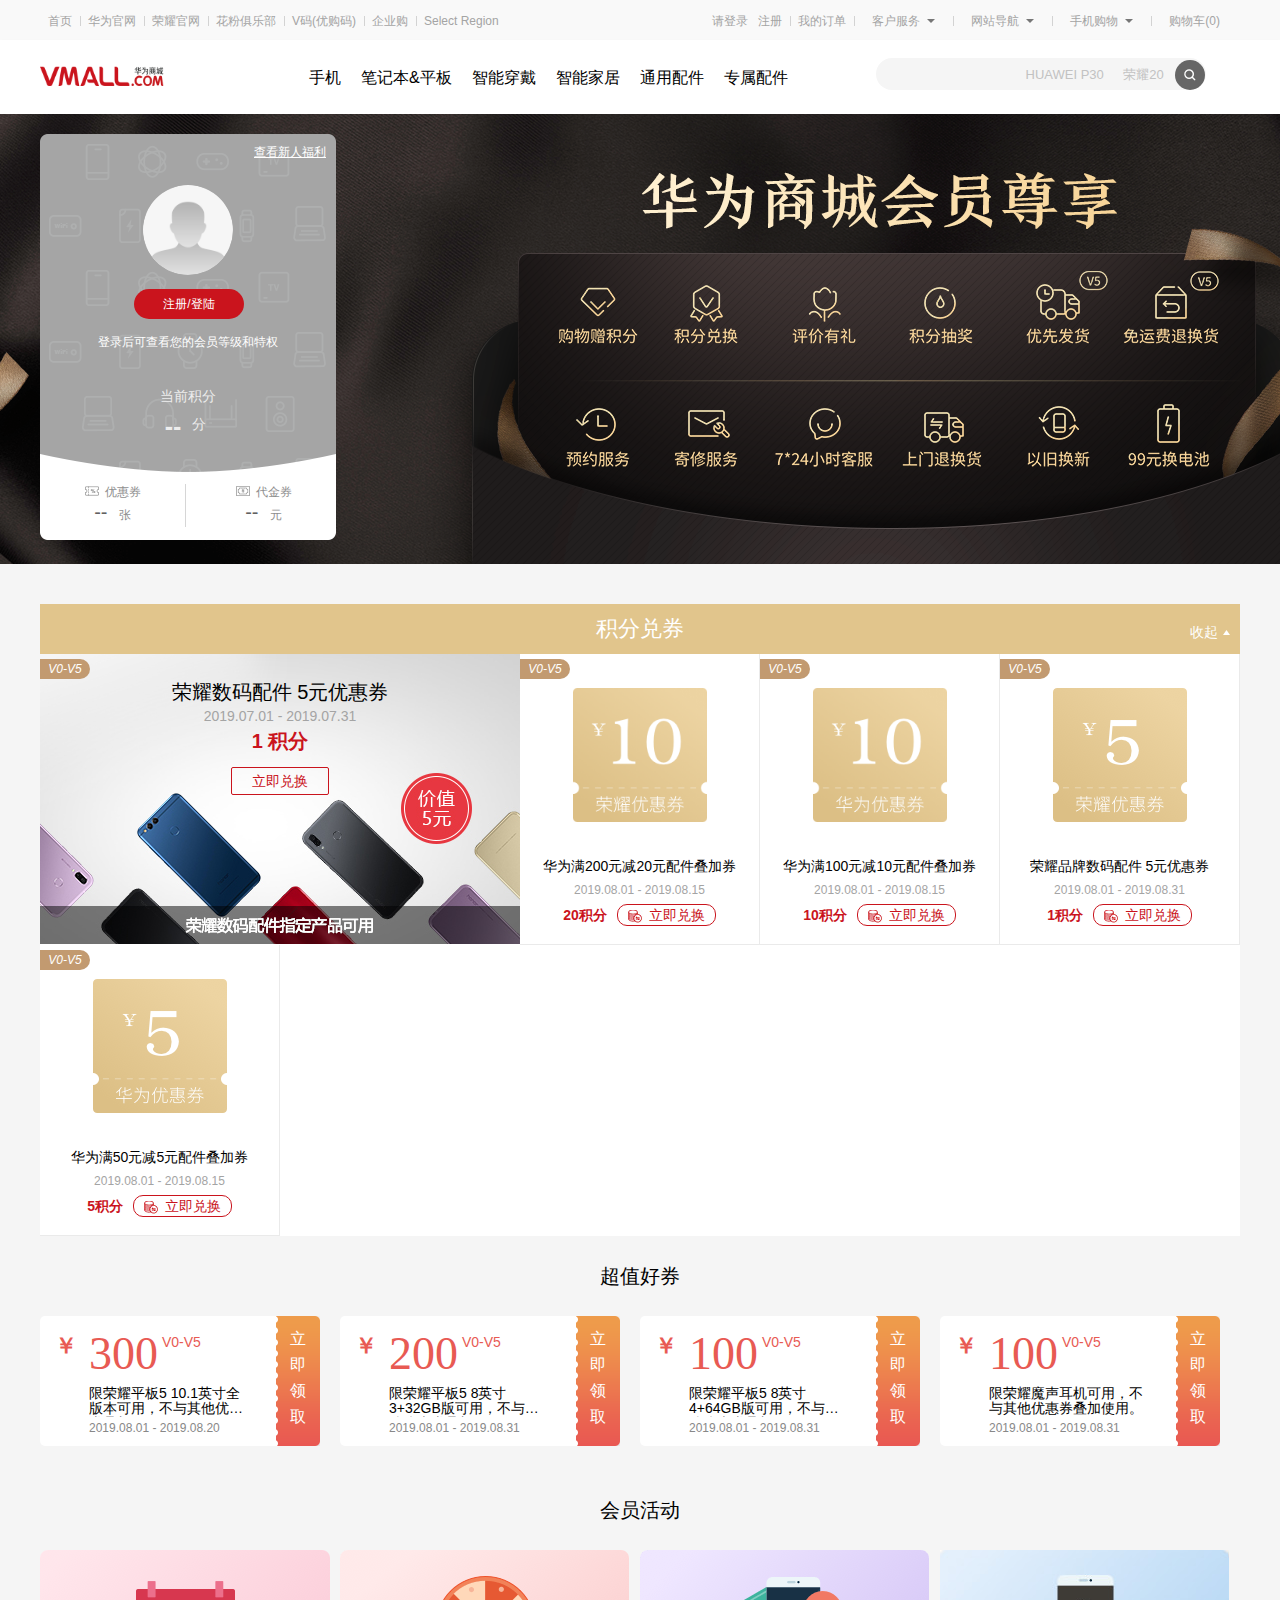
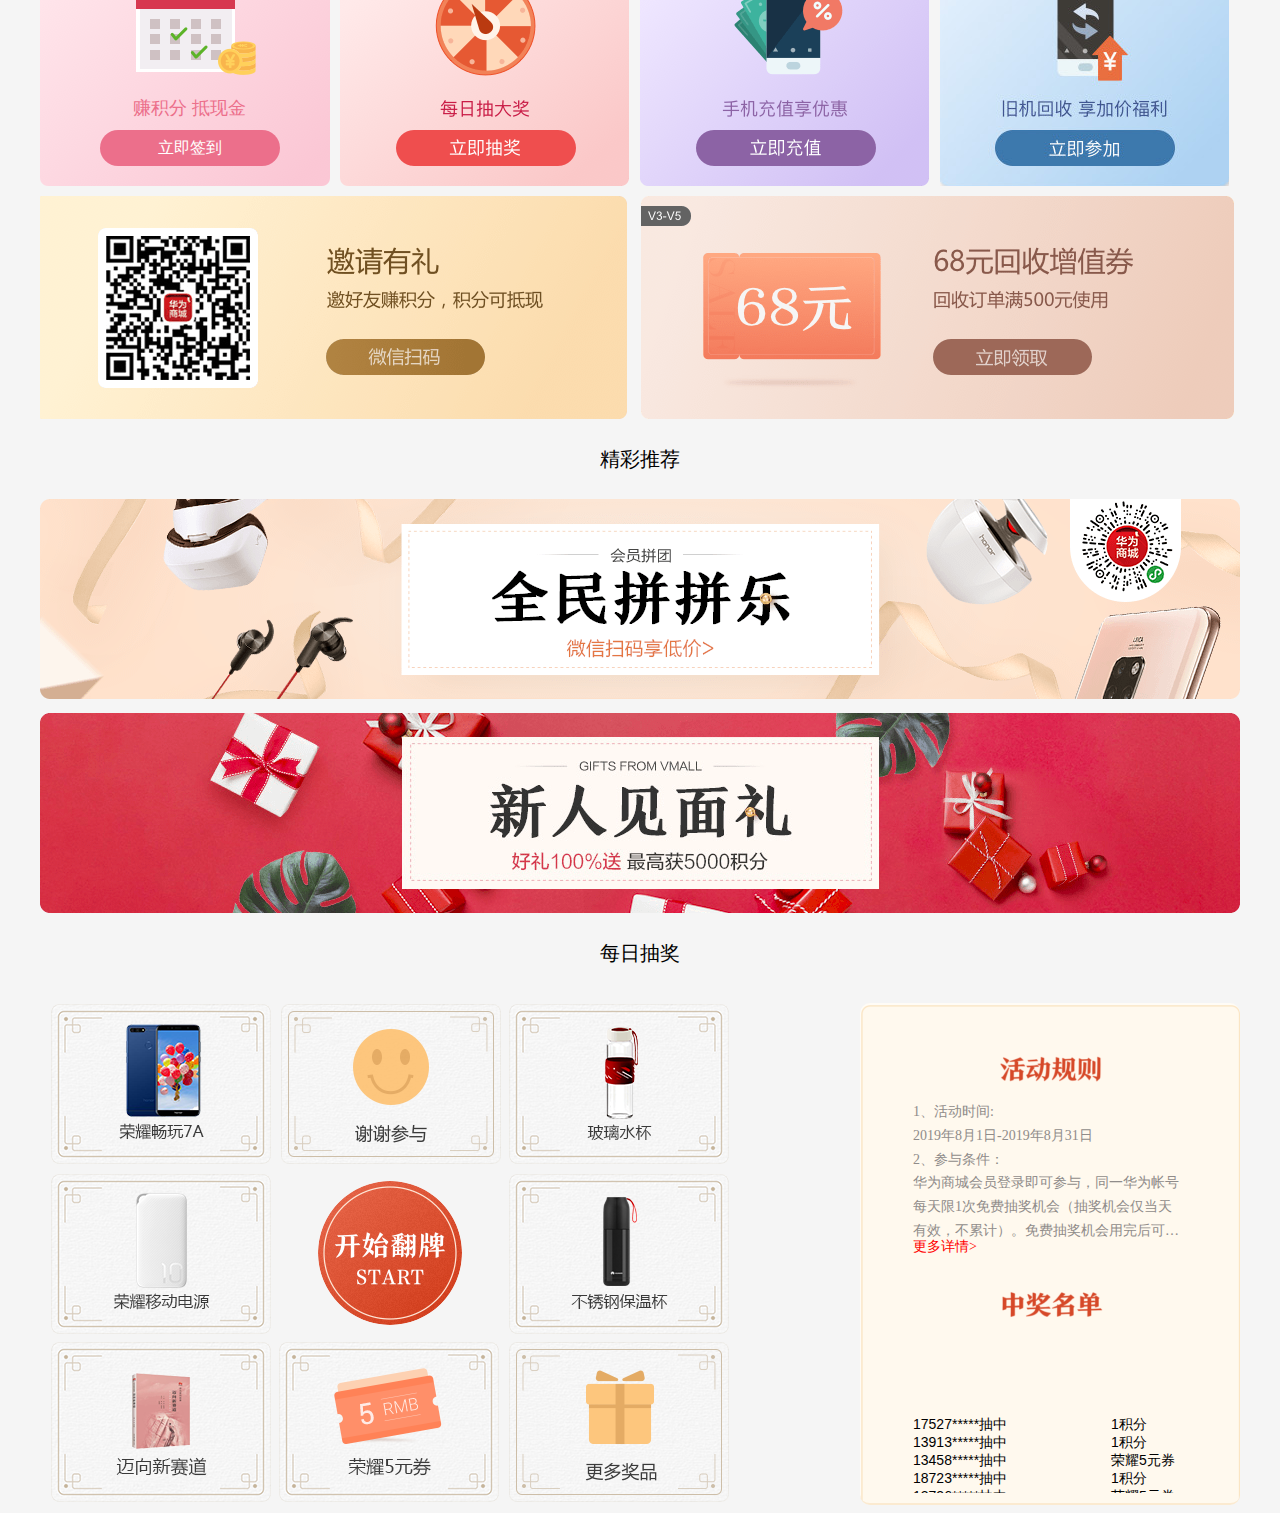
<file: html/vip_index.html>
<!DOCTYPE html>
<html lang="en">
    <head>
        <meta charset="UTF-8">
        <meta name="viewport" content="width=device-width, initial-scale=1.0">
        <meta http-equiv="X-UA-Compatible" content="ie=edge">
        <link rel="stylesheet" href="../css/style-vip.css">
        <link rel="icon" href="../img/favicon.ico">
        <script src="../js/jquery-1.11.1.min.js"></script>
        <script src="../js/goods_info.js"></script>
        <title>会员频道</title>
    </head>
    <body>
        <div class="box">
            <div class="shortcuts">
                    <div class="layout">
                        <div class="shor_left">
                            <ul>
                                <li><a href="../index.html">首页</a></li>
                                <li><a href="#">华为官网</a></li>
                                <li><a href="#">荣耀官网</a></li>
                                <li><a href="#">花粉俱乐部</a></li>
                                <li><a href="#">V码(优购码)</a></li>
                                <li><a href="#">企业购</a></li>
                                <li><a href="#"> Select Region</a></li>
                            </ul>
                        </div>
                        <div class="shor_right">
                                <ul>
                                        <li><a href="login.html">  请登录 </a> <a href="register.html">&nbsp;&nbsp;注册</a></li>
                                        <li><a href="order.html">我的订单</a></li>
                                        <li><div class="s-dropdown"><div class="h"><a href="#" class="icon_dropdown">客户服务</a></div><div class="b">
                                            <div class="dropdown-more">
                                                <dl>
                                                    <dt><a href="help_index.html">帮助中心</a></dt>
                                                    <dt><a href="#">联系客服</a></dt>
                                                </dl>
                                            </div>
                                        </div></div></li>
                                        <li><div class="s-dropdown"><div class="h"><a href="#" class="icon_dropdown">网站导航</a></div><div class="b">
                                            <div class="dropdown-navs">
                                                        <div class="dropdown-navs-icon">
                                                            <a href="../index.html">商城首页</a>
                                                        </div>
                                                        <p><br /></p>
                                                
                                                            <dl>
                                                                <dt>频道</dt>
                                                                <dd>
                                                                    <div class="item"><a href="#">华为专区</a></div>
                                                                    <div class="item"><a href="#">荣耀专区 </a></div>
                                                                    <div class="item"><a href="#">企业购</a></div>
                                                                </dd>
                                                            </dl>
                                            
                                                        
                                                    
                                                            <dl>
                                                                <dt>产品</dt>
                                                                <dd>
                                                                    <div class="item"><a href="#">手机</a></div>
                                                                    <div class="item"><a href="#">智能家居 </a></div>
                                                                    <div class="item"><a href="#">平板&笔记本</a></div>
                                                                    <div class="item"><a href="#">通用配件</a></div>
                                                                    <div class="item"><a href="#">智能穿戴</a></div>
                                                                    <div class="item"><a href="#">专属配件</a></div>
                                                                    
                                                                </dd>
                                                            </dl>
                                                
                                                    
                                        
                                                            <dl>
                                                                <dt>增值服务</dt>
                                                                <dd>
                                                                    <div class="item"><a href="recycle.html">以旧换新 </a></div>
                                                                    <div class="item"><a href="#">礼品包装</a></div>
                                                                    <div class="item"><a href="#">补购保障</a></div>
                                                                    <div class="item"><a href="#">99元换电池</a></div>
                                                                </dd>
                                                            </dl>
                                                
                                        
                                                            <dl>
                                                                <dt>会员</dt>
                                                                <dd>
                                                                    <div class="item"><a href="会员频道.html">会员频道</a></div>
                                    
                                                                </dd>
                                                            </dl>
                                    
                                                        
                                            </div>
                                        </div></div></li>
                                        <li><div class="s-dropdown"><div class="h"><a href="#" class="icon_dropdown">手机购物</a></div><div class="b">
                                            <div class="dropdown-code">
                                                <a href="#" class="rwm"><img src="../img/fei_img/rwm.jpg" alt="" width="90"></a>
                                                <div  class="cod-info">
                                                    <h2>华为商城APP</h2>
                                                    <p class="red">
                                                        新人专享好礼
                                                        <br>
                                                        最高5000积分
                                                    </p>
                                                    <span class="icon-andrid"></span>
                                                </div>
                                            </div>
                                            
                                            <div class="clear"></div>
                                            <hr>
                                            <div class="dropdown-code">
                                                <a href="#" class="rwm"><img src="../img/fei_img/rwm1.jpg" alt="" width="90"></a>
                                                <div  class="cod-info">
                                                    <h2>华为商城公众号</h2>
                                                    <p class="red">
                                                        微信扫一扫
                                                    </p>
                                                    <span class="icon-wechat"></span>
                                                </div>
                                            </div>
                                            <div class="clear"></div>
                                            <hr>
                                            <div class="dropdown-code">
                                                <a href="#" class="rwm"><img src="../img/fei_img/rwm2.jpg" alt="" width="90"></a>
                                                <div  class="cod-info">
                                                    <h2>微信小程序</h2>
                                                    <p class="red">
                                                        微信扫一扫
                                                    </p>
                                                    <span class="icon-wechat"></span>
                                                </div>
                                            </div>
                                            <div class="clear"></div>
                                        </div></li>
                                        
                                        <li><div class="s-dropdown"><div class="h"><a href="shopcart.html">购物车(0)</a></div><div class="b">
                                            <div class="dropdown-minicart">
                                                <p><span class="icon-minicart"></span></p>
                                                <p>您的购物车是空的，赶紧选购吧~</p>
                                            </div>
                                        </div></div></li>
                                </ul>
                        </div>
                        <div class="clear" ></div>
                    </div>
                </div>
            <div class="nav-home" >
                <div class="layout clear">
                    <div class="left">
                        <div class="logo">
                            <img src="../img/fei_img/logo20170801113951.png"width='173' height="36"  alt="">
                        </div>
                        <div class="naver">
                            <ul class="clearfix">
                                <ul class="naver-list">
                                <li class="naver-list-li" ><a href="#" class="naver-list-a">手机</a></li>
                                <li class="naver-list-li" ><a href="#" class="naver-list-a">笔记本&平板</a></li>
                                <li class="naver-list-li" ><a href="#" class="naver-list-a">智能穿戴</a></li>
                                <li class="naver-list-li" ><a href="#" class="naver-list-a">智能家居</a></li>
                                <li class="naver-list-li" ><a href="#" class="naver-list-a">通用配件</a></li>
                                <li class="naver-list-li" ><a href="#" class="naver-list-a">专属配件</a></li>
                                </ul>
                            </ul>
                        </div>
                    </div>
                    <div class="right">
                        <div class="search-form">
                            <form action="#" onsubmit="return false">
                                <input type="text" maxlength="100" class="text">
                                <input type="submit" value="搜索" class="button">
                            </form>
                        </div>
                        <div class="search-key">
                            <div class="searchBar-key">
                                <a href="#">HUAWEI P30</a>
                                <a href="#">荣耀20</a>
                            </div>
                        </div>
                    </div>
                </div>
            </div>
            <div class="mod-pic">
                <div class="pic-wrap">
                    <img src="../img/fei_img/f3211732-b7d6-4ec4-840f-325ef0818d62.png"   alt="">
                </div>
                <div class="mod-login">
                    <div class="privilege-layout">
                        <div class="login_left">
                            <div class="login_left_top">
                                <a href="#">查看新人福利</a>
                                <p class="login_icon"><img src="../img/fei_img/img_not_logged_in.png" alt=""></p>
                                <p class="black"> <a href="register.html"> 注册/登陆</a></p>
                                <span>登录后可查看您的会员等级和特权</span>
                                <ul class="privilege-center-integral">
                                    <li>当前积分</li>
                                    <li><span>--</span>&nbsp;<em>分</em></li>
                                </ul>
                            </div>
                            <div class="privilege-center-ticket">
                                <ul>
                                    <li  class="ticket-discount">优惠券</li>
                                    <li><span>--</span>&nbsp;张</li>
                                </ul>
                                <ul>
                                    <li class="ticket-money">代金券</li>
                                    <li><span>--</span>&nbsp;元</li>
                                </ul>
                            </div>
                        </div>
                        <div class="login_right">
                            <a href="#"></a>
                        </div>
                    </div>
                </div>
            </div>
            <div class="side-full">
                <div class="mod-point">
                    <div class="tab-coupon">
                        <div class="top">
                            <span>积分兑券</span>
                            <a href="javascript:;">收起<i></i></a>
                        </div>
                        <ul class="p-list">
                            <li>
                                <div class="p-div">
                                    <a href="#">
                                        <p class="p-name"><span>荣耀数码配件 5元优惠券</span></p>
                                        <p class="p-time">2019.07.01 - 2019.07.31</p>
                                        <p class="p-price"><b>1 积分</b><span>立即兑换</span></p>
                                        <em class="p-level">V0-V5</em>
                                    </a>
                                </div>
                            </li>
                            <li>
                                <div class="p-div1">
                                    <a href="#">
                                        <p class="p-img"><img src="../img/fei_img/p-img1.png" alt=""></p>
                                        <p class="p-name"><span>华为满200元减20元配件叠加券</span></p>
                                        <p class="p-time">2019.08.01 - 2019.08.15</p>
                                        <p class="p-price"><b>20积分</b><span class="red_btn"><i class="icon-convert"></i> 立即兑换</span></p>
                                        <em class="p-level">V0-V5</em>
                                    </a>
                                </div>
                            </li>
                            <li>
                                <div class="p-div1">
                                    <a href="#">
                                        <p class="p-img"><img src="../img/fei_img/dd80eb75-76c8-4bb2-a76c-67db1b56965f.png" alt=""></p>
                                        <p class="p-name"><span>华为满100元减10元配件叠加券</span></p>
                                        <p class="p-time">2019.08.01 - 2019.08.15</p>
                                        <p class="p-price"><b>10积分</b><span class="red_btn"><i class="icon-convert"></i> 立即兑换</span></p>
                                        <em class="p-level">V0-V5</em>
                                    </a>
                                </div>
                            </li>
                            <li>
                                <div class="p-div1">
                                    <a href="#">
                                        <p class="p-img"><img src="../img/fei_img/c7c5c05a-0bc5-4be5-b423-de0942d7238a.png" alt=""></p>
                                        <p class="p-name"><span>荣耀品牌数码配件 5元优惠券</span></p>
                                        <p class="p-time">2019.08.01 - 2019.08.31</p>
                                        <p class="p-price"><b>1积分</b><span class="red_btn"><i class="icon-convert"></i> 立即兑换</span></p>
                                        <em class="p-level">V0-V5</em>
                                    </a>
                                </div>
                            </li>
                            <li>
                                <div class="p-div1">
                                    <a href="#">
                                        <p class="p-img"><img src="../img/fei_img/1f8e3199-095c-4760-aa32-9f041c4aa2e1.png" alt=""></p>
                                        <p class="p-name"><span>华为满50元减5元配件叠加券</span></p>
                                        <p class="p-time">2019.08.01 - 2019.08.15</p>
                                        <p class="p-price"><b>5积分</b><span class="red_btn"><i class="icon-convert"></i> 立即兑换</span></p>
                                        <em class="p-level">V0-V5</em>
                                    </a>
                                </div>
                            </li>
                            <div class="clear"></div>
    
                        </ul>
                    </div>
                    <div class="mod-ticket">
                            <span class="side-full-title">超值好券</span>
                            <ul class="ticket-content">
                                <li>
                                    <a href="#">
                                        <em>￥</em>
                                        <div class="info">
                                            <div class="price">
                                                <span>300</span>
                                                <p><strong></strong>V0-V5</strong></p>
                                            </div>
                                            <p class="word ">限荣耀平板5 10.1英寸全版本可用，不与其他优惠券叠加使用</p>
                                            <p class="time">2019.08.01 - 2019.08.20</p>
                                        </div>
                                        <div class="coupon-btn">
                                            <p>立即领取</p> 
                                        </div>
                                    </a>
                                    </li>
                                <li>
                                        <a href="#">
                                            <em>￥</em>
                                            <div class="info">
                                                <div class="price">
                                                    <span>200</span>
                                                    <p><strong></strong>V0-V5</strong></p>
                                                    <div class="clear"></div>
                                                </div>
                                                <p class="word ">限荣耀平板5 8英寸 3+32GB版可用，不与其他优惠券叠加使用</p>
                                                <p class="time">2019.08.01 - 2019.08.31</p>
                                            </div>
                                            <div class="coupon-btn">
                                                <p>立即领取</p> 
                                            </div>
                                        </a>
                                    </li>
                                <li>
                                    <a href="#">
                                        <em>￥</em>
                                        <div class="info">
                                            <div class="price">
                                                <span>100</span>
                                                <p><strong></strong>V0-V5</strong></p>
                                                <div class="clear"></div>
                                            </div>
                                            <p class="word ">限荣耀平板5 8英寸 4+64GB版可用，不与其他优惠券叠加使用</p>
                                            <p class="time">2019.08.01 - 2019.08.31</p>
                                        </div>
                                        <div class="coupon-btn">
                                            <p>立即领取</p> 
                                        </div>
                                    </a>
                                    </li> 
                                <li>
                                    <a href="#">
                                        <em>￥</em>
                                        <div class="info">
                                            <div class="price">
                                                <span>100</span>
                                                <p><strong></strong>V0-V5</strong></p>
                                                <div class="clear"></div>
                                            </div>
                                            <p class="word ">限荣耀魔声耳机可用，不与其他优惠券叠加使用。</p>
                                            <p class="time">2019.08.01 - 2019.08.31</p>
                                        </div>
                                        <div class="coupon-btn">
                                            <p>立即领取</p> 
                                        </div>
                                    </a>
                                    </li>     
                            </ul>
                                    
                        </div>
                    <div class="mod-member">
                            <span class="side-full-title">会员活动</span>
                            <ul class="member-content">
                                <li>
                                    <a href="#">
                                        <div class="member-info">
                                                <span>赚积分 抵现金</span>
                                                <a href="#" class="member-btn">立即签到</a>
                                        </div>
                                    </a>
                                </li>
                                <li>
                                    <a href="#"> <img src="../img/fei_img/member-img1.png" alt=""></a>
                                </li>
                                <li>
                                    <a href="#"> <img src="../img/fei_img/member-img2.png" alt=""></a>
                                </li>
                               <li>
                                <a href="#"> <img src="../img/fei_img/member-img3.jpg" alt=""></a>
                                </li>
                                 
                            </ul>
                            <div class="member-bottom">
                              <a href="#"></a>
                            </div>
                    </div>
                    <div class="mod-recommend">
                            <span class="side-full-title">精彩推荐</span>
                            <div class="recommend-first">
                                <img src="../img/fei_img/recommend-img.png" alt="">
                            </div>
                            <div class="recommend-last">
                                    <img src="../img/fei_img/recommend-img1.png" alt="">
                                    <a href="#" class="last-a"></a>
                            </div>
                    </div>
                    <div class="mod-award">
                            <span class="side-full-title">每日抽奖</span>
                            <div class="award-content">
                                <div class="award-left">
                                            <ul id='uls'>
                                                <li ></li>
                                                <li></li>
                                                <li></li>
                                                <li></li>
                                                <li></li>
                                                <li></li>
                                                <li></li>
                                                <li></li>
                                            </ul>
                                            <button class="btn"></button>
                                </div>
                                <div class="award-right">
                                    <div class="award-rule">
                                        1、活动时间:<br />
                                        2019年8月1日-2019年8月31日<br />
                                        2、参与条件：<br />
                                        华为商城会员登录即可参与，同一华为帐号每天限1次免费抽奖机会（抽奖机会仅当天有效，不累计）。免费抽奖机会用完后可使用积分抽奖<br/>
                                </div>
                                <a href="javascript:;" class="award-more">更多详情></a>
                               
                                <div class="award-bottom">
                                    <ul>
                                        <li>17527*****抽中<span> 1积分</span></li>
                                        <li>13913*****抽中<span> 1积分</span></li>
                                        <li>13458*****抽中<span> 荣耀5元券</span></li>
                                        <li>18723*****抽中<span> 1积分</span></li>
                                        <li>13736*****抽中<span> 荣耀5元券</span></li>
                                        <li>17527*****抽中<span> 1积分</span></li>
                                        <li>13913*****抽中<span> 1积分</span></li>
                                        <li>13458*****抽中<span> 荣耀5元券</span></li>
                                        <li>18723*****抽中<span> 1积分</span></li>
                                        <li>17527*****抽中<span> 1积分</span></li>
                                        <li>13913*****抽中<span> 1积分</span></li>
                                        <li>13458*****抽中<span> 荣耀5元券</span></li>
                                        <li>18723*****抽中<span> 1积分</span></li>
                                        <li>13736*****抽中<span> 荣耀5元券</span></li>
                                        <li>17527*****抽中<span> 1积分</span></li>
                                        <li>13913*****抽中<span> 1积分</span></li>
                                        <li>13458*****抽中<span> 荣耀5元券</span></li>
                                        <li>18723*****抽中<span> 1积分</span></li>
                                     
                                    </ul>
                                </div>
                            </div>
                            </div>
                        </div>    
                </div>
                    
                </div>
        </div>
        <div class="award-mores-bg">
                <div class="award-mores">
                        <h1>活动规则</h1>
                        <div>
                        1、活动时间:<br />
                        2019年8月1日-2019年8月31日<br />
                        2、参与条件：<br />
                        华为商城会员登录即可参与，同一华为帐号每天限1次免费抽奖机会（抽奖机会仅当天有效，不累计）。免费抽奖机会用完后可使用积分抽奖，每次抽奖消耗5积分。<br />
                        华为商城会员通过翻牌方式随机抽奖，活动期内同一华为商城会员中奖次数最多为21次，达到中奖上限后建议会员不再参与抽奖，积分一旦使用，不予退回。<br />
                        3、奖品设置：<br />
                        一等奖（10份），8888积分；<br />
                        二等奖（50份），888积分;<br />
                        三等奖（1000份），88积分；<br />
                        四等奖（50000份），8积分；<br />
                        五等奖（50000份），2积分；<br />
                        六等奖（700000份），1积分；<br />
                        七等奖（不限名额），荣耀配件5元优惠券。<br />
                        （积分有效期到2019年9月30日）<br />
                        4、奖品发放<br />
                        抽中奖品后，中奖者会收到中奖提示语，可到“站内信”查看中奖情况。中奖名单将在本活动页面实时公布.<br />
                        【温馨提示】任何人通过不正当手段（包括但不限于侵犯第三人合法权益、作弊、扰乱系统、实施网络攻击、批量注册、用机器注册账户、用机器模拟客户端等方式）获得本次活动利益的，华为商城有权撤销中奖者所获利益并要求赔偿相关损失。<br />
                        </div>
                        <a href="javascript:;" class="mores-btn">知道了</a>
                </div>
                <span class="mores-close"><img src="../img/fei_img/close.png" width="30" alt=""></span>
        </div>
        
    </body>

</html>
</file>
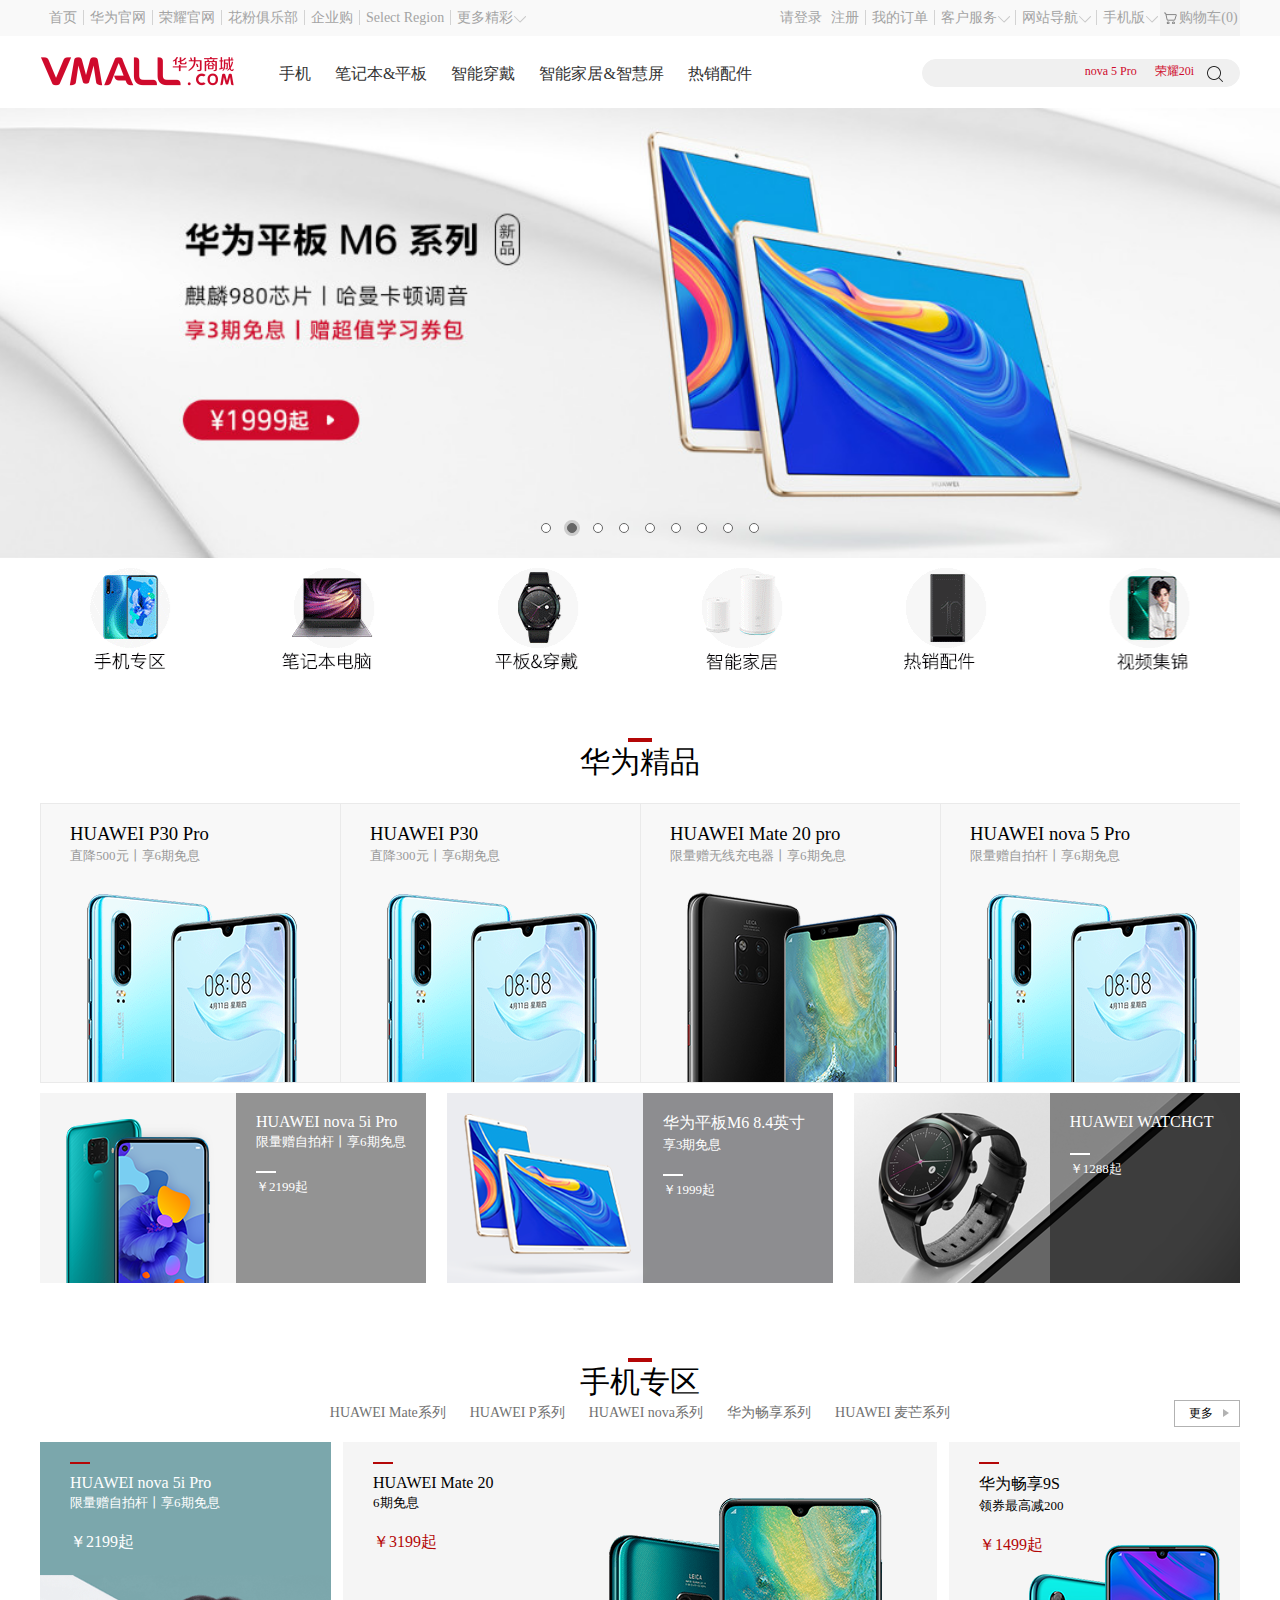
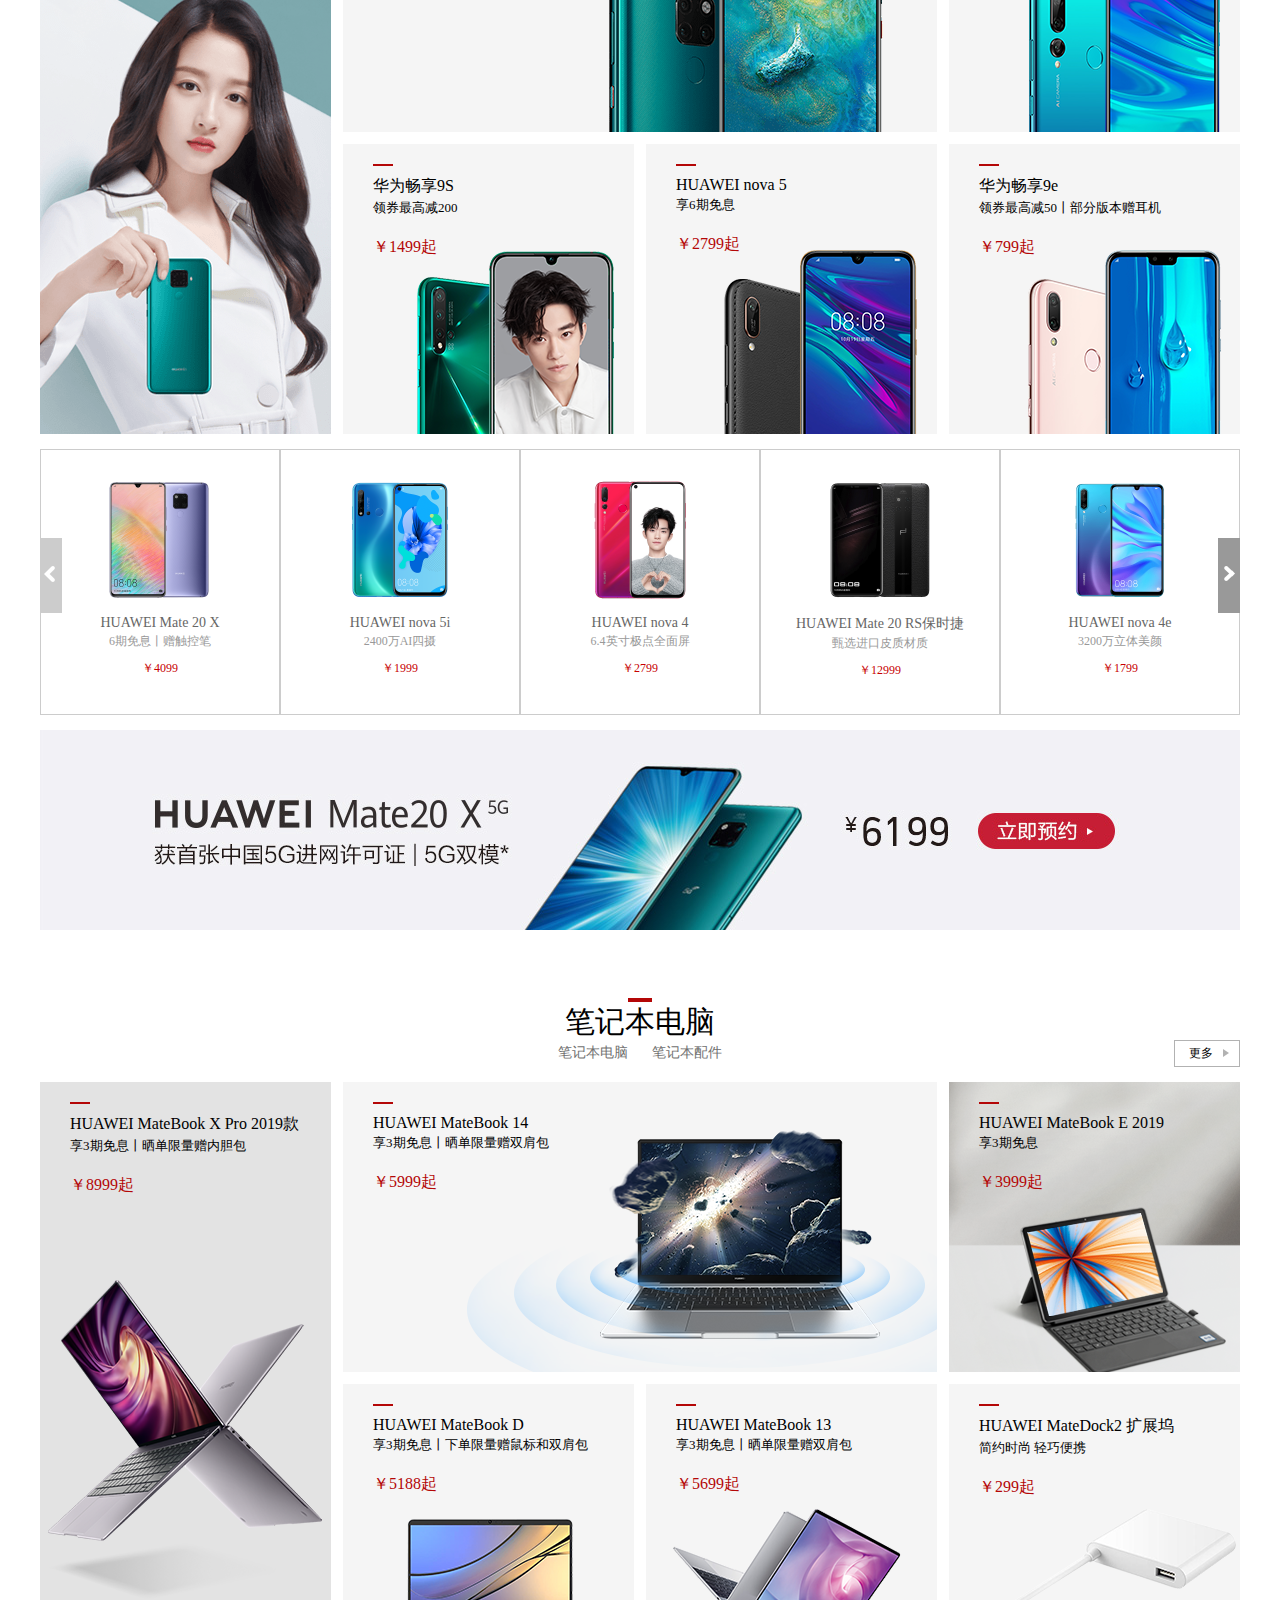
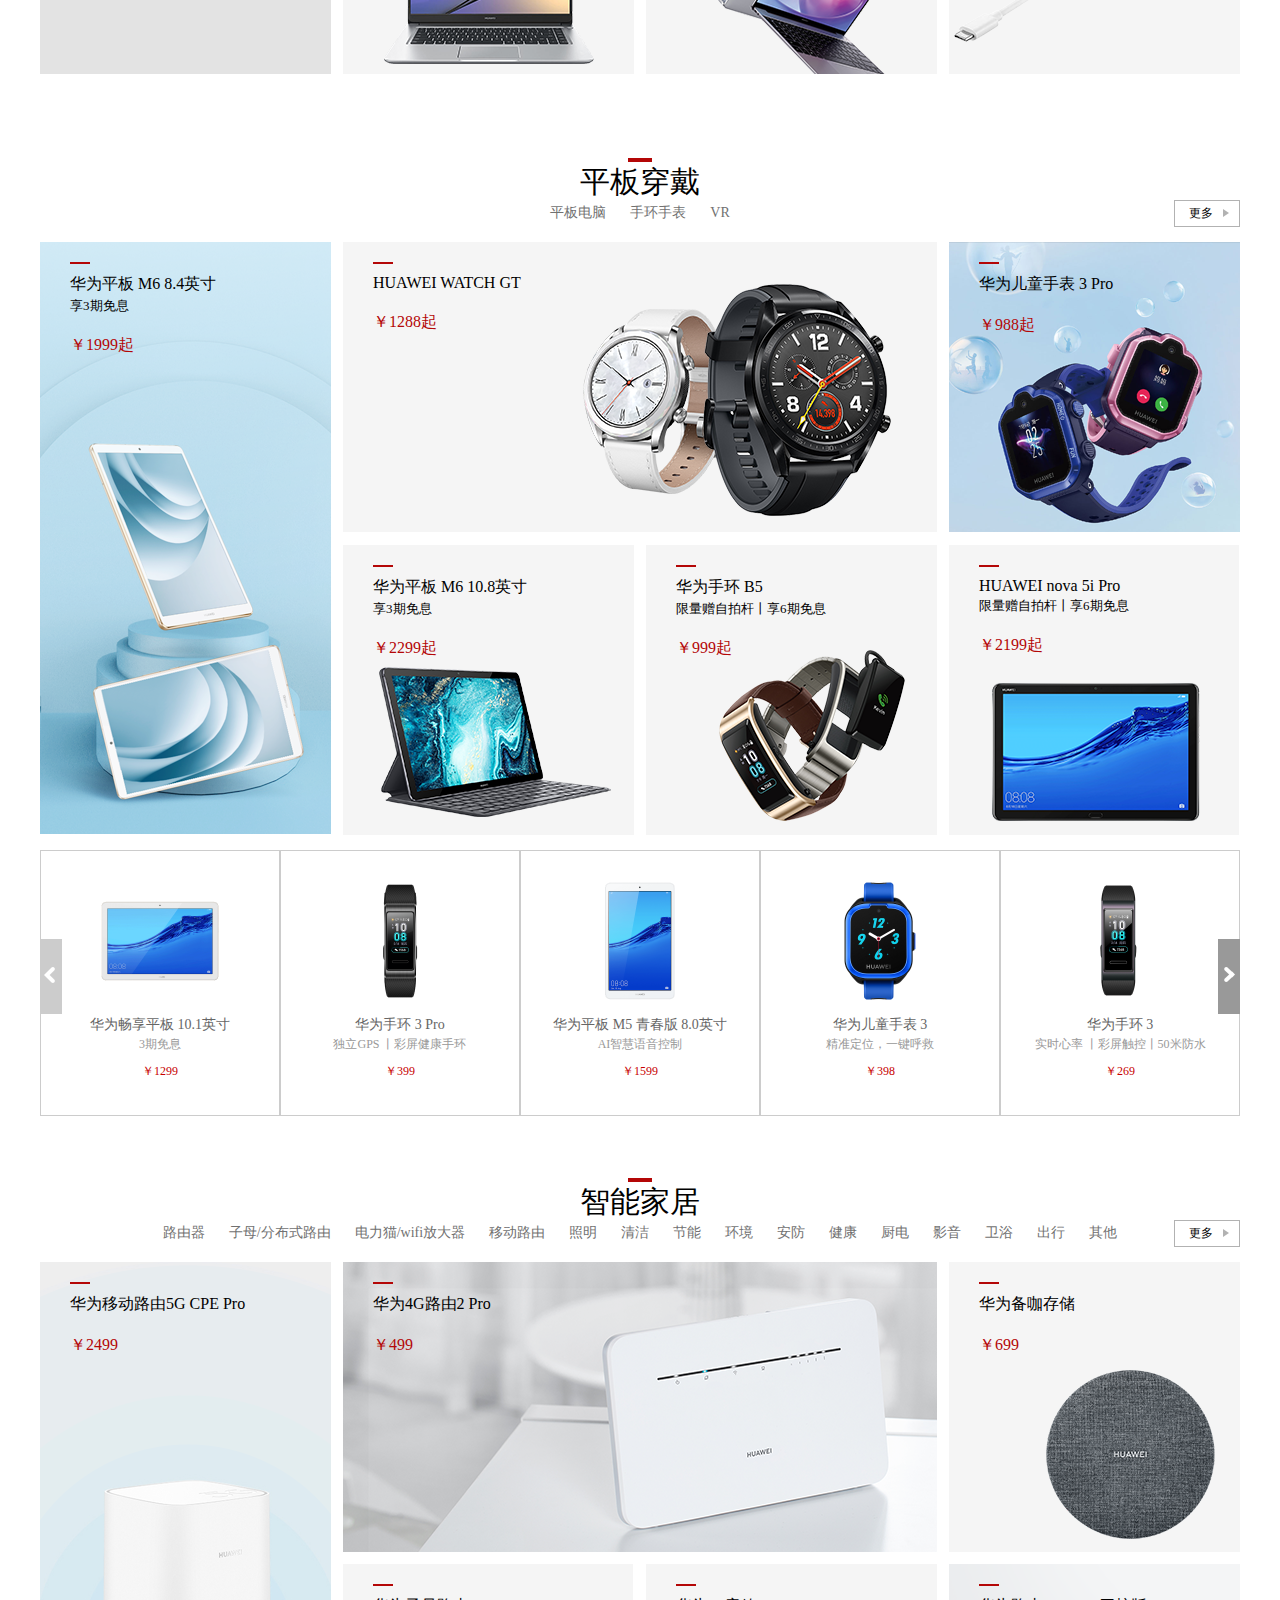
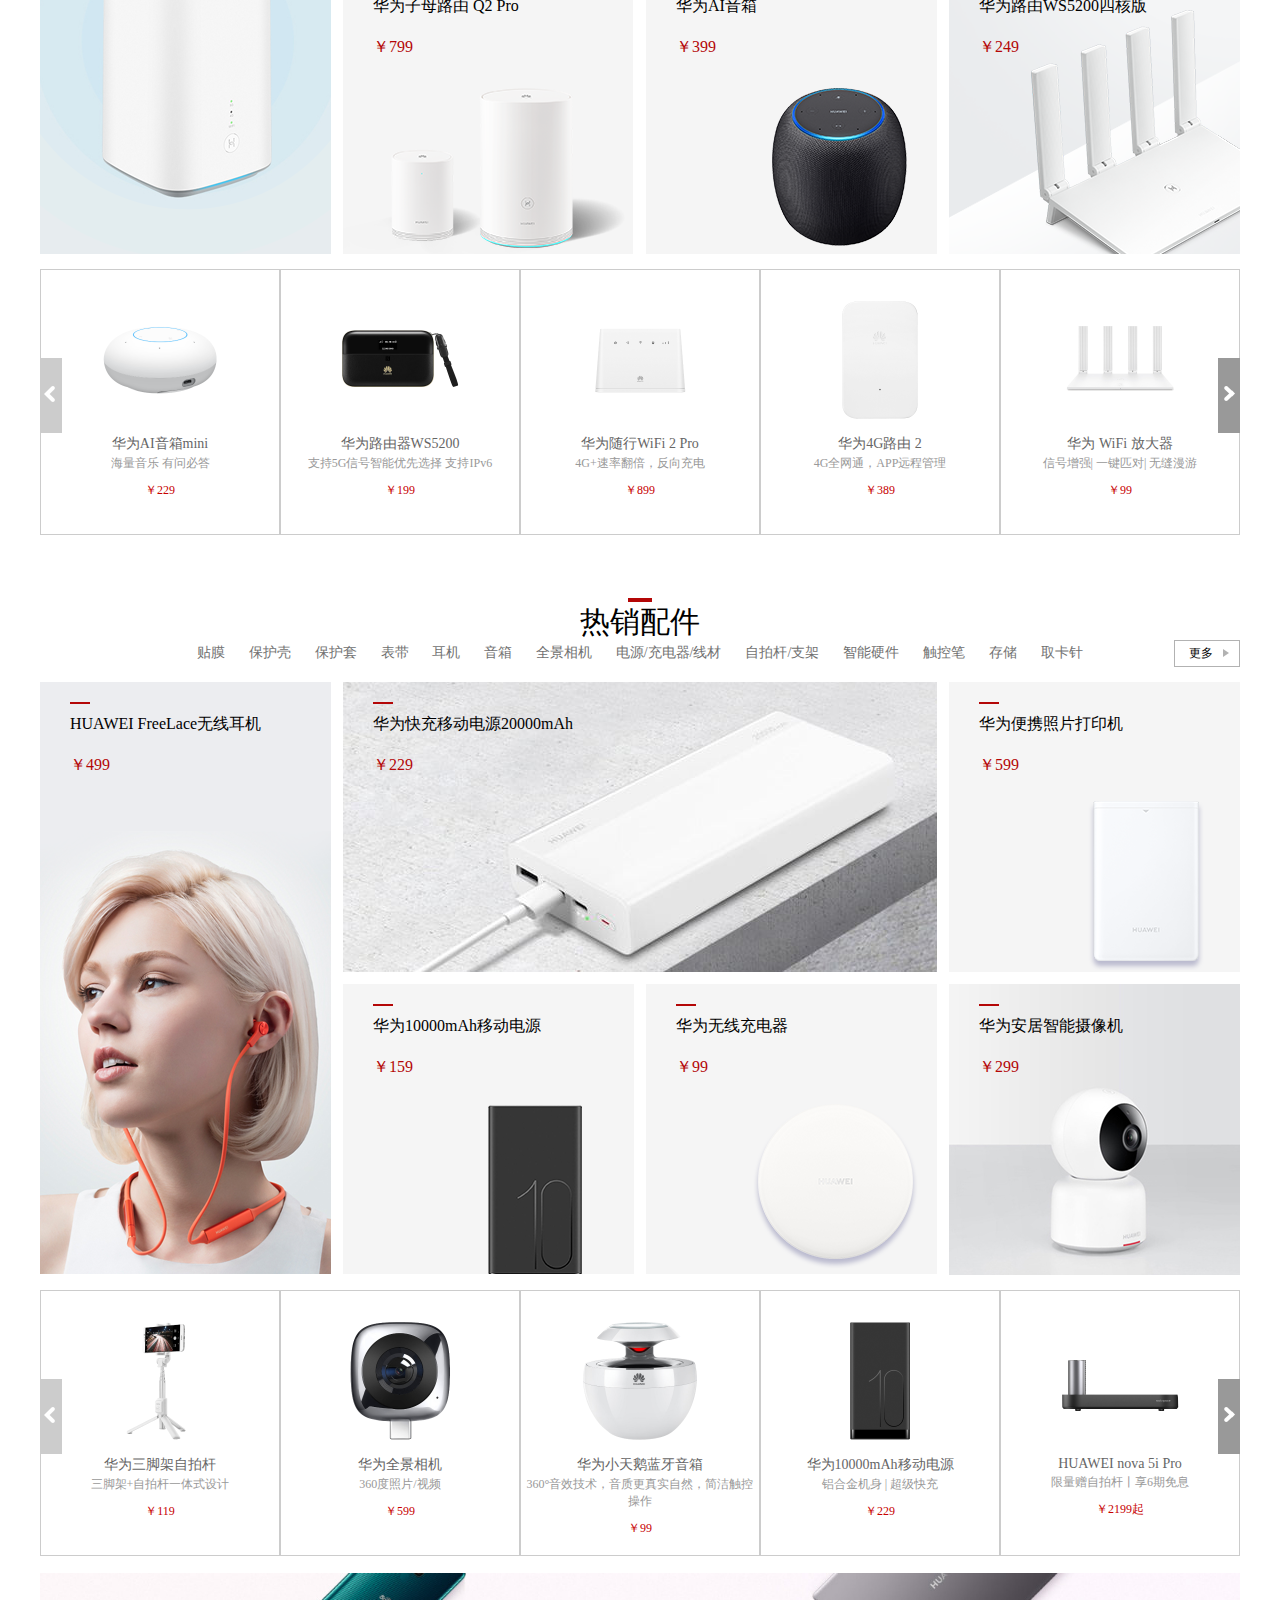
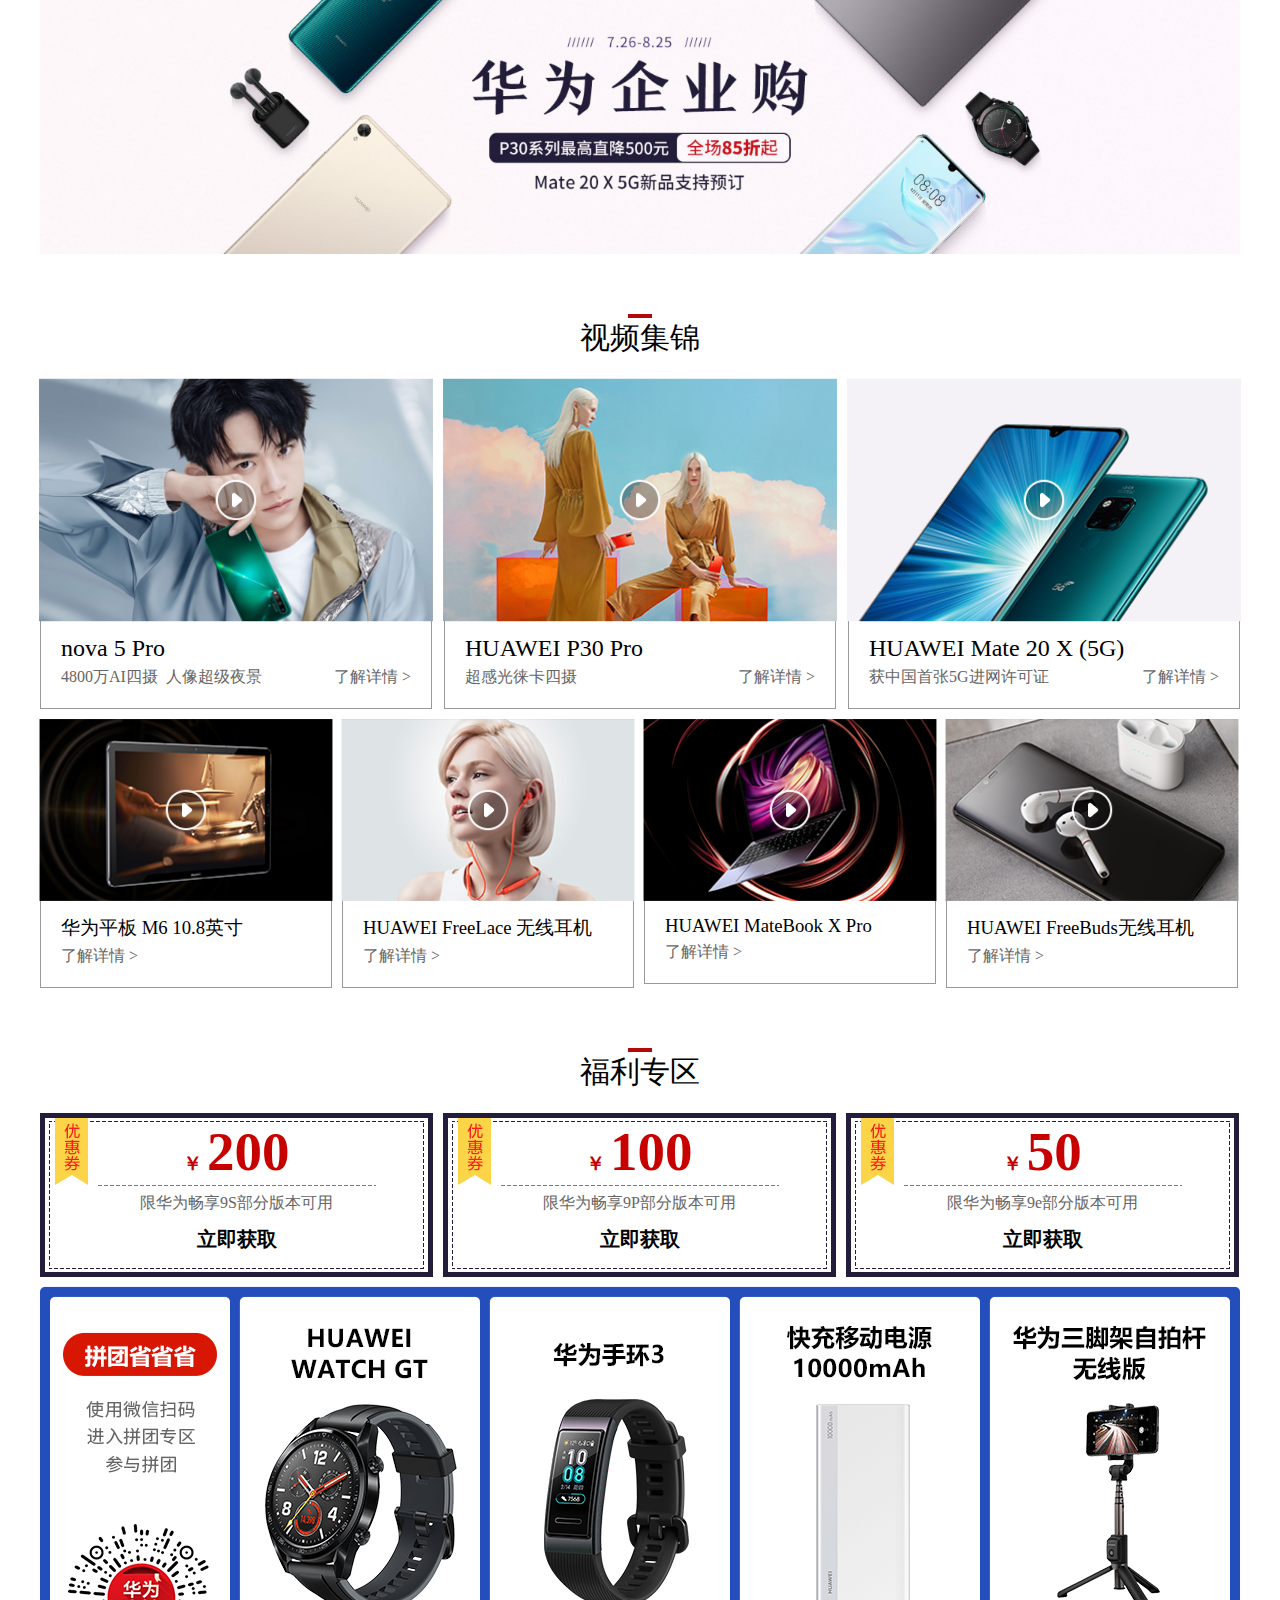
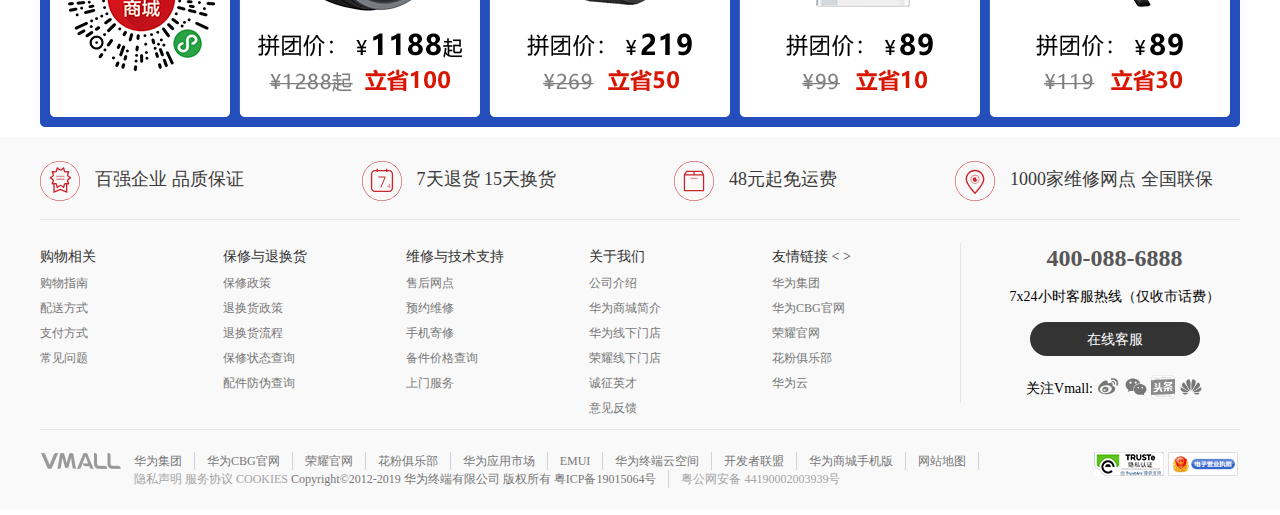
<file: html/vmallHuawei.html>
<!DOCTYPE html>
<html>
	<head>
		<meta charset="UTF-8"/>
		<title>华为专区商品</title>
		<link rel="icon" href="../img/favicon.ico">
		<link rel="stylesheet" href="../css/page_header.css">
		<link rel="stylesheet" href="../css/page_bottom.css">
		<link rel="stylesheet" type="text/css" href="../css/vmall.css"/>
		<link rel="stylesheet" type="text/css" href="../css/vmall01.css"/>
		<script src="../js/jquery-1.11.1.min.js"></script>
		<script src="../js/page_header.js"></script>
		<script src="../js/vmallHuawei.js"></script>
	</head>
	<style>
		.s-main li:last-child::before{
			left: 0;
		}
	</style>
	<body>
		<div class="shortcut">
		<div class="layout clearfix">
			<div class="s-sub">
				<ul>
					<li><a href="../index.html">首页</a></li>
                	<li><a href="">华为官网</a></li>
                	<li><a href="">荣耀官网</a></li>
                	<li><a href="">花粉俱乐部</a></li>          
                	<li><a href="#">企业购</a></li>       
                	<li><a href="#">Select Region</a></li>
                	<!-- .drop-down下拉菜单 隐藏-->
                	<li class="drop-down">                          		
                		<a href="#" class="icon-dropdown">更多精彩</a>               		
                		<div class="drop-down-more">
                			<dl>
                				<dt><a href="#">EMUI</a></dt>
                				<dt><a href="#">应用市场</a></dt>
                				<dt><a href="#">华为终端云空间</a></dt>
                				<dt><a href="#">开发者联盟</a></dt>
                			</dl>
                		</div>
                	</li>                	           
				</ul>
			</div>
			<div class="s-main">
				<ul>
					<li>
						<a href="login.html">请登录</a>
						<a href="register.html">注册</a>
					</li>
					<li><a href="order.html">我的订单</a></li>
					<li class="drop-down">
						<a href="help_index.html" class="icon-dropdown">客户服务</a>
						<div class="drop-down-more ddm2">
                			<dl>
                				<dt><a href="help_index.html">服务中心</a></dt>
                				<dt><a href="#">联系客服</a></dt>               	
                			</dl>
                		</div>
					</li>
					<li class="drop-down">
						<a href="" class="icon-dropdown">网站导航</a>
						<div class="drop-down-more drop-nav clearfix">
							<div class="ddm-nav-icons">
								<a href="../index.html">
									<p>
										<img src="../img/headImg/index-icon.png" alt="">
									</p>
									<span>商城首页</span>
								</a>
							</div>
							<div class="ddm-nav-list">
								<dl>
									<dt>频道</dt>
									<dd>华为专区</dd>
									<dd>企业购</dd>
									<dd>荣耀专区</dd>		
								</dl>
							</div>
							<div class="ddm-nav-list">
								<dl>
									<dt>产品</dt>
									<dd>手机</dd>
									<dd>智能家居</dd>
									<dd>平板&笔记本</dd>
									<dd>通用配件</dd>
									<dd>专属配件</dd>
									<dd>智能穿戴</dd>			
								</dl>
							</div>
							<div class="ddm-nav-list">
								<dl>
									<dt>增值服务</dt>
									<dd>以旧换新</dd>
									<dd>补购保障</dd>
									<dd>一口价换电池</dd>		
								</dl>
							</div>
							<div class="ddm-nav-list">
								<dl>
									<dt>会员	</dt>
									<dd>会员频道</dd>
									<dd>企业购</dd>
									<dd>荣耀专区</dd>		
								</dl>
							</div>
						</div>
					</li>
					<li class="drop-down">
						<a href="#" class="icon-dropdown">手机版</a>
						<div class="drop-down-more ddm-mobile clearfix">
							<div class="ddm-code-detail">		
								<div class="qr-code">
									<img src="../img/headImg/vmall-qrcode3.png" alt="">
								</div>
								<div class="code-info">
									<h2>华为商城APP</h2>
									<p>新人专享好礼最高5000积分</p>
									<span><img src="../img/headImg/android-logo.png" alt=""></span>
									<span><img src="../img/headImg/wechat-logo.png" alt=""></span>
								</div>
							</div>		
							<div class="ddm-code-detail">		
								<div class="qr-code">
									<img src="../img/headImg/vmall-qrcode2.jpg" alt="">
								</div>
								<div class="code-info">
									<h2>商城公众号</h2>
									<p>微信扫一扫</p>
									<span><img src="../img/headImg/wechat-logo.png" alt=""></span>								
								</div>
							</div>
							<div class="ddm-code-detail">		
								<div class="qr-code">
									<img src="../img/headImg/vmall-qrcode.jpg" alt="">
								</div>
								<div class="code-info">
									<h2>微信小程序</h2>
									<span><img src="../img/headImg/wechat-logo.png" alt=""></span>
								</div>							
							</div>							
					</div>
					</li>
					<li class="drop-down">
						<a href="shopcart.html">购物车(0)</a>
						<div class="drop-down-more ddm-cart">
                			<p></p>
                			<p>您的购物车是空的，赶紧选购吧^_^</p>
                		</div>
					</li>
				</ul>
			</div>
		</div>
		</div>
		<div class="header" style="height: 72px">
		<div class="layout clearfix">
			<div class="left">
				<!-- 头部图标 -->
				<div class="logo">
					<a href="../index.html">
						<img src="../img/headImg/huawei-shop-logo.png" alt="logo_pic">
					</a>
				</div>
				<!-- 头部图标旁边的导航 -->
				<div class="naver">
					<ul>
						<li>
							<a href="#">手机</a>
						</li>
						<li>
							<a href="#">笔记本&amp;平板</a>
						</li>
						<li>
							<a href="#">智能穿戴</a>
						</li>
						<li>
							<a href="#">智能家居&amp;智慧屏</a>
						</li>
						<li>
							<a href="#">热销配件</a>
						</li>
					</ul>
				</div>
				<!-- 鼠标移入后下面的菜单 -->
				<div class="nav-sub">
					<!-- 头部有几种分类 这东西就有几个 移入相对应的分类才显示 第一个是手机-->
					<div class="nav-sub-wrap">
						<!-- 首行分类 -->
						<div class="title">
							<span class="all-cat">
								<a href="vmallList36.html">全部手机</a>
							</span>
							<ul>
								<li>
									<a href="#">荣耀</a>
								</li>
								<li>
									<a href="#">HUAWEI P系列</a>
								</li>
								<li>
									<a href="#">HUAWEI Mate</a>
								</li>
								<li>
									<a href="#">荣耀畅玩</a>
								</li>
								<li>
									<a href="#">HUAWEI nova</a>
								</li>
								<li>
									<a href="#">华为畅享</a>
								</li>
								<li>
									<a href="#">HUAWEI 麦芒</a>
								</li>
							</ul>
						</div>
						<div class="g-list">
							<ul>
								<li>
									<a href="#">
										<img src="../img/headImg/hot-good3.png" alt="">
										<span class="g-name">HUAWEI P30</span>
										<span class="g-price">￥4988</span>
									</a>
								</li>
								<li>
									<a href="#">
										<img src="../img/headImg/hot-goods-honor20.png" alt="">
										<span class="g-name">荣耀20</span>
										<span class="g-price">￥2699</span>
									</a>
								</li>
								<li>
									<a href="#">
										<img src="../img/headImg/mobile-p30.png" alt="">
										<span class="g-name">HUAWEI P30</span>
										<span class="g-price">￥3688</span>
									</a>
								</li>
								<li>
									<a href="#">
										<img src="../img/headImg/hot-goods8.png" alt="">
										<span class="g-name">荣耀20i</span>
										<span class="g-price">￥1299</span>
									</a>
								</li>
								<li>
									<a href="#">
										<img src="../img/headImg/mobile-honor8x.png" alt="">
										<span class="g-name">荣耀8X</span>
										<span class="g-price">￥999</span>
									</a>
								</li>
								<li>
									<a href="#">
										<img src="../img/headImg/hot-goods4.png" alt="">
										<span class="g-name">HUAWEI nova5 pro</span>
										<span class="g-price">￥2999</span>
									</a>
								</li>
							</ul>
						</div>
					</div>
					<!-- 笔记本&平板 -->
					<div class="nav-sub-wrap">
						<!-- 首行分类 -->
						<div class="title">
							<span class="all-cat">
								<a href="#">全部产品</a>
							</span>
							<ul>
								<li>
									<a href="#">笔记本电脑</a>
								</li>
								<li>
									<a href="#">平板</a>
								</li>
								<li>
									<a href="#">笔记本配件</a>
								</li>
							</ul>
						</div>
						<div class="g-list">
							<ul>
								<li>
									<a href="#">
										<img src="../img/headImg/huawei-mac.png" alt="">
										<span class="g-name">荣耀 MagicBook Pro</span>
										<span class="g-price">¥5499</span>
									</a>
								</li>
								<li>
									<a href="#">
										<img src="../img/headImg/m6.png" alt="">
										<span class="g-name">华为平板 M6 10英寸</span>
										<span class="g-price">￥2699</span>
									</a>
								</li>
								<li>
									<a href="#">
										<img src="../img/headImg/magicbook.png" alt="">
										<span class="g-name">MagicBook</span>
										<span class="g-price">￥5688</span>
									</a>
								</li>
								<li>
									<a href="#">
										<img src="../img/headImg/mac-pro.png" alt="">
										<span class="g-name">HUAWEI MateBook X Pro（2019）</span>
										<span class="g-price">￥8299</span>
									</a>
								</li>
								<li>
									<a href="#">
										<img src="../img/headImg/tablet5.png" alt="">
										<span class="g-name">荣耀平板5 10.1英寸</span>
										<span class="g-price">¥1199</span>
									</a>
								</li>
								<li>
									<a href="#">
										<img src="../img/headImg/m4.png" alt="">
										<span class="g-name">HUAWEI MateBook 14</span>
										<span class="g-price">￥5999</span>
									</a>
								</li>
							</ul>
						</div>
					</div>
					<!-- 智能穿戴 -->
					<div class="nav-sub-wrap">
						<!-- 首行分类 -->
						<div class="title">
							<span class="all-cat">
								<a href="#">全部产品</a>
							</span>
							<ul>
								<li>
									<a href="#">手环</a>
								</li>
								<li>
									<a href="#">手表</a>
								</li>
								<li>
									<a href="#">VR</a>
								</li>
							</ul>
						</div>
						<div class="g-list">
							<ul>
								<li>
									<a href="#">
										<img src="../img/headImg/watch-gt.png" alt="">
										<span class="g-name">HUAWEI WATCH GT</span>
										<span class="g-price">¥1488</span>
									</a>
								</li>
								<li>
									<a href="#">
										<img src="../img/headImg/honor-watch.png" alt="">
										<span class="g-name">荣耀手表</span>
										<span class="g-price">¥699</span>
									</a>
								</li>
								<li>
									<a href="#">
										<img src="../img/headImg/ring-pro.png" alt="">
										<span class="g-name">华为手环 3 Pro</span>
										<span class="g-price">¥379</span>
									</a>
								</li>
								<li>
									<a href="#">
										<img src="../img/headImg/honor-wing4.png" alt="">
										<span class="g-name">荣耀手环4 标准版</span>
										<span class="g-price">¥169</span>
									</a>
								</li>
								<li>
									<a href="#">
										<img src="../img/headImg/children-watch.png" alt="">
										<span class="g-name">华为儿童手表 3</span>
										<span class="g-price">¥368</span>
									</a>
								</li>
								<li>
									<a href="#">
										<img src="../img/headImg/huawei-vr.png" alt="">
										<span class="g-name">HUAWEI VR 2</span>
										<span class="g-price">¥1999</span>
									</a>
								</li>
							</ul>
						</div>
					</div>
					<!-- 智能家居 -->
					<div class="nav-sub-wrap">
						<!-- 首行分类 -->
						<div class="title">
							<span class="all-cat">
								<a href="#">全部产品</a>
							</span>
							<ul>
								<li>
									<a href="#">智慧屏</a>
								</li>
								<li>
									<a href="#">路由器</a>
								</li>
								<li>
									<a href="#">照明</a>
								</li>
								<li>
									<a href="#">电视盒</a>
								</li>
								<li>
									<a href="#">清洁</a>
								</li>
								<li>
									<a href="#">安防</a>
								</li>
								<li>
									<a href="#">健康</a>
								</li>
							</ul>
						</div>
						<div class="g-list">
							<ul>
								<li>
									<a href="#">
										<img src="../img/headImg/Q2-pro.png" alt="">
										<span class="g-name">华为路由 Q2 Pro</span>
										<span class="g-price">¥769</span>
									</a>
								</li>
								<li>
									<a href="#">
										<img src="../img/headImg/pro2.png" alt="">
										<span class="g-name">荣耀路由Pro 2</span>
										<span class="g-price">¥295</span>
									</a>
								</li>
								<li>
									<a href="#">
										<img src="../img/headImg/AImusic-box.png" alt="">
										<span class="g-name">华为 AI 音箱</span>
										<span class="g-price">￥368</span>
									</a>
								</li>
								<li>
									<a href="#">
										<img src="../img/headImg/luyou-2s.png" alt="">
										<span class="g-name">荣耀路由2S</span>
										<span class="g-price">¥169</span>
									</a>
								</li>
								<li>
									<a href="#">
										<img src="../img/headImg/yoyo-box.png" alt="">
										<span class="g-name">荣耀YOYO智能音箱</span>
										<span class="g-price">￥199</span>
									</a>
								</li>
								<li>
									<a href="#">
										<img src="../img/headImg/huawei-wifi.png" alt="">
										<span class="g-name">华为随行WiFi 2</span>
										<span class="g-price">￥299</span>
									</a>
								</li>
							</ul>
						</div>
					</div>
					<!-- 热销配件 -->
					<div class="nav-sub-wrap">
						<!-- 首行分类 -->
						<div class="title">
							<span class="all-cat">
								<a href="#">全部配件</a>
							</span>
							<ul>
								<li>
									<a href="#">保护壳</a>
								</li>
								<li>
									<a href="#">移动电源</a>
								</li>
								<li>
									<a href="#">耳机</a>
								</li>
								<li>
									<a href="#">保护套</a>
								</li>
								<li>
									<a href="#">贴膜</a>
								</li>
								<li>
									<a href="#">音箱</a>
								</li>
								<li>
									<a href="#">自拍杆/支架</a>
								</li>
							</ul>
						</div>
						<div class="g-list">
							<ul>
								<li>
									<a href="#">
										<img src="../img/headImg/40w-superpower.png" alt="">
										<span class="g-name">华为40W超级快充移动电源</span>
										<span class="g-price">¥369</span>
									</a>
								</li>
								<li>
									<a href="#">
										<img src="../img/headImg/Flypods.png" alt="">
										<span class="g-name">荣耀FlyPods无线耳机</span>
										<span class="g-price">￥699</span>
									</a>
								</li>
								<li>
									<a href="#">
										<img src="../img/headImg/fat.png" alt="">
										<span class="g-name">华为智能体脂秤</span>
										<span class="g-price">¥169</span>
									</a>
								</li>
								<li>
									<a href="#">
										<img src="../img/headImg/xSports.png" alt="">
										<span class="g-name">荣耀xSport运动蓝牙耳机</span>
										<span class="g-price">￥129</span>
									</a>
								</li>
								<li>
									<a href="#">
										<img src="../img/headImg/freelace.png" alt="">
										<span class="g-name">HUAWEI FreeLace 无线耳机</span>
										<span class="g-price">￥499</span>
									</a>
								</li>
								<li>
									<a href="#">
										<img src="../img/headImg/honor-fat.png" alt="">
										<span class="g-name">荣耀体脂秤</span>
										<span class="g-price">￥199</span>
									</a>
								</li>
							</ul>
						</div>
					</div>
				</div>
			</div>
			<!-- 搜索框 -->
			<div class="right">
				<div class="search-bar">
					<form action="get">
						<input type="text" class="text" id="search-input"/>
						<input type="button" class="s-btn"/>
						<div class="search-key">
							<a href="#">nova 5 Pro</a>
							<a href="#">荣耀20i</a>
						</div>
					</form>
				</div>
			</div>
		</div>
	</div>
		<!--顶部轮播图部分-->
		<div class="topAdv">
			<ul class="adv_lis">
				<li class="top_adv_item img_showed"><img src="../img/da_img/vmallHuawei/顶部轮播/00.jpg" alt="" /></li>
				<li class="top_adv_item"><img src="../img/da_img/vmallHuawei/顶部轮播/01.jpg" alt="" /></li>
				<li class="top_adv_item"><img src="../img/da_img/vmallHuawei/顶部轮播/02.jpg" alt="" /></li>
				<li class="top_adv_item"><img src="../img/da_img/vmallHuawei/顶部轮播/03.png" alt="" /></li>
				<li class="top_adv_item"><img src="../img/da_img/vmallHuawei/顶部轮播/04.jpg" alt="" /></li>
				<li class="top_adv_item"><img src="../img/da_img/vmallHuawei/顶部轮播/05.jpg" alt="" /></li>
				<li class="top_adv_item"><img src="../img/da_img/vmallHuawei/顶部轮播/06.jpg" alt="" /></li>
				<li class="top_adv_item"><img src="../img/da_img/vmallHuawei/顶部轮播/07.jpg" alt="" /></li>
				<li class="top_adv_item"><img src="../img/da_img/vmallHuawei/顶部轮播/08.jpg" alt="" /></li>
			</ul>
			<ul class="pointer_lis">
				<li class="pointer pointer_showed">
					<div class="cyc"></div>
				</li>
				<li class="pointer">
					<div class="cyc"></div>
				</li>
				<li class="pointer">
					<div class="cyc"></div>
				</li>
				<li class="pointer">
					<div class="cyc"></div>
				</li>
				<li class="pointer">
					<div class="cyc"></div>
				</li>
				<li class="pointer">
					<div class="cyc"></div>
				</li>
				<li class="pointer">
					<div class="cyc"></div>
				</li>
				<li class="pointer">
					<div class="cyc"></div>
				</li>
				<li class="pointer">
					<div class="cyc"></div>
				</li>
			</ul>
		</div>
		
		<!--滑动置顶-->
		<div class="scrollTop_nav">
			<div class="banner">
				<ul class="p-type-lis clearfix">
					<li class="current"><div class="lis-type"></div></li>
					<li class="current"><div class="lis-type"></div></li>
					<li class="current"><div class="lis-type"></div></li>
					<li class="current"><div class="lis-type"></div></li>
					<li class="current"><div class="lis-type"></div></li>
					<li class="current"><div class="lis-type"></div></li>
				</ul>
				<div class="aside_adv fixed_r_adv" hidden="hidden">
				<ul>
					<li><img src="../img/da_img/vmallHuawei/顶部栏目/侧部提醒.png"/></li>
					<li><img src="../img/da_img/vmallHuawei/顶部栏目/侧部提醒2.png"/></li>
					<li><img src="../img/da_img/vmallHuawei/顶部栏目/侧部提醒3.png"/></li>
				</ul>
			</div>		
			</div>
		</div>
		<!--精选部分-->
		<div class="choice">
			<div class="banner">
					<div class="title">
					<h2 class="big_title"><span>华为精品</span></h2>
					</div>
					<div class="row_bar">
						<ul class="bar_lis clearfix">
							<li>
								<div class="item_tip">
									<div class="roll_bar"></div>
									<h3 class="item_title">
										HUAWEI P30 Pro
									</h3>
									<div class="desc">
										直降500元丨享6期免息
									</div>								
								</div>
								<div class="item_img">
									<img src="../img/da_img/vmallHuawei/华为精品/P30.png"/>								
								</div>
							</li>
							<li>
								<div class="item_tip">
									<div class="roll_bar"></div>
									<h3 class="item_title">
										HUAWEI P30 
									</h3>
									<div class="desc">
										直降300元丨享6期免息
									</div>								
								</div>
								<div class="item_img">
									<img src="../img/da_img/vmallHuawei/华为精品/P30.png"/>								
								</div>
							</li>
							<li>
								<div class="item_tip">
									<div class="roll_bar"></div>
									<h3 class="item_title">
										HUAWEI Mate 20 pro
									</h3>
									<div class="desc">
										限量赠无线充电器丨享6期免息
									</div>								
								</div>
								<div class="item_img">
									<img src="../img/da_img/vmallHuawei/华为精品/mate20.png"/>								
								</div>
							</li>
							<li>
								<div class="item_tip">
									<div class="roll_bar"></div>
									<h3 class="item_title">
										HUAWEI nova 5 Pro
									</h3>
									<div class="desc">
										限量赠自拍杆丨享6期免息
									</div>								
								</div>
								<div class="item_img">
									<img src="../img/da_img/vmallHuawei/华为精品/P30.png"/>								
								</div>
							</li>
						</ul>
					</div>
					<div class="col_item">
						<ul class="clearfix">
							<li class="item">
								<div class="p-text">
									<div class="item_tip">
										<h4 class="item_title">
											HUAWEI nova 5i Pro
										</h4>
										<div class="desc">
											限量赠自拍杆丨享6期免息
										</div>
										<div class="price">
											￥2199起
										</div>
									</div>								
								</div>
							</li>
							<li class="item">
								<div class="p-text">
									<div class="item_tip">
										<h4 class="item_title">
											华为平板M6 8.4英寸
										</h4>
										<div class="desc">
											享3期免息
										</div>
										<div class="price">
											￥1999起
										</div>
									</div>								
								</div>
							</li>
							<li class="item">
								<div class="p-text">
									<div class="item_tip">
										<h4 class="item_title">
											HUAWEI WATCHGT
										</h4>
										<div class="desc">
										</div>
										<div class="price">
											￥1288起
										</div>
									</div>								
								</div>
							</li>
						</ul>
					</div>			
					<div class="aside_adv r_adv">
						<ul>
							<li><img src="../img/da_img/vmallHuawei/顶部栏目/侧部提醒.png"/></li>
							<li><img src="../img/da_img/vmallHuawei/顶部栏目/侧部提醒2.png"/></li>
							<li><img src="../img/da_img/vmallHuawei/顶部栏目/侧部提醒3.png"/></li>
						</ul>
					</div>						
			</div>
			</div>	
		<!--版心-->
		<div class="banner">
			<!--手机部分-->
			<div class="phoneBox bar-tip clearfix">
				<div class="title">
					<h2 class="big_title"><span>手机专区</span></h2>
					<div class="channel-nav">
						<a href="#">HUAWEI Mate系列</a>
						<a href="#">HUAWEI P系列</a>
						<a href="#">HUAWEI nova系列</a>
						<a href="#">华为畅享系列</a>
						<a href="#">HUAWEI 麦芒系列</a>
					</div>
					<a href="vmallList36.html"><div class="channel_more">更多</div></a>
				</div>				
				<div class="col-area">
					<div class="item">
							<div class="item_tip">
								<h4 class="item_title">
									HUAWEI nova 5i Pro
								</h4>
								<div class="desc">
									限量赠自拍杆丨享6期免息
								</div>
								<div class="price">
									￥2199起
								</div>
							</div>
							<div class="item_img">
								<img src="../img/da_img/vmallHuawei/手机专区/nova5ipro.png"/>
							</div>
					</div>
				</div>
				<div class="row-area up-row">
					<ul class="clearfix">
						<li class="row-item">
							<div class="item">
								<div class="item_tip">
									<h4 class="item_title">
										HUAWEI Mate 20
									</h4>
									<div class="desc">
										6期免息
									</div>
									<div class="price">
										￥3199起
									</div>
								</div>
								<div class="item_img">
									<img src="../img/da_img/vmallHuawei/手机专区/华为mate20.png"/>
								</div>
							</div>							
						</li>
						<li class="row-item">
							<div class="item">
								<div class="item_tip">
									<h4 class="item_title">
										华为畅享9S
									</h4>
									<div class="desc">
										领券最高减200
									</div>
									<div class="price">
										￥1499起
									</div>
								</div>
								<div class="item_img">
									<img src="../img/da_img/vmallHuawei/手机专区/华为畅享9s.png"/>
								</div>
							</div>							
						</li>

					</ul>
				</div>
				<div class="row-area down-row">
					<ul class="clearfix">
						<li class="row-item">
							<div class="item">
								<div class="item_tip">
									<h4 class="item_title">
										华为畅享9S
									</h4>
									<div class="desc">
										领券最高减200
									</div>
									<div class="price">
										￥1499起
									</div>
								</div>
								<div class="item_img">
									<img src="../img/da_img/vmallHuawei/手机专区/华为nova5.png"/>
								</div>
							</div>							
						</li>
						<li class="row-item">
							<div class="item">
								<div class="item_tip">
									<h4 class="item_title">
										HUAWEI nova 5
									</h4>
									<div class="desc">
										享6期免息
									</div>
									<div class="price">
										￥2799起
									</div>
								</div>
								<div class="item_img">
									<img src="../img/da_img/vmallHuawei/手机专区/华为畅享9e.png"/>
								</div>
							</div>							
						</li>
						<li class="row-item">
							<div class="item">
								<div class="item_tip">
									<h4 class="item_title">
										华为畅享9e
									</h4>
									<div class="desc">
										领券最高减50丨部分版本赠耳机
									</div>
									<div class="price">
										￥799起
									</div>
								</div>
								<div class="item_img">
									<img src="../img/da_img/vmallHuawei/手机专区/华为畅享9plus.png"/>
								</div>
							</div>							
						</li>
					</ul>					
				</div>
				<div class="other_area">
					<ul class="clearfix">

						<li class="item">
							<div class="item_img">
								<img src="../img/da_img/vmallHuawei/手机专区/mate20x.png"/>
							</div>					
							<div class="item_tip">
								<h4 class="item_title">
									HUAWEI Mate 20 X
								</h4>
								<div class="desc">
									6期免息丨赠触控笔
								</div>
								<div class="price">
									￥4099
								</div>
							</div>
						</li>
						<li class="item">
							<div class="item_img">
								<img src="../img/da_img/vmallHuawei/手机专区/nova5i.png"/>
							</div>					
							<div class="item_tip">
								<h4 class="item_title">
									HUAWEI nova 5i
								</h4>
								<div class="desc">
									2400万AI四摄
								</div>
								<div class="price">
									￥1999
								</div>
							</div>

						</li>
						<li class="item">
							<div class="item_img">
								<img src="../img/da_img/vmallHuawei/手机专区/nova4.png"/>
							</div>					
							<div class="item_tip">
								<h4 class="item_title">
									HUAWEI nova 4
								</h4>
								<div class="desc">
									6.4英寸极点全面屏
								</div>
								<div class="price">
									￥2799
								</div>
							</div>

						</li>
						<li class="item">
							<div class="item_img">
								<img src="../img/da_img/vmallHuawei/手机专区/mate20rs.png"/>
							</div>					
							<div class="item_tip">
								<h4 class="item_title">
									HUAWEI Mate 20 RS保时捷
								</h4>
								<div class="desc">
									甄选进口皮质材质
								</div>
								<div class="price">
									￥12999
								</div>
							</div>
						</li>
						<li class="item">
							<div class="item_img">
								<img src="../img/da_img/vmallHuawei/手机专区/nova4e.png"/>
							</div>					
							<div class="item_tip">
								<h4 class="item_title">
									HUAWEI nova 4e
								</h4>
								<div class="desc">
									3200万立体美颜
								</div>
								<div class="price">
									￥1799
								</div>
							</div>
						</li>
						<li class="item">
							<div class="item_img">
								<img src="../img/da_img/vmallHuawei/手机专区/华为畅享9.png"/>
							</div>					
							<div class="item_tip">
								<h4 class="item_title">
									华为畅享9
								</h4>
								<div class="desc">
									6.26英寸珍珠屏
								</div>
								<div class="price">
									￥1099
								</div>
							</div>
						</li>
						<li class="item">
							<div class="item_img">
								<img src="../img/da_img/vmallHuawei/手机专区/华为畅享MAX.png"/>
							</div>					
							<div class="item_tip">
								<h4 class="item_title">
									华为畅享X
								</h4>
								<div class="desc">
									7.12英寸珍珠屏
								</div>
								<div class="price">
									￥1699起
								</div>
							</div>

						</li>
						<li class="item">
							<div class="item_img">
								<img src="../img/da_img/vmallHuawei/手机专区/华为畅享8e青春.png"/>
							</div>					
							<div class="item_tip">
								<h4 class="item_title">
									华为畅享8e青春
								</h4>
								<div class="desc">
									5.45高清全面屏
								</div>
								<div class="price">
									￥599
								</div>
							</div>

						</li>
						<li class="item">
							<div class="item_img">
								<img src="../img/da_img/vmallHuawei/手机专区/华为P20 pro.png"/>
							</div>					
							<div class="item_tip">
								<h4 class="item_title">
									HUAWEI P20 Pro
								</h4>
								<div class="desc">
									4200万徕卡三摄
								</div>
								<div class="price">
									￥4488
								</div>
							</div>

						</li>
					</ul>
					<div class="btn-roll roll_l roll_disable">
						<span></span>
					</div>
					<div class="btn-roll roll_r">
						<span></span>
					</div>
				</div>
				<div class="adv_bottom">
					<img src="../img/da_img/vmallHuawei/手机专区/mate20x5g.jpg"/>
				</div>
			</div>
			
			<!--笔记本部分-->
			<div class="lapBox bar-tip">
				<div class="title">
					<h2 class="big_title"><span>笔记本电脑</span></h2>
					<div class="channel-nav">
						<a href="#">笔记本电脑</a>
						<a href="#">笔记本配件</a>
					</div>
					<a href="#"><div class="channel_more">更多</div></a>
				</div>
				<div class="col-area">
					<div class="item">
							<div class="item_tip">
								<h4 class="item_title">
									HUAWEI MateBook X Pro 2019款
								</h4>
								<div class="desc">
									享3期免息丨晒单限量赠内胆包
								</div>
								<div class="price">
									￥8999起
								</div>
							</div>
							<div class="item_img">
								<img src="../img/da_img/vmallHuawei/笔记本电脑/matebook5x pro.png"/>
							</div>
					</div>
				</div>
				<div class="row-area up-row">
					<ul class="clearfix">
						<li class="row-item">
							<div class="item">
								<div class="item_tip">
									<h4 class="item_title">
										HUAWEI MateBook 14
									</h4>
									<div class="desc">
										享3期免息丨晒单限量赠双肩包
									</div>
									<div class="price">
										￥5999起
									</div>
								</div>
								<div class="item_img">
									<img src="../img/da_img/vmallHuawei/笔记本电脑/matebook14.png"/>
								</div>
							</div>							
						</li>
						<li class="row-item">
							<div class="item">
								<div class="item_tip">
									<h4 class="item_title">
										HUAWEI MateBook E 2019
									</h4>
									<div class="desc">
										享3期免息
									</div>
									<div class="price">
										￥3999起
									</div>
								</div>
								<div class="item_img">
									<img src="../img/da_img/vmallHuawei/笔记本电脑/matebooke2019.png"/>
								</div>
							</div>							
						</li>

					</ul>
				</div>				
				<div class="row-area down-row">
					<ul class="clearfix">
						<li class="row-item">
							<div class="item">
								<div class="item_tip">
									<h4 class="item_title">
										HUAWEI MateBook D
									</h4>
									<div class="desc">
										享3期免息丨下单限量赠鼠标和双肩包
									</div>
									<div class="price">
										￥5188起
									</div>
								</div>
								<div class="item_img">
									<img src="../img/da_img/vmallHuawei/笔记本电脑/matebookd.png"/>
								</div>
							</div>							
						</li>
						<li class="row-item">
							<div class="item">
								<div class="item_tip">
									<h4 class="item_title">
										HUAWEI MateBook 13
									</h4>
									<div class="desc">
										享3期免息丨晒单限量赠双肩包
									</div>
									<div class="price">
										￥5699起
									</div>
								</div>
								<div class="item_img">
									<img src="../img/da_img/vmallHuawei/笔记本电脑/matebook13.png"/>
								</div>
							</div>							
						</li>
						<li class="row-item">
							<div class="item">
								<div class="item_tip">
									<h4 class="item_title">
										HUAWEI MateDock2 扩展坞
									</h4>
									<div class="desc">
										简约时尚 轻巧便携
									</div>
									<div class="price">
										￥299起
									</div>
								</div>
								<div class="item_img">
									<img src="../img/da_img/vmallHuawei/笔记本电脑/matedock2.png"/>
								</div>
							</div>							
						</li>
					</ul>					
				</div>
			</div>
			
			<!--平板部分-->
			<div class="watchBox bar-tip">
				<div class="title">
					<h2 class="big_title"><span>平板穿戴</span></h2>
					<div class="channel-nav">
						<a href="#">平板电脑</a>
						<a href="#">手环手表</a>
						<a href="#">VR</a>
					</div>
					<a href="#"><div class="channel_more">更多</div></a>
				</div>
				<div class="col-area">
					<div class="item">
							<div class="item_tip">
								<h4 class="item_title">
									华为平板 M6 8.4英寸
								</h4>
								<div class="desc">
									享3期免息
								</div>
								<div class="price">
									￥1999起
								</div>
							</div>
							<div class="item_img">
								<img src="../img/da_img/vmallHuawei/平板穿戴/平板M68点4.png"/>
							</div>
					</div>
				</div>
				<div class="row-area up-row">
					<ul class="clearfix">
						<li class="row-item">
							<div class="item">
								<div class="item_tip">
									<h4 class="item_title">
										HUAWEI WATCH GT
									</h4>
									<div class="desc">
										
									</div>
									<div class="price">
										￥1288起
									</div>
								</div>
								<div class="item_img">
									<img src="../img/da_img/vmallHuawei/平板穿戴/手表GT.png"/>
								</div>
							</div>							
						</li>
						<li class="row-item">
							<div class="item">
								<div class="item_tip">
									<h4 class="item_title">
										华为儿童手表 3 Pro
									</h4>
									<div class="desc">
										
									</div>
									<div class="price">
										￥988起
									</div>
								</div>
								<div class="item_img">
									<img src="../img/da_img/vmallHuawei/平板穿戴/儿童手表3pro.png"/>
								</div>
							</div>							
						</li>

					</ul>
				</div>
				<div class="row-area down-row">
						<ul class="clearfix">
							<li class="row-item">
								<div class="item">
									<div class="item_tip">
										<h4 class="item_title">
											华为平板 M6 10.8英寸
										</h4>
										<div class="desc">
											享3期免息
										</div>
										<div class="price">
											￥2299起
										</div>
									</div>
									<div class="item_img">
										<img src="../img/da_img/vmallHuawei/平板穿戴/平板M610点8.png"/>
									</div>
								</div>							
							</li>
							<li class="row-item">
								<div class="item">
									<div class="item_tip">
										<h4 class="item_title">
											华为手环 B5
										</h4>
										<div class="desc">
											限量赠自拍杆丨享6期免息
										</div>
										<div class="price">
											￥999起
										</div>
									</div>
									<div class="item_img">
										<img src="../img/da_img/vmallHuawei/平板穿戴/手环B5.png"/>
									</div>
								</div>							
							</li>
							<li class="row-item">
								<div class="item">
									<div class="item_tip">
										<h4 class="item_title">
											HUAWEI nova 5i Pro
										</h4>
										<div class="desc">
											限量赠自拍杆丨享6期免息
										</div>
										<div class="price">
											￥2199起
										</div>
									</div>
									<div class="item_img">
										<img src="../img/da_img/vmallHuawei/平板穿戴/平板M5青春.png"/>
									</div>
								</div>							
							</li>
						</ul>					
					</div>			
				<div class="other_area">
					<ul class="clearfix">

						<li class="item">
							<div class="item_img">
								<img src="../img/da_img/vmallHuawei/平板穿戴/畅享平板10点1.png"/>
							</div>					
							<div class="item_tip">
								<h4 class="item_title">
									华为畅享平板 10.1英寸
								</h4>
								<div class="desc">
									  3期免息
								</div>
								<div class="price">
									￥1299
								</div>
							</div>

						</li>
						<li class="item">
							<div class="item_img">
								<img src="../img/da_img/vmallHuawei/平板穿戴/手环3pro.png"/>
							</div>					
							<div class="item_tip">
								<h4 class="item_title">
									华为手环 3 Pro
								</h4>
								<div class="desc">
		  							独立GPS 丨彩屏健康手环
								</div>
								<div class="price">
									￥399
								</div>
							</div>

						</li>
						<li class="item">
							<div class="item_img">
								<img src="../img/da_img/vmallHuawei/平板穿戴/平板M5青春8.png"/>
							</div>					
							<div class="item_tip">
								<h4 class="item_title">
									华为平板 M5 青春版 8.0英寸
								</h4>
								<div class="desc">
									  AI智慧语音控制
								</div>
								<div class="price">
									￥1599
								</div>
							</div>

						</li>
						<li class="item">
							<div class="item_img">
								<img src="../img/da_img/vmallHuawei/平板穿戴/儿童手表3.png"/>
							</div>					
							<div class="item_tip">
								<h4 class="item_title">
									华为儿童手表 3
								</h4>
								<div class="desc">
									  精准定位，一键呼救
								</div>
								<div class="price">
									￥398
								</div>
							</div>

						</li>
						<li class="item">
							<div class="item_img">
								<img src="../img/da_img/vmallHuawei/平板穿戴/手环3.png"/>
							</div>					
							<div class="item_tip">
								<h4 class="item_title">
									华为手环 3
								</h4>
								<div class="desc">
									  实时心率 丨彩屏触控丨50米防水
								</div>
								<div class="price">
									￥269
								</div>
							</div>

						</li>
						<li class="item">
							<div class="item_img">
								<img src="../img/da_img/vmallHuawei/平板穿戴/手环B3青春版.png"/>
							</div>					
							<div class="item_tip">
								<h4 class="item_title">
									华为手环B3 青春版
								</h4>
								<div class="desc">
									  是手环 也是耳机
								</div>
								<div class="price">
									￥499
								</div>
							</div>

						</li>
						<li class="item">
							<div class="item_img">
								<img src="../img/da_img/vmallHuawei/平板穿戴/手环3e跑步精灵.png"/>
							</div>					
							<div class="item_tip">
								<h4 class="item_title">
									华为手环 3e 跑步精灵
								</h4>
								<div class="desc">
									  专业跑姿指导，创新跑鞋佩戴
								</div>
								<div class="price">
									￥109
								</div>
							</div>

						</li>
					
					</ul>
					<div class="btn-roll roll_l roll_disable">
						<span></span>
					</div>
					<div class="btn-roll roll_r">
						<span></span>
					</div>
					<script>
						
					</script>
				</div>			
			</div>
			
			<!--家具部分-->
			<div class="furnitureBox bar-tip">
				<div class="title">
					<h2 class="big_title"><span>智能家居</span></h2>
					<div class="channel-nav">
						<a href="#">路由器</a>
						<a href="#">子母/分布式路由</a>
						<a href="#">电力猫/wifi放大器</a>
						<a href="#">移动路由</a>
						<a href="#">照明</a>
						<a href="#">清洁</a>
						<a href="#">节能</a>
						<a href="#">环境</a>
						<a href="#">安防</a>
						<a href="#">健康</a>
						<a href="#">厨电</a>
						<a href="#">影音</a>
						<a href="#">卫浴</a>
						<a href="#">出行</a>
						<a href="#">其他</a>
					</div>
					<a href="#"><div class="channel_more">更多</div></a>
				</div>				
				<div class="col-area">
					<div class="item">
							<div class="item_tip">
								<h4 class="item_title">
									华为移动路由5G CPE Pro
								</h4>
								<div class="desc">

								</div>
								<div class="price">
									￥2499 
								</div>
							</div>
							<div class="item_img">
								<img src="../img/da_img/vmallHuawei/智能家居/移动路由5G.png"/>
							</div>
					</div>
				</div>
				<div class="row-area up-row">
					<ul class="clearfix">
						<li class="row-item">
							<div class="item">
								<div class="item_tip">
									<h4 class="item_title">
										华为4G路由2 Pro
									</h4>
									<div class="desc">

									</div>
									<div class="price">
										￥499
									</div>
								</div>
								<div class="item_img">
									<img src="../img/da_img/vmallHuawei/智能家居/4G路由2pro.png"/>
								</div>
							</div>							
						</li>
						<li class="row-item">
							<div class="item">
								<div class="item_tip">
									<h4 class="item_title">
										华为备咖存储
									</h4>
									<div class="desc">
									
									</div>
									<div class="price">
										￥699
									</div>
								</div>
								<div class="item_img">
									<img src="../img/da_img/vmallHuawei/智能家居/背卡储蓄.png"/>
								</div>
							</div>							
						</li>

					</ul>
				</div>
				<div class="row-area down-row">
						<ul class="clearfix">
							<li class="row-item">
								<div class="item">
									<div class="item_tip">
										<h4 class="item_title">
											华为子母路由 Q2 Pro
										</h4>
										<div class="desc">
									
										</div>
										<div class="price">
											￥799
										</div>
									</div>
									<div class="item_img">
										<img src="../img/da_img/vmallHuawei/智能家居/子母路由Q2pro.png"/>
									</div>
								</div>							
							</li>
							<li class="row-item">
								<div class="item">
									<div class="item_tip">
										<h4 class="item_title">
											华为AI音箱
										</h4>
										<div class="desc">
									
										</div>
										<div class="price">
											￥399
										</div>
									</div>
									<div class="item_img">
										<img src="../img/da_img/vmallHuawei/智能家居/AI音响.png"/>
									</div>
								</div>							
							</li>
							<li class="row-item">
								<div class="item">
									<div class="item_tip">
										<h4 class="item_title">
											华为路由WS5200四核版
										</h4>
										<div class="desc">
										
										</div>
										<div class="price">
											￥249
										</div>
									</div>
									<div class="item_img">
										<img src="../img/da_img/vmallHuawei/智能家居/WS5200四核.png"/>
									</div>
								</div>							
							</li>
						</ul>					
					</div>			
				<div class="other_area">
					<ul class="clearfix">

						<li class="item">
							<div class="item_img">
								<img src="../img/da_img/vmallHuawei/智能家居/AI音响mini.png"/>
							</div>					
							<div class="item_tip">
								<h4 class="item_title">
									华为AI音箱mini
								</h4>
								<div class="desc">
									  海量音乐 有问必答
								</div>
								<div class="price">
									￥229
								</div>
							</div>

						</li>
						<li class="item">
							<div class="item_img">
								<img src="../img/da_img/vmallHuawei/智能家居/随行WIFI.png"/>
							</div>					
							<div class="item_tip">
								<h4 class="item_title">
									华为路由器WS5200
								</h4>
								<div class="desc">
									  支持5G信号智能优先选择 支持IPv6
								</div>
								<div class="price">
									￥199
								</div>
							</div>

						</li>
						<li class="item">
							<div class="item_img">
								<img src="../img/da_img/vmallHuawei/智能家居/4G路由2.png"/>
							</div>					
							<div class="item_tip">
								<h4 class="item_title">
									华为随行WiFi 2 Pro
								</h4>
								<div class="desc">
									  4G+速率翻倍，反向充电
								</div>
								<div class="price">
									￥899
								</div>
							</div>

						</li>
						<li class="item">
							<div class="item_img">
								<img src="../img/da_img/vmallHuawei/智能家居/WIFI放大器.png"/>
							</div>					
							<div class="item_tip">
								<h4 class="item_title">
								华为4G路由 2
								</h4>
								<div class="desc">
									  4G全网通，APP远程管理
								</div>
								<div class="price">
									￥389
								</div>
							</div>

						</li>
						<li class="item">
							<div class="item_img">
								<img src="../img/da_img/vmallHuawei/智能家居/WS5200.png"/>
							</div>					
							<div class="item_tip">
								<h4 class="item_title">
									华为 WiFi 放大器
								</h4>
								<div class="desc">
									  信号增强| 一键匹对| 无缝漫游
								</div>
								<div class="price">
									￥99
								</div>
							</div>

						</li>

						<li class="item">
							<div class="item_img">
								<img src="../img/da_img/vmallHuawei/智能家居/路由器A1.png"/>
							</div>					
							<div class="item_tip">
								<h4 class="item_title">
									华为路由器 A1
								</h4>
								<div class="desc">
									  千兆网口+千兆WiFi
								</div>
								<div class="price">
									￥399
								</div>
							</div>

						</li>
					
					</ul>
					<div class="btn-roll roll_l roll_disable">
						<span></span>
					</div>
					<div class="btn-roll roll_r">
						<span></span>
					</div>
					<script>
						
					</script>
				</div>			
			</div>
			
			<!--配件部分-->
			<div class="partsBox bar-tip">
				<div class="title">
					<h2 class="big_title"><span>热销配件</span></h2>
					<div class="channel-nav">
						<a href="#">贴膜</a>
						<a href="#">保护壳</a>
						<a href="#">保护套</a>
						<a href="#">表带          </a>
						<a href="#">耳机</a>
						<a href="#">音箱</a>
						<a href="#">全景相机 </a>
						<a href="#">电源/充电器/线材</a>
						<a href="#">自拍杆/支架</a>
						<a href="#">智能硬件</a>
						<a href="#">触控笔</a>
						<a href="#">存储</a>
						<a href="#">取卡针</a>

					</div>
					<a href="#"><div class="channel_more">更多</div></a>
				</div>				
				<div class="col-area">
					<div class="item">
							<div class="item_tip">
								<h4 class="item_title">
									HUAWEI FreeLace无线耳机
								</h4>
								<div class="desc">
									
								</div>
								<div class="price">
									￥499
								</div>
							</div>
							<div class="item_img">
								<img src="../img/da_img/vmallHuawei/热销配件/freelare无线耳机.png"/>
							</div>
					</div>
				</div>			
				<div class="row-area up-row">
					<ul class="clearfix">
						<li class="row-item">
							<div class="item">
								<div class="item_tip">
									<h4 class="item_title">
										华为快充移动电源20000mAh
									</h4>
									<div class="desc">
									
									</div>
									<div class="price">
										￥229
									</div>
								</div>
								<div class="item_img">
									<img src="../img/da_img/vmallHuawei/热销配件/快充移动电源.jpg"/>
								</div>
							</div>							
						</li>
						<li class="row-item">
							<div class="item">
								<div class="item_tip">
									<h4 class="item_title">
										华为便携照片打印机
									</h4>
									<div class="desc">
							
									</div>
									<div class="price">
										￥599
									</div>
								</div>
								<div class="item_img">
									<img src="../img/da_img/vmallHuawei/热销配件/便携照片打印机.png"/>
								</div>
							</div>							
						</li>

					</ul>
				</div>
				<div class="row-area down-row">
						<ul class="clearfix">
							<li class="row-item">
								<div class="item">
									<div class="item_tip">
										<h4 class="item_title">
											华为10000mAh移动电源
										</h4>
										<div class="desc">
										
										</div>
										<div class="price">
											￥159
										</div>
									</div>
									<div class="item_img">
										<img src="../img/da_img/vmallHuawei/热销配件/1000毫安移动电源.png"/>
									</div>
								</div>							
							</li>
							<li class="row-item">
								<div class="item">
									<div class="item_tip">
										<h4 class="item_title">
											华为无线充电器
										</h4>
										<div class="desc">
										
										</div>
										<div class="price">
											￥99
										</div>
									</div>
									<div class="item_img">
										<img src="../img/da_img/vmallHuawei/热销配件/无线充电器.png"/>
									</div>
								</div>							
							</li>
							<li class="row-item">
								<div class="item">
									<div class="item_tip">
										<h4 class="item_title">
											华为安居智能摄像机
										</h4>
										<div class="desc">
											
										</div>
										<div class="price">
											￥299
										</div>
									</div>
									<div class="item_img">
										<img src="../img/da_img/vmallHuawei/热销配件/安居智能摄像机.jpg"/>
									</div>
								</div>							
							</li>
						</ul>					
					</div>
				<div class="other_area">
					<ul class="clearfix">

						<li class="item">
							<div class="item_img">
								<img src="../img/da_img/vmallHuawei/热销配件/三脚架自拍杆.png"/>
							</div>					
							<div class="item_tip">
								<h4 class="item_title">
								华为三脚架自拍杆
								</h4>
								<div class="desc">
									  三脚架+自拍杆一体式设计
								</div>
								<div class="price">
									￥119
								</div>
							</div>

						</li>
						<li class="item">
							<div class="item_img">
								<img src="../img/da_img/vmallHuawei/热销配件/全景相机.png"/>
							</div>					
							<div class="item_tip">
								<h4 class="item_title">
									华为全景相机
								</h4>
								<div class="desc">
									  360度照片/视频
								</div>
								<div class="price">
									￥599
								</div>
							</div>

						</li>
						<li class="item">
							<div class="item_img">
								<img src="../img/da_img/vmallHuawei/热销配件/小天鹅蓝牙音箱.png"/>
							</div>					
							<div class="item_tip">
								<h4 class="item_title">
									华为小天鹅蓝牙音箱
								</h4>
								<div class="desc">
									  360°音效技术，音质更真实自然，简洁触控操作
								</div>
								<div class="price">
									￥99
								</div>
							</div>

						</li>
						<li class="item">
							<div class="item_img">
								<img src="../img/da_img/vmallHuawei/热销配件/1000毫安移动.png"/>
							</div>					
							<div class="item_tip">
								<h4 class="item_title">
									华为10000mAh移动电源
								</h4>
								<div class="desc">
									  铝合金机身 | 超级快充
								</div>
								<div class="price">
									￥229
								</div>
							</div>

						</li>
						<li class="item">
							<div class="item_img">
								<img src="../img/da_img/vmallHuawei/热销配件/云启.png"/>
							</div>					
							<div class="item_tip">
								<h4 class="item_title">
									HUAWEI nova 5i Pro
								</h4>
								<div class="desc">
									限量赠自拍杆丨享6期免息
								</div>
								<div class="price">
									￥2199起
								</div>
							</div>

						</li>

						<li class="item">
							<div class="item_img">
								<img src="../img/da_img/vmallHuawei/热销配件/TypeC数据线.png"/>
							</div>					
							<div class="item_tip">
								<h4 class="item_title">
									云启 扩展王座
								</h4>
								<div class="desc">
									  连接键鼠智能办公
								</div>
								<div class="price">
									￥299
								</div>
							</div>

						</li>
						<li class="item">
							<div class="item_img">
								<img src="../img/da_img/vmallHuawei/热销配件/USB数据线.png"/>
							</div>					
							<div class="item_tip">
								<h4 class="item_title">
									华为 Type C 数据线
								</h4>
								<div class="desc">
									  支持快速充电和数据传输
								</div>
								<div class="price">
									￥29
								</div>
							</div>

						</li>
						<li class="item">
							<div class="item_img">
								<img src="../img/da_img/vmallHuawei/热销配件/充电器快充版.png"/>
							</div>					
							<div class="item_tip">
								<h4 class="item_title">
									HUAWEI nova 5i Pro
								</h4>
								<div class="desc">
									限量赠自拍杆丨享6期免息
								</div>
								<div class="price">
									￥2199起
								</div>
							</div>

						</li>
					</ul>
					<div class="btn-roll roll_l roll_disable">
						<span></span>
					</div>
					<div class="btn-roll roll_r">
						<span></span>
					</div>

				</div>
			</div>
		
			<div class="mid-adv">
				<img src="../img/da_img/vmallHuawei/热销配件/08.jpg"/>
			</div>
		
			<!--视频-->
			<div class="video_dis">
				<div class="title">
					<h2 class="big_title"><span>视频集锦</span></h2>
				</div>
				<div class="video_upside">
					<ul class="clearfix">
						<li class="video_item">
							<div class="video_img">
								<img src="../img/da_img/vmallHuawei/视频集锦/nova5pro.png"/>
							</div>
							<div class="video_text clearfix">
								<h2 class="video_title">nova 5 Pro</h2>
								<p class="video_info">4800万AI四摄&nbsp;&nbsp;人像超级夜景</p>
								<p class="video_more">了解详情 &gt;</p>
							</div>
						</li>
						<li class="video_item">
							<div class="video_img">
								<img src="../img/da_img/vmallHuawei/视频集锦/p30pro.png"/>
							</div>
							<div class="video_text clearfix">
								<h2 class="video_title">HUAWEI P30 Pro</h2>
								<p class="video_info">超感光徕卡四摄</p>
								<p class="video_more">了解详情 &gt;</p>
							</div>
						</li>
						<li class="video_item">
							<div class="video_img">
								<img src="../img/da_img/vmallHuawei/视频集锦/mate20x5g.png"/>
							</div>
							<div class="video_text clearfix">
								<h2 class="video_title">HUAWEI Mate 20 X (5G)</h2>
								<p class="video_info">获中国首张5G进网许可证</p>
								<p class="video_more">了解详情 &gt;</p>
							</div>
						</li>
					</ul>
				</div>
				<div class="video_downside">
					<ul class="clearfix">
						<li class="video_item">
							<div class="video_img">
								<img src="../img/da_img/vmallHuawei/视频集锦/平板M610点8.png"/>
							</div>
							<div class="video_text clearfix">
								<h3 class="video_title">华为平板 M6 10.8英寸</h3>
								<p class="video_more">了解详情 &gt;</p>
							</div>
						</li>
						<li class="video_item">
							<div class="video_img">
								<img src="../img/da_img/vmallHuawei/视频集锦/freelare无线耳机.png"/>
							</div>
							<div class="video_text clearfix">
								<h3 class="video_title">HUAWEI FreeLace 无线耳机</h3>
								<p class="video_more">了解详情 &gt;</p>
							</div>
						</li>
						<li class="video_item">
							<div class="video_img">
								<img src="../img/da_img/vmallHuawei/视频集锦/matebookxpro.png"/>
							</div>
							<div class="video_text clearfix">
								<h3 class="video_title">HUAWEI MateBook X Pro</h3>
								<p class="video_more">了解详情 &gt;</p>
							</div>
						</li>
						<li class="video_item">
							<div class="video_img">
								<img src="../img/da_img/vmallHuawei/视频集锦/freebud2耳机系列.png"/>
							</div>
							<div class="video_text clearfix">
								<h3 class="video_title">HUAWEI FreeBuds无线耳机</h3>
								<p class="video_more">了解详情 &gt;</p>
							</div>
						</li>
					</ul>
				</div>
		<div class="cover video_area" hidden="hidden">
			<div class="video_player">
				<video id="video-playing" width="800" height="450" src="http://1251250874.vod2.myqcloud.com/8f7784c2vodgzp1251250874/ea9aadb05285890790252483248/DspFe9CqnTEA.mp4" controls="controls">
			
				</video>
				<div class="window_off video_off"></div>
			</div>
			
		</div>

			</div>
			
			<!--福利-->
			<div class="warehouse">
				<div class="title">
					<h2 class="big_title"><span>福利专区</span></h2>
				</div>
				<ul class="clearfix">
						<li class="ticket_item">
							<div class="ticket_area">
								<h3 class="price">￥ <span class="price_num">200</span></h3>
								<p class="video_more">限华为畅享9S部分版本可用 </p>
								<div class="receive">
									立即获取
								</div>
							</div>

						</li>			
						<li class="ticket_item">
							<div class="ticket_area">
								<h3 class="price">￥ <span class="price_num">100</span></h3>
								<p class="video_more">限华为畅享9P部分版本可用 </p>
								<div class="receive">
									立即获取
								</div>
							</div>

						</li>
						<li class="ticket_item">
							<div class="ticket_area">
								<h3 class="price">￥ <span class="price_num">50</span></h3>
								<p class="video_more">限华为畅享9e部分版本可用 </p>
								<div class="receive">
									立即获取
								</div>
							</div>

						</li>					
				</ul>
				<div class="pic-wrap">
					<img src="../img/da_img/vmallHuawei/福利专区/各种优惠.png"/>
				</div>
				
			</div>
		<div class="cover ticket_board" hidden="hidden">
			<div class="ticket_window">
					<div class="ticket_content">
						<div class="face"><img src="../img/da_img/登录提示.png"/></div>
						亲，您还未登录哦，登录后才能领取哦~~
					</div>
					<div class="cancel_btn">
						<a href="register.html" class="btn_cancel"><span>注册帐号</span></a>
						<a href="login.html" class="btn_ok"><span>马上登录</span></a>						
					</div>
				<div class="window_off ticket_off"></div>
			</div>
			
		</div>			
		</div>
		
		<!--底部-->
		<iframe src="bottom.html" frameborder="0" scrolling="no" width="100%" height="374px" name="bottom-iframe" class="page-bottom"></iframe>
		
	</body>
</html>
</file>
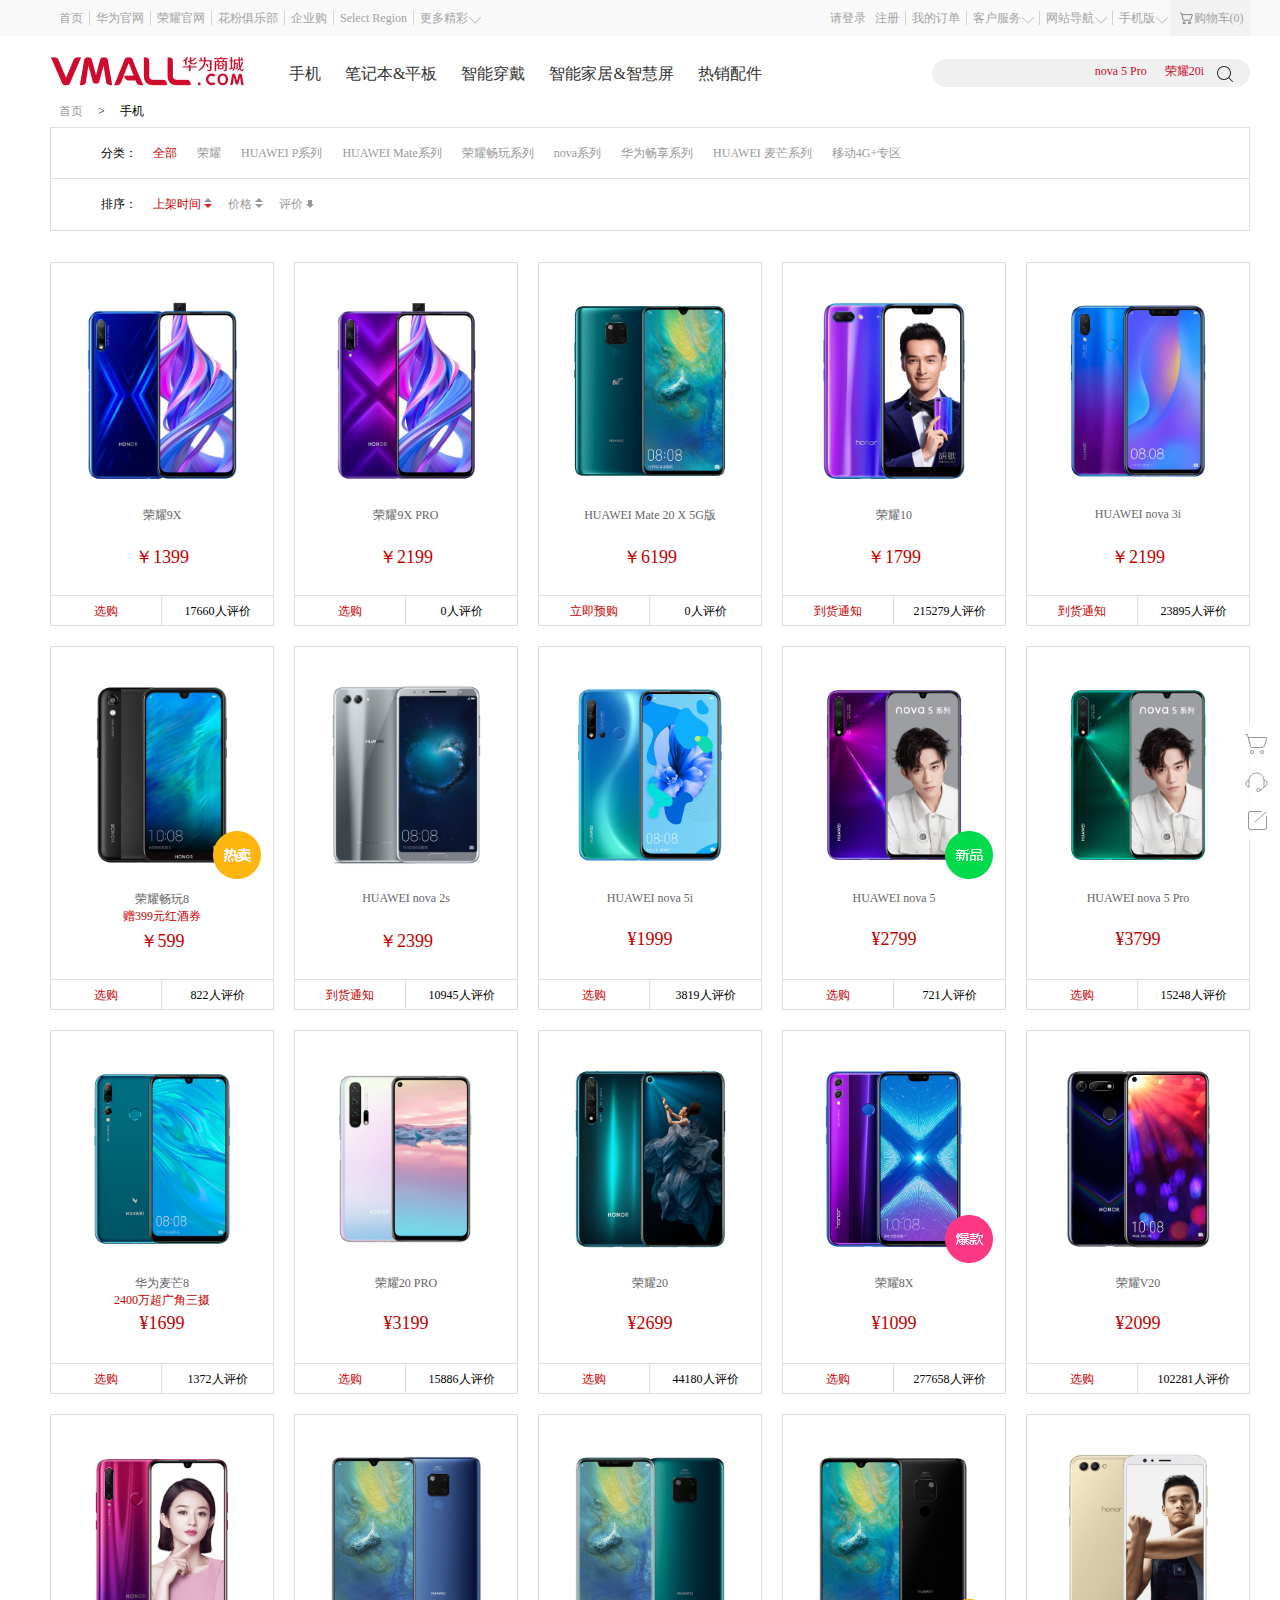
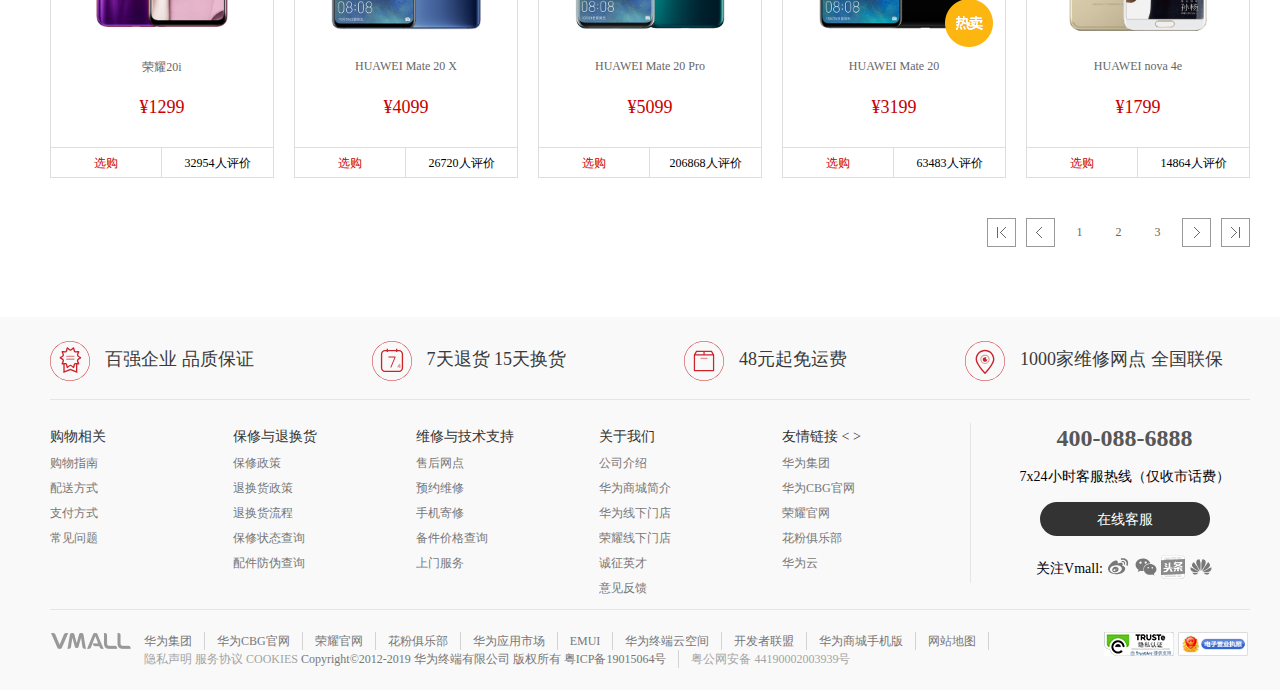
<file: html/vmallList36.html>
<!DOCTYPE html>
<html>
	<head>
		<meta charset="UTF-8">
		<title>华为手机大全</title>
		<link rel="icon" href="../img/favicon.ico">
		<link rel="stylesheet" type="text/css" href="../css/vmall.css"/>
		<link rel="stylesheet" type="text/css" href="../css/vmall02.css"/>
		<link rel="stylesheet" href="../css/page_header.css">
		<link rel="stylesheet" href="../css/page_bottom.css">
		<link rel="stylesheet" href="../css/tool_nav.css">
		<script src="../js/jquery-1.11.1.min.js"></script>
		<script src="../js/page_header.js"></script>
		<script src="../js/tool_nav.js"></script>
	</head>
	<body>
	<!-- 导航 -->
	<div class="shortcut">
		<div class="layout clearfix">
			<div class="s-sub">
				<ul>
					<li><a href="../index.html">首页</a></li>
                	<li><a href="javascript:;">华为官网</a></li>
                	<li><a href="javascript:;">荣耀官网</a></li>
                	<li><a href="javascript:;">花粉俱乐部</a></li>          
                	<li><a href="javascript:;">企业购</a></li>       
                	<li><a href="javascript:;">Select Region</a></li>
                	<!-- .drop-down下拉菜单 隐藏-->
                	<li class="drop-down">                          		
                		<a href="javascript:;" class="icon-dropdown">更多精彩</a>
                		<div class="drop-down-more">
                			<dl>
                				<dt><a href="javascript:;">EMUI</a></dt>
                				<dt><a href="javascript:;">应用市场</a></dt>
                				<dt><a href="javascript:;">华为终端云空间</a></dt>
                				<dt><a href="javascript:;">开发者联盟</a></dt>
                			</dl>
                		</div>
                	</li>                	           
				</ul>
			</div>
			<div class="s-main">
				<ul>
					<li>
						<a href="login.html">请登录</a>
						<a href="register.html">注册</a>
					</li>
					<li><a href="order.html">我的订单</a></li>
					<li class="drop-down">
						<a href="javascript:;" class="icon-dropdown">客户服务</a>
						<div class="drop-down-more ddm2">
                			<dl>
                				<dt><a href="help_index.html">服务中心</a></dt>
                				<dt><a href="javascript:;">联系客服</a></dt>              	
                			</dl>
                		</div>
					</li>
					<li class="drop-down">
						<a href="javascript:;" class="icon-dropdown">网站导航</a>
						<div class="drop-down-more drop-nav clearfix">
							<div class="ddm-nav-icons">
								<a href="../index.html">
									<p>
										<img src="../img/headImg/index-icon.png" alt="">
									</p>
									<span>商城首页</span>
								</a>
							</div>
							<div class="ddm-nav-list">
								<dl>
									<dt>频道</dt>
									<dd>华为专区</dd>
									<dd>企业购</dd>
									<dd>荣耀专区</dd>		
								</dl>
							</div>
							<div class="ddm-nav-list">
								<dl>
									<dt>产品</dt>
									<dd>手机</dd>
									<dd>智能家居</dd>
									<dd>平板&笔记本</dd>
									<dd>通用配件</dd>
									<dd>专属配件</dd>
									<dd>智能穿戴</dd>			
								</dl>
							</div>
							<div class="ddm-nav-list">
								<dl>
									<dt>增值服务</dt>
									<dd>以旧换新</dd>
									<dd>补购保障</dd>
									<dd>一口价换电池</dd>		
								</dl>
							</div>
							<div class="ddm-nav-list">
								<dl>
									<dt>会员	</dt>
									<dd>会员频道</dd>
									<dd>企业购</dd>
									<dd>荣耀专区</dd>		
								</dl>
							</div>
						</div>
					</li>
					<li class="drop-down">
						<a href="javascript:;" class="icon-dropdown">手机版</a>
						<div class="drop-down-more ddm-mobile clearfix">
							<div class="ddm-code-detail">		
								<div class="qr-code">
									<img src="../img/headImg/vmall-qrcode3.png" alt="">
								</div>
								<div class="code-info">
									<h2>华为商城APP</h2>
									<p>新人专享好礼最高5000积分</p>
									<span><img src="../img/headImg/android-logo.png" alt=""></span>
									<span><img src="../img/headImg/wechat-logo.png" alt=""></span>
								</div>
							</div>		
							<div class="ddm-code-detail">		
								<div class="qr-code">
									<img src="../img/headImg/vmall-qrcode2.jpg" alt="">
								</div>
								<div class="code-info">
									<h2>商城公众号</h2>
									<p>微信扫一扫</p>
									<span><img src="../img/headImg/wechat-logo.png" alt=""></span>								
								</div>
							</div>
							<div class="ddm-code-detail">		
								<div class="qr-code">
									<img src="../img/headImg/vmall-qrcode.jpg" alt="">
								</div>
								<div class="code-info">
									<h2>微信小程序</h2>
									<span><img src="../img/headImg/wechat-logo.png" alt=""></span>
								</div>							
							</div>							
					</div>
					</li>
					<li class="drop-down">
						<a href="shopcart.html">购物车(0)</a>
						<div class="drop-down-more ddm-cart">
                			<p></p>
                			<p>您的购物车是空的，赶紧选购吧^_^</p>
                		</div>
					</li>
				</ul>
			</div>
		</div>
	</div>
	<div class="header">
		<div class="layout clearfix">
			<div class="left">
				<!-- 头部图标 -->
				<div class="logo">
					<a href="../index.html">
						<img src="../img/headImg/huawei-shop-logo.png" alt="logo_pic">
					</a>
				</div>
				<!-- 头部图标旁边的导航 -->
				<div class="naver">
					<ul>
						<li>
							<a href="vmallList36.html">手机</a>
						</li>
						<li>
							<a href="javascript:;">笔记本&amp;平板</a>
						</li>
						<li>
							<a href="javascript:;">智能穿戴</a>
						</li>
						<li>
							<a href="javascript:;">智能家居&amp;智慧屏</a>
						</li>
						<li>
							<a href="javascript:;">热销配件</a>
						</li>
					</ul>
				</div>
				<!-- 鼠标移入后下面的菜单 -->
				<div class="nav-sub">
					<!-- 头部有几种分类 这东西就有几个 移入相对应的分类才显示 第一个是手机-->
					<div class="nav-sub-wrap">
						<!-- 首行分类 -->
						<div class="title">
							<span class="all-cat">
								<a href="javascript:;">全部手机</a>
							</span>
							<ul>
								<li>
									<a href="javascript:;">荣耀</a>
								</li>
								<li>
									<a href="javascript:;">HUAWEI P系列</a>
								</li>
								<li>
									<a href="javascript:;">HUAWEI Mate</a>
								</li>
								<li>
									<a href="javascript:;">荣耀畅玩</a>
								</li>
								<li>
									<a href="javascript:;">HUAWEI nova</a>
								</li>
								<li>
									<a href="javascript:;">华为畅享</a>
								</li>
								<li>
									<a href="javascript:;">HUAWEI 麦芒</a>
								</li>
							</ul>
						</div>
						<div class="g-list">
							<ul>
								<li>
									<a href="#">
										<img src="../img/headImg/hot-good3.png" alt="">
										<span class="g-name">HUAWEI P30</span>
										<span class="g-price">￥4988</span>
									</a>
								</li>
								<li>
									<a href="#">
										<img src="../img/headImg/hot-goods-honor20.png" alt="">
										<span class="g-name">荣耀20</span>
										<span class="g-price">￥2699</span>
									</a>
								</li>
								<li>
									<a href="#">
										<img src="../img/headImg/mobile-p30.png" alt="">
										<span class="g-name">HUAWEI P30</span>
										<span class="g-price">￥3688</span>
									</a>
								</li>
								<li>
									<a href="#">
										<img src="../img/headImg/hot-goods8.png" alt="">
										<span class="g-name">荣耀20i</span>
										<span class="g-price">￥1299</span>
									</a>
								</li>
								<li>
									<a href="#">
										<img src="../img/headImg/mobile-honor8x.png" alt="">
										<span class="g-name">荣耀8X</span>
										<span class="g-price">￥999</span>
									</a>
								</li>
								<li>
									<a href="#">
										<img src="../img/headImg/hot-goods4.png" alt="">
										<span class="g-name">HUAWEI nova5 pro</span>
										<span class="g-price">￥2999</span>
									</a>
								</li>
							</ul>
						</div>
					</div>
					<!-- 笔记本&平板 -->
					<div class="nav-sub-wrap">
						<!-- 首行分类 -->
						<div class="title">
							<span class="all-cat">
								<a href="#">全部产品</a>
							</span>
							<ul>
								<li>
									<a href="#">笔记本电脑</a>
								</li>
								<li>
									<a href="#">平板</a>
								</li>
								<li>
									<a href="#">笔记本配件</a>
								</li>
							</ul>
						</div>
						<div class="g-list">
							<ul>
								<li>
									<a href="#">
										<img src="../img/headImg/huawei-mac.png" alt="">
										<span class="g-name">荣耀 MagicBook Pro</span>
										<span class="g-price">¥5499</span>
									</a>
								</li>
								<li>
									<a href="#">
										<img src="../img/headImg/m6.png" alt="">
										<span class="g-name">华为平板 M6 10英寸</span>
										<span class="g-price">￥2699</span>
									</a>
								</li>
								<li>
									<a href="#">
										<img src="../img/headImg/magicbook.png" alt="">
										<span class="g-name">MagicBook</span>
										<span class="g-price">￥5688</span>
									</a>
								</li>
								<li>
									<a href="#">
										<img src="../img/headImg/mac-pro.png" alt="">
										<span class="g-name">HUAWEI MateBook X Pro（2019）</span>
										<span class="g-price">￥8299</span>
									</a>
								</li>
								<li>
									<a href="#">
										<img src="../img/headImg/tablet5.png" alt="">
										<span class="g-name">荣耀平板5 10.1英寸</span>
										<span class="g-price">¥1199</span>
									</a>
								</li>
								<li>
									<a href="#">
										<img src="../img/headImg/m4.png" alt="">
										<span class="g-name">HUAWEI MateBook 14</span>
										<span class="g-price">￥5999</span>
									</a>
								</li>
							</ul>
						</div>
					</div>
					<!-- 智能穿戴 -->
					<div class="nav-sub-wrap">
						<!-- 首行分类 -->
						<div class="title">
							<span class="all-cat">
								<a href="#">全部产品</a>
							</span>
							<ul>
								<li>
									<a href="#">手环</a>
								</li>
								<li>
									<a href="#">手表</a>
								</li>
								<li>
									<a href="#">VR</a>
								</li>
							</ul>
						</div>
						<div class="g-list">
							<ul>
								<li>
									<a href="#">
										<img src="../img/headImg/watch-gt.png" alt="">
										<span class="g-name">HUAWEI WATCH GT</span>
										<span class="g-price">¥1488</span>
									</a>
								</li>
								<li>
									<a href="#">
										<img src="../img/headImg/honor-watch.png" alt="">
										<span class="g-name">荣耀手表</span>
										<span class="g-price">¥699</span>
									</a>
								</li>
								<li>
									<a href="#">
										<img src="../img/headImg/ring-pro.png" alt="">
										<span class="g-name">华为手环 3 Pro</span>
										<span class="g-price">¥379</span>
									</a>
								</li>
								<li>
									<a href="#">
										<img src="../img/headImg/honor-wing4.png" alt="">
										<span class="g-name">荣耀手环4 标准版</span>
										<span class="g-price">¥169</span>
									</a>
								</li>
								<li>
									<a href="#">
										<img src="../img/headImg/children-watch.png" alt="">
										<span class="g-name">华为儿童手表 3</span>
										<span class="g-price">¥368</span>
									</a>
								</li>
								<li>
									<a href="#">
										<img src="../img/headImg/huawei-vr.png" alt="">
										<span class="g-name">HUAWEI VR 2</span>
										<span class="g-price">¥1999</span>
									</a>
								</li>
							</ul>
						</div>
					</div>
					<!-- 智能家居 -->
					<div class="nav-sub-wrap">
						<!-- 首行分类 -->
						<div class="title">
							<span class="all-cat">
								<a href="#">全部产品</a>
							</span>
							<ul>
								<li>
									<a href="#">智慧屏</a>
								</li>
								<li>
									<a href="#">路由器</a>
								</li>
								<li>
									<a href="#">照明</a>
								</li>
								<li>
									<a href="#">电视盒</a>
								</li>
								<li>
									<a href="#">清洁</a>
								</li>
								<li>
									<a href="#">安防</a>
								</li>
								<li>
									<a href="#">健康</a>
								</li>
							</ul>
						</div>
						<div class="g-list">
							<ul>
								<li>
									<a href="#">
										<img src="../img/headImg/Q2-pro.png" alt="">
										<span class="g-name">华为路由 Q2 Pro</span>
										<span class="g-price">¥769</span>
									</a>
								</li>
								<li>
									<a href="#">
										<img src="../img/headImg/pro2.png" alt="">
										<span class="g-name">荣耀路由Pro 2</span>
										<span class="g-price">¥295</span>
									</a>
								</li>
								<li>
									<a href="#">
										<img src="../img/headImg/AImusic-box.png" alt="">
										<span class="g-name">华为 AI 音箱</span>
										<span class="g-price">￥368</span>
									</a>
								</li>
								<li>
									<a href="#">
										<img src="../img/headImg/luyou-2s.png" alt="">
										<span class="g-name">荣耀路由2S</span>
										<span class="g-price">¥169</span>
									</a>
								</li>
								<li>
									<a href="#">
										<img src="../img/headImg/yoyo-box.png" alt="">
										<span class="g-name">荣耀YOYO智能音箱</span>
										<span class="g-price">￥199</span>
									</a>
								</li>
								<li>
									<a href="#">
										<img src="../img/headImg/huawei-wifi.png" alt="">
										<span class="g-name">华为随行WiFi 2</span>
										<span class="g-price">￥299</span>
									</a>
								</li>
							</ul>
						</div>
					</div>
					<!-- 热销配件 -->
					<div class="nav-sub-wrap">
						<!-- 首行分类 -->
						<div class="title">
							<span class="all-cat">
								<a href="#">全部配件</a>
							</span>
							<ul>
								<li>
									<a href="#">保护壳</a>
								</li>
								<li>
									<a href="#">移动电源</a>
								</li>
								<li>
									<a href="#">耳机</a>
								</li>
								<li>
									<a href="#">保护套</a>
								</li>
								<li>
									<a href="#">贴膜</a>
								</li>
								<li>
									<a href="#">音箱</a>
								</li>
								<li>
									<a href="#">自拍杆/支架</a>
								</li>
							</ul>
						</div>
						<div class="g-list">
							<ul>
								<li>
									<a href="#">
										<img src="../img/headImg/40w-superpower.png" alt="">
										<span class="g-name">华为40W超级快充移动电源</span>
										<span class="g-price">¥369</span>
									</a>
								</li>
								<li>
									<a href="#">
										<img src="../img/headImg/Flypods.png" alt="">
										<span class="g-name">荣耀FlyPods无线耳机</span>
										<span class="g-price">￥699</span>
									</a>
								</li>
								<li>
									<a href="#">
										<img src="../img/headImg/fat.png" alt="">
										<span class="g-name">华为智能体脂秤</span>
										<span class="g-price">¥169</span>
									</a>
								</li>
								<li>
									<a href="#">
										<img src="../img/headImg/xSports.png" alt="">
										<span class="g-name">荣耀xSport运动蓝牙耳机</span>
										<span class="g-price">￥129</span>
									</a>
								</li>
								<li>
									<a href="#">
										<img src="../img/headImg/freelace.png" alt="">
										<span class="g-name">HUAWEI FreeLace 无线耳机</span>
										<span class="g-price">￥499</span>
									</a>
								</li>
								<li>
									<a href="#">
										<img src="../img/headImg/honor-fat.png" alt="">
										<span class="g-name">荣耀体脂秤</span>
										<span class="g-price">￥199</span>
									</a>
								</li>
							</ul>
						</div>
					</div>
				</div>
			</div>
			<!-- 搜索框 -->
			<div class="right">
				<div class="search-bar">
					<form action="get">
						<input type="text" class="text" id="search-input"/>
						<input type="button" class="s-btn"/>
						<div class="search-key">
							<a href="#">nova 5 Pro</a>
							<a href="#">荣耀20i</a>
						</div>
					</form>
				</div>
			</div>
		</div>
	</div>
		<!--版心-->
		<div class="banner">
			
			<!--顶部筛选栏-->
			<div class="sort">
				<div class="bread">
					<span class="home_href"><a href="../index.html
						">首页</a></span>
					<span>&nbsp;&nbsp;&nbsp;&nbsp;&gt;&nbsp;&nbsp;&nbsp;&nbsp;</span>
					<span class="phone_href">手机</span>
				</div>
				<div class="phone">
					<div class="phone_type clearfix">
						<div class="p-title">
							分类：
						</div>
						<div class="p-default">
						<a href="#">全部</a>
						</div>
						<div class="p-value">
							<ul class="clearfix">
								<li><a href="#"> 荣耀 </a></li>
								<li><a href="#"> HUAWEI P系列 </a></li>
								<li><a href="#"> HUAWEI Mate系列 </a></li>
								<li><a href="#"> 荣耀畅玩系列 </a></li>
								<li><a href="#"> nova系列 </a></li>
								<li><a href="#"> 华为畅享系列 </a></li>
								<li><a href="#"> HUAWEI 麦芒系列 </a></li>
								<li><a href="#"> 移动4G+专区 </a></li>
							</ul>
						</div>
					</div>
					<div class="phone_date clearfix">
						<div class="p-title">
							排序：
						</div>
						<div class="sale_date">
							<span><a href="#"> 上架时间 <span class="s s_clicked"></span> </a></span>
						</div>
						<div class="price">
							<span><a href="#"> 价格 <span class="s"></span> </a></span>
						</div>
						<div class="assess">
							<span><a href="#"> 评价 <span class="s s_down"></span> </a></span>
						</div>
					</div>
					
				</div>

			</div>
			
			<!--展品-->
			<div class="main_prod">
				<ul class="pro_list clearfix">
					<li>
						<div class="p-item">
							<div class="p-img">
								<a href="#">
									<img src="../img/da_img/vmallList36/华为专区/列表产品0.png" alt="" />	
								</a>
							</div>
							<div class="p-name">
								<span><a href="#">荣耀9X</a></span>
							</div>
							<div class="p-price">
								<span>￥1399</span>
							</div>
							<div class="p-button">
								<div class="p-button-cart">
									<span><a href="#">选购</a></span>
								</div>
								<div class="p-button-score">
									<span>17660人评价</span>
								</div>
							</div>							
						</div>

					</li>
					<li>
						<div class="p-item">
							<div class="p-img">
								<a href="#">
									<img src="../img/da_img/vmallList36/华为专区/列表产品01.png" alt="" />	
								</a>
							</div>
							<div class="p-name">
								<span><a href="#">荣耀9X PRO</a></span>
							</div>
							<div class="p-price">
								<span>￥2199</span>
							</div>
							<div class="p-button">
								<div class="p-button-cart">
									<span><a href="#">选购</a></span>
								</div>
								<div class="p-button-score">
									<span>0人评价</span>
								</div>
							</div>							
						</div>

					</li>
					<li>
						<div class="p-item">
							<div class="p-img">
								<a href="#">
									<img src="../img/da_img/vmallList36/华为专区/列表产品02.png" alt="" />	
								</a>
							</div>
							<div class="p-name">
								<span><a href="#">HUAWEI Mate 20 X 5G版</a></span>
							</div>
							<div class="p-price">
								<span>￥6199</span>
							</div>
							<div class="p-button">
								<div class="p-button-cart">
									<span><a href="#">立即预购</a></span>
								</div>
								<div class="p-button-score">
									<span>0人评价</span>
								</div>
							</div>							
						</div>

					</li>
					<li>
						<div class="p-item">
							<div class="p-img">
								<a href="#">
									<img src="../img/da_img/vmallList36/华为专区/列表产品03.png" alt="" />	
								</a>
							</div>
							<div class="p-name">
								<span><a href="#">荣耀10</a></span>
							</div>
							<div class="p-price">
								<span>￥1799</span>
							</div>
							<div class="p-button">
								<div class="p-button-cart">
									<span><a href="#">到货通知</a></span>
								</div>
								<div class="p-button-score">
									<span>215279人评价</span>
								</div>
							</div>							
						</div>

					</li>
					<li>
						<div class="p-item">
							<div class="p-img">
								<a href="#">
									<img src="../img/da_img/vmallList36/华为专区/列表产品04.png" alt="" />	
								</a>
							</div>
							<div class="p-name">
								<span><a href="#">HUAWEI nova 3i</a></span>
							</div>
							<div class="p-price">
								<span>￥2199</span>
							</div>
							<div class="p-button">
								<div class="p-button-cart">
									<span><a href="#">到货通知</a></span>
								</div>
								<div class="p-button-score">
									<span>23895人评价</span>
								</div>
							</div>							
						</div>

					</li>
					<li>
						<div class="p-item hot">
							<div class="p-img">
								<a href="#">
									<img src="../img/da_img/vmallList36/华为专区/列表产品05.png" alt="" />	
								</a>
							</div>
							<div class="p-name">
								<span><a href="#">荣耀畅玩8</a></span>
								<br />
								<span class="gift"><a href="#">赠399元红酒券</a></span>
							</div>
							<div class="p-price">
								<span>￥599</span>
							</div>
							<div class="p-button">
								<div class="p-button-cart">
									<span><a href="#">选购</a></span>
								</div>
								<div class="p-button-score">
									<span>822人评价</span>
								</div>
							</div>							
						</div>

					</li>
					<li>
						<div class="p-item">
							<div class="p-img">
								<a href="#">
									<img src="../img/da_img/vmallList36/华为专区/列表产品06.jpg" alt="" />	
								</a>
							</div>
							<div class="p-name">
								<span><a href="#">HUAWEI nova 2s</a></span>
							</div>
							<div class="p-price">
								<span>￥2399</span>
							</div>
							<div class="p-button">
								<div class="p-button-cart">
									<span><a href="#">到货通知</a></span>
								</div>
								<div class="p-button-score">
									<span>10945人评价</span>
								</div>
							</div>							
						</div>

					</li>
					<li>
						<div class="p-item">
							<div class="p-img">
								<a href="#">
									<img src="../img/da_img/vmallList36/华为专区/列表产品06.png" alt="" />	
								</a>
							</div>
							<div class="p-name">
								<span><a href="#">HUAWEI nova 5i</a></span>
							</div>
							<div class="p-price">
								<span>¥1999</span>
							</div>
							<div class="p-button">
								<div class="p-button-cart">
									<span><a href="#">选购</a></span>
								</div>
								<div class="p-button-score">
									<span>3819人评价</span>
								</div>
							</div>							
						</div>

					</li>
					<li>
						<div class="p-item n_item">
							<div class="p-img">
								<a href="#">
									<img src="../img/da_img/vmallList36/华为专区/列表产品07.png" alt="" />	
								</a>
							</div>
							<div class="p-name">
								<span><a href="#">HUAWEI nova 5</a></span>
							</div>
							<div class="p-price">
								<span>¥2799</span>
							</div>
							<div class="p-button">
								<div class="p-button-cart">
									<span><a href="#">选购</a></span>
								</div>
								<div class="p-button-score">
									<span>721人评价</span>
								</div>
							</div>							
						</div>

					</li>
					<li>
						<div class="p-item">
							<div class="p-img">
								<a href="#">
									<img src="../img/da_img/vmallList36/华为专区/列表产品08.png" alt="" />	
								</a>
							</div>
							<div class="p-name">
								<span><a href="#">HUAWEI nova 5 Pro</a></span>
							</div>
							<div class="p-price">
								<span>¥3799</span>
							</div>
							<div class="p-button">
								<div class="p-button-cart">
									<span><a href="#">选购</a></span>
								</div>
								<div class="p-button-score">
									<span>15248人评价</span>
								</div>
							</div>							
						</div>

					</li>
					<li>
						<div class="p-item">
							<div class="p-img">
								<a href="#">
									<img src="../img/da_img/vmallList36/华为专区/列表产品09.png" alt="" />	
								</a>
							</div>
							<div class="p-name">
								<span><a href="#">华为麦芒8</a></span>
								<br />
								<span class="gift"><a href="#">2400万超广角三摄</a></span>
							</div>
							<div class="p-price">
								<span>¥1699</span>
							</div>
							<div class="p-button">
								<div class="p-button-cart">
									<span><a href="#">选购</a></span>
								</div>
								<div class="p-button-score">
									<span>1372人评价</span>
								</div>
							</div>							
						</div>

					</li>
					<li>
						<div class="p-item">
							<div class="p-img">
								<a href="#">
									<img src="../img/da_img/vmallList36/华为专区/列表产品10.png" alt="" />	
								</a>
							</div>
							<div class="p-name">
								<span><a href="#">荣耀20 PRO</a></span>
							</div>
							<div class="p-price">
								<span>¥3199</span>
							</div>
							<div class="p-button">
								<div class="p-button-cart">
									<span><a href="#">选购</a></span>
								</div>
								<div class="p-button-score">
									<span>15886人评价</span>
								</div>
							</div>							
						</div>

					</li>
					<li>
						<div class="p-item">
							<div class="p-img">
								<a href="#">
									<img src="../img/da_img/vmallList36/华为专区/列表产品11.png" alt="" />	
								</a>
							</div>
							<div class="p-name">
								<span><a href="#">荣耀20</a></span>
							</div>
							<div class="p-price">
								<span>¥2699</span>
							</div>
							<div class="p-button">
								<div class="p-button-cart">
									<span><a href="#">选购</a></span>
								</div>
								<div class="p-button-score">
									<span>44180人评价</span>
								</div>
							</div>							
						</div>
					</li>
					<li>
						<div class="p-item boom">
							<div class="p-img">
								<a href="#">
									<img src="../img/da_img/vmallList36/华为专区/列表产品12.png" alt="" />	
								</a>
							</div>
							<div class="p-name">
								<span><a href="#">荣耀8X</a></span>
							</div>
							<div class="p-price">
								<span>¥1099</span>
							</div>
							<div class="p-button">
								<div class="p-button-cart">
									<span><a href="#">选购</a></span>
								</div>
								<div class="p-button-score">
									<span>277658人评价</span>
								</div>
							</div>							
						</div>
					</li>
					<li>
						<div class="p-item">
							<div class="p-img">
								<a href="#">
									<img src="../img/da_img/vmallList36/华为专区/列表产品13.png" alt="" />	
								</a>
							</div>
							<div class="p-name">
								<span><a href="#">荣耀V20</a></span>
							</div>
							<div class="p-price">
								<span>¥2099</span>
							</div>
							<div class="p-button">
								<div class="p-button-cart">
									<span><a href="#">选购</a></span>
								</div>
								<div class="p-button-score">
									<span>102281人评价</span>
								</div>
							</div>							
						</div>

					</li>
					<li>
						<div class="p-item">
							<div class="p-img">
								<a href="#">
									<img src="../img/da_img/vmallList36/华为专区/列表产品14.png" alt="" />	
								</a>
							</div>
							<div class="p-name">
								<span><a href="#">荣耀20i</a></span>
							</div>
							<div class="p-price">
								<span>¥1299</span>
							</div>
							<div class="p-button">
								<div class="p-button-cart">
									<span><a href="#">选购</a></span>
								</div>
								<div class="p-button-score">
									<span>32954人评价</span>
								</div>
							</div>							
						</div>

					</li>
					<li>
						<div class="p-item">
							<div class="p-img">
								<a href="#">
									<img src="../img/da_img/vmallList36/华为专区/列表产品15.png" alt="" />	
								</a>
							</div>
							<div class="p-name">
								<span><a href="#">HUAWEI Mate 20 X</a></span>
							</div>
							<div class="p-price">
								<span>¥4099</span>
							</div>
							<div class="p-button">
								<div class="p-button-cart">
									<span><a href="#">选购</a></span>
								</div>
								<div class="p-button-score">
									<span>26720人评价</span>
								</div>
							</div>							
						</div>

					</li>
					<li>
						<div class="p-item">
							<div class="p-img">
								<a href="#">
									<img src="../img/da_img/vmallList36/华为专区/列表产品16.png" alt="" />	
								</a>
							</div>
							<div class="p-name">
								<span><a href="#">HUAWEI Mate 20 Pro</a></span>
							</div>
							<div class="p-price">
								<span>¥5099</span>
							</div>
							<div class="p-button">
								<div class="p-button-cart">
									<span><a href="#">选购</a></span>
								</div>
								<div class="p-button-score">
									<span>206868人评价</span>
								</div>
							</div>							
						</div>

					</li>
					<li>
						<div class="p-item hot">
							<div class="p-img">
								<a href="goodsInfo.html">
									<img src="../img/da_img/vmallList36/华为专区/列表产品17.png" alt="" />	
								</a>
							</div>
							<div class="p-name">
								<span><a href="goodsInfo.html">HUAWEI Mate 20</a></span>
							</div>
							<div class="p-price">
								<span>¥3199</span>
							</div>
							<div class="p-button">
								<div class="p-button-cart">
									<span><a href="#">选购</a></span>
								</div>
								<div class="p-button-score">
									<span>63483人评价</span>
								</div>
							</div>							
						</div>

					</li>
					<li>
						<div class="p-item">
							<div class="p-img">
								<a href="#">
									<img src="../img/da_img/vmallList36/华为专区/列表产品18.png" alt="" />	
								</a>
							</div>
							<div class="p-name">
								<span><a href="#">HUAWEI nova 4e</a></span>
							</div>
							<div class="p-price">
								<span>¥1799</span>
							</div>
							<div class="p-button">
								<div class="p-button-cart">
									<span><a href="#">选购</a></span>
								</div>
								<div class="p-button-score">
									<span>14864人评价</span>
								</div>
							</div>							
						</div>
					</li>				
				</ul>
				<div class="list-pages clearfix">
					<ul class="clearfix">
						<li id="fst_page" class="change_page"></li>
						<li id="pre_page" class="change_page"></li>
						<li><a href="#">1</a></li>
						<li><a href="#">2</a></li>
						<li><a href="#">3</a></li>
						<li id="next_page" class="change_page"></li>
						<li id="lst_page" class="change_page"></li>
					</ul>
				</div>
			</div>
		</div>
		 <!-- 侧边导航 -->
		<div class="tool-nav">
			<ul>
				<li>
					<a href="html/shopcart.html" class="tool-nav-cart">
						<i>购物车</i>
					</a>
				</li>
				<li>
					<a href="#" class="tool-nav-service">
						<i>在线客服</i>
					</a>
				</li>
				<li>
					<a href="#" class="tool-nav-feedback">
						<i>意见反馈</i>
					</a>
				</li>
				<li>
					<a href="javascript:void(0);" class="tool-nav-backtop">
						<i>返回顶部</i>
					</a>
				</li>
			</ul>
		</div>
		<!--底部-->
		<iframe src="bottom.html" frameborder="0" scrolling="no" width="100%" height="374px" name="bottom-iframe" class="page-bottom"></iframe>
	</body>
</html>
</file>
<file: font_1311539_0vfcvlvqyze/demo.css>
/* Logo 字体 */
@font-face {
  font-family: "iconfont logo";
  src: url('https://at.alicdn.com/t/font_985780_km7mi63cihi.eot?t=1545807318834');
  src: url('https://at.alicdn.com/t/font_985780_km7mi63cihi.eot?t=1545807318834#iefix') format('embedded-opentype'),
    url('https://at.alicdn.com/t/font_985780_km7mi63cihi.woff?t=1545807318834') format('woff'),
    url('https://at.alicdn.com/t/font_985780_km7mi63cihi.ttf?t=1545807318834') format('truetype'),
    url('https://at.alicdn.com/t/font_985780_km7mi63cihi.svg?t=1545807318834#iconfont') format('svg');
}

.logo {
  font-family: "iconfont logo";
  font-size: 160px;
  font-style: normal;
  -webkit-font-smoothing: antialiased;
  -moz-osx-font-smoothing: grayscale;
}

/* tabs */
.nav-tabs {
  position: relative;
}

.nav-tabs .nav-more {
  position: absolute;
  right: 0;
  bottom: 0;
  height: 42px;
  line-height: 42px;
  color: #666;
}

#tabs {
  border-bottom: 1px solid #eee;
}

#tabs li {
  cursor: pointer;
  width: 100px;
  height: 40px;
  line-height: 40px;
  text-align: center;
  font-size: 16px;
  border-bottom: 2px solid transparent;
  position: relative;
  z-index: 1;
  margin-bottom: -1px;
  color: #666;
}


#tabs .active {
  border-bottom-color: #f00;
  color: #222;
}

.tab-container .content {
  display: none;
}

/* 页面布局 */
.main {
  padding: 30px 100px;
  width: 960px;
  margin: 0 auto;
}

.main .logo {
  color: #333;
  text-align: left;
  margin-bottom: 30px;
  line-height: 1;
  height: 110px;
  margin-top: -50px;
  overflow: hidden;
  *zoom: 1;
}

.main .logo a {
  font-size: 160px;
  color: #333;
}

.helps {
  margin-top: 40px;
}

.helps pre {
  padding: 20px;
  margin: 10px 0;
  border: solid 1px #e7e1cd;
  background-color: #fffdef;
  overflow: auto;
}

.icon_lists {
  width: 100% !important;
  overflow: hidden;
  *zoom: 1;
}

.icon_lists li {
  width: 100px;
  margin-bottom: 10px;
  margin-right: 20px;
  text-align: center;
  list-style: none !important;
  cursor: default;
}

.icon_lists li .code-name {
  line-height: 1.2;
}

.icon_lists .icon {
  display: block;
  height: 100px;
  line-height: 100px;
  font-size: 42px;
  margin: 10px auto;
  color: #333;
  -webkit-transition: font-size 0.25s linear, width 0.25s linear;
  -moz-transition: font-size 0.25s linear, width 0.25s linear;
  transition: font-size 0.25s linear, width 0.25s linear;
}

.icon_lists .icon:hover {
  font-size: 100px;
}

.icon_lists .svg-icon {
  /* 通过设置 font-size 来改变图标大小 */
  width: 1em;
  /* 图标和文字相邻时，垂直对齐 */
  vertical-align: -0.15em;
  /* 通过设置 color 来改变 SVG 的颜色/fill */
  fill: currentColor;
  /* path 和 stroke 溢出 viewBox 部分在 IE 下会显示
      normalize.css 中也包含这行 */
  overflow: hidden;
}

.icon_lists li .name,
.icon_lists li .code-name {
  color: #666;
}

/* markdown 样式 */
.markdown {
  color: #666;
  font-size: 14px;
  line-height: 1.8;
}

.highlight {
  line-height: 1.5;
}

.markdown img {
  vertical-align: middle;
  max-width: 100%;
}

.markdown h1 {
  color: #404040;
  font-weight: 500;
  line-height: 40px;
  margin-bottom: 24px;
}

.markdown h2,
.markdown h3,
.markdown h4,
.markdown h5,
.markdown h6 {
  color: #404040;
  margin: 1.6em 0 0.6em 0;
  font-weight: 500;
  clear: both;
}

.markdown h1 {
  font-size: 28px;
}

.markdown h2 {
  font-size: 22px;
}

.markdown h3 {
  font-size: 16px;
}

.markdown h4 {
  font-size: 14px;
}

.markdown h5 {
  font-size: 12px;
}

.markdown h6 {
  font-size: 12px;
}

.markdown hr {
  height: 1px;
  border: 0;
  background: #e9e9e9;
  margin: 16px 0;
  clear: both;
}

.markdown p {
  margin: 1em 0;
}

.markdown>p,
.markdown>blockquote,
.markdown>.highlight,
.markdown>ol,
.markdown>ul {
  width: 80%;
}

.markdown ul>li {
  list-style: circle;
}

.markdown>ul li,
.markdown blockquote ul>li {
  margin-left: 20px;
  padding-left: 4px;
}

.markdown>ul li p,
.markdown>ol li p {
  margin: 0.6em 0;
}

.markdown ol>li {
  list-style: decimal;
}

.markdown>ol li,
.markdown blockquote ol>li {
  margin-left: 20px;
  padding-left: 4px;
}

.markdown code {
  margin: 0 3px;
  padding: 0 5px;
  background: #eee;
  border-radius: 3px;
}

.markdown strong,
.markdown b {
  font-weight: 600;
}

.markdown>table {
  border-collapse: collapse;
  border-spacing: 0px;
  empty-cells: show;
  border: 1px solid #e9e9e9;
  width: 95%;
  margin-bottom: 24px;
}

.markdown>table th {
  white-space: nowrap;
  color: #333;
  font-weight: 600;
}

.markdown>table th,
.markdown>table td {
  border: 1px solid #e9e9e9;
  padding: 8px 16px;
  text-align: left;
}

.markdown>table th {
  background: #F7F7F7;
}

.markdown blockquote {
  font-size: 90%;
  color: #999;
  border-left: 4px solid #e9e9e9;
  padding-left: 0.8em;
  margin: 1em 0;
}

.markdown blockquote p {
  margin: 0;
}

.markdown .anchor {
  opacity: 0;
  transition: opacity 0.3s ease;
  margin-left: 8px;
}

.markdown .waiting {
  color: #ccc;
}

.markdown h1:hover .anchor,
.markdown h2:hover .anchor,
.markdown h3:hover .anchor,
.markdown h4:hover .anchor,
.markdown h5:hover .anchor,
.markdown h6:hover .anchor {
  opacity: 1;
  display: inline-block;
}

.markdown>br,
.markdown>p>br {
  clear: both;
}


.hljs {
  display: block;
  background: white;
  padding: 0.5em;
  color: #333333;
  overflow-x: auto;
}

.hljs-comment,
.hljs-meta {
  color: #969896;
}

.hljs-string,
.hljs-variable,
.hljs-template-variable,
.hljs-strong,
.hljs-emphasis,
.hljs-quote {
  color: #df5000;
}

.hljs-keyword,
.hljs-selector-tag,
.hljs-type {
  color: #a71d5d;
}

.hljs-literal,
.hljs-symbol,
.hljs-bullet,
.hljs-attribute {
  color: #0086b3;
}

.hljs-section,
.hljs-name {
  color: #63a35c;
}

.hljs-tag {
  color: #333333;
}

.hljs-title,
.hljs-attr,
.hljs-selector-id,
.hljs-selector-class,
.hljs-selector-attr,
.hljs-selector-pseudo {
  color: #795da3;
}

.hljs-addition {
  color: #55a532;
  background-color: #eaffea;
}

.hljs-deletion {
  color: #bd2c00;
  background-color: #ffecec;
}

.hljs-link {
  text-decoration: underline;
}

/* 代码高亮 */
/* PrismJS 1.15.0
https://prismjs.com/download.html#themes=prism&languages=markup+css+clike+javascript */
/**
 * prism.js default theme for JavaScript, CSS and HTML
 * Based on dabblet (http://dabblet.com)
 * @author Lea Verou
 */
code[class*="language-"],
pre[class*="language-"] {
  color: black;
  background: none;
  text-shadow: 0 1px white;
  font-family: Consolas, Monaco, 'Andale Mono', 'Ubuntu Mono', monospace;
  text-align: left;
  white-space: pre;
  word-spacing: normal;
  word-break: normal;
  word-wrap: normal;
  line-height: 1.5;

  -moz-tab-size: 4;
  -o-tab-size: 4;
  tab-size: 4;

  -webkit-hyphens: none;
  -moz-hyphens: none;
  -ms-hyphens: none;
  hyphens: none;
}

pre[class*="language-"]::-moz-selection,
pre[class*="language-"] ::-moz-selection,
code[class*="language-"]::-moz-selection,
code[class*="language-"] ::-moz-selection {
  text-shadow: none;
  background: #b3d4fc;
}

pre[class*="language-"]::selection,
pre[class*="language-"] ::selection,
code[class*="language-"]::selection,
code[class*="language-"] ::selection {
  text-shadow: none;
  background: #b3d4fc;
}

@media print {

  code[class*="language-"],
  pre[class*="language-"] {
    text-shadow: none;
  }
}

/* Code blocks */
pre[class*="language-"] {
  padding: 1em;
  margin: .5em 0;
  overflow: auto;
}

:not(pre)>code[class*="language-"],
pre[class*="language-"] {
  background: #f5f2f0;
}

/* Inline code */
:not(pre)>code[class*="language-"] {
  padding: .1em;
  border-radius: .3em;
  white-space: normal;
}

.token.comment,
.token.prolog,
.token.doctype,
.token.cdata {
  color: slategray;
}

.token.punctuation {
  color: #999;
}

.namespace {
  opacity: .7;
}

.token.property,
.token.tag,
.token.boolean,
.token.number,
.token.constant,
.token.symbol,
.token.deleted {
  color: #905;
}

.token.selector,
.token.attr-name,
.token.string,
.token.char,
.token.builtin,
.token.inserted {
  color: #690;
}

.token.operator,
.token.entity,
.token.url,
.language-css .token.string,
.style .token.string {
  color: #9a6e3a;
  background: hsla(0, 0%, 100%, .5);
}

.token.atrule,
.token.attr-value,
.token.keyword {
  color: #07a;
}

.token.function,
.token.class-name {
  color: #DD4A68;
}

.token.regex,
.token.important,
.token.variable {
  color: #e90;
}

.token.important,
.token.bold {
  font-weight: bold;
}

.token.italic {
  font-style: italic;
}

.token.entity {
  cursor: help;
}
</file>
<file: font_1311539_0vfcvlvqyze/iconfont.css>
@font-face {font-family: "iconfont";
  src: url('iconfont.eot?t=1564796427567'); /* IE9 */
  src: url('iconfont.eot?t=1564796427567#iefix') format('embedded-opentype'), /* IE6-IE8 */
  url('[data-uri]') format('woff2'),
  url('iconfont.woff?t=1564796427567') format('woff'),
  url('iconfont.ttf?t=1564796427567') format('truetype'), /* chrome, firefox, opera, Safari, Android, iOS 4.2+ */
  url('iconfont.svg?t=1564796427567#iconfont') format('svg'); /* iOS 4.1- */
}

.iconfont {
  font-family: "iconfont" !important;
  font-size: 16px;
  font-style: normal;
  -webkit-font-smoothing: antialiased;
  -moz-osx-font-smoothing: grayscale;
}

.icon-weibo:before {
  content: "\e619";
}

.icon-weixin:before {
  content: "\e617";
}

.icon-huawei:before {
  content: "\e82e";
}

.icon-icon-test:before {
  content: "\e60a";
}

.icon-WIFI:before {
  content: "\e76c";
}

.icon-poweroff:before {
  content: "\e774";
}

.icon-safety-certificate:before {
  content: "\e776";
}

.icon-supervise:before {
  content: "\e777";
}
</file>
<file: css/page_bottom.css>
*{
			margin: 0;
			padding:0;
			font-family: "微软雅黑";
		}
		.icon {
			width: 1em;
			height: 1em;
			vertical-align: -0.15em;
			fill: currentColor;
			overflow: hidden;
		  }
		  .icon-wechat:hover{
			  color: lightgreen;
		  }
		  .icon-toutiao:hover{
			  color: rgba(0, 0, 0,0.3);
		  }
		.clearfix{}
		.clearfix::before, .clearfix::after{
			display: table;
			content: "";
		}
		.clearfix::after{
			clear: both;
		}
		.slogan-container,.service-container{
			background: #f9f9f9;
		    width: 100%;
		    min-width: 1200px;
		}
		.slogan {
		    padding: 22px 0 20px;
		    width: 1200px;
		    margin: 0 auto;
		}
		.slogan ul{
			list-style: none;
		}
		.slogan li{
			float: left;
			font-size: 18px;
		    color: #333;
		    height: 40px;
		    line-height: 40px;
		    text-align: center;
		    padding-right:118px;
		}
		.slogan li:last-child{
			padding-right: 0;
		}
		.slogan a{
			cursor: pointer;
			text-decoration: none;
    		color: #3a3a3a;
		}
		.slogan span{
			display: inline-block;
		    vertical-align: middle;
		    width: 40px;
		    height: 40px;
		    margin-right: 15px;
		    background: url(../img/bottomImg/icon01.svg) no-repeat;
		}
		.slogan .slogan-icon1{
			background-position: -74px 0;
		}
		.slogan .slogan-icon2{
			background-position: -154px 0;
		}
		.slogan .slogan-icon3{
			background-position: -194px 0;
		}
		.slogan .slogan-icon4{
			background-position: -114px 0;
		}
		.service {
		    border-top: 1px solid #e5e5e5;
		    border-bottom: 1px solid #e5e5e5;
		    padding: 23px 0 24px;
		    width: 1200px;
		    margin: 0 auto;
		}
		.service .service-left {
		    width: 920px;
		    height: 155px;
		    padding-top: 5px;
		    border-right: 1px solid #e5e5e5;
		    float: left;
		}
		.service .service-right {
		    width: 279px;
		    min-height: 160px;
		    margin-top: 2px;
		    text-align: center;
		    float: left;
		}
		.service-left .title{
			font-size: 14px;
			color: #333;
			padding-bottom: 7px;
		}
		.service-left dl{
			float: left;
			width:183px;
			overflow: hidden;
		}
		.service dd li{
			height: 25px;
		}
		.service dd a{
			text-decoration: none;
			color: #777;
			font-size: 12px;
			cursor: pointer;
		}
		.service dd a:hover{
			color:#CA151D;
		}
		.service ol{
			list-style: none;
		}
		.service-left .link-dl{
			position: relative;
		}
		.service-left .link-dl .link-dd{
			width: 549px;
			margin-left: 0;
		}
		.service-left .link-dl .link-dd ol{
			float: left;
			width: 183px;
		}
		.service-left .link-dl #left,.service-left .link-dl #right{
			cursor: pointer;
		}
		.service-left .link-dl #left{
			cursor: not-allowed;
		}
		.service-right dl{
			margin-left: 28px;
		}
		.service-right dt{
			font-size:24px;
			color: #575757;
			font-weight: bold;
		}
		.service-right dd{
			font-size: 14px;
			padding-top: 16px;
		}
		.service-right button{
			width: 170px;
			height: 34px;
			margin: 0 auto;
			line-height: 34px;
			background: #333;
			color: white;
			font-size: 14px;
			cursor: pointer;
			border: 1px solid transparent;
			border-radius: 17px;
			outline:none;
		}
		.service-right button:hover{
			background: #777777;
		}
		.service-right .focus-icon a{
			display: inline-block;
			width: 24px;
			height: 24px;
			border-radius: 50%;
			font-size: 24px;
			position: relative;
			top: 2px;
		}
		.service-right .focus-icon a.wechat-qrcode:hover .service-right .focus-icon .under-qrcode-box{
			display: block;
		}
		.service-right .focus-icon .under-qrcode-box{
			width: 82px;
			height: 82px;
		    position: absolute;
		    z-index: 400;
		    top: 36px;
		    left: -30px;
		    display: none;
		}
		.service-right .focus-icon .under-qrcode{
			width: 70px;
		    border: 6px solid #fff;
		}
		.service-right .focus-icon .under-qrcode-box::before{
			content: "";
			position: absolute;
			width: 0;
			height: 0;
			border: 6px solid transparent;
			border-bottom: 6px solid #fff;
			left: 50%;
			top: -12px;
			margin-left: -3px;
		}
		.footer-container{
			width: 100%;
			background: #f9f9f9;
		}
		.footer{
			width: 1200px;
			margin: 0 auto;
			padding: 22px 0 22px;
			color: #666;
			line-height: 1.5;
		}
		.footer>.bottom-logo{
			float: left;
			width: 82px;
			height: 20px;
		}
		.footer ul{
			list-style: none;
		}
		.footer ul li{
			float: left;
			border-right:1px solid #D3D3D3;
			padding-left:12px;
			padding-right: 12px;
			font-size: 12px;
			color: #777777;
			cursor: pointer;
		}
		.footer li:last-child{
			border-right: 0;
		}
		.footer ul li:hover{
			color:#ca151d;
		}
		.footer a{
			color: #a4a4a4;
			font-size: 12px;
			text-decoration: none;
		}
		.footer a:hover{
			color:#ca151d;
		}
		img.bottom-right{
			position: relative;
			left: 115px;
			width: 70px;
			height: 24px;
		}
</file>
<file: css/style-vip.css>
/* 会员频道 */
*{
    margin: 0;
    padding: 0;
    font-family: "Helvetica Neue",Helvetica,Arial,"Microsoft Yahei","Hiragino Sans GB","Heiti SC","WenQuanYi Micro Hei",sans-serif;
}

.clear{
    clear: both;
}
.box{
    background-color: #f5f5f5;
    position: relative;
}

.shortcuts a{
    text-decoration: none;
    color: #a4a4a4;
    font-size: 12px;
}

ul {
    list-style: none;
}
.shortcuts{
    min-width: 1200px;
    height: 40px;
    background-color: #f9f9f9;
    line-height: 40px;
}
.shortcuts a:hover{
    color: #ca141d;
}
.layout{
    width: 1200px;
    margin: 0 auto;
}
.shor_left{
    float: left;
}
.shor_left li{
    float: left;
    padding: 0 8px;
    position: relative;
}
.shor_left li::before{
    content: '';
    display: block;
    height: 10px;
    width: 1px;
    position: absolute;
    top: 16px;
    left: 0;
    background: #d3d3d3;
}
.shor_left li:first-child::before{
    height: 0px;
    width: 0px;
}
.shor_right{
    float:right;
}
.shor_right li{
    float: left;
    padding: 0 8px;
    position: relative;
}
.shor_right li::before{
    content: '';
    display: block;
    height: 10px;
    width: 1px;
    position: absolute;
    top: 16px;
    left: 0;
    background: #d3d3d3;
}
.shor_right li:first-child::before{
    height: 0px;
    width: 0px;
}
 .icon_dropdown::after{
    content: '';
    width: 0;
    height: 0;
    border: 4px solid transparent;
    border-top-color: #777;
    display: inline-block;
    margin:-2px -2px -2px 7px;
  
}
.shor_right li:hover .icon_dropdown::after{
    
    border-top-color: #ca141d;;
    transform: translate(0px,-5px) rotate(180deg);
}
.shor_right li:hover .s-dropdown .h a{
    color: #ca141d;;

}
.shor_right li .s-dropdown .h{
    padding: 0 12px 0 10px;
}
.shor_right li:hover .s-dropdown{
    background-color: #fff;
}
.shor_right li:hover .s-dropdown .h{
    position: relative;
}
.shor_right li .s-dropdown .b{
    position: absolute;
    top: 40px;
    right: 8px;
    background: #fff;
    box-shadow: 0 2px 36px 0 rgba(0,0,0,0.07);
    border-radius: 0px 0 8px 8px;
    display: none;
    z-index: 999;

}
.b .dropdown-more{
    width: 83px;
    padding: 3px 0 10px 0;
    text-align: center;
    line-height: 32px;
    background-color: #fff;
}
.dropdown-navs dl dt {
    font-size: 16px;
    color: #333;
    font-weight: bold;
    margin-bottom: 8px;
}
.dropdown-navs .dropdown-navs-icon:before{
    content: "";
    width: 50px;
    height: 50px;
    display: block;
    margin-bottom: 3px;
    background: url('../img/fei_img/icon-header.png') no-repeat;
    background-position: -41px 0;
}
.b .dropdown-navs{
width: 893px;
line-height: 20px;
color: #777;
position: absolute;
right: 0;
box-shadow: 0 2px 36px 0 rgba(0,0,0,0.07);
border-radius: 0px 0 8px 8px;
background-color: #fff;


}
.dropdown-navs dl {
float: left;
width: 185px;
margin-top: 22px;
margin-bottom: 20px;
}
.dropdown-navs-icon {
float: left;
width: 50px;
text-align: center;
margin: 37px 46px 0 49px;
color: #777;
}
.dropdown-navs dl .item {
float: left;
width: 80px;
margin-bottom: 4px;
overflow: hidden; 
text-overflow: ellipsis;
white-space: nowrap;
}
.dropdown-code{
    width: 202px;
    margin: 20px 20px 0 20px;
    background-color: #fff;

    
}
.dropdown-code .rwm{
    float: left;
    margin-right: 12px;
}
.dropdown-code .cod-info{
    float: left;
    line-height: 18px
}
.dropdown-code .cod-info h2{
    font-size: 14px;
    margin-bottom: 2px;
}
.dropdown-code .cod-info .red{
   font-size: 14px;
   color: #ca141d;
   margin-bottom: 2px;
}
.dropdown-code .cod-info .icon-andrid{
    width: 32px;
    height: 32px;
    background: url('../img/fei_img/icon-header.png')no-repeat;
    background-position: -483px 0px;
    display: block;
}
.dropdown-code .cod-info .icon-wechat{
    width: 32px;
    height: 32px;
    background: url('../img/fei_img/icon-header.png')no-repeat;
    background-position: -517px 0px;
    display: block;
}
.dropdown-minicart{
    width: 460px;
    text-align: center;
    color: #a4a4a4;
    font-size: 14px;
    padding: 50px 0 50px;
    background-color: #fff;
   
  

}
.dropdown-minicart p span{
    width: 100px;
    height: 100px;
    display: block;
    background: url('../img/fei_img/icon-header.png') no-repeat 0 -166px;
    margin: 0 auto;
}
.nav-home{
 min-width: 1200px;
 height: 74px;
 padding: 18px 0 15px 0;
 box-sizing: border-box;
 box-shadow: 0 3px 6px rgba(0,0,0,0.04);
 background: #fff;
 position: relative;
}

.nav-home .left{
    float: left;
}
.nav-home .left .logo{
    width: 229px;
    height: 50px;
    cursor: pointer;
}
.nav-home .left div{
    float: left;
}
.nav-home .left .naver{
    margin-left: 40px;
}
.nav-home .left .naver-list{
    list-style: none;
    position: relative;
 
}
.nav-home .left .naver-list .naver-list-li{
    float: left;
    margin-right: 20px;
    line-height: 40px;
    
  
}
.nav-home .left .naver-list li a{
    text-decoration: none;
    color: #000;
}
.nav-home .left .naver-list li .naver-list-a:hover{
    color: #ca141d;
    border-bottom: 2px solid #ca141d;
    padding-bottom: 5px;
}
.nav-home .right{
    float: right;
    position: relative;
 
}
.nav-home .right .search-form .text{
    width: 330px;
    height: 32px;
    border: none;
    background-color: #f5f5f5;
    border-radius: 30px;
    outline: none;
    padding-left: 15px;
    box-sizing: border-box;
}
.nav-home .right .search-form .button{
    width: 30px;
    height: 30px;
    border: none;
    background:url('../img/fei_img/icon-header.png') no-repeat;
    background-position: 0px -21px;
    border-radius: 50%;
    position: relative;
    color: transparent;
    background-color: #666;
    right: 35px;
    outline: none;
    cursor: pointer;
}
.nav-home .right .search-key a{
    text-decoration: none;
    font-size: 13px;
    color: #c2c2c2;
    margin-right: 15px;
}
.nav-home .right .search-key a:hover{
    color: #ca141d;
}
.nav-home .right .search-key{
    position: absolute;
    top: 7px;
    left: 150px;
}
.mod-pic{
    position: relative;
    overflow: hidden;
}
.mod-pic .pic-wrap{
    height: 450px;
    width: 100%;
    margin-left: -245px;    
}

.privilege-layout{
    width: 1200px;
    height: 450px;
    margin: 0 auto;
    position: absolute;
    left: 50%;
    margin-left: -600px;
    top: 0;
   
}
.privilege-layout .login_left{
    width: 296px;
    height: 400px;
    font-size: 12px;
    margin: 20px 0;
    border-radius: 8px;
  
  
    
}
.privilege-layout .login_left .login_left_top{
    background: url('../img/fei_img/bg69.png') no-repeat;
    width: 296px;
    height: 340px;
    position: relative;
    border-top: none;
  
}
.login_left_top a{
    color: #fff;
    position: absolute;
    top:10px;
    right: 10px;
}
.login_left_top .login_icon{
    width: 120px;
    height: 120px;
    text-align: center;
    position: absolute;
    top: 36px;
    left: 50%;
    margin-left: -60px;
}
.login_left_top .login_icon img{
   position: absolute;
   top: 15px;
   left: 15px;
   width: 90px;
   height: 90px;
   border-radius: 50%;
}
.login_left_top .black{
    width: 296px;
    height: 30px;
    position: absolute;
    top: 150px;
    top:145px;
    
    
}
.login_left_top .black a{
    display: block;
    text-align: center;
    margin-right: 82px;
    width: 110px;
    height: 30px;
    line-height: 30px;
    border-radius: 15px;
    text-decoration: none; 
    background: #ca141d;
}
.login_left_top span{
    width: 100%;
    height: 18px;
    display: block;
    text-align: center;
   position: absolute;
   top: 200px;
   color: #fff;
}
.privilege-center-integral{
    font-size: 14px;
    opacity: .8;
    text-align: center;
    position: absolute;
    top: 254px;
    width: 100%;
}
.privilege-center-integral li{
    color: #fff;
    margin-bottom: 10px;    
}
.privilege-center-integral li span{
    position: absolute;
    top:24px;
    font-weight: bolder;
    font-size: 25px;
    left: -15px;
}
.privilege-center-integral li em{
    font-style: normal;
    position: absolute;
    left: 152px;
}
.privilege-center-ticket{
    width: 296px;
    height: 86px;
    position: absolute;
    background: url('../img/fei_img/bg72.png')no-repeat;
    top: 340px;
}
.privilege-center-ticket ul{
    width: 145px;
    height: 43px;
    color: #717171;
    opacity: .8;
    text-align: center;
    margin-top: 30px;
}
.privilege-center-ticket ul .ticket-discount:before {
    content: "";
    width: 16px;
    height: 10px;
    display: inline-block;
    position: relative;
    margin-right: 5px;
    background: url('../img/fei_img/icon-privilege.png') no-repeat 0 -15px;
}
 .privilege-center-ticket ul .ticket-money:before {
    content: "";
    width: 16px;
    height: 10px;
    display: inline-block;
    position: relative;
    margin-right: 5px;
    background: url('../img/fei_img/icon-privilege.png') no-repeat 0 -29px;
}
 .privilege-center-ticket ul li span {
    font-size: 20px;
    color: #3a3a3a;
    opacity: 1;
    margin-right: 8px;
}
.privilege-center-ticket ul:nth-child(1){
    float: left;
    border-right: 1px solid #ccc;

}
.privilege-center-ticket ul:nth-child(2){
    float: right;
}
.privilege-layout .login_right{
   position: absolute;
   top: 267px;
    left: 447px;
}
.privilege-layout .login_right a{
    width: 697px;
    height: 100px;
    display: inline-block;
}

.side-full{
    width: 100%;
   
}
.side-full .mod-point{
    width: 1200px;
    background-color: #f5f5f5;
    overflow: hidden;   
    margin: 40px auto 0;
}
.tab-coupon{
    background-color: #fff;
}
.tab-coupon .top{
    background-color: #e1c58c;
    width: 1200px;
    height: 22px;
    padding: 14px 0;
    font-size: 22px;
    line-height: 22px;
    color: #fff;
    position: relative;
    text-align: center;
}
.tab-coupon .top a{
    position: absolute;
    right: 10px;
    top: 17px;
    font-size: 14px;
    color: #fff;
    text-decoration: none;
}
.tab-coupon .top a i{
    width: 10px;
    height: 7px;
    margin-left: 2px;
    display: inline-block;
    background: url('../img/fei_img/20180425151152679.png') -22px -8px no-repeat;
}
.tab-coupon ul li{
    float: left;
}
.tab-coupon .p-div a{
    list-style: none;
    color: #000;
    text-decoration: none;
    text-align: center;
    background: url('../img/fei_img/p-img.jpg') no-repeat;
    width: 480px;
    height: 290px;
    position: relative;
    overflow: hidden;
    display: block;
}
.tab-coupon .p-div .p-name{
    font-size: 20px;
    margin-top: 25px;
}
.tab-coupon  .p-level{
    position: absolute;
    width: 50px;
    height: 20px;
    color: #fff;
    background-color: #c29a70;
    font-size: 12px;
    line-height: 20px;
    top: 5px;
    border-radius: 0px 16px 16px 0px;
    left: 0;
}
.tab-coupon .p-div .p-time{
    font-size: 14px;
    color: #a4a4a4;
    height: 20px;
    line-height: 20px;
}
.tab-coupon .p-div .p-price{
    height: 31px;
    line-height: 31px;
    font-size: 20px;
}
.tab-coupon .p-div .p-price b{
    display: block;
    font-weight: bold;
    color: #ca141d;
    margin-bottom: 7px;
}   
.tab-coupon .p-div .p-price span{
   border: #ca141d solid 1px;
    height: 20px;
    line-height: 20px;
    color: #ca141d;
    font-size: 14px;
    padding: 5px 20px;
    border-radius: 2px;
}
.tab-coupon .p-div1{
    width: 239px;
    height: 290px;
    text-align: center;
    position: relative;
    border-bottom: #eaeaea 1px solid;
    border-right: #eaeaea 1px solid;
    overflow: hidden;
}
.tab-coupon .p-div1 a{
    font-size: 14px;
    text-decoration: none;
    color: #000;
}
.tab-coupon .p-div1 .p-img{
    width: 134px;
    height: 134px;
    margin: 34px auto;
}
.tab-coupon .p-div1 .p-img img{
    width: 134px;
    height: 134px;

 }
 .tab-coupon .p-div1 .p-name{
     font-size: 20px;
     line-height: 20px;
     font-size: 14px;
     margin-bottom: 5px;
 }
 .tab-coupon .p-div1 .p-time{
    font-size: 18px;
    line-height: 18px;
    font-size: 12px;
    color: #a4a4a4;
    margin-bottom: 5px;

}
.tab-coupon .p-div1 .p-price b{

    font-weight: bold;
    color: #ca141d;
    margin-bottom: 7px;
} 
.tab-coupon .p-div1 .icon-convert{
    width: 17px;
    height: 14px;
    background: url('../img/fei_img/20180425151152679.png') 0 -17px no-repeat;
    display: inline-block;
    position: relative;
    top: 3px
}
.tab-coupon .p-div1 .red_btn{
    height: 22px;
    border: #ca141d 1px solid;
    color: #ca141d;
    margin-left: 10px;
    text-align: center;
    line-height: 22px;
    padding: 2px 10px;
    border-radius: 10px;
}
.side-full .side-full-title{
    width: 100%;
    text-align: center;
    display: block;
    height: 80px;
    line-height: 80px;
    font-size: 20px;
}

.ticket-content{
    list-style: none;
    overflow: hidden;
}
.ticket-content li{
    width: 280px;
    height: 130px;
    margin: 0 20px 24px 0;
    background-color: #fff;
    border-radius: 5px;
    float: left;
  
}
.ticket-content li a{
    text-decoration: none;
    color: #000;
    
}
.ticket-content li em{
    float: left;
    color: #e85a53;
    font-size: 22px;
    font-style: normal;
    font-weight: bold;
    padding-right: 10px;
    width: 24px;
    margin: 15px 0  0 15px;
}
.ticket-content li .info {
    width: 187px;
    float: left;
    margin-top: 15px;
}
.ticket-content li .info .price{
    color: #e85a53;
    margin-bottom: 9px;
    overflow: hidden;
}
.ticket-content li .info span{
    font-size: 46px;
    font-family: Impact;
    line-height: 46px;
    float: left;
}
.ticket-content li .info  .price p{
    font-weight: normal;
    height: 21px;
    line-height: 21px;
   float: left;
   margin-left: 4px;
   font-size: 14px;
   margin-top: 1px;

}
.ticket-content li .info .word{
    height: 31px;
    font-size: 14px;
    padding-right: 26px;
    line-height: 15px;
    display: -webkit-box;
    -webkit-box-orient: vertical;
    -webkit-line-clamp: 2;
    overflow: hidden;
}
.ticket-content li .info .time{
    font-size: 12px;
    color: #888;
    margin-top: 4px;
}
.ticket-content li .coupon-btn{
    height: 130px;
    width: 44px;
    float: right;
    background: url('../img/fei_img/btn-roll-receive.png')  no-repeat;
    color: #fff;
    padding: 10px;
    box-sizing: border-box;
    text-align: center;
    line-height: 26px;
}
.ticket-content li .coupon-btn:hover{
    background-position: -44px 0px;
}
.member-content{
    list-style: none;
    overflow: hidden;
}
.member-content li{
    float: left;
    height: 236px;
    width: 300px;
}
.member-content .member-info{
    height: 236px;
    width: 300px;
    background: url('../img/fei_img/member-img.png') no-repeat;
    text-align: center;
    overflow: hidden;
    
}
.member-content li a{
    text-decoration: none;
} 
.member-content .member-info span{
    width: 100%;
    color: #ec6f8b;
    font-size: 18px;
    display: block;
    margin-top: 146px;

}
.member-content .member-info .member-btn{
    text-decoration: none;
    background: #ec6f8b;
    color: #fff;
    width: 180px;
    border-radius: 18px;
    height: 36px;
    line-height: 36px;
    display: inline-block;
    margin-top: 10px;
}
 .member-bottom{
     width: 100%;
     height: 223px;
     background: url('../img/fei_img/member-img4.png') no-repeat;
     background-position: -370px 0;
     margin-top: 10px;
 }
 .member-bottom a{
    width: 590px;
    height: 223px;
    background-color: transparent;
    display: block;
    margin-left: 602px;
 }
 .recommend-last{
     margin-top: 10px;
     position: relative;
     width: 1200px;
     height: 200px;
 }
 .recommend-last .last-a{
     width: 1200px;
     height: 200px;
    border-radius: 10px;
     position: absolute;
     top: 0;
     display: block;
 }
 /* 抽奖 */

 .award-content{
     overflow: hidden;
 }
 .award-left{
    width: 700px;
    height: 520px;
    position: relative;
    float: left;

}
.award-left ul{
    list-style: none;
    line-height: 120px;
    text-align: center;

}
.award-left ul li{
    width: 220px;
    height: 160px;
    /* border: 1px solid aqua; */
    position: absolute;
    border: 1px solid transparent;
    border-radius: 5px;
}
.award-left ul li:nth-of-type(1){
    left: 10px;
    top: 10px;
    background: url('../img/fei_img/1.png') no-repeat;
}
.award-left ul li:nth-of-type(2){
    left: 240px;
    top: 10px;
    background: url('../img/fei_img/2.png') no-repeat ;
    background-size: cover;
}
.award-left ul li:nth-of-type(3){
    right: 10px;
    top: 10px;
    background: url('../img/fei_img/3.png') no-repeat ;
}
.award-left ul li:nth-of-type(4){
    right: 10px;
    top: 180px;
    background: url('../img/fei_img/4.png') no-repeat ;
}
.award-left ul li:nth-of-type(5){
    bottom: 10px;
    right: 10px;
    background: url('../img/fei_img/5.png') no-repeat ;
    background-size: cover;
}
.award-left  ul li:nth-of-type(6){
    bottom: 10px;
    right: 240px;
    background: url('../img/fei_img/6.png') no-repeat ;
}
.award-left ul li:nth-of-type(7){
    bottom: 10px;
    left: 10px;
    background: url('../img/fei_img/7.png') no-repeat ;
}
.award-left  ul li:nth-of-type(8){
    top: 180px;
    left: 10px;
    background: url('../img/fei_img/8.png') no-repeat ;
}
.award-left  .btn{
    position: absolute;
    height: 144px;
    width: 144px;
    border-radius: 50%;
    border: none;
    outline: none;
    left: 50%;
    margin-left: -72px;
    top: 50%;
    margin-top: -72px;
   background: url('../img/fei_img/11.png') no-repeat;
   background-size: cover;
   cursor: pointer;
}
.award-left  ul li.active{
   border: 1px solid #f00;
   border-radius: 5px;
   
}
.award-left .bg_btn{
    position: absolute;
    height: 144px;
    width: 144px;
    border-radius: 50%;
    border: none;
    outline: none;
    left: 50%;
    margin-left: -72px;
    top: 50%;
    margin-top: -72px;
   background: url('../img/fei_img/22.png') no-repeat;
   background-size: cover;
   cursor: pointer;
}

.award-right{
    width: 380px;
    float: right;
    background: url('../img/fei_img/bg_ktw.png') no-repeat;
    height: 500px;
    border-radius: 10px;
    margin-top: 10px;
    border-bottom:2px solid #fbead0;
}
.award-right .award-rule{
    height: 137px;
    display: -webkit-box;
    -webkit-line-clamp: 6;
    -webkit-box-orient: vertical;
    word-break: break-word;
    overflow: hidden;
    text-overflow: ellipsis;
    margin-top: 97px;
    width: 267px;
    margin-left: 53px;
    font-family: MicrosoftYaHei;
    font-size: 14px;
    color: #908C8A;
    line-height: 1.7;
    
    
}
.award-right .award-more{
    color: red;
    text-decoration: none;
    margin-left: 53px;
    font-size: 14px;
    font-family: MicrosoftYaHei;
}
.award-right .award-bottom{
    height: 137px;
    width: 267px;
    margin-left: 53px;
    margin-top: 100px;
    font-family: MicrosoftYaHei;
    font-size: 14px;
    overflow: hidden;
    

}
.award-right .award-bottom ul{
    list-style: none;
    transform: translate(0px,137px);
    
}

.award-right .award-bottom li span{
    margin-left: 100px;
}
.award-mores{
    width: 698px;
    height: 590px;
    background: url('../img/fei_img/pc01.png')no-repeat;
    position: fixed;
    margin-left:-349px;
    margin-top: -245px;
    top:50%;
    left: 50%;
    padding:80px;
    box-sizing: border-box;
}
.award-mores h1{
    position: absolute;
    left: 50%;
    font-size: 30px;
    color: #C9A782;
    font-family: PingFang-SC-Bold;
    margin-left: -61px;
    margin-top: -30px;
    
}
.award-mores div{
    font-family: MicrosoftYaHei;
    font-size: 14px;
    color: #908C8A;
    line-height: 2 ;
    margin-top: 40px;
    width: 600px;
    height: 400px;
    overflow: auto;
}
.award-mores div::-webkit-scrollbar{
    display: none;
}

.award-mores-bg{
    position: absolute;
    top: 0;
    width: 1671px;
    height: 3120px;
    z-index: 9999;
   background: rgba(0,0,0,0.5);
   display: none;
}
.award-mores-bg .mores-close{
    width: 30px;
    position: fixed;
    top: 150px;
    left: 1090px;
    display: block;
    cursor: pointer;
    
}
.award-mores .mores-btn{
    background-color: #cda782;
    text-decoration: none;
    color: #fff;
    position: absolute;
    bottom: 20px;
    font-size: 22px;
    line-height: 48px;
    border-radius: 28px;
    height: 48px;
    padding: 0 100px;
    margin-left: -133px;
    left: 50%;
    
}
</file>
<file: css/style-xq.css>
/* naver-list的下拉列表 */
html,body{
    color: #3a3a3a;
}
.naver-list .naver-info{
    width: 1440px;
    background: #fff;

    position: absolute;
    top: 57px;
    left: -388px;
    border-top: 1px solid #ccc;
    box-shadow: 0 3px 6px rgba(0, 0, 0, 0.2);
    display: none;
    z-index: 1;
     
}

.naver-info .layout-naver-top{
    width: 1200px;
   margin-left: 120px;
   
}
.naver-top .jiao::after{    
    content: '';
    display: inline-block;
    width: 8px;
    height: 8px;
    border-top: 1px solid #717171;
    border-right: 1px solid #717171;
    transform: rotate(45deg);
}
.naver-top a{
    padding: 0 15px;
}

.nav-home .left .naver-list li .naver-top a{
    color: black;
    font-size: 15px;
}
.nav-home .left .naver-list li .naver-top a:not(:first-child) {
    color: #717171;
    font-size: 14px;
}
.nav-home .left .naver-list li .naver-top a:hover{
    color: #ca141d;
}
.naver-content{
    width: 1200px;
}
.naver-content .naver-content-list{
    list-style: none;
}
.naver-content-list li{
    margin-top: 40px;
    margin-left: 76px;
    float: left;
    margin-right: 0px;
}
.naver-content-list a{
    text-align: center;
   display: block;
}
.naver-content-list p{
    font-size: 12px;
    line-height: 20px;
}
.naver-content-list p.red{
    color:#ca141d;
}
.naver-content-list p img{
    width: 120px;
    height: 120px;
}
.naver-content-list li:hover p{
    color: #ca141d;
}
.content-top{
    overflow: hidden;
    margin-bottom: 60px;
}
.content .content-top-nav a{
    text-decoration: none;
    color: #666;
    margin-right: 10px;
}
.content .content-top-nav a:hover{
    color: #333;
}
.content .content-top-nav a::after{
    content: '';
    display: inline-block;
    width: 6px;
    height: 6px;
    border-top: 1px solid #717171;
    border-right: 1px solid #717171;
    transform: rotate(45deg);
   
}
.content{
    margin-top: 10px;
    overflow: hidden;
}
.content .content-top-nav{
    color: #666;
    font-family: \5FAE\8F6F\96C5\9ED1,\5B8B\4F53;
    line-height: 1.5;
    text-decoration: none;
    font-size: 12px;
    padding-top: 10px;
}
.content .content-top-nav span{
    color: #333;
}
.content .content-left{
    margin-top: 10px;
    float: left;
    width: 450px;
   
}
.content .content-left .show {
position: relative;
width: 450px;
height: 450px;
}

.content .content-left .magnify{
  
    width: 400px;
    height: 400px;
    border: #ccc 2px solid;
    position: absolute;
    top: 0;
    left: 450px;
    display: none;
    z-index: 1;
    background: url('../img/fei_img/show-max.png') no-repeat;
}
.content .content-left .magnify-bg{
    background-color: #fff;
}

.content .content-left .show .show-chunk{
    height: 200px;
    width: 200px;
    background: rgba(255, 255, 255, 0.5);
    border: 1px solid  #ccc;
    position: absolute;
    display: none;
    

}
.content .content-left .show:hover{
    cursor: move;
}
.content .content-left .show .video{
    background:url('../img/fei_img/icon50.png') no-repeat;
    width: 71px;
    height: 30px;
    position: absolute;
    left: 0;
    bottom: 0;
    background-position: -37px 1px;
}
.content .content-left .show .active-img{
    display: block;
}
.content .content-left .show img{
    width: 450px;
    height: 450px;
    position: absolute;
    top: 0;
    display: none;
}
.content-left .lun{
    margin-top: 10px;
    width: 450px;
    position: relative;
}
.content-left .lun .lun-show{
    width: 340px;
    margin: 0 auto;
    overflow: hidden;
}
.content-left .lun .lun-show .content-left-list{
    width:999px;    
    position: relative;
   
}
.content-left .content-left-list li{
    width: 60px;
    height: 60px;
    float: left;
    padding: 5px 3px;
    border: #fff 1px solid; 
    cursor: pointer;
}
.content-left .content-left-list li img{
    width: 60px;
    height: 60px;
}
.content-left .content-left-list .active{
    vertical-align: middle;
    border: #ca141d 1px solid; 

}
.content-left .lun a{
    width: 30px;
    height: 68px;
    display: inline-block;
}
.content-left .lun .btn{
    background: url('../img/fei_img/icon50.png') no-repeat;
    height: 30px;
    position: absolute;
    top: 50%;
    margin-top: -15px;
}
.content-left .lun .lun-btn-left{
    background-position: -48px -29px;
    left: 20px;
}
.content-left .lun .lun-btn-left:hover{
    background-position: -48px -59px;
}
.content-left .lun .lun-btn-rigth{
    background-position: -78px -29px;
    right: 20px;
}
.content-left .lun .lun-btn-rigth:hover{
    background-position: -78px -59px;
}
.content .content-rigth{
    margin-top: 10px;
    padding-left: 30px;
    box-sizing: border-box;
    float: right;
    width: 700px;
    font-size: 14px;
    height:550px;
    overflow: auto;
}
.content .content-rigth::-webkit-scrollbar{
    display: none;
}
 .content-rigth-header h1{
    font-size: 21px;
    font-weight: normal;
    margin-bottom: 10px; 
}
 .content-rigth-header .red-font{
    color: #ca141d;
    margin-right: 15px;

}
.content-right-info{
    margin-top: 20px;
    font-size: 12px;
    padding: 14px 0 3px;
    box-sizing: border-box;
    background: #f5f5f5;
    width: 700px;
    overflow: hidden;
}
.content-right-info label{
    float: left;
    width: 83px;
    line-height: 30px;
    text-align: center;
}
.content-right-info  .price{
    color: #ca141d;
    font-size: 25px;
    margin-bottom: 10px;
    
}
.content-right-info  .price em{
    font-style: normal;
    font-size: 18px;
}
.content-right-info .promotion{
    margin-top: 10px;
}
.content-right-info  .tag{
    border: 1px solid #ca141d;
    font-size: 13px;
    color: #ca141d;
    font-style: normal;
    margin-right: 10px;
    padding: 2px 5px;
   
}
.content-right-info .one{
    position: relative;
    top: 5px;
}
.content-right-info p{
    margin-top: 10px;
    margin-bottom: 10px;
}
.content-right-info p:last-child{
    margin-left: 83px;
}
.content-right-middle{
    margin-top:20px;
   
}
.content-right-middle  label{
    float: left;
    width: 83px;
    line-height: 30px;
    text-align: center;
    font-size: 12px;
}
.content-right-middle  .f1 a{
    text-decoration: none;
    color: #000000;
    line-height: 30px;
    font-size: 12px;
    border: #ccc 1px solid; 
    padding: 5px 10px;
    position: relative;
    
}
.content-right-middle  .f1 a:hover .place{
    display: block;
}
.content-right-middle  .f1 .place{
    width: 360px;
    position: absolute;
    top: 25px;
    left: -1px;
    background: #fff;
    z-index: 1;
    border: 1px solid #ccc;
    display: none;
}
.f1 .place dl{
    margin: 10px;
}
.f1 .place dd{
    float: left;
    margin-right: 10px;
}
.f1 .place .val-1-value{
    margin-left: 10px;
}  

.f1 .place .val-1{
    color: #ca141d;
}
.f1 .place .val-1::after{
    content: '';
    display: block;
    border-bottom: 2px solid #ca141d;
    position: relative;
    top: -5px;
}
.content-right-middle  .f1 a:hover::after{
   background-position: 0px -20px; 
}
.content-right-middle  .f1 a::after{
    content: '';
    width: 20px;
    height: 20px;
    display: inline-block;
    background: url('../img/fei_img/icon50.png') no-repeat;
    position: relative;
    top: 5px;
    left: 5px;
}
.content-right-middle  .f1 .red{
    font-size: 13px ;
    color: #ca141d;
}
.content-right-middle ul{
    /* overflow: hidden; */
    list-style: none;
    
    margin: 10px 0 10px 83px; 
    
}
.content-right-middle ul .fonts{
    display: inline-block;
    margin-right: 12px;
    position: relative;
    padding-left: 18px;
    line-height: 18px;
    font-size: 12px;

}
.content-right-middle ul .fonts::before{
    content: "\E631";
    font-family: "iconfont"!important;
    font-style: normal;
    -webkit-font-smoothing: antialiased;
    -webkit-text-stroke-width: .2px;
    -moz-osx-font-smoothing: grayscale;
    font-size: 14px;
    color: #3a3a3a;
    display: inline-block;
    position: absolute;
    top: 1px;
    left: 0;
    line-height: 17px;
}
.content-right-middle  .sum{
    font-size: 13px;
    line-height: 30px;
}
.content-right-middle .pro-skus{
    margin-top: 10px;
}
.content-right-middle .pro-skus .color-sj{
    overflow: hidden;
}
.content-right-middle .pro-skus label{
    width: 84px;
    height: 40px;
    line-height: 40px;
    text-align: center;
}
.content-right-middle .pro-skus li{
    width: 70px;
    border: 1px solid #ccc;
    font-size: 12px;
    padding: 3px 10px;
    border-radius: 2px;
    margin-right: 10px;
    margin-bottom: 10px;
    float: left;
}
.content-right-middle .pro-skus li a{
    color: #3a3a3a;
    text-decoration: none;
    
}
.content-right-middle .pro-skus li img{
    width: 30px;
    height: 30px;
    float: left;
    margin-right: 4px; 
}
.content-right-middle .pro-skus li p{
  height: 30px;
  line-height: 30px;
 
}
.content-right-middle .pro-skus .active-color{
    border-color: #ca141d;
}
.content-right-middle .font-text{
    line-height: 30px;
    font-size: 12px;
    margin-bottom: 10px;
}
.content-right-middle .font-text span{
    display: inline-block;
    margin-right: 5px;
    border: 1px solid #ccc;
    height: 30px;
    padding: 0 15px;
    border-radius: 2px;
    cursor: pointer;
}
.content-right-middle  .font-text .active-font-color{
    border-color: #ca141d;
}
.content-right-middle .font-txt span{
    border: none;
    background: #f5f5f5;
    cursor: pointer;
}
.content-right-middle .font-txt span:hover{
    color: #ca141d;
}
.content-right-middle .font-txt span:last-child{
    margin-top: 10px;
    margin-left: 83px;
}
.content-right-middle .yx{
    font: 12px;
    color: #ca141d;
    line-height: 30px;
}
.content-right-middle .buy input{
    width: 40px;
    height: 44px;
    line-height: 44px;
    font-size: 20px;
    outline: none;
    text-align: center;
    float: left;
    border: 1px solid #ccc;
   
}
.content-right-middle .buy-btn{
    float: left;
}
.content-right-middle .buy{
    margin-top: 10px;
    overflow: hidden;
}
.content-right-middle .buy .btn-a{
   width: 21px;
   height: 21px;
   border: 1px solid #ccc;
   font-size: 16px;
   display: block;
   text-decoration: none;
   text-align: center;
   line-height: 21px;
   color: #777;
   font-weight: bold;
   border-left-color: #fff;
}
.content-right-middle .buy .both{
    height: 44px;
    text-decoration: none;
    color: #fff;
    background-color: #fc600c;
    line-height: 44px;
    font-size: 20px;
    margin-left: 10px;
    display: inline-block;
    padding: 0 50px;
    border-radius: 2px;

}
.content-right-middle .font-text span.disableds{
    cursor: not-allowed;
    color: #ddd;
    border-color: #ddd;
}
.content-right-middle .font-text .lianjei{
    color: #aaa;
}
.content-right-middle .buy .disabled{
    color: #c4c4c4;
    cursor: not-allowed;
}
.content-right-middle .buy .both:last-child{
    background: #ca151d;
}
.content .particulars{
    width: 100%;
    margin: 50px 0 0;
}
.content .particulars .active-font{
    color: #ca141d;
    border-bottom: 2px solid #ca141d;
}
.content .particulars .nav-particulars{
    overflow: hidden;
    
}
.content .particulars-nav{
    list-style: none;
    width: 586px;
    margin: 0 auto;
}
.content .particulars .fixeds{
    position: fixed;
    top: 0;
    z-index: 2;
    background: #fff;
    width: 100%;
    padding: 15px 0;
    border: 1px solid #aaa;
}
.content .buy .fixed-btn{
    position: fixed ;
    top: 15px;
    right: 100px;
    height: 32px;
    line-height: 32px;
    font-size: 14px;
    display: inline-block;
    background: #ca151d;
    z-index: 2;
    text-align: center;
}
.content .particulars-nav li{
    float: left;
    font-size: 18px;
    color: #a4a4a4;
    text-align: center; 
    padding: 0 10px 6px 10px;
    margin-right: 50px;
    cursor: pointer;
}
.content .particulars nav{
    margin-bottom: 40px;
}
.content .particulars img{
    width: 100%;
}
.product-title::before{
    content: '';
    width: 4px;
    height: 20px;
    background-color: #ca141d;
    display:inline-block;
    margin-right: 15px;
    position: relative;
    top: 3px;
}
.product-title{
    font-size: 18px;
    border-bottom: 1px solid #ccc;
    padding-bottom: 14px;
    position: relative;
    padding-left: 14px;
}
.product-box{
    margin: 50px 0 80px;
}
.product-box ul{
    list-style: none;
    width: 1036px;
    margin: 0 auto;
    overflow: hidden;
}
.product-box ul li{
    float: left;
    color: #3a3a3a;
    margin-right: 20px;
    margin-bottom: 16px;
    padding-left: 16px;
    width: 223px;
    position: relative;
    font-size: 14px;
}
.product-box ul li::before{
    content: "";
    width: 6px;
    height: 6px;
    display: block;
    border-radius: 3px;
    background: #d8d8d8;
    position: absolute;
    top: 7px;
    left: 0;
}
.product-box1 ul{
    list-style: none;
    width: 1036px;
    margin: 0 auto;
    font-size: 14px;
    margin-top: 50px;
}
.product-box1 ul li{
    line-height: 2em;
    position: relative;
    margin-left: 15px;

}
.product-box1 ul li::before{
    content: "";
    width: 6px;
    height: 6px;
    display: block;
    border-radius: 3px;
    background: #d8d8d8;
    position: absolute;
    top: 10px;
    left: -15px;
}
.nav-ul ul{
font-size: 14px;
line-height: 1.5em;
margin-top: 50px;
margin-bottom: 50px;

}
.bg-gray{
height: 100px;
background: #f5f5f5;
text-align: center;
}
.bg-gray a{
    text-decoration: none;
    color: #3a3a3a;
    border: 1px solid #3a3a3a;
    border-radius: 2px;
    line-height: 100px;
    padding: 10px 20px;
   
}
.hide{
    display: none;
}
.hide-img{
   width: 100%;
   height: 300px;
   background: url('../img/fei_img/hide-img.jpg') no-repeat; 
    background-size:cover;
   background-position: 0 -139px;
   position: relative;
   margin-bottom: 50px;
    
}
.hide-img .firsts{
    height: 56px;
    width: 724px;
    background: rgba(255, 255, 255, 0.7 );
    position: absolute;
    left: 345px;
    bottom: 36px;
}
.hide-img .lasts{
    height: 56px;
    width: 724px;
    background: rgba(255, 255, 255, 0.9 );
    position: absolute;
    left: 369px;
    bottom: -14px;
}
.hide-img .btn-hide{
    text-decoration: none;
    font-size: 14px;
    padding: 11px 38px 11px 38px;
    border: 1px solid #a4a4a4;
    background: #fff;
    border-radius: 2px;
    color: #333;
    position: absolute;
    left: 50%;
    margin-left: -95px;
    bottom: -22px;
    z-index: 1;
}
.show-img{
   margin: 20px 0;
   text-align: center;
}
.show-img .btn-show{
    text-decoration: none;
    font-size: 14px;
    padding: 11px 38px 11px 38px;
    border: 1px solid #a4a4a4;
    background: #fff;
    border-radius: 2px;
    color: #333;
    display: none;
}
.dom-right-btn{
    position: fixed;
    right: 0;
    bottom: 20px;
    background: #fff;   
}
.dom-right-btn a{
    width: 38px;
    height: 41px;
    display: block;
    position: relative;
}
.dom-right-btn a::before{
    content: '';
    display: inline-block;
    width: 38px;
    height: 38px;
    background: url('../img/fei_img/icon-common.svg')  no-repeat;
}
.dom-right-btn .shop::before{
    background-position: 0px -75px;
}
.dom-right-btn .shop:hover::before{
    background-position: 0px -37px;
}

.dom-right-btn .services::before{
    background-position: -38px -75px;
}
.dom-right-btn .services:hover::before{
    background-position: -38px -37px;
}
.dom-right-btn .feedback::before{
    background-position: -76px -75px;
}
.dom-right-btn .feedback:hover::before{
    background-position: -76px -37px;
}
.dom-right-btn .to-top::before{
    background-position: -114px -75px;
}
.dom-right-btn  .to-top:hover::before{
    background-position: -114px -37px;
}
.dom-right-btn i{
   width: 76px;
   height: 38px;
   font-style: normal;
   background: #eee;
   color: #777;
   text-decoration: none;
  line-height: 36px;
  text-align: center;
    position: absolute;
    top: 0;
    left: -94px;
    box-shadow: 0 2px 36px 0 rgba(0,0,0,0.07);
    display: none;
    font-size: 14px;
    padding-left:10px;
}
.dom-right-btn i::after{
    content: '';
    display: inline-block;
    border: 5px solid transparent;
    box-sizing: border-box;
    border-left-color: #eee;
    position: relative;
    left: 15px;
}
.dom-right-btn a:nth-of-type(1) i::after{
    left: 22px;
}
.dom-right-btn a:hover i{
    display: block;
}
.dom-right-btn  .to-top{
    display: none;
}
</file>
<file: css/page_header.css>
/*
* @Author: admin
* @Date:   2019-07-29 18:52:57
* @Last Modified by:   admin
* @Last Modified time: 2019-08-14 15:58:47
*通用头部css^_^
*/
		*{
			margin: 0;
			padding: 0;
			font-family: "微软雅黑";
		}
		body{
			min-width: 1300px;
		}
		input, button, select, textarea {
			outline: none;
			border-radius: 0;
		}
		ul{
			list-style: none;
		}
		a{
			text-decoration: none;
		}
		.clearfix{}
		.clearfix::before,.clearfix::after{
			content: "";
			display: block;
		}
		.clearfix::after{
			clear: both;
		}
		.hide{
			display: none;
		}
		/*顶部广告 有些页面有有些页面没有*/
		/* .top-banner{
			width: 100%;
			overflow: hidden;
		}
		.top-banner-img {
			position: relative;
		    width: 1200px;
		    margin: 0 auto;
		}
		.top-banner-img a{
			display: block;
			position: relative;
		    width: 1920px;
		    text-align: center;
		    left: 50%;
		    margin-left: -960px;
		}
		.top-banner-img img{
			vertical-align: bottom;
		}
		.top-banner-img span{
			display: block;
			width: 24px;
			height: 24px;
			border-radius: 50%;
			background: rgba(166, 166, 166, 0.7);
			position: absolute;
			right: 0;
			bottom: 52px;
			cursor: pointer;
		} */
		/*页面导航栏*/
		.shortcut{
			width: 100%;
			height: 36px;
			line-height: 36px;
			background: #f9f9f9;
			position: relative;
		}
		.shortcut .layout{
			width: 1200px;
			height: 100%;
			margin: 0 auto;
			text-align: center;
			font-size: 12px;
			color: #3A3A3A;
		}
		/*s-sub页面导航左侧*/
		.shortcut .s-sub{
			float: left;
		}
		.shortcut ul{
			position: relative;
		}
		.shortcut li{
			float: left;
			padding: 0 3px;
			position: relative;
		}
		.shortcut a{
			text-decoration: none;
			color: #a4a4a4;
		}
		.shortcut a:hover{
			color: #CA151D;
		}
		/* 给li前面添加"|" */
		/*.shortcut li::before{
			content: "";
			width: 1px;
			height: 10px;
			position: absolute;
			left: 0;
			top: 13px;
			background: #d3d3d3;
		}*/
		/* 把第一个的竖线清除 
		s-sub是靠左边的导航*/
		/*.s-sub li:nth-of-type(1)::before{
			content: "";
			width: 0;
			height: 0;
		}*/
		.shortcut li>a{
			border-left: 1px solid #d3d3d3;
			padding-left: 6px;
		}
		.shortcut li:first-child>a{
			border-left: 0;
		}
		/*下拉菜单箭头*/
		.icon-dropdown{
			position: relative;
			padding-right: 12px;
		}
		.icon-dropdown::before{
			content: "";
			position: absolute;
			top: 1px;
			right: -1px;
			background: url('../img/headImg/down.png');
			width: 14px;
			height: 14px;
			display: block;
		}
		.bgwhite{
			position: relative;
			height: 36px;
		}
		/* 导航栏中鼠标移入后的下拉菜单,把相同的样式写在一起 */
		.drop-down-more{
			display: none; 
			position: absolute;
			z-index: 100;
			background: #fff;
			color: #777;
			top: 36px;
    		right: 0;
    		width: 119px;
    		box-shadow: 0 2px 36px 0 rgba(0,0,0,0.07);
    		border-radius: 8px 0 8px 8px;
    		padding: 6px 0 12px 0;
		    text-align: center;
		    line-height: 32px;
		}
		
		.drop-down-more a{
			text-decoration: none;
		}
		.drop-down-more a:hover{
			color: #CA151D;
		}
		/* 清除购物车前面的竖线 */
		.shortcut .s-main li.drop-down:last-child>a{
			border-left: 1px solid transparent;
		}
		/*鼠标移入有下拉菜单的导航 样式改变*/
		.shortcut li.drop-down:hover{
			background: #fff;
		}
		.shortcut li.drop-down:hover .icon-dropdown{
			border-left: 1px solid #fff;
		}
		li.drop-down:hover .icon-dropdown::before{
			content: "";
			position: absolute;
			z-index: 100;
			top: -2;
			right: -1px;
			background: url('../img/headImg/up-red.png');
			width: 14px;
			height: 14px;
			display: block;
		}
		li.drop-down:hover .drop-down-more{
			display: block;
		}
		/*s-main页面导航右侧*/
		.shortcut .s-main{
			float: right;
		}
		/*清除登录注册前的"|"*/
		/*.s-main li:nth-of-type(1)::before{
			content: "";
			width: 0;
			height: 0;
		}*/
		/*页面导航中的"客户服务"下拉菜单*/
		.s-main .ddm2{
			width: 74px;
		}
		/*页面导航中"网站导航"的下拉菜单*/
		.s-main .drop-nav{
			/*display: block;*/
			width: 893px;
		    line-height: 20px;
		    color: #777;
		}
		.drop-nav .ddm-nav-icons{		
			width: 50px;
			float: left;
			position: relative;
			bottom:20px;
		    text-align: center;
		    margin: 37px 46px 0 49px;
		    color: #777;
		}
		.ddm-nav-icons p{
			width: 50px;
			height: 50px;
			border-radius:50%; 
			background-color:#f7f7f7; 
			margin: 20px auto 0;
		}
		.ddm-nav-icons img{
			position: absolute;
		    right: 9px;
		    bottom: 31px;
		}
		.drop-nav .ddm-nav-list{
			float: left;
			width: 185.0px;
		    margin-top: 22.0px;
		    margin-bottom: 20.0px;
		    text-align: left;
		}
		.ddm-nav-list dl{
			overflow: hidden;
		}
		.ddm-nav-list dt{
			font-size: 16px;
			font-weight: bold;
			color: black;
			margin-bottom: 8px;
		}
		.ddm-nav-list dd{
			width: 80px;
			margin-bottom: 4px;
			float: left;
		}
		.s-main .ddm-mobile{
			/*display: block;*/
			padding-top: 20px;
    		width: 244px;
		}
		.ddm-code-detail{
			height: 102px;
			padding-left: 24px;
		    padding-bottom: 20px;
		    border-bottom: 1px solid #e5e5e5;
		    margin-bottom: 20px;
		}
		.ddm-code-detail:last-child{
			margin-bottom: 0;
			border-bottom:0; 
		}
		.ddm-mobile .qr-code{
			float: left;
		}
		.ddm-mobile .qr-code img{
			width: 90px;
		    float: left;
		    margin-right: 12px;
		    cursor: pointer;
		}
		.ddm-mobile .code-info{
			width: 90px;
			text-align: left;
			float: left;
		}
		.code-info h2{
			font-size: 14px;
		    font-weight: bold;
		    margin-bottom: 2px;
		}
		.code-info p{
			color: #cb242b!important;
    		line-height: 16px;
		}
		.code-info span{
		    display:inline-block;
		    margin-top: 5px;
		}
		.code-info span img{
			width: 20px;
		}
		/*导航栏中最后一项"购物车"*/
		.s-main li:last-child{
			background: #f2f2f2;
			width: 80px;
		}
		.s-main li:last-child::before{
			content: "";
			background: url(../img/headImg/icon-common.png);
			background-position: -99px -4px;
			width: 20px;
			height: 12px;
			line-height: 12px;
			text-align: center;
			display: block;
		    position: absolute;
		    top: 12px;
		    left: 6px;
		  }
		 .s-main li:last-child:hover{
		  	background: #fff;
		 }
		 .s-main li:last-child>a{
		 	position: relative;
		 	left: 5px;
		 }
		/*购物车的下拉菜单*/
		.s-main .ddm-cart{
			width: 460px;
			text-align: center;
			font-size: 14px;
    		color: #a4a4a4;
		}
		.ddm-cart p:nth-of-type(1){
			background: url(../img/headImg/empty-cart.png) no-repeat;
		    background-position: 30px 30px;
		    background-color: #f4f4f4;
		    width: 128px;
		    height: 128px;
		    margin: 20px auto;
		    border-radius: 50%;
		}
		/*商品导航栏*/
		.header{
			min-width: 1200px;
			height: 41px;
			padding: 18px 0 15px 0;
			background: #fff;
			/* box-shadow: 0 3px 6px rgba(0,0,0,0.04); */
			position: relative;
		}
		.header .layout{
			width: 1200px;
			height: 100%;
			margin: 0 auto;
		}
		.header .left{
			float: left;
		}
		.header .logo{
			float: left;
			margin-right: 34px;
		}
		.header .logo img{
			height: 36px;
		}
		.header .right{
			float: right;
		}
		/*商品导航中间的文字部分*/
		.header .naver{
			float: left;
			max-width: 585px;
			height: 41px;
			overflow: hidden;
		}
		.naver ul{
			list-style: none;
			height: 40px;
		}
		.naver li{
			float: left;
			margin-right: 24px;
		}
		.naver a{
			font-size: 16px;
		    color: #333;
		    position: relative;
		    line-height: 40px;
		    text-decoration: none;
		    display: block;
		}
		.naver a:hover{
			color:  #CA151D;
		}
		 /* 鼠标移入后下面的菜单 */
		 .nav-sub{
		 	z-index: 1001;
		    position: absolute;
		    left: 0;
		    top: 70px;
		    min-width: 100%;
		    overflow: hidden;
		    border-top: 1px solid #ebebeb;
		    background: #fff;
		    box-shadow: 0 3px 3px 0 rgba(121,121,121,0.26);
		    display: none;
		 }
		 .nav-sub .nav-sub-wrap{
		 	width: 1200px;
		 	margin: 0 auto;
		 	display: none;
		 }
		 /* 首行分类 */
		 .nav-sub-wrap .title{
		 	width: 1176px;
		    font-size: 14px;
		    line-height: 30px;
		    padding: 5px 12px 0 0;
		    display: flex;
		 }
		 .nav-sub-wrap .title .all-cat{
		 	display: inline-block;
		 	max-width: 200px;
    		margin-right: 3px;
    		position: relative;
		 }
		 .nav-sub-wrap .title .all-cat a{
		 	color: #3a3a3a;
		 }
		 .nav-sub-wrap .title .all-cat::before{
		 	content: "";
		    position: absolute;
		    border: 6px solid transparent;
		    border-left: 6px solid #a3a3a3;
		    left: 71px;
		    top: 9px;
		 }
		 .nav-sub-wrap .title .all-cat::after{
		 	content: "";
		    position: absolute;
		    border: 6px solid transparent;
		    border-left: 6px solid #fff;
		    right: -25px;
		    bottom: 9px;
		 }
		 .nav-sub-wrap ul{
		 	display: flex;
		 	margin-left: 24px;
		 }
		 .nav-sub-wrap ul li{
			padding: 0 15px;
		 }
		 .nav-sub-wrap ul li a{
			color: #717171;
			font-size: 12px;
		 }
		 .nav-sub-wrap ul li a:hover{
		 	color: #ca141d;
		 }
		 /* 商品展示 */
		 .nav-sub-wrap .g-list{
		 	width: 100%;
		 }
		 .nav-sub-wrap .g-list ul{
		 	display: flex;
		 	margin: 0;
		 }
		 .nav-sub-wrap .g-list li{
		 	display: flex;
		 	flex-direction: column;
		 	margin: 0;
		    margin-right: 14px;
    		padding-bottom: 20px;
    		padding-top: 12px;
    		text-align: center;
		 }
		 .nav-sub-wrap .g-list li img{
		 	width: 120px;
		 	height: 120px;
		 	vertical-align: bottom;
		 }
		 .nav-sub-wrap .g-list li a{
		 	text-decoration: none;
		 	font-size: 12px;
		 }
		 .nav-sub-wrap .g-list .g-name{
		 	width: 160px;
		    padding: 0;
		    height: auto;
		    padding-top: 9px;
		    padding-bottom: 2px;
		    font-size: 12px;
		    overflow: hidden;
		    text-overflow: ellipsis;
		    white-space: nowrap;
		    display: block;
		    margin: 0;
		 }
		 .nav-sub-wrap .g-list .g-price{
		 	color: #ca141d;
		 }
		/*商品导航中的搜索框*/
		.header .search-bar{
			margin-top: 5px;
		   	width: 318px;
		    height: 28px;
		    background: #f0f0f0;
		    border: 1px solid #f0f0f0;
		    border-radius: 15px;
		    position: relative;
		}
		.header .search-bar:hover{
			border: 1px solid #999;
		}
		.search-bar input:focus{
			border:0;
		}
		.search-bar .text{
			border: 0;
		    color: #3a3a3a;
		    width: 285px;
		    text-indent: 15px;
		    height: 30px;
		    line-height: 30px;
		    background: transparent;
		}
		.search-bar .s-btn{
			width: 32px;
		    height: 32px;
		    cursor: pointer;
		    border: 0;
		    overflow: hidden;
		    position: absolute;
		    background: url('../img/headImg/search.png') no-repeat;	
		    padding-right: 10px;
		    right: 0;
		    top: 6px;
		    color: #353535;
		    font-size: 20px;
		}
		.search-bar .search-key{
			position: absolute;
		    max-width: 260px;
		    right: 31px;
		    bottom: 6px;
		    white-space: nowrap;
		    overflow: hidden;
		}
		.search-bar .search-key a{
			color: #CF0A2C;
			text-decoration: none;
			font-size: 12px;
    		margin-right: 14px;
		}
		.search-bar .search-drop{
			position: absolute;
			z-index: 5000;
			box-sizing: border-box;
			width:100%;
			border-radius: 6px;
			background:#fff;
			box-shadow:0 0 13px 0px rgba(0, 0, 0, 0.1);
			margin-top: 12px;
		}
		.search-bar .search-drop .title{
			color: #a4a4a4;
			font-size: 14px;
			font-weight: normal;
			padding-left: 10px;
			padding-top: 6px;
		}
		.search-bar .search-drop li{
			width: 100%;
			height: 20px;
			padding-top: 6px;
    		padding-bottom: 6px;
			cursor: pointer;
		}
		.search-bar .search-drop li>a{
			font-size: 12px;
			color: #000;
			padding-left: 10px;
		}
		.search-bar .search-drop li:hover{
			background: #f0f0f0;
		}
</file>
<file: css/base.css>
/*
* @Author: admin
* @Date:   2019-08-06 10:17:35
* @Last Modified by:   admin
* @Last Modified time: 2019-08-07 17:15:05
* css初始化 基本样式
*/
@charset "UTF-8";
/*css 初始化 */
html, body, ul, li, ol, dl, dd, dt, p, h1, h2, h3, h4, h5, h6, form, fieldset, legend, img { margin:0; padding:0; }
fieldset, img,input,button { border:none; padding:0;margin:0;outline-style:none; }  /*去掉边框、去掉轮廓（比如输入框外面的蓝边框）*/

/*去掉列表前面的圆点*/
ul, ol {
    list-style: none;
}
input { padding-top:0; padding-bottom:0; font-family: "SimSun","宋体";}  /*字体一般是指定这两个*/
select, input { vertical-align:middle;}
select, input, textarea { font-size:12px; margin:0; }
textarea { resize:none; } /*禁止文本输入框在右下角拖拽（因为拖动后会调整输入框大小）*/
img {border:0;	vertical-align:middle; }  /* 去掉图片底侧默认的3像素空白缝隙*/
table { border-collapse:collapse; }
body {
    font:12px/150% Arial,Verdana,"\5b8b\4f53";  /*\5b8b\4f53指的是宋体*/
    color:#666;
    background:#fff
}

/*start:清除浮动【推荐此方式进行清除浮动】。左浮动和右浮动都清除了，盒子刚好达到闭合的状态*/
.clearfix:before, .clearfix:after {
    content: "";
    display: table;
}

.clearfix:after {
    clear: both;
}

.clearfix {
    *zoom: 1; /*IE/7/6*/
}
/*end：清除浮动*/

a {text-decoration:none;}  /*去掉超链接的下划线*/
/*a:hover{color:#C81623;} 鼠标悬停时的颜色*/
h1,h2,h3,h4,h5,h6 {text-decoration:none;font-weight:normal;font-size:100%;} /*font-size:100% 的意思是：让它们和父亲一样大，避免在不同的浏览器中显示大小不一致*/
s,i,em{font-style:normal;text-decoration:none;}  /*去掉i标签和em的斜体，取消s标签的删除线*/
.col-red{color: #C81623!important;}

/*公共类*/
.layout { /*版心（可视区）。需要专门提取出来 */
    width: 1200px;
    margin: 0 auto;
}

.fl {
    float: left
}

.fr {
    float: right
}

.al {
    text-align: left
}

.ac {
    text-align: center
}

.ar {
    text-align: right
}

.hide {
    display: none
}
</file>
<file: css/tool_nav.css>
/*
* @Author: admin
* @Date:   2019-08-05 14:53:33
* @Last Modified by:   admin
* @Last Modified time: 2019-08-08 09:10:23
*侧边导航栏
*/
		.tool-nav{
			position: fixed;
			right: 4px;
			bottom: 60px;
			width: 38px;
			border-radius: 2px;
			padding: 1px 0;
			background-color: rgba(255, 255, 255, 0.8);
		}
		.tool-nav li{
			position: relative;
		}
		.tool-nav li:last-child{
			display: none;
		}
		.tool-nav a{
			display: block;
			background: url('../img/icon-common.svg') no-repeat;
			width: 38px;
			height: 38px;
			text-decoration: none;
			color: #777;
		}
		.tool-nav a.tool-nav-cart{
			background-position:0 -75px; 
		}
		.tool-nav a.tool-nav-service{
			background-position: -38px -75px;
		}
		.tool-nav a.tool-nav-feedback{
			background-position:-76px -75px; 
		}
		.tool-nav a.tool-nav-backtop{
			background-position:-114px -75px; 
		}
		.tool-nav a.tool-nav-cart:hover{
			background-position:0 -37px; 
		}
		.tool-nav a.tool-nav-service:hover{
			background-position: -38px -37px;
		}
		.tool-nav a.tool-nav-feedback:hover{
			background-position:-76px -37px; 
		}
		.tool-nav a.tool-nav-backtop:hover{
			background-position:-114px -37px; 
		}
		.tool-nav>ul li a i{
			position: absolute;
			right: 50px;
			font-style: normal;
			font-size: 12px;
			width: 76px;
			height: 34px;
			line-height: 34px;
			text-align: center;
			border-radius: 3px;
			background-color: #fff;
			display:none;
		}
		.tool-nav a i::before{
			content: "";
			width: 0;
			height: 0;
			border: 8px solid transparent;
			border-left: 8px solid #fff;
			position: absolute;
			top: 9px;
			right: -14px;
		}
		/*购物车右上角的小数字*/
		.tool-nav-cart>span {
		    position: absolute;
		    background: #ca141d;
		    color: #fff;
		    height: 18px;
		    min-width: 14px;
		    padding: 0 2px;
		    border-radius: 10px;
		    text-align: center;
		    line-height: 18px;
		    left: 19px;
		    font-size: 12px;
		    top: 2px;
		}
</file>
<file: css/help_index.css>
/*
* @Author: admin
* @Date:   2019-08-07 15:05:38
* @Last Modified by:   admin
* @Last Modified time: 2019-08-08 19:49:40
*帮助中心css
*/
.hot-board {
    min-width: 1200px;
}
.ec-slider{
	position: relative;
    overflow: hidden;
    height: 450px;
}
.ec-slider>ul{
	overflow: hidden;
    position: absolute;
    width: 100%;
    height: 100%;
}
.ec-slider>ul>li{
	position: absolute;
	width: 100%;
    height: 100%;
	opacity: 0;
}
.ec-slider>ul>li>a{
	display: block;
	width: 100%;
	height: 100%;
}
.ec-slider>ul>li:first-child{
	background: url('../img/helpImg/lunbo1.png') 50% 0 no-repeat;
	opacity: 1;
}
.ec-slider>ul>li:nth-of-type(2){
	background: url('../img/helpImg/lunbo2.jpg') 50% 0 no-repeat;
}
.ec-slider>ul>li:nth-of-type(3){
	background: url('../img/helpImg/lunbo3.jpeg') 50% 0 no-repeat;
}
.ec-slider>ul>li:nth-of-type(4){
	background: url('../img/helpImg/lunbo3.png') 50% 0 no-repeat;
}
.ec-slider>ul>li:last-child{
	background: url('../img/helpImg/lunbo4.jpg') 50% 0 no-repeat;
}
.ec-slider-nav{
	height: 10px;
    text-align: center;
    position: absolute;
    bottom: 30px;
    left: 50%;
    width: 300px;
    margin-left: -150px;
}
.ec-slider-nav span{
	border-radius: 10px;
    border: 1px solid #FFF;
    display: inline-block;
    height: 10px;
    line-height: 10px;
    text-align: center;
    color: #fff;
    margin-left: 10px;
    width: 10px;
    background-color: transparent;
    cursor: pointer;
}
.ec-slider-nav span.current{
	background: #fff;
}
.help-search-entrance {
    background: #f8f8f8;
    padding: 24px 0;
}
.help-search-entrance p{
	width: 900px;
    margin: 0 auto;
}
.help-search-entrance p input{
	width: 762px;
    border: 1px solid #d6d6d6;
    height: 58px;
    border-right: 0;
    float: left;
    text-indent: 20px;
    font-size: 20px;
}
.help-search-entrance p a {
    width: 137px;
    height: 60px;
    line-height: 60px;
    background: #b19f7b;
    float: left;
    font-size: 22px;
    color: #fff;
    text-align: center;
}
.help-menu{
	width: 100%;
}
.help-menu .title{
	font-size: 20px;
    line-height: 60px;
    border-bottom: 1px solid #eaeaea;
}
.help-menu .layout ul{
	margin-bottom: 30px;
}
.help-menu .layout ul>li{
	float: left;
	width: 130px;
	margin-right:70px;
    margin-top: 30px;
}
.help-menu .layout ul>li>a{
	text-align: center;
    color: #000; 
}
.help-menu .layout ul>li>a>img{
	display: block;
    margin: 0 auto;
    width: 70px;
    height: 70px;
}
.help-menu .layout ul>li>a>span{
	display: block;
    font-size: 14px;
    padding-top: 8px;
}
.help-banner-small a{
    display: block;
}
.help-banner-small a img {
    width: 1200px;
    vertical-align: top;
}
.help-class-wrap{
	margin-top: 30px;
}
.help-class-wrap ul{
	width: 100%;
}
.help-class-wrap ul>li{
	float: left;
    width: 588px;
    min-height: 134px;
    margin-bottom: 20px;
    background: #f9f9f9;
    border: 1px solid #f3f3f3;
    margin-right: 20px;
    position: relative;
}
.help-class-wrap ul>li img{
	width: 50px;
    height: 50px;
    position: absolute;
    top: 42px;
    left: 30px;
}
.help-class-wrap ul>li>div{
	width: 410px;
    display: table-cell;
    vertical-align: middle;
    height: 134px;
    padding-left: 35px;
    position: relative;
    left: 110px;
}
.help-class-wrap ul>li>div .helpclass-title{
	font-size: 16px;
    color: #cea775;
    margin-bottom: 6px;
    font-weight: bold;
}
.help-class-wrap ul>li>div.help-class-info>p>a{
	font-size: 14px;
    color: #9f9f9f !important;
    float: left;
    margin-right: 10px;
    text-decoration: none;
    margin-bottom: 4px;
    display: block;
}
.help-class-wrap li .help-class-info::before{
    content: "";
    width: 1px;
    height: 70px;
    background: #f3f3f3;
    position: absolute;
    top: 32px;
    left: 0;
}
.help-class-wrap ul>li:nth-of-type(2){
	margin-right: 0;
}
.help-class-wrap ul>li:nth-of-type(4){
	margin-right: 0;
}
.help-container{
	width: 100%;
	background: #f0f0f0;
}
.help-container .title{
	font-size: 20px;
    text-align: left;
    padding: 26px 0 18px 20px;
}
.help-pro{
    background: #fff;
    padding: 20px 20px 0 20px;
}
.help-pro .pro-banner a{
	display: block;
}
.help-pro .pro-banner img{
	width: 1160px;
	vertical-align: top;
}
.help-pro .pro-list li{
	float: left;
	width: 190px;
	margin-left: 4px;
	cursor: pointer;
}
.help-pro .pro-list li:first-child{
	margin-left: 0;
}
.pro-list .pro-item{
	padding-top: 40px;
	position: relative;
}
.pro-list li:hover .pro-info{
	display: block;
}
.pro-list .pro-info{
	display:none;
	position: absolute;
    top: 0;
    left: 0;
    z-index: 5;
    width: 190px;
    height:250px;
}
.pro-list .pro-info::after{
	content: "";
    position: absolute;
    top: 0;
    left: 0;
    width: 190px;
    height:250px;
    background: #000;
    opacity: .8;
}
.pro-list .pro-info dl{
	position: absolute;
    top: 0;
    left: 0;
    z-index: 10;
    padding-top: 15px;
    color: #fff;
    font-size: 16px;
    width: 100%;
}
.pro-list .pro-info dt{
	padding-left: 15px;
	padding-bottom: 2px;
    position: relative;
    width: 160px;
}
.pro-list .pro-info dt a{
	color: #fff;
	position: absolute;
    top: 0;
    right: 0;
}
.pro-list .pro-info dt span{

}
.pro-list .pro-info dd{
	font-size: 16px;
}
.pro-list .pro-info dd:hover{
	background: #4a4a4a;
}
.pro-list .pro-info dd a{
	display: block;
    margin-left: 15px;
    line-height: 36px;
    /* width: 160px; */
    color: #fff;
    overflow: hidden;
    white-space: nowrap;
}
.pro-list .pro-item img{
	width: 130px;
    height: 130px;
    margin: 0 auto;
    display: block;
}
.pro-list .pro-item>span{
	color: #000;
    font-size: 20px;
    text-align: center;
    display: block;
    margin-top: 20px;
    margin-bottom: 43px;
}
.help-wrap{
	width: 100%;
	background: #f0f0f0;
}
.help-wrap .help-title {
    font-size: 20px;
    text-align: left;
    padding: 26px 0 18px 20px;
}
.help-wrap .help-contact{
	background: #fff;
}
.help-contact .contact-btn{
	float: left;
	margin-top: 50px;
    margin-left: 60px;
}
.help-contact .contact-btn li{
	padding-left: 82px;
    position: relative;
    min-height: 62px;
    padding-top: 4px;
    margin-bottom: 42px;
}
.help-contact .contact-btn li::before{
	content: "";
    width: 62px;
    height: 62px;
    display: block;
    background: url('../img/helpImg/icon-help.png') no-repeat;
    position: absolute;
    top: 2px;
    left: 0;
}
.help-contact .contact-btn li:first-child::before{
	background-position: 0 0;
}
.help-contact .contact-btn li:nth-of-type(2)::before{
	background-position: 0 -62px;
}
.help-contact .contact-btn li:last-child::before{
	background-position: 0 -124px;
}
.contact-btn .contact-title{
	color: #888;
	margin-bottom: 8px;
}
.contact-btn .contact-title span{
	font-size: 18px;
}
.contact-btn .contact-title a{
	width: 110px;
    height: 26px;
    line-height: 26px;
    background: #ddb076;
    font-size: 16px;
    text-align: center;
    display: inline-block;
    color: #fff;
    border-radius: 2px;
    margin-left: 28px;
}
.contact-btn p{
	color: #acacac;
    font-size: 16px;
}
.help-contact .contact-code{
	float: right;
	width: 672px;
    height: 280px;
    border-left: 1px solid #eaeaea;
    margin: 52px 0;
}
.help-contact .contact-code ul{
    margin-left: 30px;
}
.help-contact .contact-code li{
    float: left;
    margin-left: 52px;
}
.help-contact .contact-code li img {
    width: 140px;
    height: 140px;
    vertical-align: top;
}
.help-contact .contact-code li span {
    display: block;
    font-size: 16px;
    text-align: center;
    margin-top: 10px;
}
.help-contact .contact-code li::before {
    content: "";
    width: 40px;
    height: 40px;
    display: block;
    margin: 0 auto;
    margin-bottom: 10px;
    background: url('../img/helpImg/icon-help.png') no-repeat;
}
.help-contact .contact-code li:first-child::before{
    background-position: -72px 0;
}
.help-contact .contact-code li:nth-of-type(2)::before{
    background-position: -72px -41px;
}
.help-contact .contact-code li:last-child::before{
    background-position: -72px -82px;
}
.help-contact .contact-code .tips {
    font-size: 16px;
    color: #acacac;
    text-align: center;
    margin-top: 30px;
    font-style: italic;
}
.service-container{
    width: 100%;
    background: #f0f0f0;
}
h1.help-title{
    font-size: 20px;
    text-align: left;
    padding: 26px 0 18px 20px;
}
.help-banner{
    width: 100%;
}
.help-banner a img{
    vertical-align: top;
    width: 100%;
    min-width: 1000px;
}
.help-slider{
    margin:48px auto 36px;
}
.help-slider img{
    width: 100%;
    min-width: 1000px;
    height: 725px;
}
</file>
<file: css/vmall.css>
*{
	margin: 0px;
	padding: 0px;
	box-sizing: border-box;
}
body{
	min-width: 1280px;
	max-width:1920px;
	margin:0 auto;
}
img{
	vertical-align: top;
}
/* .clearfix::after{
	content: "";
	display: block;
	height: 0px;
	clear: both;
	visibility: hidden;
} */

ul{
	list-style: none;
}
.topNav{
	width: 100%;
	height:110px;
	background: yellow;
}

.topAdv{
	width: 100%;
	height: 450px;

}
/*
.r_navBox{
	width:115px;
	height: 100%;
	position: fixed;
	right: 0px;
	top: 0px;
}*/

.banner{
	width: 1200px;
	margin: 0px auto;
}


.footer{
	height: 400px;
}
</file>
<file: css/vmall03.css>
span>a{
	text-decoration: none;
	color:#007dff;
}

input{
	border: none;
}
.inputStyle {
	vertical-align:middle; 
	margin-top:-2px; 
	margin-bottom:1px;
}

.header{
	height: 110px;
}
.upside{
	background: #ebebeb;
	height: 70px;
	overflow: hidden;
}
.upside>div{
	height: 33px;
	width: 260px;
	margin:  18px 0 0 225px;
	line-height: 33px;
	position: relative;
}
#logo{
	display: block;
	float: left;
	position: relative;
	top: -2px;
	
}
#titl{
	font-size: 18px;
	display: block;
	float: right;
}
.downside{
	background: #fffbe4;
	height: 40px;
}
#warning{
	height: 100%;
	font-size: 12px;
	color: #999;
	text-align: center;
	line-height:40px;
}
#warning>img{
	height: 14px;
	margin-top: -3px;
	margin-right: 4px;
	vertical-align: middle;
}
.box{
	height: 590px;
	background: #081638 url(../img/da_img/login/登录背景.png) no-repeat;
	background-position:50% 0;
	overflow: hidden;
}

.footer{
	height: 100px;
}
.loginBox{
	width: 380px;
	height: 530px;
	background: white;
	margin: 30px 0 0 900px;
}
.way{
	position: relative;
	height: 70px;
}
.way>span{
	display: block;
	float: left;
	width: 190px;
	height: 70px;
	font-size: 20px;
	text-align: center;
	line-height: 70px;
}
.way>span>span{
	cursor: pointer;
}
#way1:hover,#way2:hover{
	color: #b40707;
}
.way>span.active{
	color: #b40707;
}
.bar{
	position: absolute;
	width: 0px;
	border-left: 1px solid #ccc;
	left:50%;
	top:50%;
}
.bar0{
	height: 20px;
	margin-top: -10px;
	left: 63%;
}
.bar1{
	height: 20px;
	margin-top:-7px;
}
#log_input{
	position: relative;
	padding-top:1px;
}
#log_input>*{
	display: block;
}
#log_input>.log_error{
	position: absolute;
	vertical-align: middle;
	top:-8px;
	left: 25px;
	font-size: 12px;
	color: #ff3320;
	display: none;
}
.log_error>img{
	position: relative;
	top: 1px;
}
.input_txt{
	height: 40px;
    font-size: 14px;
    width: 330px;
    margin: 10px auto;
    border-bottom: 1px solid #ccc;
    outline: none;
}
.input_txt_error{
	border-bottom-color: #ffc1bb;
}
.txt_login{
	font-size: 12px;
	margin:25px 0 0 25px ;
	cursor: pointer;
}
.txt_login>a{
	color:#007dff;
}
.focus_button:hover>a{
	color:#0064cc;
}
#log{
	cursor: pointer;
	margin: 16px auto 0px;
	display: block;
	width: 330px;
	height: 45px;
	border: none;
	border-radius: 22.5px;
	color: white;
	text-align: center;
	line-height: 45px;
	background:#b40707;
	font-weight: bold;
}
#log:hover{
	background: #c70000;
}
.remember{
	position: relative;
	height: 30px;
}
.relog{
	height: 20px;
	font-size: 12px;
	margin:20px 0 0 30px;
	float: left;
	cursor: pointer;

}
.relog>input{
	position: relative;
	width: 15px;
	height: 15px;
}
.relog>label[for='relog']{
	display: inline-block;
	cursor: pointer;
}
.relog_active::after{
	content: "";
	display: block;
	width: 18px;
	height: 18px;
	position:absolute;
	top: -2px;
	left: -2px;
	background: url(../img/da_img/login/复选栏选中.png) no-repeat;
	
}
.retip{
    width: 310px;
    height: 60px;
    background: white;
    box-shadow: 0px 1px 5px 0px #ccc;
    border-radius: 5px;
    position: absolute;
    top: -50px;
    font-size: 12px;
    padding:10px;
    left: 35px;
    display: none;
}
.retip::before{
    content: "";
    display: block;
    position: absolute;
    width: 10px;
    height: 10px;
    transform: rotate(-45deg);
    bottom: -5px;
    left: 14%;
    background: white;
    box-shadow: 0 2px 2px 1px #ccc;
}
.retip::after{
    content: "";
    display: block;
    position: absolute;
    width: 20px;
    height: 15px;
    bottom: 0px;
    left: 14%;
    background: white;
}
#more{
	display: block;
	float: right;
	font-size: 12px;
	margin:20px 30px 0 0;
	color: #007DFF;
	cursor: pointer;
}
#more:hover{
	color:#0064cc;
}
.sign{
	text-align: center;
    margin-top: 20px;
	position: relative;
}
.sign>span{
	color: #007DFF;
	font-size: 12px;
	text-align: center;
	cursor: pointer;
	display: inline-block;
	width:84px;
}
.sign>span:nth-of-type(2){
	width: 72px;
}
.bar2{
	height: 12px;
	margin-top: -4px;
	cursor: default;	
}
#other{
	margin: 90px 0 0 0;
	height: 30px;
	text-align: center;
	font-size: 12px;
	color: #ccc;
	overflow: hidden;
}
#other>img{
	margin: 6px 10px;
}

#other_way{
	width:160px;
	height: 45px;
	margin: 0 auto;
	text-align: center;
	overflow: hidden;
}
#other_way span{
	cursor: pointer;
	width: 42px;
	height: 42px;
	background: url(../img/da_img/login/登录图片精灵.png) no-repeat;
	display: inline-block;
	cursor: pointer;
}
span#qq{
	float: left;
	background-position: -72px -9px;
}
span#pay{
	background-position: -132px -9px;	
}
span#wech{
	float: right;
	background-position: -12px -9px;
}
span#qq:hover{
	float: left;
	background-position: -72px -55px;
}
span#pay:hover{
	background-position: -132px -55px;	
}
span#wech:hover{
	float: right;
	background-position: -12px -55px;
}
.code_area{
	height: 300px;
	text-align: center;
}
.code_box{
	position: relative;
	height: 250px;
}
.code_box>img{
	position: absolute;
	top: 50px;
}
#code{
	transition: all 0.5s;
	left: 50%;
	margin-left:-75px;
}
#code_phone{
	top: 25px;
	right:5%;
	display: none;
}

.tip{
	font-size: 12px;
	line-height: 24px;
}
#huaapp{
	color: #007DFF;
}
#code.code_active{
	margin-left: 0;
	left: 5%;
}
.footer{
	background: #EBEBEB;
	
}
.footer_banner{
	width: 635px;
	height: 100%;
	margin: 0px auto;
	color: #999;
	font-size: 12px;
	text-align: center;
	overflow: hidden;
}
.cookies{
	margin: 20px auto 0;
}
.cookies>span{
	margin: 0 10px;
	cursor: pointer;
}
.cookies>a{
	color: #999;
	text-decoration: none;
}
.cookies>a:hover{
	text-decoration: underline;
}
.copyright{
	margin-top: 15px;
}
</file>
<file: css/order.css>
/*
* @Author: admin
* @Date:   2019-08-06 18:54:36
* @Last Modified by:   admin
* @Last Modified time: 2019-08-06 20:03:49
*/
.layout{
	width: 1200px;
	margin: 0 auto 48px;
}
a{
	text-decoration: none;
	font-size: 12px;
}
ul{
	list-style: none;
}
.bread{
	color: #666;
	font-size: 12px;
	margin-top: 16px;
}
.bread>a{
	color: #666;
}
.order-box{
	display: flex;
	margin-top: 10px;
}
.order-box>aside{
	width: 176px;
    line-height: 34px;
    border-radius: 10px;
    border: 2px solid #f5f5f5;
}
aside .aside-title{
	font-size: 18px;
	color: #cf0a2c;
	border-bottom: 1px solid #f6f6f6;
	padding:4px 8px 4px 26px;
}
.aside-content li{
	border-bottom: 1px solid #f6f6f6;
	padding: 6px 10px 6px 26px;
}
.aside-content li:last-child{
	border-bottom: 0;
}
.aside-content li>h3{
	color: #444;
	font-size: 14px;
}
.aside-content li>a{
	color: #777;
	font-size: 14px;
	display: block;
}
.main-order{
	width: 954px;
	margin-left: 56px;
}
.main-order header{
	width: 100%;
	border-bottom: 1px solid #dedede;
}
.main-order>header>h1{
	font-weight: normal;
	float: left;
}
.main-order>header>div{
	float: right;
}
.main-order>header>div span{
	color: #888;
	font-size: 14px;
	padding: 0 13px;
	height: 100%;
	line-height: 42px;
	text-align: center;
	cursor: pointer;
	display: inline-block;
	border-bottom: 1px solid transparent;
}
.main-order>header>div span:hover{
	color: #333;
	border-bottom: 1px solid #000;
}
.order-type{
	margin-top: 16px;
}
.order-type>ul{
	display: flex;
}
.order-type>ul>li{
	margin-right: 10px;
	padding: 5px 16px;
	font-size: 14px;
    background-color: #f2f2f2;
}
.order-type>ul>li.current{
	background-color: #2d2d2d;
}
.order-type>ul>li>a{
	font-size: 14px;
	color:#666;
}
.order-title{
	width: 100%;
	padding: 13px 0;
    margin: 20px 0;
    background-color: #fafafa;
}
.order-title>table{
	width: 100%;
}
.order-title th{
	font-size: 14px;
	font-weight: normal;
    color: #888;
    height: 14px;
    line-height: 14px;
    border-left: 1px solid #dedede;
    border-right: 1px solid #dedede;
    text-align: center;
}
.order-title th:first-child{
	width: 500px;
	border-left: #f5f5f5;
}
.order-title th:last-child{
	border-right: #f5f5f5;
}
.list-group{
	width: 100%;
}
.list-group-empty{
	width: 100%;
	font-size: 14px;
    color: #888;
    text-align: center;
    border-bottom: 1px solid #f2f2f2;
    padding: 50px 0;
}
</file>
<file: css/recycle.css>
/*
* @Author: admin
* @Date:   2019-08-07 09:16:24
* @Last Modified by:   admin
* @Last Modified time: 2019-08-07 15:01:47
*/
.inner{
	width: 1200px;
	margin: 0 auto;
}
.banner{
	width: 100%;
}
.banner a{
	display:block;
	width: 100%;
	height: 450px;
	background: url('../img/recycleImg/banner1.png') center center no-repeat;	
}
.search-box{
	text-align: center;
}
.title{
	padding-top: 50px;
    font-size: 30px;
    text-align: center;
    font-weight: 400;
    color: #333;
    line-height: 30px;
}
.search-box .intro{
	text-align: center;
    font-size: 16px;
    margin-top: 16px;
    font-weight: 300;
    color: #333;
    line-height: 28px;
}
.search-box .search-input{
	display: inline-block;
    margin: 0 auto;
    margin-top: 40px;
    position: relative;
}
.search-input .icon-search{
	position: absolute;
    top: 20px;
    left: 8px;
    background: url('../img/recycleImg/icon-search.png') no-repeat center;
    width: 16px;
    height: 16px;
    background-size: 100%;
}
#banner-search-input{
	width: 350px;
    height: 48px;
    line-height: 48px;
    box-sizing: border-box;
    border: solid 1px #cf092d;
    font-size: 14px;
    padding-left: 30px;
    border-right: none;
}
.search-input .icon-clear{
	display: none;
	position: absolute;
    top: 21px;
    right: 115px;
    text-align: center;
    line-height: 13px;
    font-size: 15px;
    background: #eee;
    width: 15px;
    height: 15px;
    color: #fff;
    border-radius: 50%;
    cursor: pointer;
}
#banner-search-btn{
	width: 100px;
    height: 48px;
    line-height: 48px;
    background: #cf092d;
    box-sizing: border-box;
    font-size: 16px;
    color: #fff;
    border: 1px solid #cf092d;
    text-align: center;
    font-weight: 500;
    display: inline-block;
    position: relative;
    right: 3px;
    top: 4px;
}
.search-box .contact{
	margin-top: 20px;
	margin-bottom: 42px;
    font-size: 13px;
    font-weight: 300;
    color: #333;
    line-height: 15px;
}
.contact .top-policy-btn{
	font-size: 13px;
    font-weight: 300;
    color: #cf092d;
    line-height: 18px;
}
.recycle-step-wrap{
	width: 100%;
	padding-bottom: 50px;
    text-align: center;
	background:#f8f8f8; 
}
.recycle-step-wrap ul{
	display: block;
	margin-top: 20px;
    margin-bottom: 45px;
}
.recycle-step-wrap ul>li{
	display: inline-block;
    font-size: 14px;
    color: #333;
    position: relative;
    padding-right: 144px;
    margin-left: 60px;
}
.recycle-step-wrap ul>li:first-child{
    margin-left: 0;
}
.recycle-step-wrap ul>li:last-child{
    padding-right: 0;
}
.recycle-step-wrap ul>li::before{
	content: '';
    display: inline-block;
    vertical-align: middle;
    margin-right: 5px;
}
.recycle-step-wrap ul>li.step1::before{
	background: url('../img/recycleImg/icon-inquiry.png') no-repeat center;
    width: 100px;
    height: 100px;
    background-size: 100%;
}
.recycle-step-wrap ul>li.step2::before{
	background: url('../img/recycleImg/icon-credit.png') no-repeat center;
    width: 100px;
    height: 100px;
    background-size: 100%;
}
.recycle-step-wrap ul>li.step3::before{
	background: url('../img/recycleImg/icon-prepay.png') no-repeat center;
    width: 100px;
    height: 100px;
    background-size: 100%;
}
.recycle-step-wrap ul>li.step4::before{
	background: url('../img/recycleImg/icon-express.png') no-repeat center;
    width: 100px;
    height: 100px;
    background-size: 100%;
}
.recycle-step-wrap ul>li::after{
	content: '';
    display: inline-block;
    background: url('../img/recycleImg/icon-step-line.png') no-repeat center;
    width: 84px;
    height: 7px;
    background-size: 100%;
    position: absolute;
    top: 50%;
    right: 0;
    margin-top: -3.5px;
}
.recycle-step-wrap ul>li.step4::after{
	content: '';
	width: 0;
	height: 0;
}
.recycle-step-wrap li .name {
    height: 18px;
    font-size: 18px;
    font-weight: 400;
    color: #333;
    line-height: 18px;
    margin-bottom: 9px;
}
.recycle-step-wrap li .desc {
    height: 18px;
    font-size: 12px;
    font-weight: 300;
    color: #333;
    line-height: 18px;
}
.recycle-step-wrap .recycle-btn{
	display: inline-block;
    width: 200px;
    height: 50px;
    background: #cf092d;
    border-radius: 36px;
    text-align: center;
    font-size: 18px;
    font-weight: 500;
    color: #fff;
    line-height: 50px;
}
.promotion-wrap{
	width: 100%;
	text-align: center;
}
.promotion-wrap ul {
    display: block;
    width: 1225px;
    margin: 0 auto;
    position: relative;
    font-size: 0;
    margin-top: 50px;
    padding-bottom: 15px;
}
.promotion-wrap ul>li{
	position: relative;
    box-shadow: 0 0 10px 0 rgba(0,0,0,.08);
    display: inline-block;
    width: 205px;
    height: 280px;
    background: #fff;
    margin-right: 35px;
    margin-bottom: 35px;
    text-align: center;
    vertical-align: middle;
}
.promotion-wrap ul>li:hover {
    box-shadow: 0 0 50px 0 rgba(0,0,0,.15);
}
.promotion-wrap ul>li img{
	width: 160px;
    display: inline-block;
    margin-top: 25px;
    min-height: 160px;
}
.promotion-wrap ul>li .name {
    font-size: 14px;
    font-weight: 400;
    color: #333;
    line-height: 14px;
    display: block;
    margin-top: 13px;
}
.promotion-wrap ul>li .price {
    font-size: 14px;
    font-weight: 400;
    color: #333;
    line-height: 14px;
    margin-top: 15px;
    display: block;
}
.promotion-wrap ul>li i {
    font-size: 14px;
    font-weight: 500;
    color: #eb2128;
    line-height: 14px;
    font-style: normal;
}
.promotion-wrap ul>li .discount {
    position: absolute;
    top: 0;
    left: 0;
    font-size: 14px;
    font-weight: 400;
    color: #fff;
    line-height: 23px;
    background: url('../img/recycleImg/icon-highprice.png') no-repeat center;
    width: 102px;
    height: 23px;
    background-size: 100%;
}
.partner-wrap{
	width: 100%;
	background: #f8f8f8;
	text-align: center;
}
.partner-wrap .partner-content-wrap{
	margin: 40px auto;
    display: block;
    overflow: hidden;
}
.partner-wrap .partner-content-wrap>li{
	position: relative;
    float: left;
    margin-right: 36px;
    overflow: hidden;
}
.partner-wrap .partner-content-wrap>li .img {
    height: 100px;
    width: 100px;
    display: inline-block;
    vertical-align: middle;
}
.partner-wrap .partner-content-wrap>li .des{
	display: inline-block;
    vertical-align: middle;
    width: 160px;
    margin-left: 0;
}
.partner-wrap .partner-content-wrap>li .des h2 {
    height: 18px;
    font-size: 18px;
    font-weight: 400;
    color: #333;
    line-height: 18px;
}
.partner-wrap .partner-content-wrap>li .des p {
    margin-top: 9px;
    height: 36px;
    font-size: 12px;
    font-weight: 300;
    color: #333;
    line-height: 18px;
}
.partner-wrap .partner-content-wrap>li .item1 {
    background: url('../img/recycleImg/icon-s-credit.png') no-repeat center;
    background-size: 100%;
}
.partner-wrap .partner-content-wrap>li .item2 {
    background: url('../img/recycleImg/icon-s-fast.png') no-repeat center;
    background-size: 100%;
}
.partner-wrap .partner-content-wrap>li .item3 {
    background: url('../img/recycleImg/icon-s-safe.png') no-repeat center;
    background-size: 100%;
}
.partner-wrap .partner-content-wrap>li .item4 {
    background: url('../img/recycleImg/icon-s-green.png') no-repeat center;
    background-size: 100%;
}
.qa-wrap{
	width: 100%;
}
.qa-list{
	position: relative;
    padding-bottom: 70px;
}
.qa-list .left,.qa-list .right{
	width:49%;
    display: inline-block;
    box-sizing: border-box;
    padding-right:26px;
    vertical-align: top;
    margin-top: 50px;
}
.qa-list .qa-title {
    position: relative;
}
.qa-list .qa-title::before{
	content: '';
    display: inline-block;
    width: 6px;
    height: 6px;
    background: #eb2128;
    position: absolute;
    left: -15px;
    top: 5px;
    border-radius: 50%;
}
.qa-list .qa-title::after{
	content: '';
    width: 99%;
    height: 6px;
    background: #eb2128;
    opacity: .15;
    position: absolute;
    left: 0;
    bottom: 0;
}
.qa-list .qa-title .text{
	display: inline-block;
    font-size: 18px;
    font-weight: 500;
    color: #333;
    line-height: 18px;
    position: relative;
}
.qa-list .qa-content {
    margin-top: 15px;
    font-size: 14px;
    font-weight: 400;
    color: #666;
    line-height: 24px;
}
.qa-list .qa-item+.qa-item {
    margin-top: 50px;
}
.qa-list .right {
    padding-left: 20px;
}
footer{
	width: 100%;
	padding: 32px 0;
	background: #333;
	text-align: center;
	overflow: hidden;
    font-size: 16px;
    color: #fff;
}
footer .logo img{
	height: 25px;
}
footer .up{
	margin-top: 20px;
}
footer .up a{
    font-size: 14px;
    color: #fff;
    display: inline-block;
    position: relative;
    padding-right: 9px;
    margin-right: 9px;
}
footer .up a::after{
	position: absolute;
    right: 0;
    top: 2px;
    width: 2px;
    height: 18px;
    background: #979797;
    content: '';
}
footer .down{
	font-size: 12px;
	margin-top: 19px;
}
footer .down .left{
	display: inline-block;
    color: #aaa;
}
footer .down .right{
	display: inline-block;
    margin-left: 30px;
    color: #aaa;
}
.aside{
	position: fixed;
	bottom: 50px;
    right: 10px;
    z-index: 111;
    width: 58px;
    border-top: 1px solid #e0e0e0;
}
.aside .aside-nav{
	cursor: pointer;
    background: #fff;
    border: 1px solid #e0e0e0;
    border-top: 0;
    text-align: center;
}
.aside .aside-nav .aside-icon{
	width: 27px;
    height: 23px;
    background: url('../img/recycleImg/index_icon.min.png') no-repeat -98px -217px;
    vertical-align: middle;
    display: inline-block;
    margin-bottom: 5px;
    margin-top: 10px;
}
.aside .aside-nav .aside-text{
	color: #ababab;
}
.aside #goTop .aside-icon{
	width: 13px;
    height: 17px;
    background: url('../img/recycleImg/index_icon.min.png') no-repeat -52px -220px;
    vertical-align: middle;
    display: inline-block;
    margin-bottom: 15px;
    margin-top: 15px;
}
.aside .desc{
	position: absolute;
    left: -86px;
    top: -5px;
    border: 1px solid #e0e0e0;
    padding: 5px;
    background-color: #fff;
    display: none;
}
.aside #help .desc>li{
	line-height: 20px;
    padding: 5px 0;
}
.aside #help .desc>li+li {
    border-top: 1px dashed #e0e0e0;
}
.aside #help:hover .aside-icon {
    background-position: -135px -217px;
}
.aside #help:hover .desc{
	display: block;
}
.aside #goTop:hover .aside-icon {
    background-position: -75px -220px;
}

.aside #help .desc::before,.aside #help .desc::after{
	content: '';
    position: absolute;
    top: 20px;
    right: -19px;
    width: 0;
    height: 0;
    border-width: 10px;
    border-color: transparent;
    border-style: dashed dashed dashed solid;
    border-left-color: #fff;
}
.aside #help .desc::before{
	border-left-color: #e0e0e0;
    right: -20px;
}
</file>
<file: css/register.css>
/* 注册 */
*{
    margin: 0;
    padding: 0;
    font-family: "微软雅黑";
}
a{
    text-decoration: none;
    color: #a3a3a3;
}
ul li{
    list-style: none;
}
body{
    background: #f2f2f2;
}
.head_bg{
    width: 100%;
    height: 67px;
    background-color: #333;
}
.head_center{
    width: 960px;
    height: 100%;
    margin: 0 auto;
    /* overflow: hidden; */
    border: 1px solid #333;
   box-sizing: border-box;

}
.input-validation{
    position: relative;
}
.mm-validation{
    width: 300px;
    height: 150px;
    background-color: #fff;
    position: absolute;
    left: 50%;
    margin-left: -150px;
    z-index: 1;
    border-radius: 10px;
    box-shadow: 0 0 10px 2px #ccc;
    padding: 25px 25px;
    box-sizing: border-box;
    color: #888;
    line-height: 1.5em;
    top: -160px;
    display: none;
}
.mm-validation::after{
    content: '';
    border-left: 8px solid transparent;
    border-right: 8px solid transparent;
    border-top: 8px solid #ccc;  
    width: 0;
    position: absolute;
    bottom: -9px;
    left:50%;
    margin-left: -4px;
    z-index: 1;
}
.mm-validation .one{
    color: #000;
}
.email-validations{
    color: #c70000;
    font-size: 12px;
    margin-left: 15px;
}
.show-mm{
    color: #c70000;
    font-size: 12px;
    margin-left: 15px;
}
.mms-validation{
    color: #c70000;
    font-size: 12px;
    margin-left: 15px;
}
.tel-validation{
    color: #c70000;
    font-size: 12px;
    margin-left: 15px;
   
}
.register_logo{
    margin-left: 4px;
    margin-top: 17px;
}
.register_middle{
    margin-top: 50px;
}
.register_middle .left {
    float: left;
    
}
.register_middle .left a{
    width: 146px;
    height: 35px;
    line-height: 35px;
    background: #ccc;
    display: inline-block;
    color: #fff;
    text-align: center;
    position: relative;
}
.register_middle  .left .active-bg{
    background: #b40707;
}
.register_middle .left a i{
    background: url('../img/fei_img/reg-img01.png')no-repeat;
    width: 14px;
    height: 22px;
    display:inline-block;
    background-position: 0px -18px;
    position: absolute;
    top: 6px;
    left: 25px;
}
.register_middle .left a span{
    margin-left: 30px;
}
.register_middle .left a:first-child span{
    margin-left: 20px;
}
.register_middle .left a:last-child i{
    background-position: 0px 0px;
    width: 22px;
    height: 17px;
    top: 9px;
    left: 20px;
}
.register_middle .right{
    float: right;
    height: 35px;
    line-height: 35px;
}
.register_middle .right a{
    color: #000;
}
.register_middle .right span{
    color: #007dff;
}
.register_middle  .active{
    background: #b40707;
}
.plone-div{
    background: #fff;
    padding: 30px 270px;
    font-size: 14px;
    display: none;
}
.plone-div .input-container{
    position: relative;
    margin: 10px 0;
   
}
.left-input-parent{
    width: 90px;
    position: relative;
}
.plone-div .left-input {
    width: 100%;
    padding: 0 16px;
    border: 1px solid #ccc;
    border-radius: 20px 0 0 20px;
    background: #f7f7f7;
    text-align: center;
    letter-spacing: 5px;
    float: left;
    height: 42px;
    line-height: 42px;
}
.right-input-parent{
    width: 295px;
    margin-left: 124px;
    position: relative;
   
} 
.plone-div .right-input{
    width: 100%;
    border: 1px solid #ccc;
    border-left-color: transparent;
    border-radius: 0px 20px 20px 0;
    background: #f7f7f7;
    padding-left: 20px;
    box-sizing: border-box;
    position: relative;
    height: 44px;
    line-height: 44px;
    outline: none;
}
.plone-div .icon{
    width: 12px;
    height: 12px;
    background: url('../img/fei_img/triangle_green.png') no-repeat;
    display: inline-block;
    position: absolute;
    top: 50%;
    margin-top: -3px;
    right:20px;
    cursor: pointer;
}
.order_container{
    min-width: 136px;
    max-width: 290px;
    width: 290px;
    background-color: #FFF;
    border-radius: 10px;
    border: 1px solid #eee;
    box-shadow: 0 0 2px 2px #eee;
    font-family: '微软雅黑';
    overflow: auto;
   display: none;
   position: absolute;
   top: 42px;
   z-index: 1;
    
}
.order_container_one{
    min-width: 136px;
    max-width: 290px;
    width: 290px;
    background-color: #FFF;
    border-radius: 10px;
    border: 1px solid #eee;
    box-shadow: 0 0 2px 2px #eee;
    font-family: '微软雅黑';
    overflow: auto;
   display: none;
   position: absolute;
   top: 42px;
   z-index: 1;
}
.order_container::-webkit-scrollbar{
    display: none;
}
.order_content{
    padding: 16px 16px 10px;
}
.order_content .search{
    height: 32px;
    border-radius: 16px;
    padding: 0 16px;
    box-sizing: border-box;
    outline: none;
    border: none;
    background: #f7f7f7;
    width: 100%;

}
.flow-label{
    line-height: 20px;
    
    font-size: 12px;
    margin: 10px 0;
}
.flow-label .orderItem{
    margin-left: 5px;
    cursor: pointer;
}
.flow-label .orderItem:hover{
    color: #007dff;
}
 .info-list{
    height: 20px;
    line-height: 20px;
    background: #f7f7f7;
    font-size: 12px;
    padding-left: 10px;
    padding: 0 16px;   
}
 .list li{
    line-height: 35px;
    border-bottom: 1px solid #ccc;
    padding: 0 16px;
    font-size: 12px;

}
 .list li:hover{
    background-color: rgba(0,125,255,0.2);
}

.plone-div .icon-one{
    width: 12px;
    height: 12px;
    background: url('../img/fei_img/triangle_green.png') no-repeat;
    display: inline-block;
    position: absolute;
    top: 50%;
    margin-top: -3px;
    right:10px;
    cursor: pointer;
}
.plone-div .nth_2 .left-input{
    letter-spacing: 8px;
}
.plone-div .nths_2 .left-input{
    text-align: left;
    letter-spacing: 0px;
    position: relative;
    overflow: hidden;
    white-space: nowrap;
    text-overflow: ellipsis;
    
}

.plone-div .input-container:nth-child(3) .left-input{
    letter-spacing: 4px;
}

.plone-div .input-container:nth-child(5) .left-input{
    letter-spacing: 8px;
}
.plone-div .nths_2 .left-input{
    letter-spacing: 8px;
}
.plone-div .nth_6 .left-input{
    text-align: left;
    letter-spacing: 0px;
    position: relative;
    overflow: hidden;
    white-space: nowrap;
    text-overflow: ellipsis;
    
}
.plone-div .nth_7 .left-input{
    letter-spacing: 8px;
}
.plone-div .nth_8 .left-input{
    letter-spacing: 8px;
}
.right-input-parent .right-btn{
    position: absolute;
    outline: none;
    background: transparent;
    border: none;
    top: 50%;
    margin-top: -8.5px;
    right: 20px;
    color: #007dff;
    cursor: pointer;
}
.icon-year{
    width: 12px;
    height: 12px;
    background: url('../img/fei_img/triangle_green.png') no-repeat;
    display: inline-block;
    position: absolute;
    top: 50%;
    margin-top: -3px;
    cursor: pointer;
    left:74px;
  
 
}
.year{
    position: relative;
}
.order-year,
.order-month,
.order-day{
    position: absolute;
    top: 30px;
    left: 0;
    width: 150px;
    background: #fff;
    border-radius: 5px;
    box-shadow: 0  0 2px 2px #eee;
    height: 200px;
    overflow: auto;
    display: none;
}
.order-year::-webkit-scrollbar,
.order-month::-webkit-scrollbar,
.order-day::-webkit-scrollbar{
    display: none;
}
.order-year li,
.order-month li,
.order-day li{
    line-height: 31px;
    height: 31px;
    padding-left: 10px;
    box-sizing: border-box;
    color: #333;
}
.order-year li::after,
.order-month li::after,
.order-day li::after{
    content: '';
    width:130px;
    height: 1px;
    display: block;
    background: #ccc;
    text-align: center;
}
.order-year li:hover,
.order-month li:hover,
.order-day li:hover{
    background-color: rgba(0,125,255,0.2);
}
.month{
    position: relative;
    width: 31px;
    display: inline-block;
    margin-left:47px;
    height: 44px;
}
.month span{
    width: 31px;
    height: 44px;
    text-align: center;
    display: inline-block;
 
}
.order-month{
    top: 42px;
}

.icon-month{
    width: 12px;
    height: 12px;
    background: url('../img/fei_img/triangle_green.png') no-repeat;
    display: inline-block;
    position: absolute;
    top: 50%;
    margin-top: -3px;
    cursor: pointer;
    left: 148px;
}
.day{
    margin-left:28px;
    position: relative;
}
.day span{
    margin-left:-1px;
    position: relative;
    width: 31px;
    text-align: center;
    display: inline-block;
    height: 44px;
}
.icon-day{
    width: 12px;
    height: 12px;
    background: url('../img/fei_img/triangle_green.png') no-repeat;
    display: inline-block;
    position: absolute;
    top: 50%;
    margin-top: -3px;
    cursor: pointer;
    left: 210px;
}
.red-btn{
    margin:40px 0 30px;
   text-align: center;
}
.red-btn input{
    outline: none;
    background: #b40707;
    color: #fff;
    width: 200px;
    height: 40px;
    border: 1px solid #b40707;
    border-radius: 20px;
    cursor: pointer;
}
.red-btn input:hover{
    background-color: #c70000;
    border-color: #c70000;
}
.register_middle hr{
    margin-top: 50px;
}
.footer{
    text-align: center;
    font-size: 12px;
    color: #a3a3a3;
    margin-top: 40px;
}
.footer em{
 font-style: normal;
 font-size: 12px;
 margin: 0 10px;
}
.footer p{
    margin: 10px 0;
    
}
</file>
<file: css/shop_cart.css>
/*
* @Author: admin
* @Date:   2019-08-03 17:03:20
* @Last Modified by:   admin
* @Last Modified time: 2019-08-05 14:47:54
* 购物车css
*/
.progress-area .area{
	width: 320px;
	height: 50px;
	overflow: hidden;
    text-indent: 100%;
    white-space: nowrap;
    background: transparent url('../img/cartImg/sprites.svg') no-repeat;
    background-position: -42px -22px;
}
.cart-container{
	width: 100%;
	background-color: #f9f9f9;
	color: #3a3a3a;
	padding-bottom: 36px;
}
.layout{
	width: 1200px;
	margin: 0 auto;
	padding-top: 1px;
}
.cart-container .no-login{
	box-sizing: border-box;
	width: 100%;
	border: 1px solid #eace85;
    background: #fffdee;
    color: #ca141d;
    font-size: 12px;
    line-height: 48px;
    padding-left:20px;
    margin-top: 10px;
    margin-bottom: 20px;
}
.no-login a{
	width: 70px;
    height: 30px;
    line-height: 30px;
    display: inline-block;
    background: #ca141d;
    color: #fff;
    text-align: center;
    margin-left: 10px;
    border-radius: 2px;
    text-decoration: none;
}
.cart-empty{
	background: #fff;
	padding-top: 135px;
	padding-bottom: 100px;
	text-align: center;
}
.cart-empty-img{
	display: block;
	background: url('../img/cartImg/icon-header-minicart.png') no-repeat;
	width: 100px;
	height: 100px;
	margin: 0 auto 36px;
}
.cart-empty>p{
	font-size: 18px;
    color: #a4a4a4;
    margin-bottom: 16px;
}
.cart-empty>a{
	width: 172px;
    height: 46px;
    line-height: 46px;
    display: inline-block;
    background: #ca141d;
    color: #fff;
    text-align: center;
    font-size: 18px;
    border-radius: 2px;
    text-decoration: none;
}
.cart-title{
	color: #3a3a3a;
    font-size: 18px;
    line-height: 1;
    margin: 30px 0 10px;
}
.hot-goods-r{
	position: relative;
  padding: 20px 0 20px;
  background: #fff;
  text-align: center;
  overflow: hidden;
}
.hot-goods-r ul{
	list-style: none;
	width: 6666px;
}
.hot-goods-r ul li{
	float: left;
	width: 220px;
	height: 200px;
	text-align: center;
	color: #3a3a3a;
	font-size: 14px;
	margin-left: 17px;
}
.hot-goods-r ul li a{
	width: 100%;
	height: 100%;
	text-decoration: none;
	color: #3a3a3a;
	font-size: 14px;
 }
 .hot-goods-r ul li a img{
 	display: block;
 	width: 134px;
 	height: 134px;
 	margin: 0 auto;
 }
  .hot-goods-r ul li a h6{
  	margin-top: 6px;
  	margin-bottom: 22px;
  }
  .hot-goods-r .arrow{
  	position: absolute;
  	display: block;
  	width: 40px;
    height: 178px;
    line-height: 178px;
    top: 50%;
    margin-top: -89px;
    font-size: 28px;
    color: #a4a4a4;
    font-family: "宋体";
    cursor: pointer;
  }
  .hot-goods-r .ar-right{
  	right: 0;
  }
  .hot-goods-r .arrow:hover{
  	color: #ca141d;
  	font-weight: bold;
  }
</file>
<file: css/shop_cart2.css>
/*
* @Author: admin
* @Date:   2019-08-06 09:28:00
* @Last Modified by:   admin
* @Last Modified time: 2019-08-14 16:22:44
*有商品的购物车
*/
.cart-container .title{
	background: #fff !important;
	color: #a4a4a4;
	line-height: 40px;
	padding-left: 40px;
	margin-top: 20px;
	font-size: 12px;
	display: flex;
}
.checkbox input{
	margin-right: 10px;
	background: url('../img/cartImg/icon-header.c4189e7.png') no-repeat;
    border: 0 none;
    display: inline-block;
    width: 14px;
    height: 14px;
    background-position: -18px -129px;
    vertical-align: text-top;
    color: hsla(0,0%,100%,0);
    cursor: default;
    font-size: 0;
}
.checkbox input:hover{
	cursor: pointer;
}
.checkbox input.checked {
    background-position: 0 -129px;
}
.cart-container .title ul{
	display: flex;
}
.cart-container .title ul>li{
	width: 100px;
	height: 40px;
	margin-left: 30px;
}
.cart-container .title ul>li:first-child{
	width: 450px;
	margin-left:138px;
}
.cart-container .cart-item{
	margin-top: 10px;
	background: #fff;
	padding-left: 40px;
	padding-top: 20px;
	padding-bottom: 1px;
	font-size: 14px;
}
.check-img-box{
	float: left;
	text-align: justify;
	vertical-align: middle;
}
.cart-item .a-img{
	width: 100px;
	height: 100px;
	display: inline-block;
	vertical-align: middle;
}
 .cart-item img{
	width: 100px;
	height: 100px;
}
.cart-item-main>ul{
	float: left;
}
.cart-item-main>ul>li{
	float: left;
	width: 100px;
    margin-left: 30px;
    min-height: 14px;
    text-align: center;
}
.cart-item-main>ul>li:first-child{
	width: 450px;
    text-align: left;
    margin-left:25px;
}
.cart-item-main>ul>li:nth-of-type(2){
	width: 140px;
    margin-left: 10px;
    margin-right: -20px;
}
.cart-item-main a{
	text-decoration: none;
}
.cart-item-main>ul>li .goods-name{
	color: #3a3a3a;
	margin-bottom: 6px;
	/* font-size: 14px; */
}
.cart-item-main>ul>li .del-btn{
	color: #a4a4a4;
	font-size: 14px;
}
.cart-item-main .total{
	color: #ca141d;
    font-weight: 700;
}
.cart-item-main .count-area{
	display: block;
    border: 1px solid #d6d6d6;
    width: 86px;
    margin: 0 auto;
    height: 20px;
    border-radius: 2px;
    position: relative;
    text-align: center;
}
input::-webkit-outer-spin-button,input::-webkit-inner-spin-button{
    -webkit-appearance: none;
}
input[type="number"]{
     -moz-appearance: textfield;
}
.cart-item-main .count{
	width: 42px;
    height: 20px;
    position: absolute;
    top: 0;
    left: 22px;
    text-align: center;
    border: 1px solid #d6d6d6;
    border-bottom: none;
    border-top: none;
    z-index: 1;
}
.cart-item-main .count-btn{
	width: 86px;
    position: absolute;
    top: 1px;
    left: 1px;
}
.cart-item-main .count-btn a{
	 width: 21px;
    height: 20px;
    line-height: 19px;
    float: left;
    font-size: 16px;
    text-align: center;
    color: #717171;
}
.cart-item-main .count-btn a:last-child{
	float: right;
}
.cart-item-main .count-btn a.disabled{
	color: #d6d6d6;
    cursor: not-allowed;
}
.service-tips{
	margin-top: 15px;
	margin-bottom: 20px;
	margin-left: 14px;
}
.service-tips .part1{
	border-bottom: 2px solid #fff;
    width: 1070px;
    padding: 14px 0 14px 20px;
    position: relative;
    background: #f5f5f5;
}
/* 服务 */
.service-tips .part1>h2{
	float: left;
	width: 100px;
	margin-top: 5px;
	line-height: 1;
	font-size: 14px;
	position: relative;
}
/* 服务上面的小箭头 */
.service-tips .part1>h2::before{
	content: "";
    width: 0;
    height: 0;
    display: block;
    border-left: 7px solid transparent;
    border-right: 7px solid transparent;
    border-bottom: 7px solid #f5f5f5;
    position: absolute;
   	top: -26px;
    margin-left: 37px;
    z-index: 2;
}
.part1 .serivce-main{
	float: left;
	width: 300px;
	height: 85px;
    padding: 6px 20px 10px 10px;
	cursor: pointer;
	border: 1px solid transparent;
	position: relative;
	z-index: 3;
}
/* 鼠标移入 服务选项样式变化 */
/*.part1 .serivce-main:hover{
	background: #fff;
	border: 1px solid #d6d6d6;
	border-bottom: 1px solid #fff;
}*/
.part1 div.current{
	background: #fff;
	border: 1px solid #d6d6d6;
	border-bottom: 1px solid #fff;
}
.part1 .serivce-main:hover .text-arrow::before{
	background-position: -4px -24px;
}
/* 服务选项 */
.part1 .serivce-main>ul>li>span{
	display: inline-block;
}
.part1 .serivce-main>>ul>li{
	position: relative;
}
.part1 .text1{
	font-size: 12px;
	color: #000;
    border: 1px solid #000;
    border-radius: 3px;
    padding: 2px 4px;
    height: 14px;
    line-height: 14px;
    text-align: center;
    margin-right: 5px;
    margin-bottom: 5px;
    min-width: 60px;
   /*  position: relative;
    z-index: 1;
    cursor: pointer; */
}
.part1 .text2{
	font-size: 12px;
	color: #a4a4a4;
}
/* 无忧服务后面的箭头 */
.part1 .text-arrow::before{
	position: absolute;
	content: "";
    display: block;
    height: 10px;
    width: 12px;
    left: 312px;
    background: url('../img/cartImg/icon50.06df7e9.png') no-repeat -4px -5px;
}
.part1 .service-main-drop{
	display: none;
	position: absolute;
	left: 120px;
    top: 115px;
	z-index: 2;
	width:520px;
	background: #fff;
	padding:0 20px 10px 20px;
	border: 1px solid #d6d6d6;
	font-size: 12px;
}
.part1 .service-main-drop ul{
	margin-top: 12px;
}
.part1 .service-main-drop li{
	float: left;
	margin-left: 12px;
	margin-right: 60px;
    margin-bottom: 20px;
}
.part1 .service-main-drop li:first-child{
	width: 60px;
	position: relative;
}
.part1 .service-main-drop li:nth-of-type(3){
	margin-right: 0;
	margin-left:30px;
}
.service-main-drop li:first-child::before{
	content: "";
	position: absolute;
	top: 6px;
    left: -10px;
	width: 4px;
	height: 4px;
	border-radius:2px;
	background: #393939;
}
.service-tips .part2{
	width: 1070px;
    padding: 14px 0 14px 20px;
    position: relative;
    background: #f5f5f5;
}
.service-tips .part2>h2{
	float: left;
	width: 100px;
	margin-top: 5px;
	line-height: 1;
	font-size: 14px;
	position: relative;
}
.part2>ul>li{
	float: left;
	margin-left: 12px;
}
.part2>ul:nth-of-type(n+1){
	padding-left: 100px;
	margin-top: 12px;
	position: relative;
}
.part2>ul:nth-of-type(n+1) .hh{
	position: absolute;
	top: 0;
	right: 442px;
	color:#a4a4a4;
}
.part2>ul:nth-of-type(n+1)>li:last-child{
	width: 28px;
	height: 19px;
}
.part2>ul>li>img{
	width: 36px;
	height: 36px;
}
.part2>ul>li:last-child{
	margin-left: 120px;
}
/* 推荐搭配 */
.dapei{
	background: #fff;
	border: 1px solid #f5f5f5;
}
.dapei>.inner{
	width: 1090px;
	margin: 0 auto;
}
/* 推荐搭配标题 */
.dapei h2{
	width: 72px;
	color: #CA141D;
	font-size: 18px;
	font-weight: normal;
	border-bottom: 3px solid #ca141d;
	padding: 10px 0;
	margin-bottom: 10px;
}
/* 推荐搭配商品列表项 */
.dapei ul{
	height:340px;
	overflow-y: scroll;
}
.dapei ul>li{
	float: left;
	display: flex;
	border: 1px solid #f5f5f5;
	padding:14px;
	margin-right: 24px;
	margin-bottom: 24px;
}
.dapei ul>li:nth-of-type(3n){
	margin-right: 0;
}
.dapei ul>li>img{
	width: 110px;
	height: 110px;
	display: block;
	margin-right: 14px;
}
.dapei .sm-img img{
	cursor: pointer;
}
/* 商品列表商品项 信息 */
.dapei .dapei-item{
   display: flex;
   flex-direction: column;
}
.dapei .dapei-item>a{
	display: block;
	text-decoration: none;
	margin-bottom: 10px;
	height: 40px;
    line-height: 20px;
    width: 180px;
    font-size: 14px;
    color: #3a3a3a;
}
.dapei-item>span{
	display: block;
}
.dapei-item .sm-img{
	border: 1px solid #a4a4a4;
	width: 30px;
	height: 30px;
	display: inline-block;
	margin-right: 4px;
}
.dapei-item .sm-img>img{
	width: 30px;
	height: 30px;
}
.dapei-item .dapei-item-price{
	text-align: justify;
	vertical-align: middle;
}
.dapei-item .dapei-item-price>span{
	color: #ca141d;
	font-size: 12px;
	display: inline-block;
	margin-right: 4px;
	vertical-align: middle;
}
.dapei-item .dapei-item-price>s{
	color: #a4a4a4;
	font-size: 12px;
	vertical-align: middle;
}
.dapei-item .dapei-item-price>a{
	display: inline-block;
	background: url('../img/cartImg/icon-order.6c7ea20.png') no-repeat;
	width: 30px;
    height: 30px;
    background-position: 0 -102px;
    vertical-align: middle;
    margin-left: 82px;
}
.dapei-item .dapei-item-price>a:hover{
	background-position: -30px -102px;
}
.pay{
	background: #fff !important;
    color: #a4a4a4;
    padding-left: 40px;
    margin-top: 20px;
    font-size: 12px; 
}
.pay .check-del{
	display: inline-block;
	height: 60px;
	line-height: 60px;
	text-align: center;
}
.pay .del{
	margin-left: 12px;
	color: #3a3a3a;
	text-decoration: none;
}
.pay .pay-btn{
	width: 180px;
    height: 100%;
    line-height: 60px;
    display: block;
    float: right;
    background: #ca151e;
    font-size: 18px;
    color: #fff;
    text-align: center;
	text-decoration: none;
}
.pay .pay-info{
	display: block;
	padding-right: 30px;
    margin-top: 7px;
    text-align: right;
    float: right
}
.pay-info .top{
	font-size: 14px;
	position: relative;
}
.pay-info .pay-money{
	color: #ca151e;
    font-size: 18px;
    font-weight:bold;
}
.pay-info .top>em{position: relative;}
.pay-info .top>em::before{
	content: "";
	width: 12px;
    height: 12px;
    display: block;
    cursor: pointer;
    position: absolute;
    right: -15px;
    bottom: 10px;
    background: url('../img/cartImg/icon-order.6c7ea20.png') no-repeat;
	background-position: -22px -137px;
}
.pay-info .top>em:hover .sm-tip{
	display: block;
}
.pay-info .top>em>b{
	display: none;
	position: absolute;
    top: -43px;
    right: -40px;
    width: 48px;
    background: #fff;
    border: 1px solid #d6d6d6;
    font-size: 12px;
    font-weight: 400;
    z-index: 10;
    padding: 5px 8px;
    box-shadow: 0 2px 5px hsla(0,0%,39%,.2);
}
.pay-info .top>em>b::after{
	content: "";
	width: 21px;
	height: 10px;
	position: absolute;
	left: 22px;
	bottom: -10px;
	background: url('../img/cartImg/icon-order.6c7ea20.png') no-repeat;
	background-position: 0 -158px;
}
.pay-info>.bottom{
	color: #a4a4a4;
}
.tool-nav-cart>span{
	position: absolute;
    background: #ca141d;
    color: #fff;
    height: 18px;
    min-width: 14px;
    padding: 0 2px;
    border-radius: 10px;
    text-align: center;
    line-height: 18px;
    left: 19px;
    font-size: 12px;
    top: 2px;
}
</file>
<file: css/vmall01.css>
a{
	text-decoration: none;
	font-size: 14px;
	color: #717171;
}
a:hover{
	color: #C70000;
}
.topAdv{
	position: relative;	
}
.adv_lis{
	position: relative;
	overflow: hidden;
	height: 450px;

}
.top_adv_item{
	position: absolute;
	top: 0;
	left: 50%;
	margin-left:-960px;
	opacity: 0;
	transition: all 0.5s;
}
.img_showed{
	opacity: 1;
}
.top_adv_item img{
	width: 1920px;
	cursor: pointer;
}


.pointer_lis{
	position: absolute;
	left: 50%;
	margin-left: -112px;
	bottom:5% ;
}

.pointer{
	float: left;
	width: 16px;
	height: 16px;
	border: 4px solid transparent;
	border-radius: 50%;
	margin-left: 10px;
}
.cyc{
	width: 10px;
	height: 10px;
	border: 1px solid #666;
	border-radius: 50%;
	position: relative;
	top: 50%;
	margin-top: -5px;
	left: 50%;
	margin-left: -5px;
	background: #fff;
}
.pointer_showed{
	border: 4px solid #CCC;	
}
.pointer_showed .cyc{
	background: #666;
}
.adv_img>img{
	height:450px;
	margin-left: -100px;
}
.scrollTop_nav{
	height: 120px;
	width: 100%;
}
.scrollTop_nav .banner{
	position: relative;
}
.fixed_nav{
	background: #fff;
	position: fixed;
	top: 0px;
	left: 0px;
	z-index: 2;
}
.p-type-lis>li{
	float: left;
	width: 16.66%;

}
.lis-type{
	margin: 0px auto;
	height: 120px;
	background: url(../img/da_img/vmallHuawei/顶部栏目/顶部栏目.gif);
}
.current{
	cursor: pointer;
}
.current:nth-of-type(2) .lis-type{
	background-position:-200px 0;
}
.current:nth-of-type(3) .lis-type{
	background-position:-400px 0 ;	
}
.current:nth-of-type(4) .lis-type{
	background-position:-600px 0 ;	
}
.current:nth-of-type(5) .lis-type{
	background-position:-800px 0 ;	
}
.current:nth-of-type(6) .lis-type{
	background-position:-1000px 0 ;	
}
.choice{
	min-width:1280px;
	margin: 0 auto;
	overflow: hidden;
	height:620px;
}
.choice .banner{
	position: relative;
}
.aside_adv li{
	cursor: pointer;
}
.r_adv{
	display: none;
	position: absolute;
	right:-115px;
	top: 115px;
	z-index: 2;
}
.fixed_r_adv{
	position: absolute;
	top: 0;
	right: -100px;
	z-index: 2;
}
.phoneBox{
	height:1240px;
}

.lapBox{
	height: 760px;
}
.watchBox{
	height:1020px;
}

.furnitureBox{
    height: 1020px;
}

.partsBox{
	height: 1025px;
}
.mid-adv{
	padding-top:10px;
	cursor: pointer;
}
.mid-adv>img{
	width: 1200px;
}
.title{
	text-align: center;
	position: relative;
	padding: 60px 0 20px;
}
.channel_more{
	cursor: pointer;
	line-height: 24px;
	bottom:15px;
	right: 0px;
    min-width: 42px;
	font-size: 12px;
    height: 27px;
    border: 1px solid #b2b2b2;
 	padding: 0 10px 0 14px;
	position: absolute;
	color: #000;
	text-align: right;
}
.channel_more:after {
    content: "";
    display: inline-block;
    margin-left: 10px;
    width: 0;
    height: 0;
    border-top: 4px solid transparent;
    border-left: 6px solid #b2b2b2;
    border-bottom: 4px solid transparent;
}
.channel_more:hover{
	border-color:#C70000;
	color: #C70000;
}
.channel_more:hover::after{
    border-left: 6px solid #C70000;
}
.big_title{
	
	font-size: 30px;
	font-weight: normal;
}
.big_title>span::before{
	content: "";
	display:block; 
	height: 4px;
	width:24px;
	background: #B40707;
	margin: 0px auto;
}
.row_bar li{
	cursor: pointer;
	float: left;
	position: relative;
}
.item_tip{
	min-width: 160px;
	padding: 20px 0 0 30px;
	position: absolute;		
}
.row_bar .item_tip{
	top: 0px;
	left: 0px;
	width: 100%;
	height: 45px;
}
.roll_bar{
	top: 0;
	left: 0;
	position: absolute;
	height: 4px;
	width: 0%;
	background: #B40707;
	transition: all 0.2s;
}
.bar_lis li:hover .roll_bar{
	width: 100%;
}
.item_title{
	font-weight: normal;
}
.desc{
	margin-top: 2px;
	font-size: 13px;

}
.row_bar .desc{
	color: #999;
}
.col_item{
	width: 1222px;
	margin-top: 10px;
}
.col_item li{
	float: left;
	width: 33.3%;
	height: 190px;
}
.p-text{
	cursor: pointer;
	position: relative;
	width: 386px;
	height: 100%;
	background: url(../img/da_img/vmallHuawei/华为精品/nova5ipro.png);
}
.p-text:hover .item_tip{
	background: rgba(180,0,0,0.8);
}
.col_item li:nth-of-type(2) .p-text{
	background: url(../img/da_img/vmallHuawei/华为精品/华为平板M6.png);
}
.col_item li:nth-of-type(3) .p-text{
	background: url(../img/da_img/vmallHuawei/华为精品/华为手表.png);	
}
.col_item .item_tip{
	background: rgba(0,0,0,0.4);
	color: #fff;
    padding: 20px 20px 0 20px;
	top: 0px;
	right: 0px;
	height: 100%;
	width: 190px;
}

.col_item .price{
	font-size: 13px;
	padding-top: 20px;
}
.phoneBox .col-area .price{
	color: #fff;
}
.choice .price::before{
	content: "";
	display: block;
	height: 2px;
	width: 20px;
	background: #fff;
	margin-bottom: 5px;
}
.channel-nav{
	text-align: center;
}
.channel-nav>a{
	padding: 0 10px;
}
.col-area{
	float: left;
	cursor: pointer;
}
.col-area .item_tip{
	color: #000;
}
.phoneBox .col-area .item_tip{
	color: #fff;
}
.bar-tip .item_tip:before{
	content: "";
	height: 2px;
	width: 20px;
	background: #B40707;
	display: block;
	margin-bottom: 10px;
}
.bar-tip .price{
	color: #B40707;
	margin-top: 20px;
}
.row-area{
	float: left;
}
.row-item{
	padding-bottom: 12px;
	float: left;
}
.up-row .row-item{
    padding-left: 12px;
}
.down-row .row-item{
	padding-bottom: 0;
	padding-left:12px;
}
.row-item .item{
	cursor: pointer;
}
.other_area{
	padding-top: 15px;
	width: 100%;
	overflow: hidden;
	float: left;
	position: relative;
}
.other_area ul{
	width: 2240px;
	transition: all 0.5s;
}
.other_area .item{
	position: relative;
	float:left;
	border: 1px solid #ccc;
	width: 240px;
	height: 266px;
	padding-top: 30px;
	cursor: pointer;
	background: #fff;
	transition: all 0.25s;
}
.scale_item{
	top: -5px;
	box-shadow: 0px 0px 2px 2px #999;
}
.other_area img{
	height: 120px;
}
.other_area .item_tip{
	position: static;
	text-align: center;
	padding: 0;
}
.other_area .item_title{
    margin-top: 15px;
	font-size: 14px;
	color: #666;
}
.other_area .desc{
	font-size: 12px;
	color: #999;
}
.other_area .price{
	margin-top: 10px;
	font-size: 12px;
	color: #C70000;
}
.other_area .item_img{
	width: 120px;
	height: 120px;
	margin: 0px auto;
}
.other_area .item_tip:before{
	display: none;
}
.btn-roll{
	z-index: 1;
	position: absolute;
	top: 50%;
	margin-top: -37px;
	height:75px;
	width: 22px;
	background: #999999;
	cursor: pointer;
}
.btn-roll:hover{
	background: #666;
}
.btn-roll>span{
	display: block;
    height: 16px;
    width: 11px;
	margin-left: 4px;
    margin-top: 28px;
	background:url(../img/da_img/vmallHuawei/手机专区/图片精灵.png) no-repeat;
	background-position: -101px -1px;	
}
.roll_l{
	left: 0;
}
.roll_r{
	right: 0;
}
.roll_r>span{
	margin-left:6px;
    background-position: -112px -1px;	
}
.roll_disable{
	cursor: not-allowed;
	background: #CCC;
}
.roll_disable:hover{
	background: #ccc;
}

.adv_bottom{
	float: left;
	margin-top:15px;
	text-align: center;
	cursor: pointer;
}
.lapBox .col-area .item_title,.lapBox .col-area .desc{
	color: #000;
}

.video_dis li{
	cursor: pointer;
	border: 1px solid #999;
	float: left;
}
.video_upside>ul>li:nth-of-type(2){
	margin: 0 12px;
}
.video_text{
	padding: 0 20px 20px;
}
.video_img{
	transform: scale(1.01);
}
.video_img::after{
	display: block;
	content: "";
	width: 40px;
	height: 40px;
	background: url(../img/da_img/vmallHuawei/视频集锦/视频播放提示.png);
	position: absolute;
	left: 50%;
	top: 50%;
	margin-left: -20px;
	margin-top: -20px;
}
.video_title{
	font-weight: lighter;
	padding: 15px 0 5px;
}
.video_upside .video_info{
	float: left;
}
.video_info,.video_more{
	font-weight: 500;
	color: #666;	
}
.video_upside .video_more{
	float: right;
}
.video_downside{
	margin-top: 10px;
}

.video_downside>ul>li{
	margin: 0 10px 0 0;
}

.video_downside>ul>li:last-of-type{
	margin: 0;
}
.cover{
	position: fixed;
	width: 100%;
	height: 100%;
	top: 0;
	left: 0;
	background: rgba(0,0,0,0.4);
	z-index: 2;
}
.video_player{
	position: absolute;
	top: 50%;
	left: 50%;
	margin-left:-400px;
	margin-top: -225px;
	
}
.window_off{
	width: 15px;
	height: 15px;
	background: url(../img/da_img/vmallHuawei/视频集锦/视频关闭.png) no-repeat;
	position: absolute;
	top: 10px;
	right: 10px;
	cursor: pointer;
}
.warehouse{
	overflow: hidden;
}
.ticket_item{
	float: left;
	text-align: center;

}
.ticket_item{
	height: 164px;
	overflow: hidden;
}
.ticket_area{
	position: relative;
	top: 0;
	transition: all 0.25s;
	width: 393px;
	height: 164px;
	background: url(../img/da_img/vmallHuawei/优惠券.png);	

}
.ticket_item .price{
    height: 80px;
    line-height: 78px;
    color: #C70000;
    font-weight: 700;
}
.ticket_item:nth-of-type(2){
	margin: 0 10px;
}
.price .price_num{
	font-size: 55px;
}
.receive{
	width: 270px;
	height: 40px;
    font-size: 20px;
    line-height:40px;
    font-weight: 700;
    margin: 5px auto;
}
.ticket_item:hover .ticket_area{
	top: -5px;

}
.ticket_item:hover .receive{
	background: #C70000;
	color: #fff;
	cursor: pointer;
}
.pic-wrap{
	width: 1920px;
	position: relative;
	left: 50%;
	margin-left: -960px;
	cursor: pointer;
	height: 460px;
}
.ticket_window{
	width: 460px;
	height: 230px;
	background: #fff;
	position: absolute;
	top: 50%;
	left: 50%;
	margin-left: -230px;
	margin-top:-115px;
}
.ticket_content{
	padding: 30px 0 10px;
    font-size: 14px;
    text-align: center;
}

.face{
	margin: 0 auto 30px;
}
.cancel_btn{
	text-align: center;
}
.cancel_btn a{
	color: #000;
	text-align: center;
    display: inline-block;
    min-width: 170px;
    height: 44px;
    line-height: 44px;
    border: 1px solid #ddd;
    background: #fff;
    font-size: 18px;
    margin: 0 5px;
    white-space: nowrap;
    border-radius: 2px;
}
a.btn_ok{
	background: #C70000;
	color: #fff;
}
a.btn_cancel:hover{
	border-color:#666;
}
a.btn_ok:hover{
	background: #B40707;
}
</file>
<file: css/vmall02.css>
.sort{
	height: 155px;
	font-size: 12px;

}
a{
	text-decoration: none;	
}
.sort a{
	color: #999;
}
.sort a:hover{
	color: #000;
}
.bread{
	height: 30px;
	margin: 10px 0;
}
.bread>span{
	position: relative;
	top:16px;
	right: 727px;
}
.phone{
	border: 1px solid #dedede;
}
.phone_type{
	height: 51px;
	border-bottom: 1px solid #DEDEDE;
}
.p-title{
	width: 86px;
	text-align: right;
}
.p-default>a{
	padding-left:16px ;
	color: #c70000;
}
.p-value{
	margin-left: 20px;
}
.p-value>ul>li{
	margin-right:20px;
}
.main_prod{
	width:1220px;
	height: 1655px;
	margin-top: 20px;
}

.main_prod a{
	color:#666;
}
.main_prod a:hover{
	color: #B40707;
}
.phone_type>*{
	line-height: 51px;
	float: left;
}
.p-value>ul>li{
	float: left;
}
.phone_date{
	height: 51px;
}
.phone_date>*{
	line-height:51px;
	float: left;
}
.sale_date,.price,.assess{
	margin-left: 16px ;
}
.sale_date a{
	color: #c70000;
}

.pro_list{
	padding-bottom:20px;
}
.pro_list>li{
	float: left;
	width: 20%;
	height: 384px;
	font-size: 12px;
}
.p-item{
	width: 224px;
	height: 364px;
	border: 1px solid #DEDEDE;
	text-align: center;
	position: relative;
}
.p-item:hover{
	border: 1px solid #C70000;
}
.p-img{
	padding: 38px 0 26px;
	position: relative;
}

.p-img img{
	width: 180px;
	height: 180px;
}
.p-button{
	width: 222px;
	height:30px;
	position: absolute;
	bottom: 0px;
	left: 0px;
	border-top: 1px solid #DEDEDE;
}
.p-button>*{
	width: 50%;
	float: left;
	line-height: 30px;
}
.p-button-cart{
	border-right: 1px solid #dedede;
}
.p-name{
	min-height: 38px;
}
.p-price{
	font-size: 18px;
	font-weight: 400;
	color: #C70000;
}
.p-button-cart>span>a{
	color:#C70000;
}
.p-button-cart:hover,.p-button-cart:hover a{
	color:#fff;
	background: #C70000;
}
.gift>a{
	color: #C70000;
}
.hot .p-img::after{
	content: "";
	width: 48px;
	height: 48px;
	display: block;
	background: url(../img/da_img/vmallList36/华为专区/热卖.png) no-repeat;
	position: absolute;
	bottom: 12px;
	right:12px;
}
.n_item .p-img::after{
	content: "";
	width: 48px;
	height: 48px;
	display: block;
	background: url(../img/da_img/vmallList36/华为专区/新品.png) no-repeat;
	position: absolute;
	bottom: 12px;
	right:12px;	
}
.boom .p-img::after{
	content: "";
	width: 48px;
	height: 48px;
	display: block;
	background: url(../img/da_img/vmallList36/华为专区/爆款.png) no-repeat;
	position: absolute;
	bottom: 12px;
	right:12px;		
}
.list-pages>ul{
	float: right;
	margin-right: 20px;
}
.list-pages>ul>li{
	line-height: 29px;
	font-size: 12px;
	text-align: center;
	margin-left: 10px;
	width: 29px;
	height: 29px;
	float: left;
}
.change_page{
	background: url(../img/da_img/vmallList36/华为专区/图片精灵3.png) no-repeat;
	border: 1px solid #999;
}
.change_page:hover{
	border: 1px solid #666;
}
#fst_page{
    background-position: 9px -77px;
}
#pre_page{
    background-position: -20px -77px;	
}
#next_page{
	cursor: pointer;
    background-position: -73px -77px;		
}
#lst_page{
	cursor: pointer;
    background-position: -46px -77px;	
}
#next_page:hover{
	background-color: #666;
	background-position: -73px -54px;
}
#lst_page:hover{
	background-color: #666;	
	background-position: -46px -54px;
}
.footer{
	background: #f9f9f9;
}
.footer>.banner{
	height: 100%;
}
.slogan{
	padding: 22px 0 20px;
	border-bottom: 1px solid #ccc;
}
.slogan a{
 	color:#3a3a3a;
}
.slogan_item{
	float: left;
	height: 40px;
	padding-right: 120px;
	font-size: 18px;
	line-height: 40px;
}
.slogan_item:last-of-type{
	padding-right: 0px;
}
.slogan_logo{
	display: inline-block;
	width: 40px;
	height: 40px;
	margin-right: 10px;
	vertical-align: middle;
	background:url(../img/da_img/vmallList36/华为专区/图片精灵.svg);
	background-position: -74px 0;
}
.s{
	display:inline-block;
	height: 10px;
    width: 8px;
    background: url(../img/da_img/vmallList36/华为专区/伪文字图标.png) no-repeat;
    background-position: 0 -70px;
    
}
.s_clicked{
    background-position: 0 -110px;
}
.s_down{
	background-position: 0 -29px;
	position: relative;
	top:2px;
}
</file>
